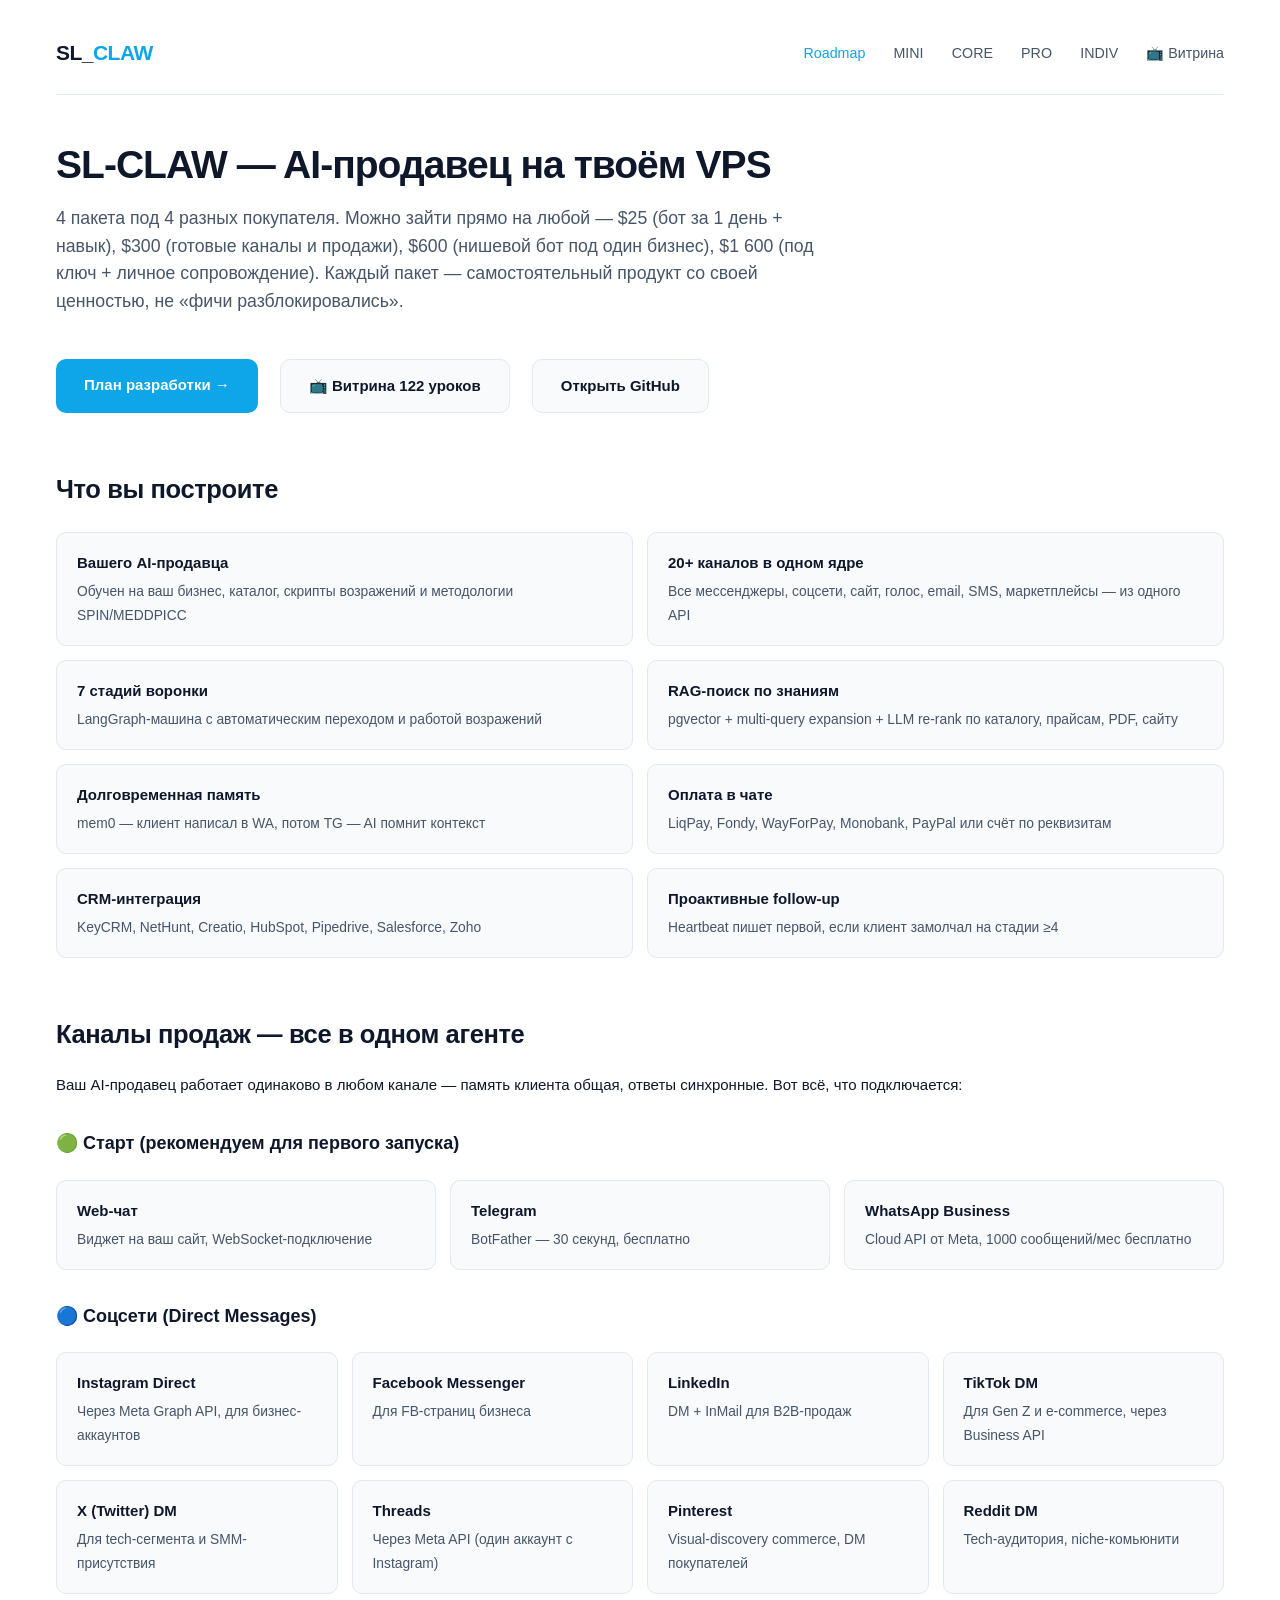
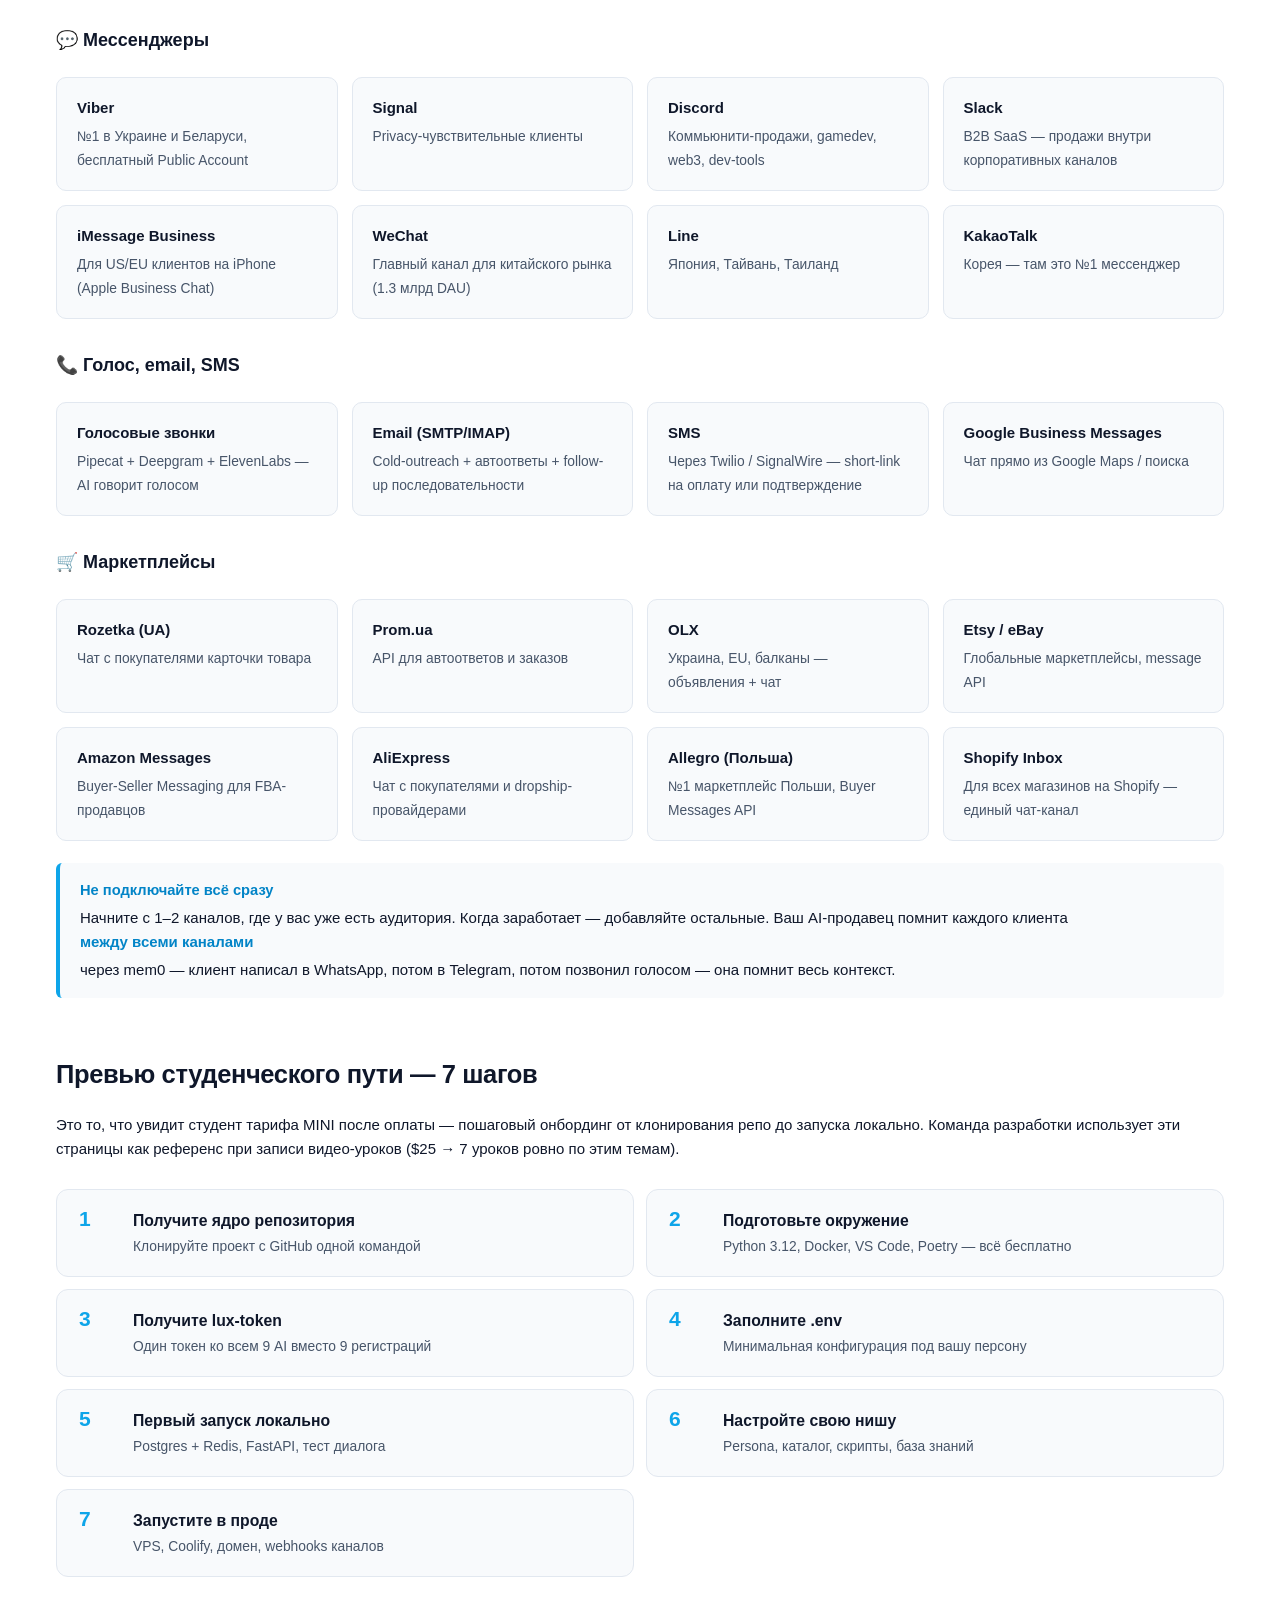
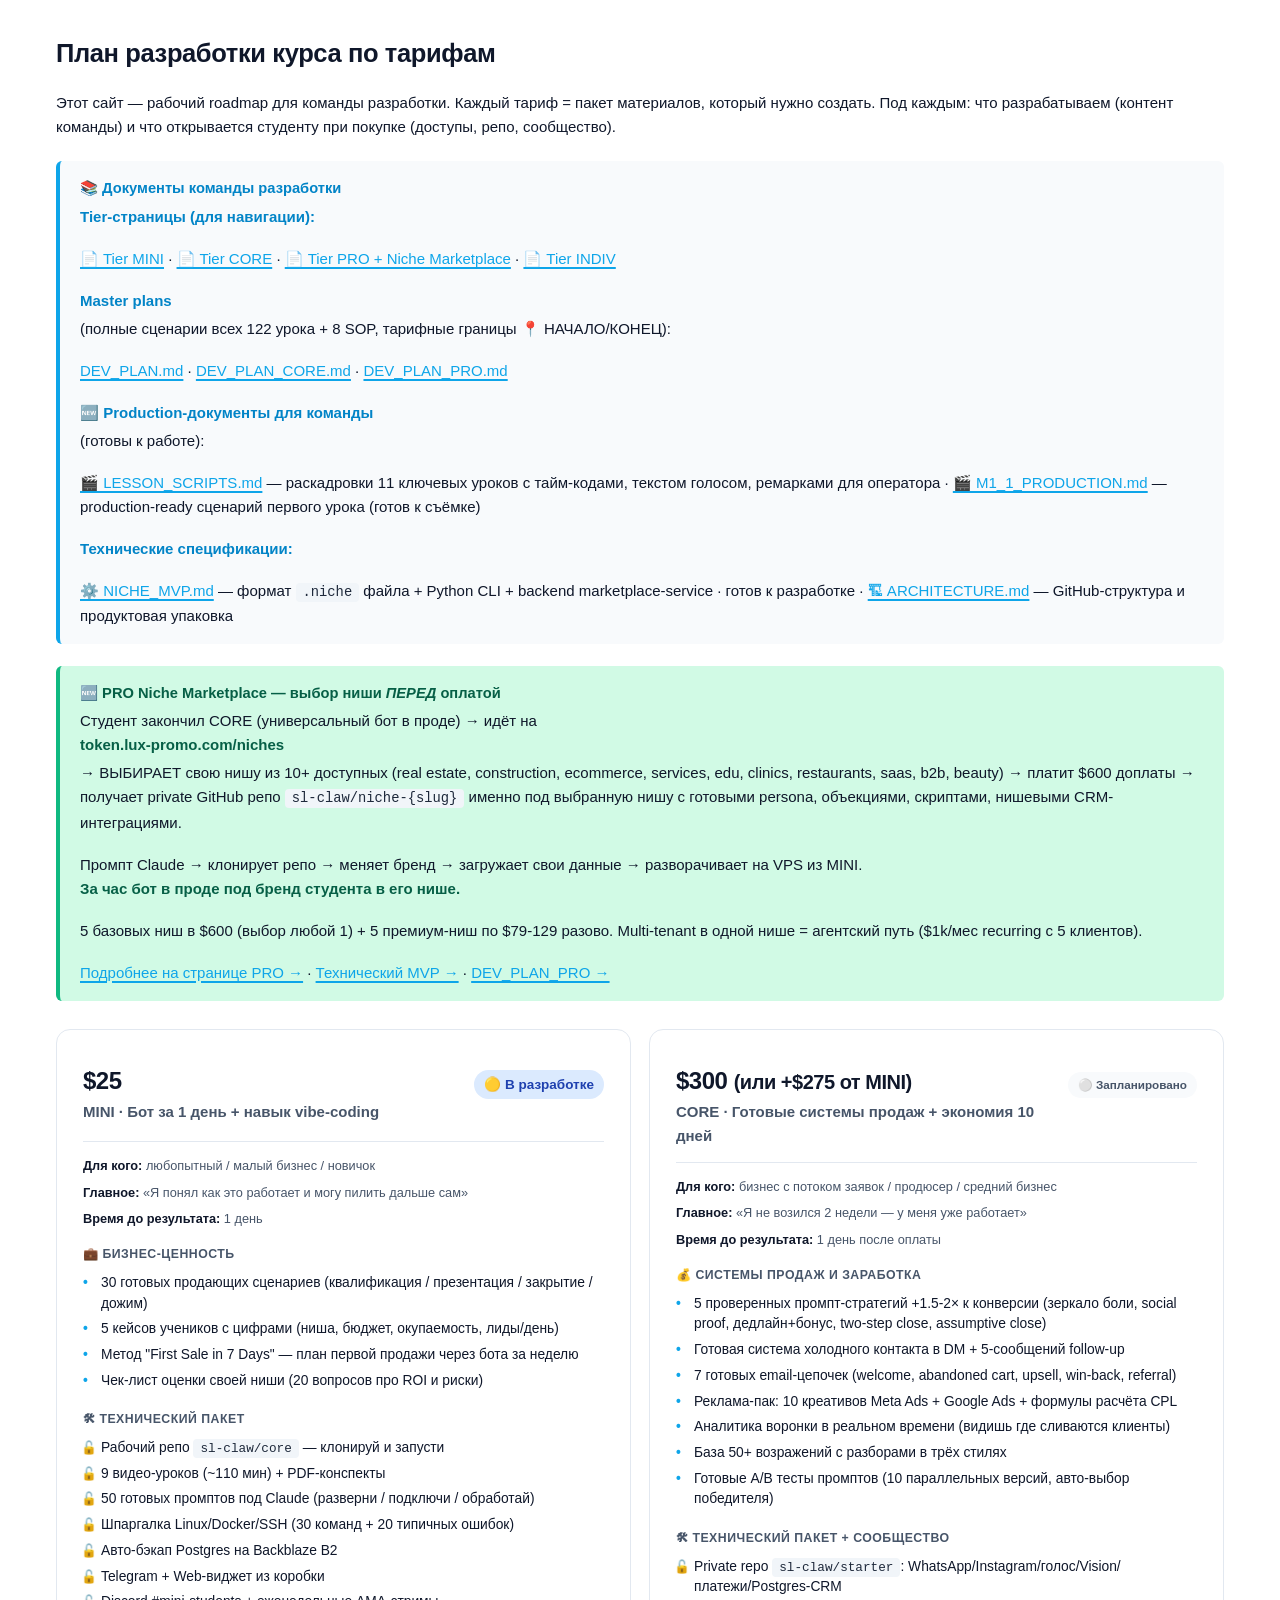
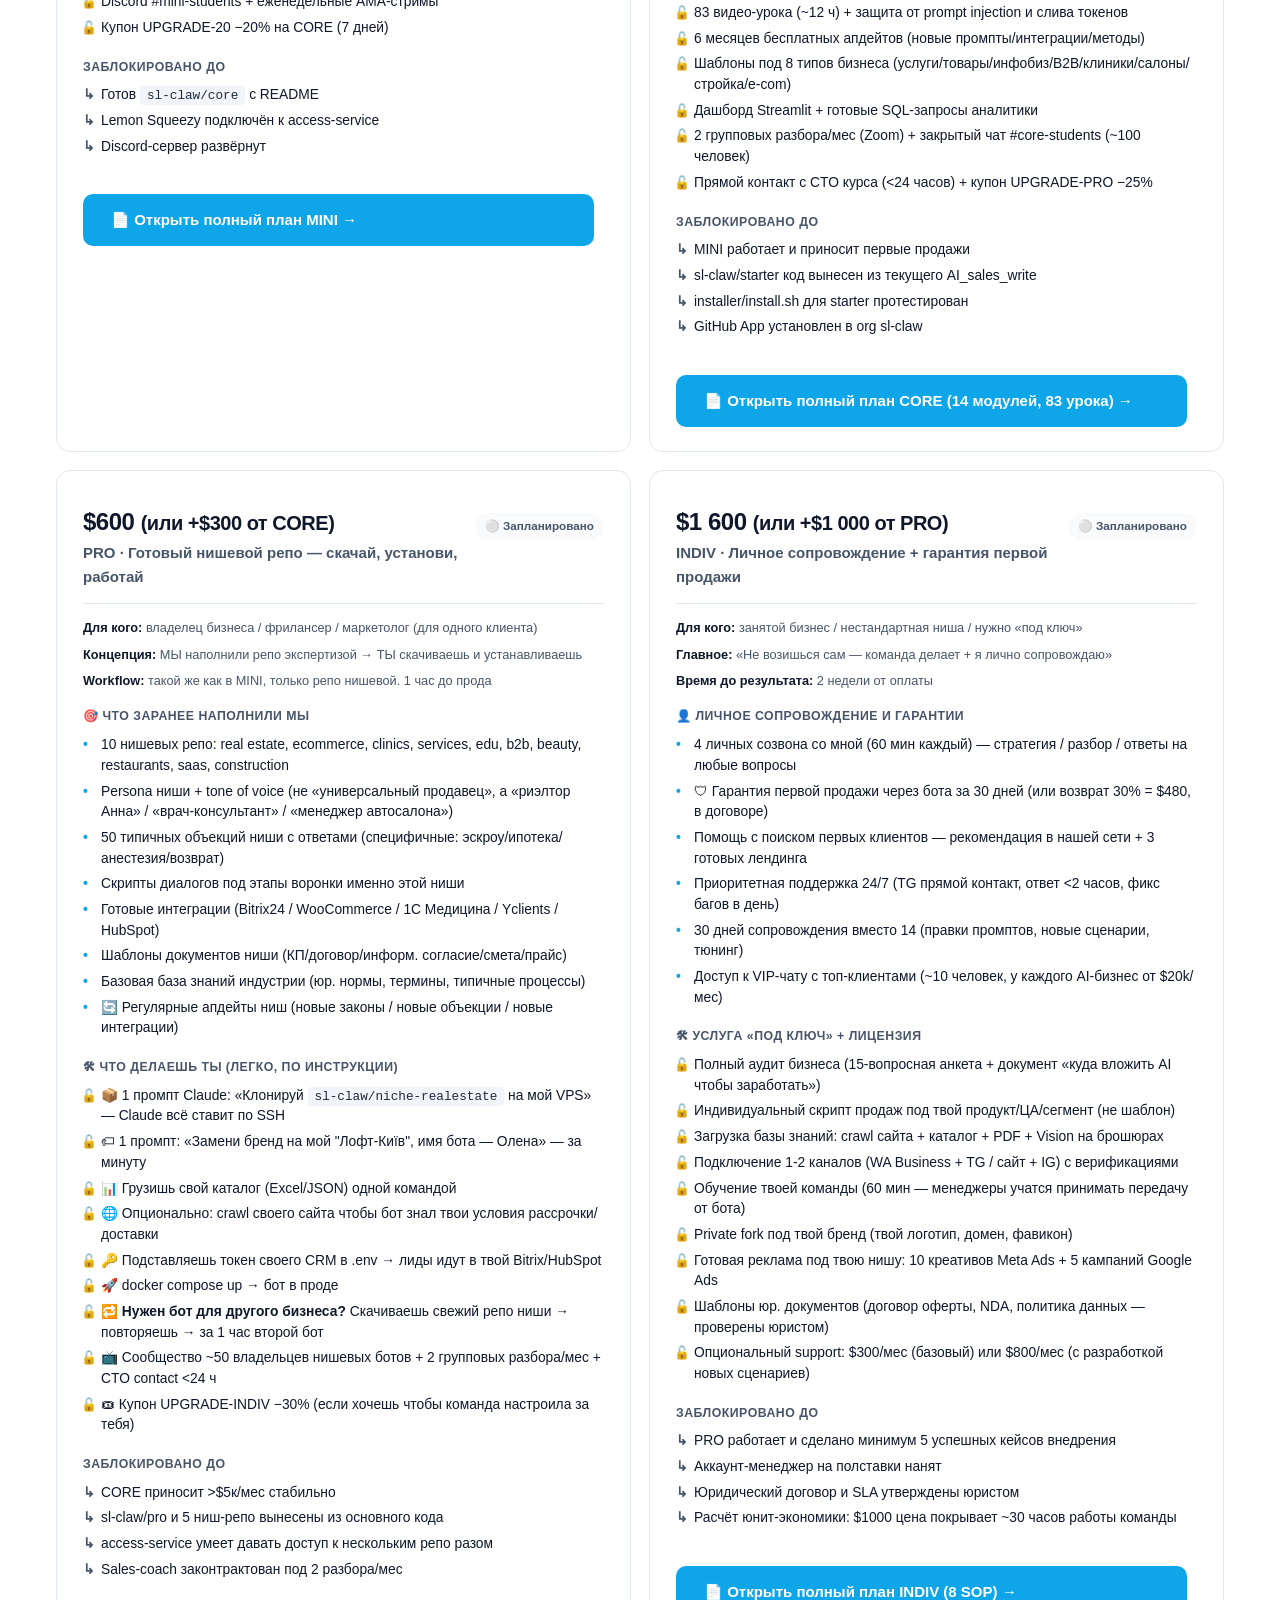
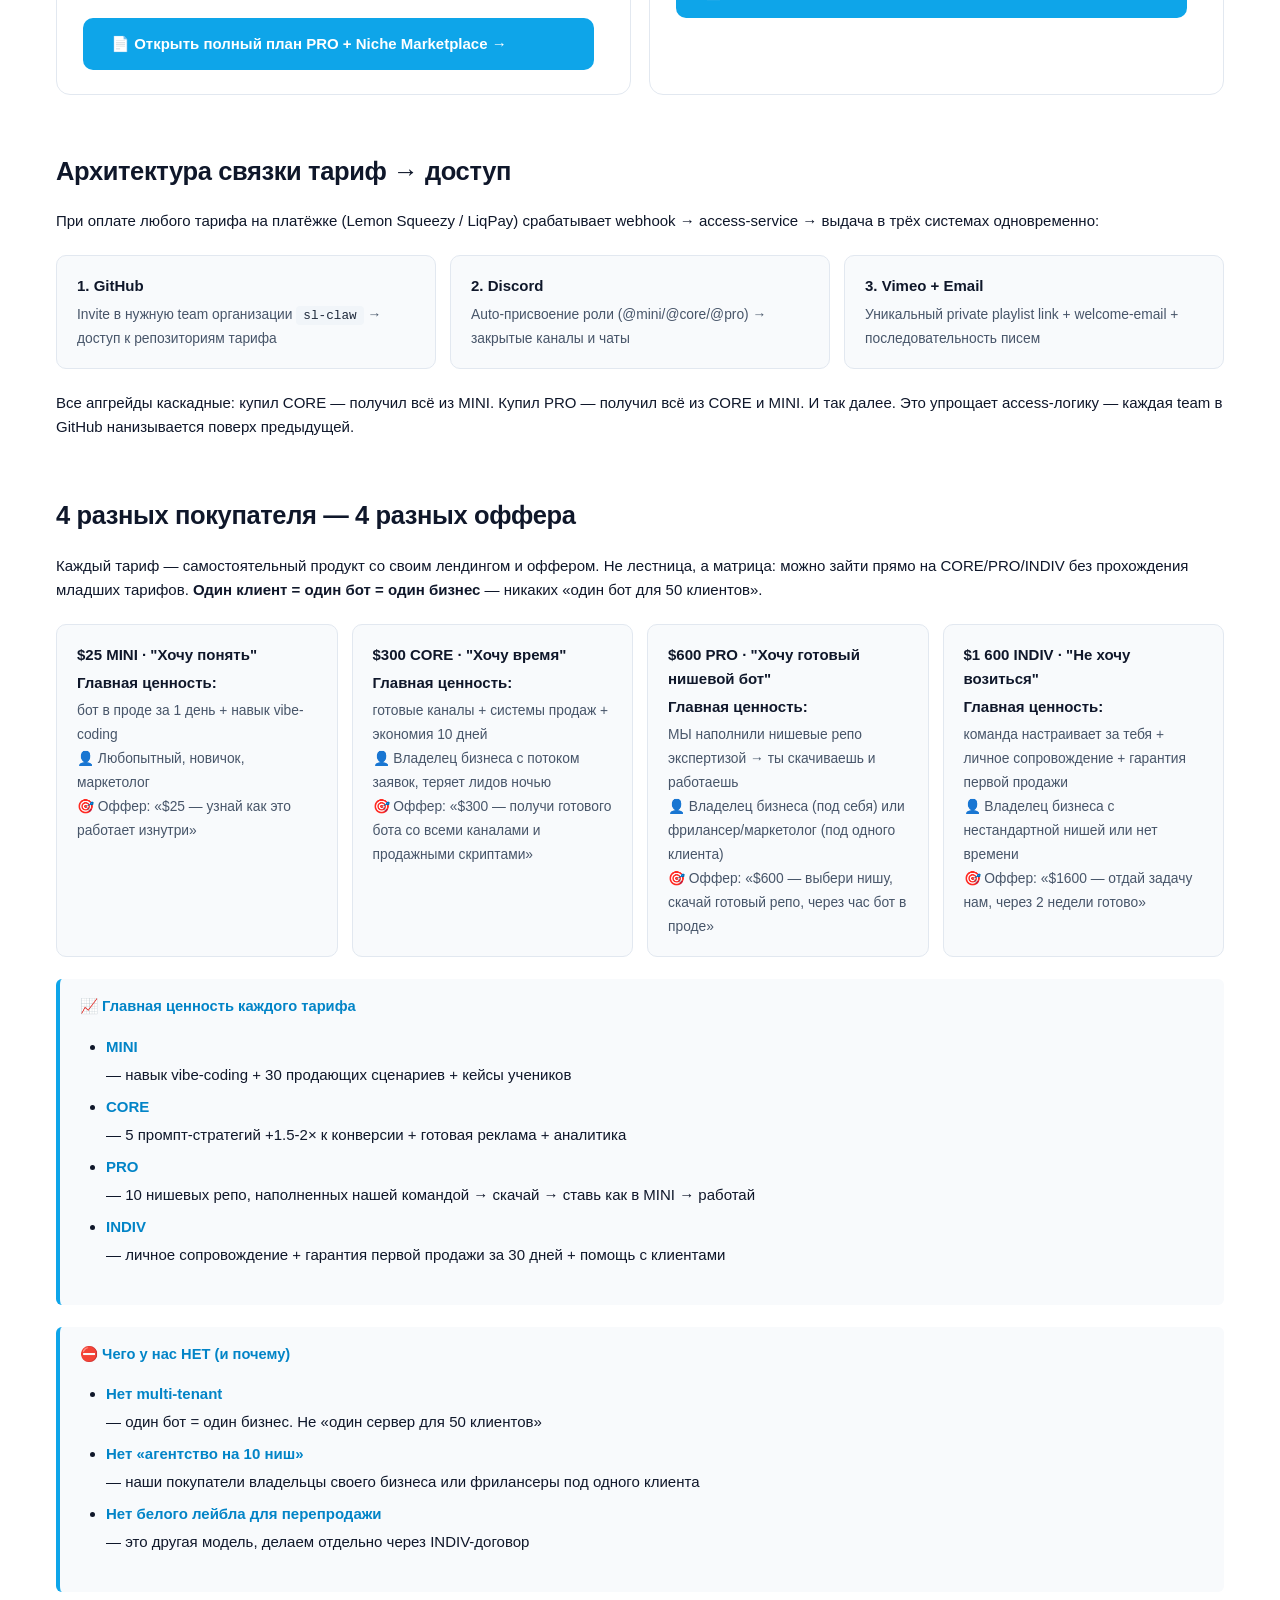
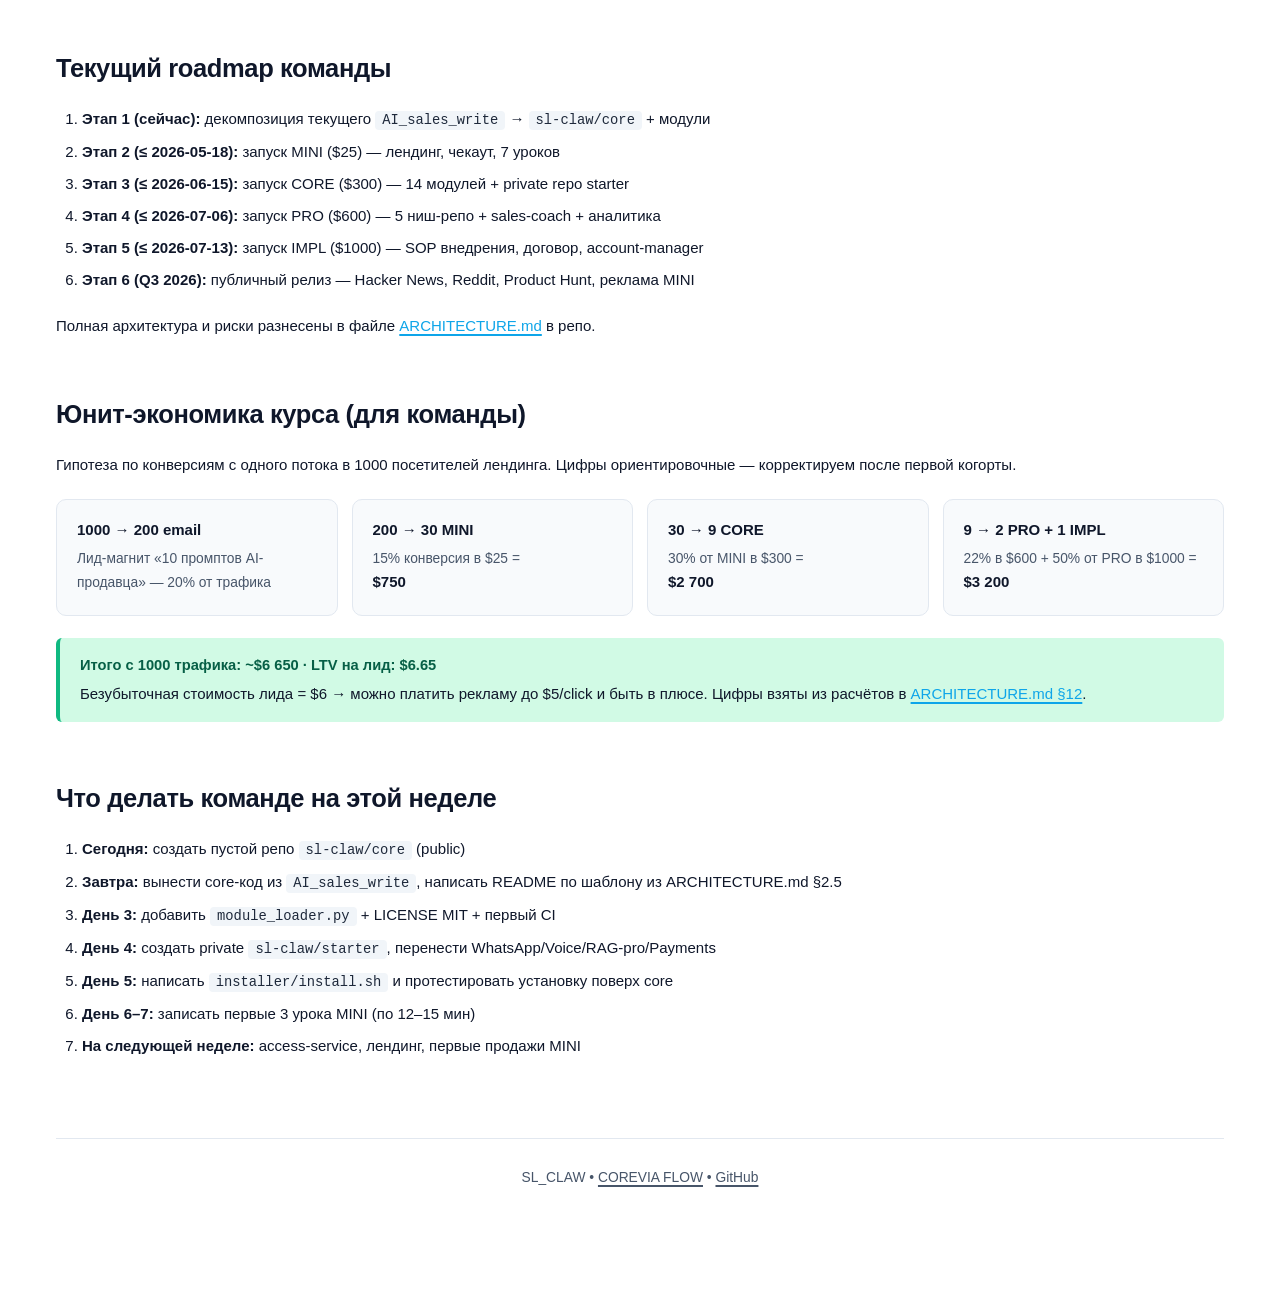
<file: index.html>
<!DOCTYPE html>
<html lang="ru">
<head>
  <meta charset="UTF-8">
  <meta name="viewport" content="width=device-width, initial-scale=1.0">
  <title>SL-CLAW — Курс по сборке AI-продавца за 7 шагов</title>
  <meta name="description" content="SL-CLAW — практический курс: соберите production-ready AI-продавца под свою нишу за 7 шагов. 14 модулей, готовое ядро на GitHub, тарифы от $25 до внедрения под ключ.">
  <link rel="stylesheet" href="styles.css">
</head>
<body>
  <div class="container">

    <header>
      <div class="logo"><a href="index.html">SL_<span class="accent">CLAW</span></a></div>
      <nav>
        <a href="index.html" class="active">Roadmap</a>
        <a href="tier-mini.html">MINI</a>
        <a href="tier-core.html">CORE</a>
        <a href="tier-pro.html">PRO</a>
        <a href="tier-impl.html">INDIV</a>
        <a href="lessons.html">📺 Витрина</a>
      </nav>
    </header>

    <main>

      <section class="hero">
        <h1>SL-CLAW — AI-продавец на твоём VPS</h1>
        <p class="lead">
          4 пакета под 4 разных покупателя. Можно зайти прямо на любой —
          $25 (бот за 1 день + навык), $300 (готовые каналы и продажи), $600 (нишевой бот под один бизнес), $1 600 (под ключ + личное сопровождение).
          Каждый пакет — самостоятельный продукт со своей ценностью, не «фичи разблокировались».
        </p>

        <div class="cta-row">
          <a href="#tarify" class="btn">План разработки →</a>
          <a href="lessons.html" class="btn secondary">📺 Витрина 122 уроков</a>
          <a href="https://github.com/sl-claw/sl_claw_roadmapp" class="btn secondary" target="_blank" rel="noopener">Открыть GitHub</a>
        </div>
      </section>

      <h2>Что вы построите</h2>
      <div class="grid-2">
        <div class="feature">
          <strong>Вашего AI-продавца</strong>
          <span>Обучен на ваш бизнес, каталог, скрипты возражений и методологии SPIN/MEDDPICC</span>
        </div>
        <div class="feature">
          <strong>20+ каналов в одном ядре</strong>
          <span>Все мессенджеры, соцсети, сайт, голос, email, SMS, маркетплейсы — из одного API</span>
        </div>
        <div class="feature">
          <strong>7 стадий воронки</strong>
          <span>LangGraph-машина с автоматическим переходом и работой возражений</span>
        </div>
        <div class="feature">
          <strong>RAG-поиск по знаниям</strong>
          <span>pgvector + multi-query expansion + LLM re-rank по каталогу, прайсам, PDF, сайту</span>
        </div>
        <div class="feature">
          <strong>Долговременная память</strong>
          <span>mem0 — клиент написал в WA, потом TG — AI помнит контекст</span>
        </div>
        <div class="feature">
          <strong>Оплата в чате</strong>
          <span>LiqPay, Fondy, WayForPay, Monobank, PayPal или счёт по реквизитам</span>
        </div>
        <div class="feature">
          <strong>CRM-интеграция</strong>
          <span>KeyCRM, NetHunt, Creatio, HubSpot, Pipedrive, Salesforce, Zoho</span>
        </div>
        <div class="feature">
          <strong>Проактивные follow-up</strong>
          <span>Heartbeat пишет первой, если клиент замолчал на стадии ≥4</span>
        </div>
      </div>

      <h2>Каналы продаж — все в одном агенте</h2>
      <p>Ваш AI-продавец работает одинаково в любом канале — память клиента общая, ответы синхронные. Вот всё, что подключается:</p>

      <h3>🟢 Старт (рекомендуем для первого запуска)</h3>
      <div class="grid-3">
        <div class="feature">
          <strong>Web-чат</strong>
          <span>Виджет на ваш сайт, WebSocket-подключение</span>
        </div>
        <div class="feature">
          <strong>Telegram</strong>
          <span>BotFather — 30 секунд, бесплатно</span>
        </div>
        <div class="feature">
          <strong>WhatsApp Business</strong>
          <span>Cloud API от Meta, 1000 сообщений/мес бесплатно</span>
        </div>
      </div>

      <h3>🔵 Соцсети (Direct Messages)</h3>
      <div class="grid-4">
        <div class="feature">
          <strong>Instagram Direct</strong>
          <span>Через Meta Graph API, для бизнес-аккаунтов</span>
        </div>
        <div class="feature">
          <strong>Facebook Messenger</strong>
          <span>Для FB-страниц бизнеса</span>
        </div>
        <div class="feature">
          <strong>LinkedIn</strong>
          <span>DM + InMail для B2B-продаж</span>
        </div>
        <div class="feature">
          <strong>TikTok DM</strong>
          <span>Для Gen Z и e-commerce, через Business API</span>
        </div>
        <div class="feature">
          <strong>X (Twitter) DM</strong>
          <span>Для tech-сегмента и SMM-присутствия</span>
        </div>
        <div class="feature">
          <strong>Threads</strong>
          <span>Через Meta API (один аккаунт с Instagram)</span>
        </div>
        <div class="feature">
          <strong>Pinterest</strong>
          <span>Visual-discovery commerce, DM покупателей</span>
        </div>
        <div class="feature">
          <strong>Reddit DM</strong>
          <span>Tech-аудитория, niche-комьюнити</span>
        </div>
      </div>

      <h3>💬 Мессенджеры</h3>
      <div class="grid-4">
        <div class="feature">
          <strong>Viber</strong>
          <span>№1 в Украине и Беларуси, бесплатный Public Account</span>
        </div>
        <div class="feature">
          <strong>Signal</strong>
          <span>Privacy-чувствительные клиенты</span>
        </div>
        <div class="feature">
          <strong>Discord</strong>
          <span>Коммьюнити-продажи, gamedev, web3, dev-tools</span>
        </div>
        <div class="feature">
          <strong>Slack</strong>
          <span>B2B SaaS — продажи внутри корпоративных каналов</span>
        </div>
        <div class="feature">
          <strong>iMessage Business</strong>
          <span>Для US/EU клиентов на iPhone (Apple Business Chat)</span>
        </div>
        <div class="feature">
          <strong>WeChat</strong>
          <span>Главный канал для китайского рынка (1.3 млрд DAU)</span>
        </div>
        <div class="feature">
          <strong>Line</strong>
          <span>Япония, Тайвань, Таиланд</span>
        </div>
        <div class="feature">
          <strong>KakaoTalk</strong>
          <span>Корея — там это №1 мессенджер</span>
        </div>
      </div>

      <h3>📞 Голос, email, SMS</h3>
      <div class="grid-4">
        <div class="feature">
          <strong>Голосовые звонки</strong>
          <span>Pipecat + Deepgram + ElevenLabs — AI говорит голосом</span>
        </div>
        <div class="feature">
          <strong>Email (SMTP/IMAP)</strong>
          <span>Cold-outreach + автоответы + follow-up последовательности</span>
        </div>
        <div class="feature">
          <strong>SMS</strong>
          <span>Через Twilio / SignalWire — short-link на оплату или подтверждение</span>
        </div>
        <div class="feature">
          <strong>Google Business Messages</strong>
          <span>Чат прямо из Google Maps / поиска</span>
        </div>
      </div>

      <h3>🛒 Маркетплейсы</h3>
      <div class="grid-4">
        <div class="feature">
          <strong>Rozetka (UA)</strong>
          <span>Чат с покупателями карточки товара</span>
        </div>
        <div class="feature">
          <strong>Prom.ua</strong>
          <span>API для автоответов и заказов</span>
        </div>
        <div class="feature">
          <strong>OLX</strong>
          <span>Украина, EU, балканы — объявления + чат</span>
        </div>
        <div class="feature">
          <strong>Etsy / eBay</strong>
          <span>Глобальные маркетплейсы, message API</span>
        </div>
        <div class="feature">
          <strong>Amazon Messages</strong>
          <span>Buyer-Seller Messaging для FBA-продавцов</span>
        </div>
        <div class="feature">
          <strong>AliExpress</strong>
          <span>Чат с покупателями и dropship-провайдерами</span>
        </div>
        <div class="feature">
          <strong>Allegro (Польша)</strong>
          <span>№1 маркетплейс Польши, Buyer Messages API</span>
        </div>
        <div class="feature">
          <strong>Shopify Inbox</strong>
          <span>Для всех магазинов на Shopify — единый чат-канал</span>
        </div>
      </div>

      <div class="callout">
        <strong>Не подключайте всё сразу</strong>
        <p>Начните с 1–2 каналов, где у вас уже есть аудитория. Когда заработает — добавляйте остальные. Ваш AI-продавец помнит каждого клиента <strong>между всеми каналами</strong> через mem0 — клиент написал в WhatsApp, потом в Telegram, потом позвонил голосом — она помнит весь контекст.</p>
      </div>

      <h2 id="programma">Превью студенческого пути — 7 шагов</h2>
      <p>Это то, что увидит студент тарифа MINI после оплаты — пошаговый онбординг от клонирования репо до запуска локально. Команда разработки использует эти страницы как референс при записи видео-уроков ($25 → 7 уроков ровно по этим темам).</p>

      <ol class="steps-list">
        <li>
          <a href="step-1-clone.html">
            <span class="step-num">1</span>
            <span class="step-body">
              <strong>Получите ядро репозитория</strong>
              <span>Клонируйте проект с GitHub одной командой</span>
            </span>
          </a>
        </li>
        <li>
          <a href="step-2-environment.html">
            <span class="step-num">2</span>
            <span class="step-body">
              <strong>Подготовьте окружение</strong>
              <span>Python 3.12, Docker, VS Code, Poetry — всё бесплатно</span>
            </span>
          </a>
        </li>
        <li>
          <a href="step-3-keys.html">
            <span class="step-num">3</span>
            <span class="step-body">
              <strong>Получите lux-token</strong>
              <span>Один токен ко всем 9 AI вместо 9 регистраций</span>
            </span>
          </a>
        </li>
        <li>
          <a href="step-4-config.html">
            <span class="step-num">4</span>
            <span class="step-body">
              <strong>Заполните .env</strong>
              <span>Минимальная конфигурация под вашу персону</span>
            </span>
          </a>
        </li>
        <li>
          <a href="step-5-launch.html">
            <span class="step-num">5</span>
            <span class="step-body">
              <strong>Первый запуск локально</strong>
              <span>Postgres + Redis, FastAPI, тест диалога</span>
            </span>
          </a>
        </li>
        <li>
          <a href="step-6-niche.html">
            <span class="step-num">6</span>
            <span class="step-body">
              <strong>Настройте свою нишу</strong>
              <span>Persona, каталог, скрипты, база знаний</span>
            </span>
          </a>
        </li>
        <li>
          <a href="step-7-deploy.html">
            <span class="step-num">7</span>
            <span class="step-body">
              <strong>Запустите в проде</strong>
              <span>VPS, Coolify, домен, webhooks каналов</span>
            </span>
          </a>
        </li>
      </ol>

      <h2 id="tarify">План разработки курса по тарифам</h2>
      <p>Этот сайт — рабочий roadmap для команды разработки. Каждый тариф = пакет материалов, который нужно создать. Под каждым: что разрабатываем (контент команды) и что открывается студенту при покупке (доступы, репо, сообщество).</p>

      <div class="callout">
        <strong>📚 Документы команды разработки</strong>
        <p><strong>Tier-страницы (для навигации):</strong></p>
        <p>
          <a href="tier-mini.html">📄 Tier MINI</a> ·
          <a href="tier-core.html">📄 Tier CORE</a> ·
          <a href="tier-pro.html">📄 Tier PRO + Niche Marketplace</a> ·
          <a href="tier-impl.html">📄 Tier INDIV</a>
        </p>
        <p><strong>Master plans</strong> (полные сценарии всех 122 урока + 8 SOP, тарифные границы 📍 НАЧАЛО/КОНЕЦ):</p>
        <p>
          <a href="https://github.com/sl-claw/sl_claw_roadmapp/blob/main/DEV_PLAN.md" target="_blank" rel="noopener">DEV_PLAN.md</a> ·
          <a href="https://github.com/sl-claw/sl_claw_roadmapp/blob/main/DEV_PLAN_CORE.md" target="_blank" rel="noopener">DEV_PLAN_CORE.md</a> ·
          <a href="https://github.com/sl-claw/sl_claw_roadmapp/blob/main/DEV_PLAN_PRO.md" target="_blank" rel="noopener">DEV_PLAN_PRO.md</a>
        </p>
        <p><strong>🆕 Production-документы для команды</strong> (готовы к работе):</p>
        <p>
          <a href="https://github.com/sl-claw/sl_claw_roadmapp/blob/main/LESSON_SCRIPTS.md" target="_blank" rel="noopener">🎬 LESSON_SCRIPTS.md</a> — раскадровки 11 ключевых уроков с тайм-кодами, текстом голосом, ремарками для оператора ·
          <a href="https://github.com/sl-claw/sl_claw_roadmapp/blob/main/M1_1_PRODUCTION.md" target="_blank" rel="noopener">🎬 M1_1_PRODUCTION.md</a> — production-ready сценарий первого урока (готов к съёмке)
        </p>
        <p><strong>Технические спецификации:</strong></p>
        <p>
          <a href="https://github.com/sl-claw/sl_claw_roadmapp/blob/main/NICHE_MVP.md" target="_blank" rel="noopener">⚙️ NICHE_MVP.md</a> — формат <code>.niche</code> файла + Python CLI + backend marketplace-service · готов к разработке ·
          <a href="https://github.com/vimana-tcg/AI_sales_write/blob/main/ARCHITECTURE.md" target="_blank" rel="noopener">🏗 ARCHITECTURE.md</a> — GitHub-структура и продуктовая упаковка
        </p>
      </div>

      <div class="callout success" style="margin-top: 18px;">
        <strong>🆕 PRO Niche Marketplace — выбор ниши <em>ПЕРЕД</em> оплатой</strong>
        <p>Студент закончил CORE (универсальный бот в проде) → идёт на <strong>token.lux-promo.com/niches</strong> → ВЫБИРАЕТ свою нишу из 10+ доступных (real estate, construction, ecommerce, services, edu, clinics, restaurants, saas, b2b, beauty) → платит $600 доплаты → получает private GitHub репо <code>sl-claw/niche-{slug}</code> именно под выбранную нишу с готовыми persona, объекциями, скриптами, нишевыми CRM-интеграциями.</p>
        <p>Промпт Claude → клонирует репо → меняет бренд → загружает свои данные → разворачивает на VPS из MINI. <strong>За час бот в проде под бренд студента в его нише.</strong></p>
        <p>5 базовых ниш в $600 (выбор любой 1) + 5 премиум-ниш по $79-129 разово. Multi-tenant в одной нише = агентский путь ($1k/мес recurring с 5 клиентов).</p>
        <p><a href="tier-pro.html">Подробнее на странице PRO →</a> · <a href="https://github.com/sl-claw/sl_claw_roadmapp/blob/main/NICHE_MVP.md" target="_blank" rel="noopener">Технический MVP →</a> · <a href="https://github.com/sl-claw/sl_claw_roadmapp/blob/main/DEV_PLAN_PRO.md" target="_blank" rel="noopener">DEV_PLAN_PRO →</a></p>
      </div>

      <div class="dev-tiers">

        <!-- ===== $25 MINI ===== -->
        <article class="dev-tier">
          <header class="dev-tier-head">
            <div>
              <div class="price">$25</div>
              <div class="name">MINI · Бот за 1 день + навык vibe-coding</div>
            </div>
            <span class="dev-status progress">🟡 В разработке</span>
          </header>

          <div class="dev-tier-meta">
            <span><strong>Для кого:</strong> любопытный / малый бизнес / новичок</span>
            <span><strong>Главное:</strong> «Я понял как это работает и могу пилить дальше сам»</span>
            <span><strong>Время до результата:</strong> 1 день</span>
          </div>

          <div class="dev-section">
            <h4>💼 Бизнес-ценность</h4>
            <ul>
              <li>30 готовых продающих сценариев (квалификация / презентация / закрытие / дожим)</li>
              <li>5 кейсов учеников с цифрами (ниша, бюджет, окупаемость, лиды/день)</li>
              <li>Метод "First Sale in 7 Days" — план первой продажи через бота за неделю</li>
              <li>Чек-лист оценки своей ниши (20 вопросов про ROI и риски)</li>
            </ul>
          </div>

          <div class="dev-section unlocks">
            <h4>🛠 Технический пакет</h4>
            <ul>
              <li>Рабочий репо <code>sl-claw/core</code> — клонируй и запусти</li>
              <li>9 видео-уроков (~110 мин) + PDF-конспекты</li>
              <li>50 готовых промптов под Claude (разверни / подключи / обработай)</li>
              <li>Шпаргалка Linux/Docker/SSH (30 команд + 20 типичных ошибок)</li>
              <li>Авто-бэкап Postgres на Backblaze B2</li>
              <li>Telegram + Web-виджет из коробки</li>
              <li>Discord #mini-students + еженедельные AMA-стримы</li>
              <li>Купон UPGRADE-20 −20% на CORE (7 дней)</li>
            </ul>
          </div>

          <div class="dev-section deps">
            <h4>Заблокировано до</h4>
            <ul>
              <li>Готов <code>sl-claw/core</code> с README</li>
              <li>Lemon Squeezy подключён к access-service</li>
              <li>Discord-сервер развёрнут</li>
            </ul>
          </div>

          <a href="tier-mini.html" class="btn" style="margin-top: 18px;">📄 Открыть полный план MINI →</a>
        </article>

        <!-- ===== $300 CORE ===== -->
        <article class="dev-tier">
          <header class="dev-tier-head">
            <div>
              <div class="price">$300 <small>(или +$275 от MINI)</small></div>
              <div class="name">CORE · Готовые системы продаж + экономия 10 дней</div>
            </div>
            <span class="dev-status planned">⚪ Запланировано</span>
          </header>

          <div class="dev-tier-meta">
            <span><strong>Для кого:</strong> бизнес с потоком заявок / продюсер / средний бизнес</span>
            <span><strong>Главное:</strong> «Я не возился 2 недели — у меня уже работает»</span>
            <span><strong>Время до результата:</strong> 1 день после оплаты</span>
          </div>

          <div class="dev-section">
            <h4>💰 Системы продаж и заработка</h4>
            <ul>
              <li>5 проверенных промпт-стратегий +1.5-2× к конверсии (зеркало боли, social proof, дедлайн+бонус, two-step close, assumptive close)</li>
              <li>Готовая система холодного контакта в DM + 5-сообщений follow-up</li>
              <li>7 готовых email-цепочек (welcome, abandoned cart, upsell, win-back, referral)</li>
              <li>Реклама-пак: 10 креативов Meta Ads + Google Ads + формулы расчёта CPL</li>
              <li>Аналитика воронки в реальном времени (видишь где сливаются клиенты)</li>
              <li>База 50+ возражений с разборами в трёх стилях</li>
              <li>Готовые A/B тесты промптов (10 параллельных версий, авто-выбор победителя)</li>
            </ul>
          </div>

          <div class="dev-section unlocks">
            <h4>🛠 Технический пакет + сообщество</h4>
            <ul>
              <li>Private repo <code>sl-claw/starter</code>: WhatsApp/Instagram/голос/Vision/платежи/Postgres-CRM</li>
              <li>83 видео-урока (~12 ч) + защита от prompt injection и слива токенов</li>
              <li>6 месяцев бесплатных апдейтов (новые промпты/интеграции/методы)</li>
              <li>Шаблоны под 8 типов бизнеса (услуги/товары/инфобиз/B2B/клиники/салоны/стройка/e-com)</li>
              <li>Дашборд Streamlit + готовые SQL-запросы аналитики</li>
              <li>2 групповых разбора/мес (Zoom) + закрытый чат #core-students (~100 человек)</li>
              <li>Прямой контакт с CTO курса (<24 часов) + купон UPGRADE-PRO −25%</li>
            </ul>
          </div>

          <div class="dev-section deps">
            <h4>Заблокировано до</h4>
            <ul>
              <li>MINI работает и приносит первые продажи</li>
              <li>sl-claw/starter код вынесен из текущего AI_sales_write</li>
              <li>installer/install.sh для starter протестирован</li>
              <li>GitHub App установлен в org sl-claw</li>
            </ul>
          </div>

          <a href="tier-core.html" class="btn" style="margin-top: 18px;">📄 Открыть полный план CORE (14 модулей, 83 урока) →</a>
        </article>

        <!-- ===== $600 PRO ===== -->
        <article class="dev-tier">
          <header class="dev-tier-head">
            <div>
              <div class="price">$600 <small>(или +$300 от CORE)</small></div>
              <div class="name">PRO · Готовый нишевой репо — скачай, установи, работай</div>
            </div>
            <span class="dev-status planned">⚪ Запланировано</span>
          </header>

          <div class="dev-tier-meta">
            <span><strong>Для кого:</strong> владелец бизнеса / фрилансер / маркетолог (для одного клиента)</span>
            <span><strong>Концепция:</strong> МЫ наполнили репо экспертизой → ТЫ скачиваешь и устанавливаешь</span>
            <span><strong>Workflow:</strong> такой же как в MINI, только репо нишевой. 1 час до прода</span>
          </div>

          <div class="dev-section">
            <h4>🎯 Что заранее наполнили МЫ</h4>
            <ul>
              <li>10 нишевых репо: real estate, ecommerce, clinics, services, edu, b2b, beauty, restaurants, saas, construction</li>
              <li>Persona ниши + tone of voice (не «универсальный продавец», а «риэлтор Анна» / «врач-консультант» / «менеджер автосалона»)</li>
              <li>50 типичных объекций ниши с ответами (специфичные: эскроу/ипотека/анестезия/возврат)</li>
              <li>Скрипты диалогов под этапы воронки именно этой ниши</li>
              <li>Готовые интеграции (Bitrix24 / WooCommerce / 1С Медицина / Yclients / HubSpot)</li>
              <li>Шаблоны документов ниши (КП/договор/информ. согласие/смета/прайс)</li>
              <li>Базовая база знаний индустрии (юр. нормы, термины, типичные процессы)</li>
              <li>🔄 Регулярные апдейты ниш (новые законы / новые объекции / новые интеграции)</li>
            </ul>
          </div>

          <div class="dev-section unlocks">
            <h4>🛠 Что делаешь ТЫ (легко, по инструкции)</h4>
            <ul>
              <li>📦 1 промпт Claude: «Клонируй <code>sl-claw/niche-realestate</code> на мой VPS» — Claude всё ставит по SSH</li>
              <li>🏷 1 промпт: «Замени бренд на мой "Лофт-Київ", имя бота — Олена» — за минуту</li>
              <li>📊 Грузишь свой каталог (Excel/JSON) одной командой</li>
              <li>🌐 Опционально: crawl своего сайта чтобы бот знал твои условия рассрочки/доставки</li>
              <li>🔑 Подставляешь токен своего CRM в .env → лиды идут в твой Bitrix/HubSpot</li>
              <li>🚀 docker compose up → бот в проде</li>
              <li>🔁 <strong>Нужен бот для другого бизнеса?</strong> Скачиваешь свежий репо ниши → повторяешь → за 1 час второй бот</li>
              <li>📺 Сообщество ~50 владельцев нишевых ботов + 2 групповых разбора/мес + CTO contact <24 ч</li>
              <li>🎟 Купон UPGRADE-INDIV −30% (если хочешь чтобы команда настроила за тебя)</li>
            </ul>
          </div>

          <div class="dev-section deps">
            <h4>Заблокировано до</h4>
            <ul>
              <li>CORE приносит >$5к/мес стабильно</li>
              <li>sl-claw/pro и 5 ниш-репо вынесены из основного кода</li>
              <li>access-service умеет давать доступ к нескольким репо разом</li>
              <li>Sales-coach законтрактован под 2 разбора/мес</li>
            </ul>
          </div>

          <a href="tier-pro.html" class="btn" style="margin-top: 18px;">📄 Открыть полный план PRO + Niche Marketplace →</a>
        </article>

        <!-- ===== $1600 INDIV ===== -->
        <article class="dev-tier">
          <header class="dev-tier-head">
            <div>
              <div class="price">$1 600 <small>(или +$1 000 от PRO)</small></div>
              <div class="name">INDIV · Личное сопровождение + гарантия первой продажи</div>
            </div>
            <span class="dev-status planned">⚪ Запланировано</span>
          </header>

          <div class="dev-tier-meta">
            <span><strong>Для кого:</strong> занятой бизнес / нестандартная ниша / нужно «под ключ»</span>
            <span><strong>Главное:</strong> «Не возишься сам — команда делает + я лично сопровождаю»</span>
            <span><strong>Время до результата:</strong> 2 недели от оплаты</span>
          </div>

          <div class="dev-section">
            <h4>👤 Личное сопровождение и гарантии</h4>
            <ul>
              <li>4 личных созвона со мной (60 мин каждый) — стратегия / разбор / ответы на любые вопросы</li>
              <li>🛡 Гарантия первой продажи через бота за 30 дней (или возврат 30% = $480, в договоре)</li>
              <li>Помощь с поиском первых клиентов — рекомендация в нашей сети + 3 готовых лендинга</li>
              <li>Приоритетная поддержка 24/7 (TG прямой контакт, ответ <2 часов, фикс багов в день)</li>
              <li>30 дней сопровождения вместо 14 (правки промптов, новые сценарии, тюнинг)</li>
              <li>Доступ к VIP-чату с топ-клиентами (~10 человек, у каждого AI-бизнес от $20k/мес)</li>
            </ul>
          </div>

          <div class="dev-section unlocks">
            <h4>🛠 Услуга «под ключ» + лицензия</h4>
            <ul>
              <li>Полный аудит бизнеса (15-вопросная анкета + документ «куда вложить AI чтобы заработать»)</li>
              <li>Индивидуальный скрипт продаж под твой продукт/ЦА/сегмент (не шаблон)</li>
              <li>Загрузка базы знаний: crawl сайта + каталог + PDF + Vision на брошюрах</li>
              <li>Подключение 1-2 каналов (WA Business + TG / сайт + IG) с верификациями</li>
              <li>Обучение твоей команды (60 мин — менеджеры учатся принимать передачу от бота)</li>
              <li>Private fork под твой бренд (твой логотип, домен, фавикон)</li>
              <li>Готовая реклама под твою нишу: 10 креативов Meta Ads + 5 кампаний Google Ads</li>
              <li>Шаблоны юр. документов (договор оферты, NDA, политика данных — проверены юристом)</li>
              <li>Опциональный support: $300/мес (базовый) или $800/мес (с разработкой новых сценариев)</li>
            </ul>
          </div>

          <div class="dev-section deps">
            <h4>Заблокировано до</h4>
            <ul>
              <li>PRO работает и сделано минимум 5 успешных кейсов внедрения</li>
              <li>Аккаунт-менеджер на полставки нанят</li>
              <li>Юридический договор и SLA утверждены юристом</li>
              <li>Расчёт юнит-экономики: $1000 цена покрывает ~30 часов работы команды</li>
            </ul>
          </div>

          <a href="tier-impl.html" class="btn" style="margin-top: 18px;">📄 Открыть полный план INDIV (8 SOP) →</a>
        </article>

      </div>

      <h2>Архитектура связки тариф → доступ</h2>
      <p>При оплате любого тарифа на платёжке (Lemon Squeezy / LiqPay) срабатывает webhook → access-service → выдача в трёх системах одновременно:</p>

      <div class="grid-3">
        <div class="feature">
          <strong>1. GitHub</strong>
          <span>Invite в нужную team организации <code>sl-claw</code> → доступ к репозиториям тарифа</span>
        </div>
        <div class="feature">
          <strong>2. Discord</strong>
          <span>Auto-присвоение роли (@mini/@core/@pro) → закрытые каналы и чаты</span>
        </div>
        <div class="feature">
          <strong>3. Vimeo + Email</strong>
          <span>Уникальный private playlist link + welcome-email + последовательность писем</span>
        </div>
      </div>

      <p>Все апгрейды каскадные: купил CORE — получил всё из MINI. Купил PRO — получил всё из CORE и MINI. И так далее. Это упрощает access-логику — каждая team в GitHub нанизывается поверх предыдущей.</p>

      <h2>4 разных покупателя — 4 разных оффера</h2>
      <p>Каждый тариф — самостоятельный продукт со своим лендингом и оффером. Не лестница, а матрица: можно зайти прямо на CORE/PRO/INDIV без прохождения младших тарифов. <strong>Один клиент = один бот = один бизнес</strong> — никаких «один бот для 50 клиентов».</p>
      <div class="grid-4">
        <div class="feature">
          <strong>$25 MINI · "Хочу понять"</strong>
          <span><strong>Главная ценность:</strong> бот в проде за 1 день + навык vibe-coding<br>👤 Любопытный, новичок, маркетолог<br>🎯 Оффер: «$25 — узнай как это работает изнутри»</span>
        </div>
        <div class="feature">
          <strong>$300 CORE · "Хочу время"</strong>
          <span><strong>Главная ценность:</strong> готовые каналы + системы продаж + экономия 10 дней<br>👤 Владелец бизнеса с потоком заявок, теряет лидов ночью<br>🎯 Оффер: «$300 — получи готового бота со всеми каналами и продажными скриптами»</span>
        </div>
        <div class="feature">
          <strong>$600 PRO · "Хочу готовый нишевой бот"</strong>
          <span><strong>Главная ценность:</strong> МЫ наполнили нишевые репо экспертизой → ты скачиваешь и работаешь<br>👤 Владелец бизнеса (под себя) или фрилансер/маркетолог (под одного клиента)<br>🎯 Оффер: «$600 — выбери нишу, скачай готовый репо, через час бот в проде»</span>
        </div>
        <div class="feature">
          <strong>$1 600 INDIV · "Не хочу возиться"</strong>
          <span><strong>Главная ценность:</strong> команда настраивает за тебя + личное сопровождение + гарантия первой продажи<br>👤 Владелец бизнеса с нестандартной нишей или нет времени<br>🎯 Оффер: «$1600 — отдай задачу нам, через 2 недели готово»</span>
        </div>
      </div>

      <div class="callout">
        <strong>📈 Главная ценность каждого тарифа</strong>
        <ul>
          <li><strong>MINI</strong> — навык vibe-coding + 30 продающих сценариев + кейсы учеников</li>
          <li><strong>CORE</strong> — 5 промпт-стратегий +1.5-2× к конверсии + готовая реклама + аналитика</li>
          <li><strong>PRO</strong> — 10 нишевых репо, наполненных нашей командой → скачай → ставь как в MINI → работай</li>
          <li><strong>INDIV</strong> — личное сопровождение + гарантия первой продажи за 30 дней + помощь с клиентами</li>
        </ul>
      </div>

      <div class="callout">
        <strong>⛔ Чего у нас НЕТ (и почему)</strong>
        <ul>
          <li><strong>Нет multi-tenant</strong> — один бот = один бизнес. Не «один сервер для 50 клиентов»</li>
          <li><strong>Нет «агентство на 10 ниш»</strong> — наши покупатели владельцы своего бизнеса или фрилансеры под одного клиента</li>
          <li><strong>Нет белого лейбла для перепродажи</strong> — это другая модель, делаем отдельно через INDIV-договор</li>
        </ul>
      </div>

      <h2>Текущий roadmap команды</h2>
      <ol>
        <li><strong>Этап 1 (сейчас):</strong> декомпозиция текущего <code>AI_sales_write</code> → <code>sl-claw/core</code> + модули</li>
        <li><strong>Этап 2 (≤ 2026-05-18):</strong> запуск MINI ($25) — лендинг, чекаут, 7 уроков</li>
        <li><strong>Этап 3 (≤ 2026-06-15):</strong> запуск CORE ($300) — 14 модулей + private repo starter</li>
        <li><strong>Этап 4 (≤ 2026-07-06):</strong> запуск PRO ($600) — 5 ниш-репо + sales-coach + аналитика</li>
        <li><strong>Этап 5 (≤ 2026-07-13):</strong> запуск IMPL ($1000) — SOP внедрения, договор, account-manager</li>
        <li><strong>Этап 6 (Q3 2026):</strong> публичный релиз — Hacker News, Reddit, Product Hunt, реклама MINI</li>
      </ol>

      <p>Полная архитектура и риски разнесены в файле <a href="https://github.com/sl-claw/sl_claw_roadmapp" target="_blank" rel="noopener">ARCHITECTURE.md</a> в репо.</p>

      <h2>Юнит-экономика курса (для команды)</h2>
      <p>Гипотеза по конверсиям с одного потока в 1000 посетителей лендинга. Цифры ориентировочные — корректируем после первой когорты.</p>

      <div class="grid-4">
        <div class="feature">
          <strong>1000 → 200 email</strong>
          <span>Лид-магнит «10 промптов AI-продавца» — 20% от трафика</span>
        </div>
        <div class="feature">
          <strong>200 → 30 MINI</strong>
          <span>15% конверсия в $25 = <strong>$750</strong></span>
        </div>
        <div class="feature">
          <strong>30 → 9 CORE</strong>
          <span>30% от MINI в $300 = <strong>$2 700</strong></span>
        </div>
        <div class="feature">
          <strong>9 → 2 PRO + 1 IMPL</strong>
          <span>22% в $600 + 50% от PRO в $1000 = <strong>$3 200</strong></span>
        </div>
      </div>

      <div class="callout success">
        <strong>Итого с 1000 трафика: ~$6 650 · LTV на лид: $6.65</strong>
        <p>Безубыточная стоимость лида = $6 → можно платить рекламу до $5/click и быть в плюсе. Цифры взяты из расчётов в <a href="https://github.com/sl-claw/sl_claw_roadmapp" target="_blank" rel="noopener">ARCHITECTURE.md §12</a>.</p>
      </div>

      <h2>Что делать команде на этой неделе</h2>
      <ol>
        <li><strong>Сегодня:</strong> создать пустой репо <code>sl-claw/core</code> (public)</li>
        <li><strong>Завтра:</strong> вынести core-код из <code>AI_sales_write</code>, написать README по шаблону из ARCHITECTURE.md §2.5</li>
        <li><strong>День 3:</strong> добавить <code>module_loader.py</code> + LICENSE MIT + первый CI</li>
        <li><strong>День 4:</strong> создать private <code>sl-claw/starter</code>, перенести WhatsApp/Voice/RAG-pro/Payments</li>
        <li><strong>День 5:</strong> написать <code>installer/install.sh</code> и протестировать установку поверх core</li>
        <li><strong>День 6–7:</strong> записать первые 3 урока MINI (по 12–15 мин)</li>
        <li><strong>На следующей неделе:</strong> access-service, лендинг, первые продажи MINI</li>
      </ol>

    </main>

    <footer>
      SL_CLAW • <a href="https://coreviaflow.space">COREVIA FLOW</a> • <a href="https://github.com/sl-claw/sl_claw_roadmapp">GitHub</a>
    </footer>

  </div>
</body>
</html>
</file>
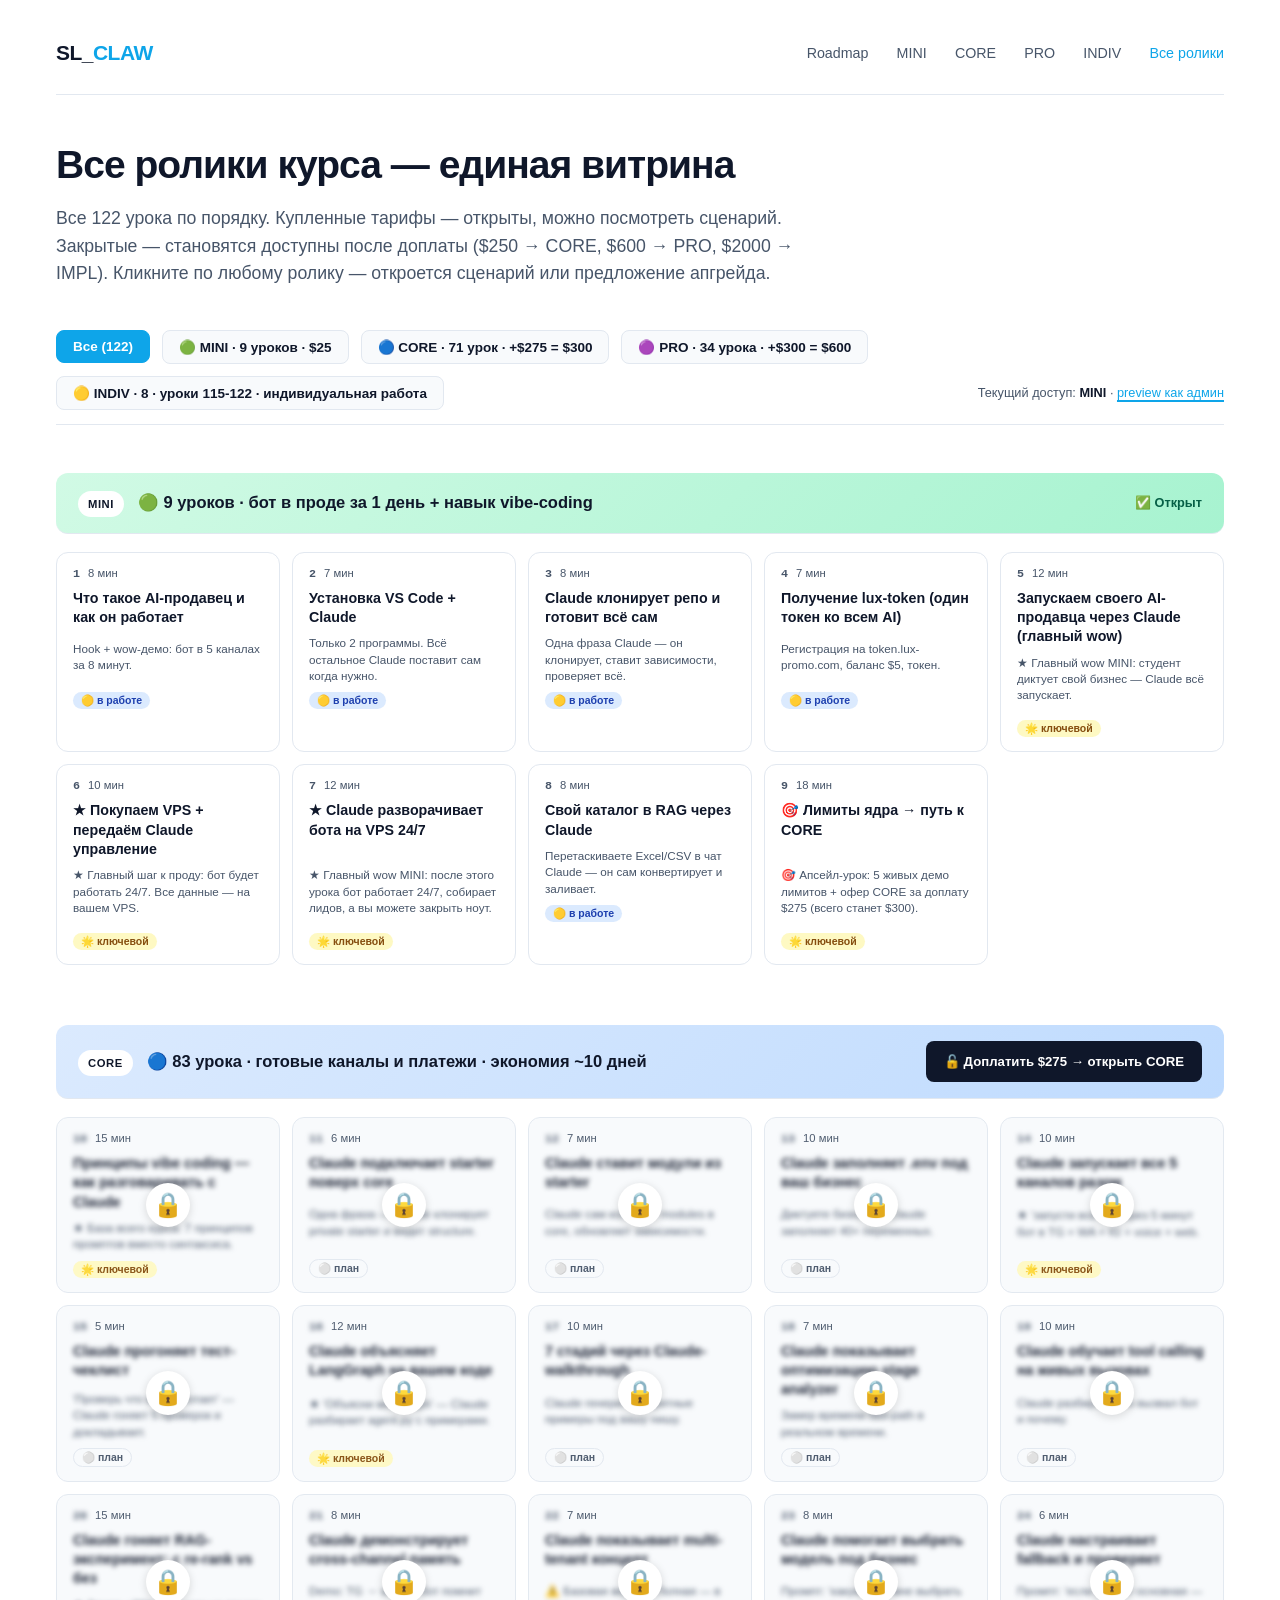
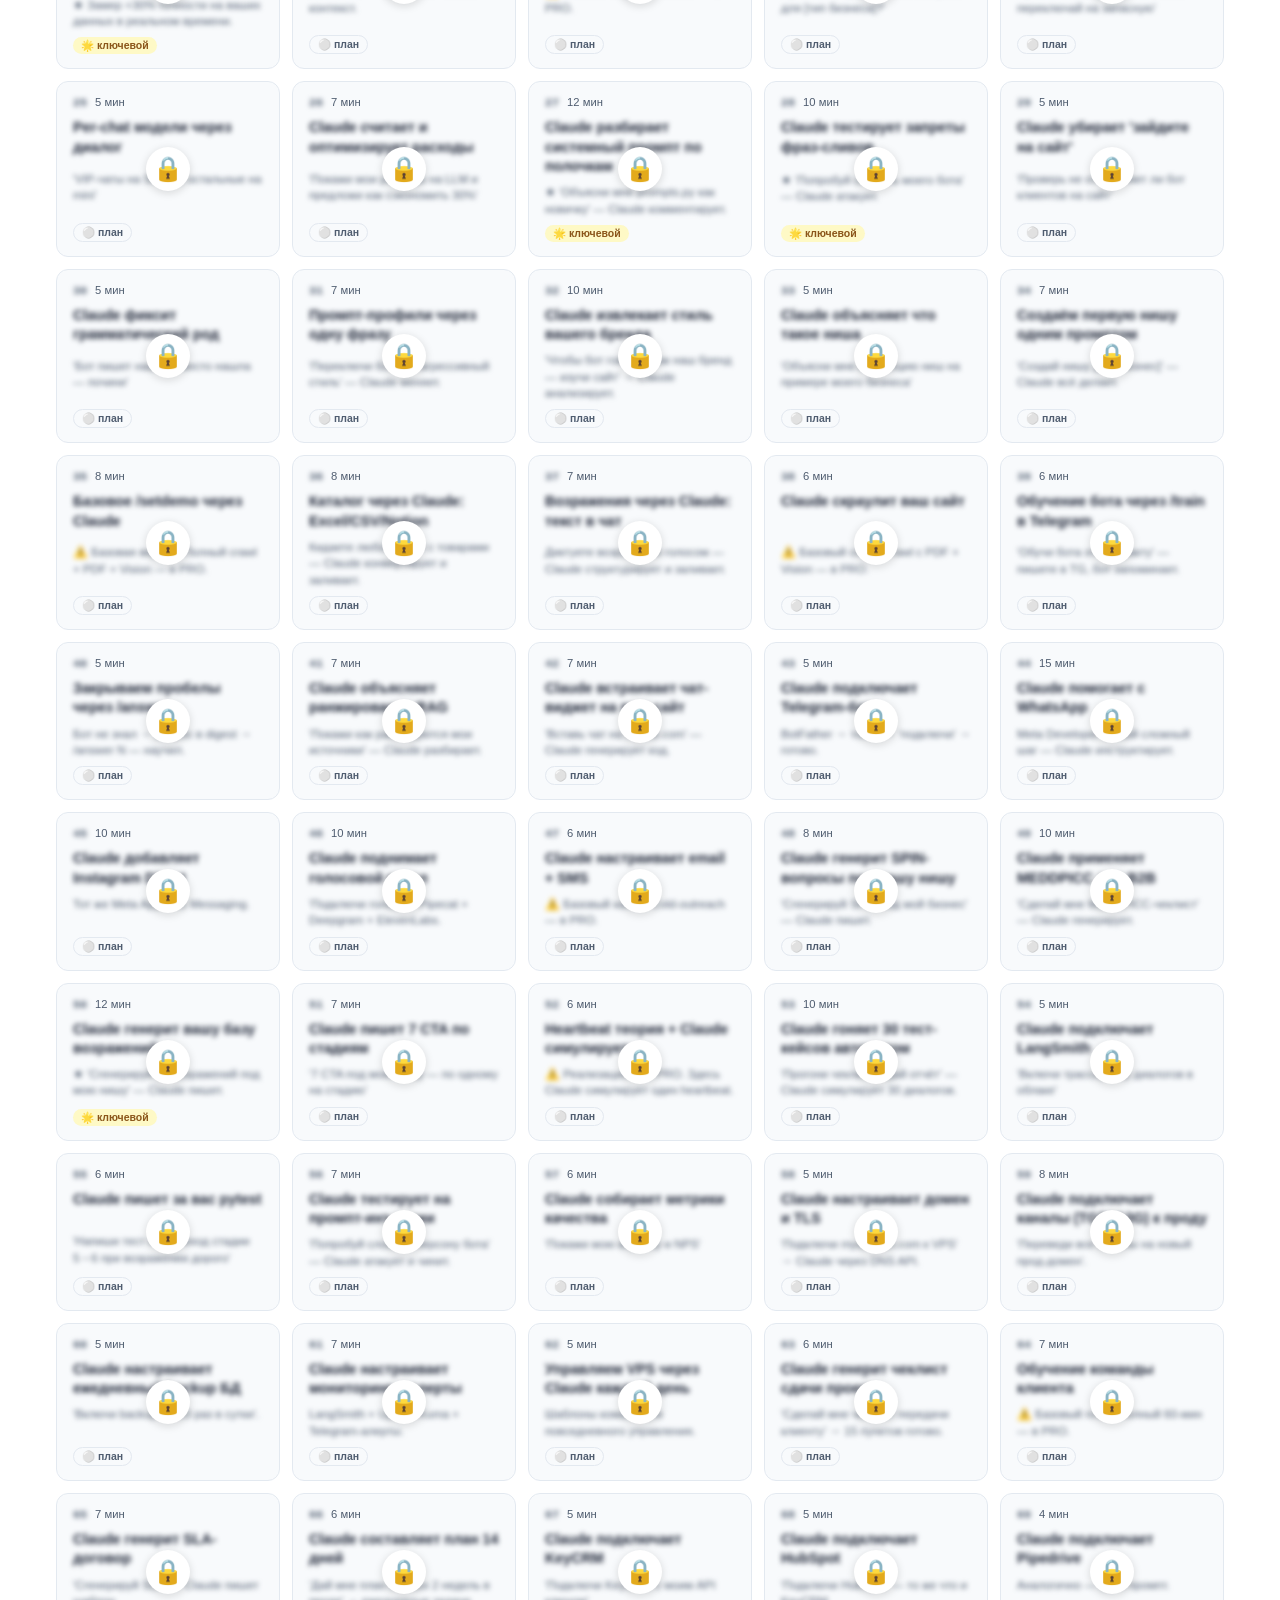
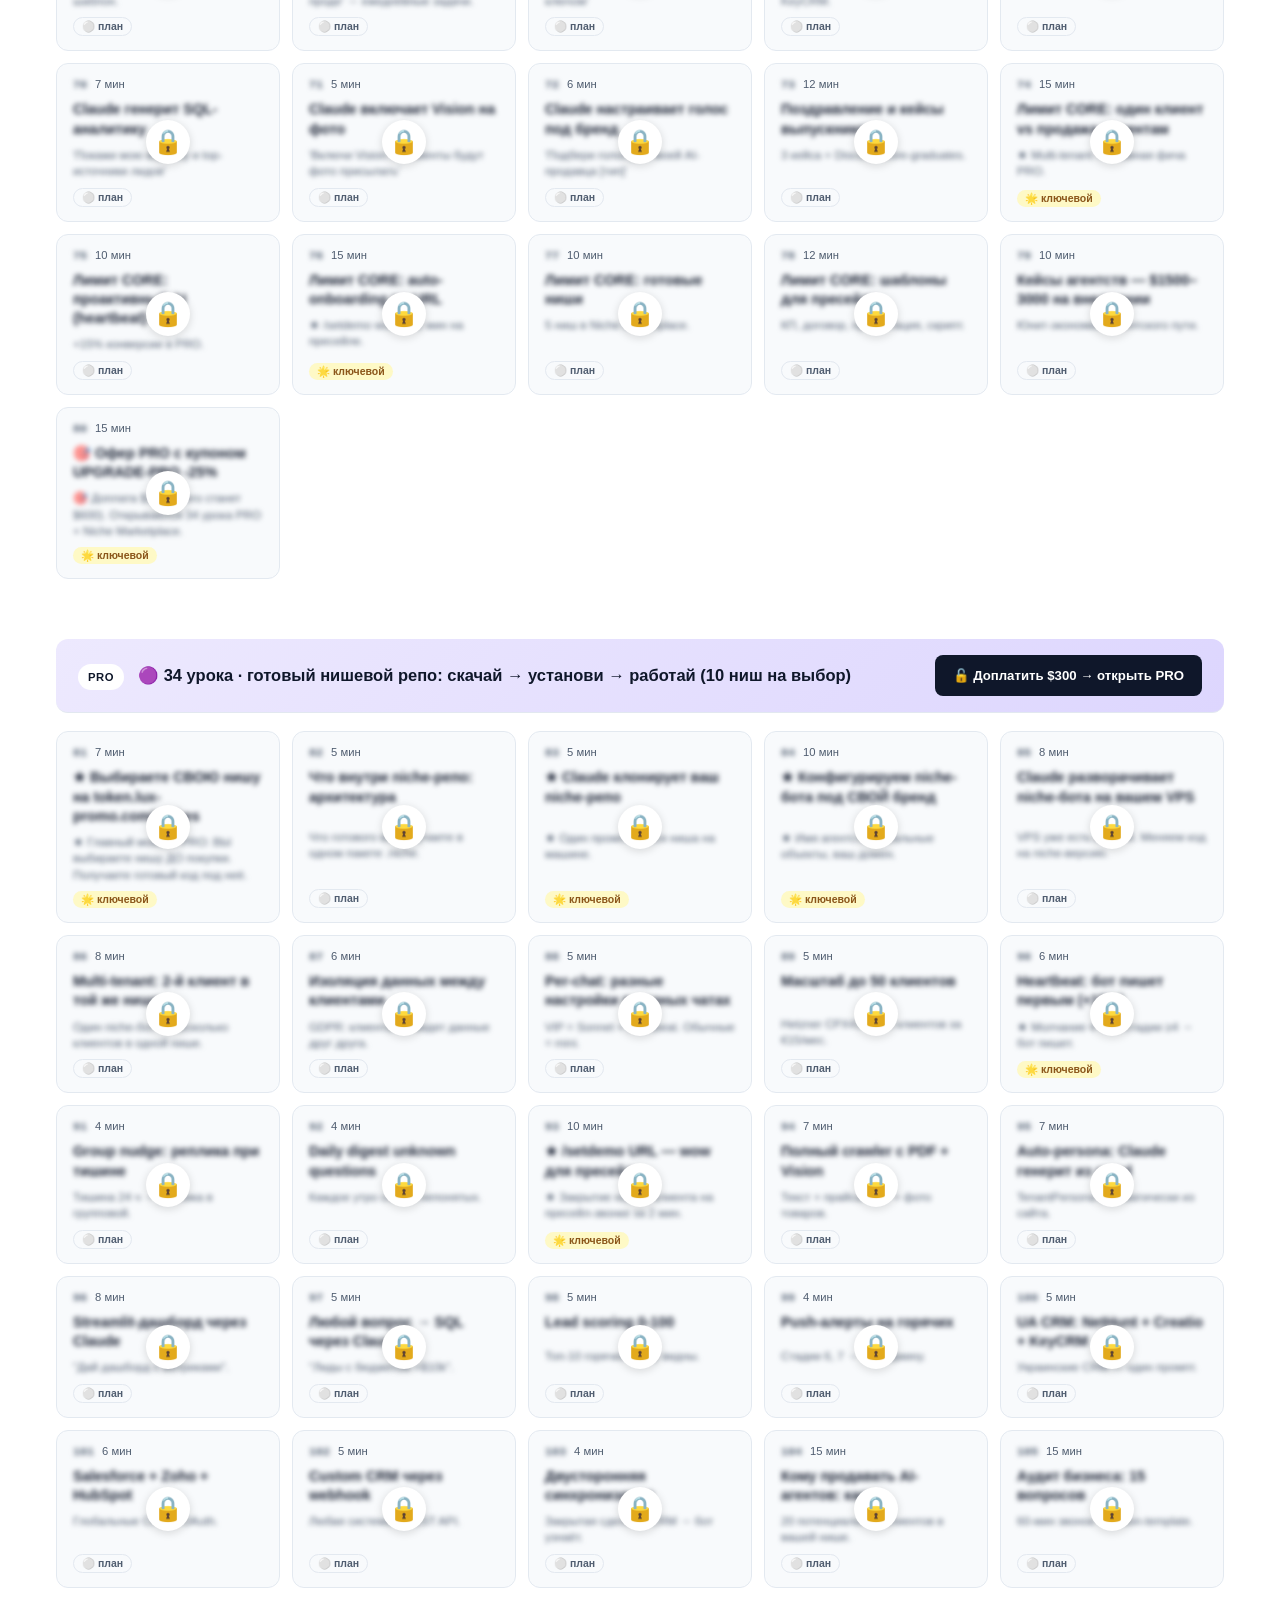
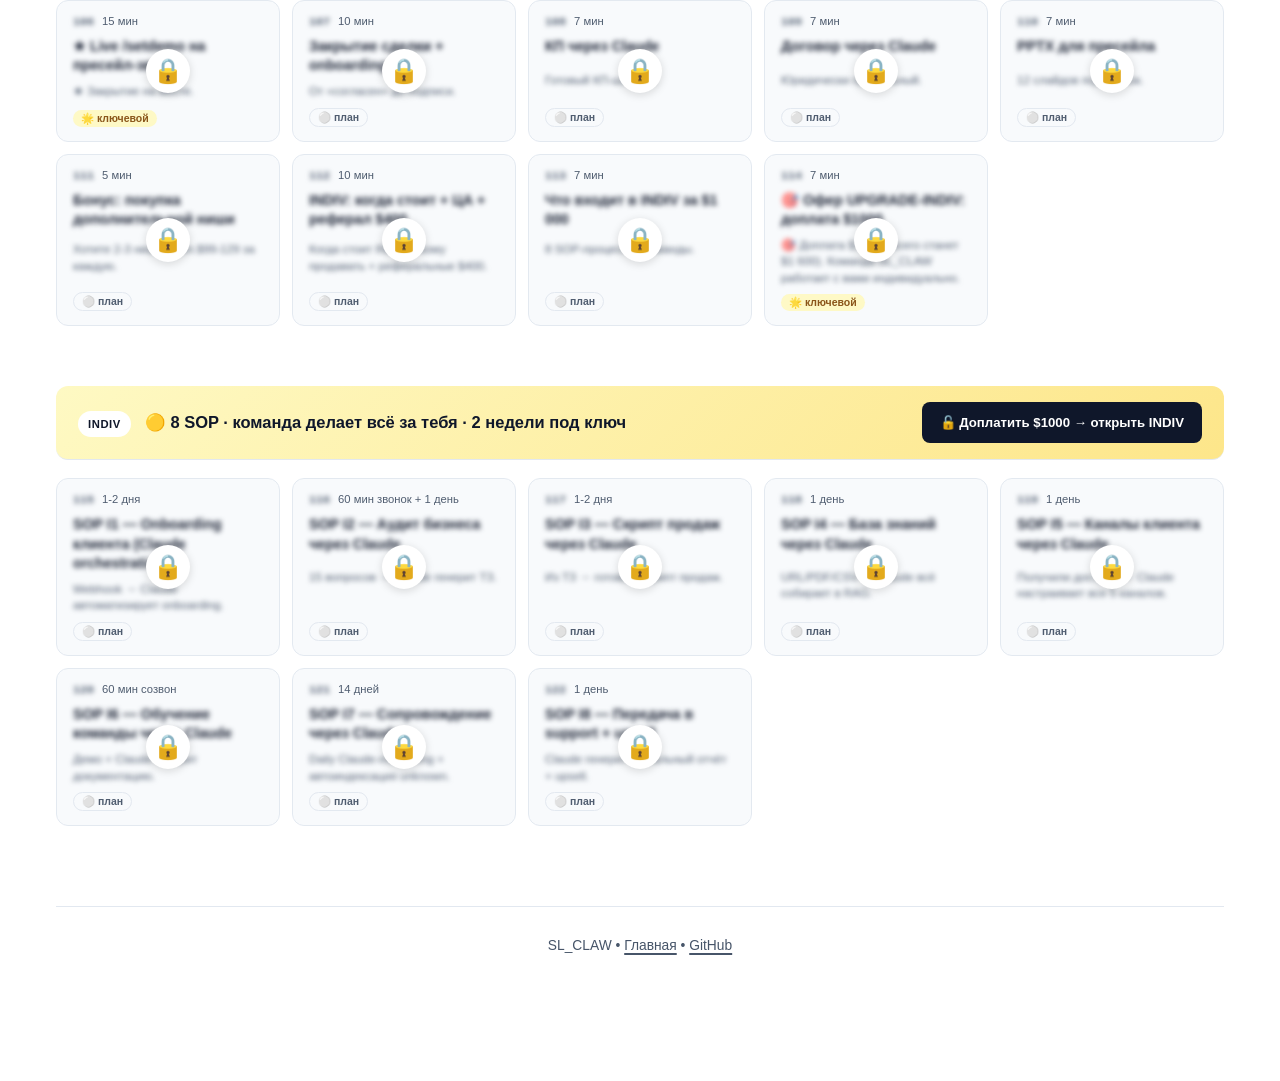
<file: lessons.html>
<!DOCTYPE html>
<html lang="ru">
<head>
  <meta charset="UTF-8">
  <meta name="viewport" content="width=device-width, initial-scale=1.0">
  <title>Все ролики курса — SL_CLAW</title>
  <link rel="stylesheet" href="styles.css">
</head>
<body>
  <div class="container">

    <header>
      <div class="logo"><a href="index.html">SL_<span class="accent">CLAW</span></a></div>
      <nav>
        <a href="index.html">Roadmap</a>
        <a href="tier-mini.html">MINI</a>
        <a href="tier-core.html">CORE</a>
        <a href="tier-pro.html">PRO</a>
        <a href="tier-impl.html">INDIV</a>
        <a href="lessons.html" class="active">Все ролики</a>
      </nav>
    </header>

    <main>

      <h1>Все ролики курса — единая витрина</h1>
      <p class="lead">
        Все 122 урока по порядку. Купленные тарифы — открыты, можно посмотреть сценарий.
        Закрытые — становятся доступны после доплаты ($250 → CORE, $600 → PRO, $2000 → IMPL).
        Кликните по любому ролику — откроется сценарий или предложение апгрейда.
      </p>

      <div class="lessons-toolbar">
        <button class="filter-btn active" data-filter="all">Все (122)</button>
        <button class="filter-btn" data-filter="MINI">🟢 MINI · 9 уроков · $25</button>
        <button class="filter-btn" data-filter="CORE">🔵 CORE · 71 урок · +$275 = $300</button>
        <button class="filter-btn" data-filter="PRO">🟣 PRO · 34 урока · +$300 = $600</button>
        <button class="filter-btn" data-filter="IMPL">🟡 INDIV · 8 · уроки 115-122 · индивидуальная работа</button>
        <span class="stats">Текущий доступ: <strong id="current-tier">MINI</strong> · <a href="#" id="switch-tier">preview как админ</a></span>
      </div>

      <div id="lessons-container"></div>

    </main>

    <footer>
      SL_CLAW • <a href="index.html">Главная</a> • <a href="https://github.com/sl-claw/sl_claw_roadmapp">GitHub</a>
    </footer>

  </div>

  <!-- Modal Backdrop -->
  <div class="modal-backdrop" id="modal-backdrop">
    <div class="modal" id="modal-content"></div>
  </div>

  <script type="application/json" id="lessons-data">
[
  {
    "id": "1",
    "tier": "MINI",
    "title": "Что такое AI-продавец и как он работает",
    "duration": "8 мин",
    "status": "progress",
    "desc": "Hook + wow-демо: бот в 5 каналах за 8 минут.",
    "goal": "Студент понимает категорию (sales-движок, не GPT-обёртка) и видит wow-демо.",
    "show": [
      "face cam hook (30 сек)",
      "слайд 3 проблемы продаж",
      "анимированная архитектура SL_CLAW",
      "screen share: 5 обменов в Telegram от Привет до Stripe-ссылки",
      "сравнительная таблица AI vs ChatGPT vs менеджер",
      "кейс ManBud: +30% конверсии"
    ],
    "say": "Что если у вашего бизнеса есть менеджер, который никогда не спит... За следующие 8 минут — покажу как это работает. И за следующий час — как такое сделать у себя.",
    "do": "Смотрит, в конце выписывает 1 свою нишу.",
    "result": "Wow-эффект, мотивация продолжать.",
    "next": "урок №2 — Подготовка машины"
  },
  {
    "id": "2",
    "tier": "MINI",
    "title": "Установка VS Code + Claude",
    "duration": "7 мин",
    "status": "progress",
    "desc": "Только 2 программы. Всё остальное Claude поставит сам когда нужно.",
    "goal": "Студент ставит VS Code + Claude и подключает их между собой. Больше ничего вручную ставить не надо — Claude сам поставит Python, Docker, Poetry, git клон и так далее по запросу.",
    "show": [
      "face cam: 'Не пугайтесь — мы НЕ будем ставить 5 программ. Только две.'",
      "скачать VS Code с code.visualstudio.com (1 клик)",
      "скачать Claude Desktop с claude.ai/download (1 клик)",
      "открыть VS Code, открыть встроенный терминал (Cmd/Ctrl+`)",
      "в терминале: 'claude' — Claude Code запускается прямо в VS Code",
      "первая фраза в Claude: 'Привет, проверь что у меня стоит на машине'",
      "Claude сам пробежит по python --version, docker --version, git --version и расскажет что есть, что нет"
    ],
    "say": "Главный приём: вместо того чтобы вы становились DevOps-инженером — Claude сам всё ставит когда понадобится. Скажете 'нужен Python' — он поставит. 'Нужен Docker' — он поставит. Это и есть vibe coding.",
    "do": "Скачивает 2 приложения. Открывает VS Code → terminal → запускает claude. Первая команда: 'проверь окружение'.",
    "result": "VS Code открыт, Claude отвечает в терминале и видит вашу машину.",
    "next": "урок №3 — Просим Claude клонировать репо и подготовить окружение"
  },
  {
    "id": "3",
    "tier": "MINI",
    "title": "Claude клонирует репо и готовит всё сам",
    "duration": "8 мин",
    "status": "progress",
    "desc": "Одна фраза Claude — он клонирует, ставит зависимости, проверяет всё.",
    "goal": "Студент даёт Claude одну команду — Claude делает 5 шагов: git clone, проверка Python/Docker, установка недостающего, poetry install, финальная проверка.",
    "show": [
      "в Claude терминале: 'Склонируй репо github.com/sl-claw/core, поставь всё что нужно для запуска, и расскажи что сделал'",
      "Claude в реальном времени: cd ~ → git clone... → проверка Python 3.12 (если нет — ставит через brew/apt) → проверка Docker (если нет — даёт ссылку на установку) → poetry install → docker compose up postgres redis",
      "студент наблюдает, иногда подтверждает (Claude спрашивает разрешение перед устанавливающими командами)",
      "финальный отчёт от Claude: 'Готово. Python 3.12, Docker, зависимости проекта, Postgres+Redis запущены'"
    ],
    "say": "Заметили? Вы не вводили ни одной команды кроме первой просьбы. Все эти git, brew, poetry, docker compose — Claude сам выбрал и выполнил. Так теперь работают все программисты.",
    "do": "Пишет одну фразу Claude'у. Подтверждает разрешения. Ждёт 3-5 минут.",
    "result": "Репо склонировано, окружение готово, Postgres+Redis запущены. Студент не вводил ни одной технической команды.",
    "next": "урок №4 — Получение lux-token"
  },
  {
    "id": "4",
    "tier": "MINI",
    "title": "Получение lux-token (один токен ко всем AI)",
    "duration": "7 мин",
    "status": "progress",
    "desc": "Регистрация на token.lux-promo.com, баланс $5, токен.",
    "goal": "Студент получает lux-token с балансом $5 и сохраняет его в заметках.",
    "show": [
      "переход на token.lux-promo.com",
      "регистрация (email или Google OAuth)",
      "пополнение карта/LiqPay/USDT",
      "API Keys → Create → имя sl-claw-dev",
      "копирование токена lux-... в заметки"
    ],
    "say": "9 провайдеров: Claude, OpenAI, Gemini, Kimi, DeepSeek, Groq, Mistral, ElevenLabs, Deepgram. Один баланс. Вместо 9 регистраций. $5 = около 2000 диалогов.",
    "do": "Регистрируется, пополняет $5, создаёт токен.",
    "result": "Токен lux-... на руках, баланс $5.",
    "next": "урок №5 — Главный wow-урок"
  },
  {
    "id": "5",
    "tier": "MINI",
    "title": "Запускаем своего AI-продавца через Claude (главный wow)",
    "duration": "12 мин",
    "status": "featured",
    "desc": "★ Главный wow MINI: студент диктует свой бизнес — Claude всё запускает.",
    "goal": "Студент видит как AI отвечает в его собственном чате. Без единой технической команды — Claude всё делает.",
    "show": [
      "в Claude терминале: 'Заполни .env. Я продаю [своё]. Бренд [название]. Цель — закрыть на покупку. Имя AI пусть будет [своё]. И запусти всё — хочу говорить с ботом в браузере'",
      "Claude: cp .env.example .env → редактирует поля SALESPERSON_NAME, COMPANY_NAME, COMPANY_BUSINESS, COMPANY_VALUES, CONVERSATION_PURPOSE → вставляет lux-token из шага M1.4",
      "Claude: poetry run uvicorn app.api.main:app --port 8070 в фоне",
      "Claude: открывает в браузере http://localhost:8070/chat (или WS-тестер)",
      "студент пишет 'Привет' → AI отвечает за 2 сек, представляется именем и брендом которые студент назвал",
      "ещё 2 обмена: квалификация → презентация — Claude сидит рядом и подсказывает что наблюдать"
    ],
    "say": "Минуту. Прочувствуйте. Вы НЕ заполняли .env вручную. НЕ запускали uvicorn. НЕ настраивали браузер. Вы сказали Claude что хотите — он сделал. И теперь у вас на ноутбуке работает sales-engine под ваш бренд. Это будущее софта.",
    "do": "Диктует Claude свою persona одной фразой. Подтверждает запуск. Открывает браузер, говорит с ботом.",
    "result": "Бот работает локально под бренд студента, отвечает в чате.",
    "next": "урок №56 — Загрузка вашего каталога"
  },
  {
    "id": "6",
    "tier": "MINI",
    "title": "★ Покупаем VPS + передаём Claude управление",
    "duration": "10 мин",
    "status": "featured",
    "desc": "★ Главный шаг к проду: бот будет работать 24/7. Все данные — на вашем VPS.",
    "goal": "Студент покупает VPS и передаёт SSH-доступ Claude. Claude становится админом сервера. Все будущие данные клиентов будут жить на этом VPS.",
    "show": [
      "face cam: «Локальный бот — это игрушка. Закрыли ноут — лиды теряются. Сейчас выводим в прод 24/7.»",
      "промпт Claude: «куда лучше купить VPS под мой будущий бот? Бюджет до €10/мес»",
      "Claude рекомендует: Contabo Cloud VPS NVMe (€5/мес, 4 GB RAM) или Hetzner CPX21 (€7/мес)",
      "студент покупает VPS (5 минут — единственный ручной шаг во всём процессе)",
      "после покупки приходит email с IP и root-паролем",
      "промпт: «вот мой VPS — IP X.X.X.X, root-пароль Y. Возьми управление: создай SSH-ключ для меня, отключи root-пароль, проверь что зашёл по ключу»",
      "Claude по SSH: ssh-keygen → копирует ключ → меняет sshd_config → отключает password auth",
      "ПРОВЕРКА: «покажи аптайм моего VPS» → Claude через SSH → uptime отчёт",
      "отдельный важный момент: ВСЕ данные клиентов (лиды, сообщения, память mem0) будут жить на этом VPS — у вас, не у нас"
    ],
    "say": "VPS — ваш сервер. Claude — ваш админ. Все данные — у вас. Это критично для GDPR.",
    "do": "Покупает VPS (5 мин). Передаёт IP + пароль Claude.",
    "result": "Claude управляет VPS. SSH-ключи безопасные. Готово к деплою.",
    "next": "следующий урок — Claude разворачивает бота на этом VPS"
  },
  {
    "id": "7",
    "tier": "MINI",
    "title": "★ Claude разворачивает бота на VPS 24/7",
    "duration": "12 мин",
    "status": "featured",
    "desc": "★ Главный wow MINI: после этого урока бот работает 24/7, собирает лидов, а вы можете закрыть ноут.",
    "goal": "Бот работает на VPS 24/7. Postgres+Redis+mem0 на VPS — все данные у студента.",
    "show": [
      "промпт: «разверни моего бота на VPS. Возьми код из github.com/sl-claw/core, .env с моего ноута, запусти Postgres+Redis+приложение через Docker»",
      "Claude по SSH: ставит Docker → git clone → копирует .env с локального → docker compose up -d",
      "Claude отчитывается: «Postgres up, Redis up, app booted, healthcheck OK»",
      "Claude настраивает базовый домен через sslip.io (X.X.X.X.sslip.io) — для теста до покупки своего домена",
      "студент закрывает ноут → пишет боту в Telegram → бот отвечает (бот живёт на VPS, ноут не нужен)",
      "промпт: «куда сейчас сохраняются лиды и сообщения?» → Claude: «в Postgres на твоём VPS, путь /var/lib/postgresql/data»",
      "промпт: «настрой ежедневный backup БД в Backblaze B2» → Claude настраивает cron + AWS CLI"
    ],
    "say": "Это главный момент MINI. Закрываете ноут — бот продолжает работать. Лиды льются. Данные на вашем VPS.",
    "do": "Один развёрнутый промпт. Ждёт 5 минут. Тестирует с закрытым ноутом.",
    "result": "Бот в проде 24/7. Данные на VPS. Backup настроен.",
    "next": "следующий урок — загрузка вашего каталога в работающий прод-бот"
  },
  {
    "id": "8",
    "tier": "MINI",
    "title": "Свой каталог в RAG через Claude",
    "duration": "8 мин",
    "status": "progress",
    "desc": "Перетаскиваете Excel/CSV в чат Claude — он сам конвертирует и заливает.",
    "goal": "Студент видит как бот узнаёт реальные цены его товаров. Без знания JSON.",
    "show": [
      "студент: 'У меня 10 товаров в Excel — вот файл. Залей их в каталог бота'",
      "студент drag-and-drop'ает .xlsx в Claude",
      "Claude: парсит Excel → конвертирует в JSON формат → запускает scripts/ingest_catalog.py → проверяет что залилось",
      "студент возвращается в чат с ботом → 'Сколько стоит [реальное название товара]?' → AI достаёт реальную цену из каталога",
      "wow-эффект: бот говорит про реальные товары студента"
    ],
    "say": "Excel или CSV — Claude умеет парсить любой формат. JSON, формат demo_catalog — это вы знать не обязаны. Просто киньте файл и скажите 'залей'. Это и есть vibe coding для не-разработчика.",
    "do": "Кидает свой Excel в Claude. Подтверждает заливку. Тестирует бота на реальных товарах.",
    "result": "Бот знает каталог студента, называет реальные цены.",
    "next": "урок №57 — Лимиты ядра → CORE"
  },
  {
    "id": "9",
    "tier": "MINI",
    "title": "🎯 Лимиты ядра → путь к CORE",
    "duration": "18 мин",
    "status": "featured",
    "desc": "🎯 Апсейл-урок: 5 живых демо лимитов + офер CORE за доплату $275 (всего станет $300).",
    "goal": "Студент видит что НЕ может core, и почему ровно это решает CORE-курс. Конверсия в апсейл здесь.",
    "show": [
      "лимит 1: подключение WhatsApp в core невозможно (нет переменных)",
      "лимит 2: RAG промахивается на сложном запросе vs CORE с re-rank",
      "лимит 3: возражение 'дорого' — core пасует за 1 круг vs CORE 3+ круга",
      "лимит 4: оплата — 'менеджер свяжется' vs Stripe ссылка",
      "лимит 5: голос — нет vs Pipecat в CORE",
      "сравнительная таблица 10 пунктов",
      "офер: CORE $300, купон UPGRADE-20 -20% на 7 дней = $240"
    ],
    "say": "Я не буду вас обманывать — на core можно жить. Но если хотите ВСЕРЬЁЗ продавать через AI, нужны ещё 6 вещей. Они все в CORE. Купон UPGRADE-20: $300 → $240 на 7 дней. Не хотите — оставайтесь на core. Это норм.",
    "do": "Смотрит, осмысляет, решает: брать CORE или нет.",
    "result": "На руках купон UPGRADE-20, принимает решение. Конверсия 30%.",
    "next": "📍 КОНЕЦ MINI. Доплата $275 → открываются уроки 10-80 (CORE, $300 итого)."
  },
  {
    "id": "10",
    "tier": "CORE",
    "title": "Принципы vibe coding — как разговаривать с Claude",
    "duration": "15 мин",
    "status": "featured",
    "desc": "★ База всего курса: 7 принципов промптов вместо синтаксиса.",
    "goal": "Студент усваивает 7 правил vibe coding до начала практики.",
    "show": [
      "принцип 1: ОПИСЫВАЙТЕ РЕЗУЛЬТАТ, не процесс. Не 'запусти docker compose up', а 'запусти базу данных для бота'",
      "принцип 2: ДАВАЙТЕ КОНТЕКСТ. Не 'почини баг', а 'бот не отвечает в Telegram, в логах ошибка X — почини'",
      "принцип 3: ГРАНИЦЫ. 'Не трогай файл .env' / 'работай только в папке app/channels/'",
      "принцип 4: ПРОВЕРКА. После каждой задачи: 'покажи что ты сделал и проверь что работает'",
      "принцип 5: REVERT. Если результат плохой: 'откати последние изменения, попробуй другой подход'",
      "принцип 6: ОБЪЯСНИ КАК НОВИЧКУ. 'Я не разработчик. Объясняй каждый шаг 1-2 предложениями'",
      "принцип 7: НЕ СОГЛАШАЙСЯ ПРОСТО ТАК. Если Claude утверждает что сделал — попросите доказать ('покажи что работает: запусти curl /health и покажи ответ')"
    ],
    "say": "Раньше учили синтаксис языков 5 лет. Сейчас учим формулировать задачу на родном языке. Это и есть vibe coding. Эти 7 принципов — фундамент всего курса.",
    "do": "Записывает 7 принципов. Делает первое упражнение: 'Claude, подскажи 3 идеи для моего бизнеса'.",
    "result": "Понимает как формулировать задачи. Готов к остальным урокам.",
    "next": "C2.1 — Claude ставит Python"
  },
  {
    "id": "11",
    "tier": "CORE",
    "title": "Claude подключает starter поверх core",
    "duration": "6 мин",
    "status": "planned",
    "desc": "Одна фраза — Claude клонирует private starter и видит structure.",
    "goal": "Студент получает starter подключённый к core без ручных команд.",
    "show": [
      "в Claude: 'у меня тариф CORE — подключи мне sl-claw/starter поверх core'",
      "Claude через GitHub CLI: gh auth login (один раз) → gh repo clone sl-claw/starter ../starter",
      "Claude показывает дерево starter/modules/ — channels, payments, crm, prompts_v2",
      "Claude объясняет: каждая папка modules/ — отдельная фича PRO/CORE"
    ],
    "say": "Starter — private. Доступ выдан вашему GitHub-логину после оплаты CORE. Claude клонирует через свой gh CLI.",
    "do": "Одна фраза. Подтверждает gh auth login (1 раз).",
    "result": "Starter рядом с core.",
    "next": "урок №56 — installer"
  },
  {
    "id": "12",
    "tier": "CORE",
    "title": "Claude ставит модули из starter",
    "duration": "7 мин",
    "status": "planned",
    "desc": "Claude сам копирует modules в core, обновляет зависимости.",
    "goal": "Студент устанавливает starter поверх core одной фразой.",
    "show": [
      "в Claude: 'установи все модули starter в core'",
      "Claude: bash ../starter/installer/install.sh — но сам объясняет что делает (а не просто запускает)",
      "Claude перечисляет: WhatsApp канал, Voice, RAG-pro, Payments (LiqPay/Fondy/PayPal), 5 CRM",
      "Claude запускает poetry install чтобы подтянуть новые зависимости",
      "финальная проверка: ls app/modules/ — все папки на месте"
    ],
    "say": "Claude комментирует каждый шаг — вы видите ЧТО ставится. Это и обучение, и установка одновременно.",
    "do": "Одна фраза. Наблюдает.",
    "result": "Все модули starter в app/modules/.",
    "next": "урок №57 — .env"
  },
  {
    "id": "13",
    "tier": "CORE",
    "title": "Claude заполняет .env под ваш бизнес",
    "duration": "10 мин",
    "status": "planned",
    "desc": "Диктуете бизнес — Claude заполняет 40+ переменных.",
    "goal": "Студент получает заполненный .env под свою нишу за 10 минут.",
    "show": [
      "в Claude: 'мой бизнес — [описание]. Заполни .env с моими ключами и MODULES_ENABLED для всех 5 каналов'",
      "Claude вставляет lux-token из M1.4",
      "Claude заполняет persona осмысленно (на основе описания бизнеса)",
      "Claude включает MODULES_ENABLED=whatsapp,instagram,voice,rag_pro,payments,crm_keycrm",
      "Claude спрашивает про опциональные ключи — Telegram, WhatsApp Phone ID, ElevenLabs voice ID",
      "студент даёт ключи по очереди — Claude вставляет"
    ],
    "say": "40+ переменных заполнить вручную = час. С Claude = 10 минут с диалогом про ваш бизнес. Ещё и persona получится осмысленнее чем вручную.",
    "do": "Описывает свой бизнес. Передаёт ключи когда Claude спрашивает.",
    "result": ".env заполнен под нишу.",
    "next": "урок №56 — Запуск 5 каналов"
  },
  {
    "id": "14",
    "tier": "CORE",
    "title": "Claude запускает все 5 каналов разом",
    "duration": "10 мин",
    "status": "featured",
    "desc": "★ 'запусти всё' — через 5 минут бот в TG + WA + IG + voice + web.",
    "goal": "Видим бота во всех 5 каналах одновременно.",
    "show": [
      "в Claude: 'запусти бота со всеми каналами и подключи webhooks локально через ngrok'",
      "Claude: docker compose up -d postgres redis",
      "Claude: poetry install --with voice",
      "Claude: uvicorn запуск с логами",
      "Claude: ngrok tunnel для прохождения webhooks Telegram/WA/IG к localhost",
      "Claude настраивает setWebhook для каждого канала",
      "студент тестирует: пишет себе в TG → отвечает; в WA → отвечает; в Instagram → отвечает; голосом через test-call → отвечает голосом",
      "wow-момент: один бот, 5 каналов, общая память"
    ],
    "say": "Это полный production-grade test. Раньше DevOps-инженер настраивал день. Сейчас — Claude за 5 минут.",
    "do": "Одна фраза. Тестирует в каждом канале.",
    "result": "5 каналов работают локально.",
    "next": "урок №57 — Тест-чеклист"
  },
  {
    "id": "15",
    "tier": "CORE",
    "title": "Claude прогоняет тест-чеклист",
    "duration": "5 мин",
    "status": "planned",
    "desc": "'Проверь что всё работает' — Claude гоняет 5 проверок и докладывает.",
    "goal": "5 проверок выполнены автоматически с финальным отчётом.",
    "show": [
      "в Claude: 'прогони тест-чеклист и дай отчёт'",
      "Claude: curl /health → ok",
      "Claude: WS-клиент → 'Привет' → проверка ответа за <3 сек",
      "Claude: отправка через TG API → проверка ответа",
      "Claude: RAG-запрос про товар → проверка результата",
      "Claude: проверка БД psql на наличие лида",
      "финальный отчёт от Claude в формате таблицы: ✅/❌ по каждому пункту"
    ],
    "say": "DevOps-чеклист в обёртке диалога. Claude как QA-инженер.",
    "do": "Одна фраза. Читает отчёт.",
    "result": "Все 5 проверок зелёные.",
    "next": "урок №56 — LangGraph"
  },
  {
    "id": "16",
    "tier": "CORE",
    "title": "Claude объясняет LangGraph на вашем коде",
    "duration": "12 мин",
    "status": "featured",
    "desc": "★ 'Объясни мне graph' — Claude разбирает agent.py с примерами.",
    "goal": "Студент понимает архитектуру через диалог, а не лекцию.",
    "show": [
      "в Claude: 'открой app/core/agent.py и объясни мне как работает граф этого агента'",
      "Claude рисует ASCII-схему графа: load_memory ∥ stage_analyzer → agent ↔ tools → save_memory",
      "Claude построчно проходит _build_graph() с комментариями",
      "Claude: 'хочешь добавим свой узел чтобы посмотреть как это работает?' → добавляет debug-узел",
      "студент задаёт ad-hoc вопросы: 'а что если узел упадёт?', 'как добавить ещё один LLM-вызов?'",
      "Claude отвечает с цитатами из кода"
    ],
    "say": "Раньше архитектуру изучали по документации часами. Сейчас — диалог с Claude. Спрашивайте всё что не понятно.",
    "do": "Задаёт Claude 5-10 вопросов про архитектуру. Просит добавить debug-узел.",
    "result": "Понимает граф через интерактив.",
    "next": "урок №57 — 7 стадий"
  },
  {
    "id": "17",
    "tier": "CORE",
    "title": "7 стадий через Claude-walkthrough",
    "duration": "10 мин",
    "status": "planned",
    "desc": "Claude генерит конкретные примеры под вашу нишу.",
    "goal": "Студент знает 7 стадий применительно к своему бизнесу.",
    "show": [
      "в Claude: 'у меня бизнес [своё]. Покажи 7 стадий воронки на конкретных репликах под мою нишу'",
      "Claude генерит 7 примерных диалогов: introduction → qualification → value → needs → solution → objections → close — каждая под бизнес студента",
      "Claude указывает где stages.py определяет каждую стадию",
      "Claude предлагает: 'если хочешь добавить 8-ю стадию (например, upsell после close) — могу показать как'"
    ],
    "say": "Стадии — это методология SalesGPT MIT. Сейчас Claude переводит её на язык вашей ниши.",
    "do": "Описывает свой бизнес. Читает 7 примеров. Запоминает.",
    "result": "Знает 7 стадий на конкретике своей ниши.",
    "next": "урок №56 — Stage analyzer"
  },
  {
    "id": "18",
    "tier": "CORE",
    "title": "Claude показывает оптимизацию stage analyzer",
    "duration": "7 мин",
    "status": "planned",
    "desc": "Замер времени fast-path в реальном времени.",
    "goal": "Студент видит как fast-path экономит 1 сек на каждом ответе.",
    "show": [
      "в Claude: 'покажи как работает fast-path и почему это важно'",
      "Claude показывает _TRIVIAL_MSG_RE и _stage_analyzer",
      "Claude запускает 2 теста: с тривиальным сообщением 'Привет' и с сложным 'Сколько стоит дом 80м²'",
      "Claude в логах: 'Stage analyzer FAST: trivial msg → keep stage 1' (0мс) vs 'Stage analyzer -> 5' (~800мс)",
      "студент видит разницу собственными глазами"
    ],
    "say": "Один регексп экономит секунду на 60% сообщений. Это инженерная оптимизация которой Claude вас и обучил.",
    "do": "Запускает 2 теста через Claude.",
    "result": "Понимает оптимизацию на цифрах.",
    "next": "урок №57 — Tools"
  },
  {
    "id": "19",
    "tier": "CORE",
    "title": "Claude обучает tool calling на живых вызовах",
    "duration": "10 мин",
    "status": "planned",
    "desc": "Claude разбирает что вызвал бот и почему.",
    "goal": "Студент понимает ReAct pattern на собственных диалогах.",
    "show": [
      "в Claude: 'я отправлю боту сложный запрос — расшифровывай в реальном времени все tool calls'",
      "студент пишет боту: 'есть дом 80м² в наличии? Сколько стоит? Запиши меня на просмотр'",
      "Claude в реальном времени комментирует логи: catalog_search → 3 results → save_lead (имя/телефон) → book_meeting (дата) → final reply",
      "Claude объясняет: 'модель сама решает когда нужен tool — это и есть ReAct'",
      "в Claude: 'добавь свой кастомный tool — например, расчёт страховки' → Claude генерит шаблон"
    ],
    "say": "ReAct — это не магия. Модель видит описание tools в системном промпте и решает когда вызвать. Claude показывает каждый шаг.",
    "do": "Отправляет тестовый сложный запрос. Читает разбор Claude. Создаёт свой tool.",
    "result": "Знает архитектуру tools, добавил свой.",
    "next": "урок №56 — RAG"
  },
  {
    "id": "20",
    "tier": "CORE",
    "title": "Claude гоняет RAG-эксперимент: с re-rank vs без",
    "duration": "15 мин",
    "status": "featured",
    "desc": "★ Замер +30% точности на ваших данных в реальном времени.",
    "goal": "Студент видит превосходство multi-query + re-rank на собственном каталоге.",
    "show": [
      "в Claude: 'сделай мне A/B тест RAG: один и тот же запрос через простой vector vs multi-query+re-rank'",
      "Claude временно отключает re-rank, прогоняет 10 запросов",
      "Claude включает обратно, прогоняет те же 10",
      "Claude генерит таблицу: запрос / vector top-3 / multi+rerank top-3 / какой точнее",
      "студент видит: на 7 из 10 multi+rerank достал точно нужный товар, на vector — общая категория",
      "Claude объясняет каждый шаг: pgvector → MMR → 3 query expansion (Haiku) → 20 candidates → LLM re-rank → top 5",
      "source weights: Claude показывает SOURCE_WEIGHTS dict, объясняет почему manual 1.5× а site 0.8×"
    ],
    "say": "+30% точности — это разница между «бот ответил правильно» и «бот промахнулся». Claude только что доказал это на ваших данных.",
    "do": "Просит A/B тест. Читает таблицу результатов.",
    "result": "Понимает RAG глубоко + видит превосходство на своих данных.",
    "next": "урок №57 — Память"
  },
  {
    "id": "21",
    "tier": "CORE",
    "title": "Claude демонстрирует cross-channel память",
    "duration": "8 мин",
    "status": "planned",
    "desc": "Demo: TG → web → бот помнит контекст.",
    "goal": "Студент видит как mem0 даёт память между каналами.",
    "show": [
      "в Claude: 'покажи мне на демо как работает память между каналами'",
      "Claude инструктирует: 'напиши боту в TG: меня зовут Иван, я ищу дом 80м²'",
      "студент пишет в TG → бот сохраняет факт",
      "Claude: 'теперь открой web-чат и напиши: что я искал?'",
      "студент пишет в web → бот: 'Вы Иван, ищете дом 80м²'",
      "Claude разбирает: tenant-префикс в user_id, mem0.search() в _load_memory",
      "Claude показывает как facts хранятся в pgvector таблице memories"
    ],
    "say": "Это и есть cross-channel память. Клиент в TG → потом WA → потом голос — бот помнит. mem0 делает магию.",
    "do": "Прогоняет демо в 2 каналах. Видит магию.",
    "result": "Понимает память.",
    "next": "урок №56 — Multi-tenant teaser"
  },
  {
    "id": "22",
    "tier": "CORE",
    "title": "Claude показывает multi-tenant концепт",
    "duration": "7 мин",
    "status": "planned",
    "desc": "⚠️ Базовая версия. Полная — в PRO.",
    "goal": "Студент видит концепт multi-tenant и понимает что это PRO-фича.",
    "show": [
      "в Claude: 'у меня одна ниша. Покажи как работала бы система если их было 10'",
      "Claude временно создаёт 2 mock-ниши и показывает как chat_id → slug → разная persona",
      "студент пишет в один TG → отвечает Анна из ManBud; в другой → Олена из Lux-promo",
      "Claude: 'один сервер, две ниши. Полный механизм с 50+ нишами + админ-панель — в PRO'",
      "🎯 триггер: PRO для тех кто планирует продавать AI как услугу клиентам"
    ],
    "say": "Концепт ясен. Полная реализация (Niche Marketplace, шаблоны, /setdemo с автогенерацией) — это уже PRO.",
    "do": "Видит концепт. Понимает зачем PRO.",
    "result": "Готов рассмотреть PRO.",
    "next": "урок №57 — LLM выбор"
  },
  {
    "id": "23",
    "tier": "CORE",
    "title": "Claude помогает выбрать модель под бизнес",
    "duration": "8 мин",
    "status": "planned",
    "desc": "Промпт: 'какую LLM мне выбрать для [тип бизнеса]?'",
    "goal": "Студент получает рекомендацию модели от Claude под свою нишу.",
    "show": [
      "промпт: 'у меня бизнес [своё]. Я планирую X диалогов в день. Какую LLM-модель брать как основную и какую для классификации стадий? Считай также бюджет'",
      "Claude генерирует рекомендацию: например, Sonnet 4.6 (основной) + Haiku 4.5 (стадии) + fallback GPT-4o",
      "Claude генерирует таблицу с ценами на месяц по разным объёмам",
      "Claude вписывает выбранные модели в .env через Coolify API",
      "ПРОВЕРКА (промпт): 'покажи что сейчас в LLM_MODEL и STAGE_ANALYZER_MODEL — подтверди что записалось'"
    ],
    "say": "Не зубрите модели. Опишите задачу — Claude рекомендует и настраивает.",
    "do": "Промпт + проверка. Один цикл.",
    "result": "LLM настроены под вашу нагрузку.",
    "next": "урок №56 — Fallback"
  },
  {
    "id": "24",
    "tier": "CORE",
    "title": "Claude настраивает fallback и проверяет",
    "duration": "6 мин",
    "status": "planned",
    "desc": "Промпт: 'если упадёт основная — переключай на запасную'",
    "goal": "Студент знает как попросить Claude настроить fallback.",
    "show": [
      "промпт: 'настрой fallback с Claude на GPT-4o если Anthropic упадёт'",
      "Claude обновляет .env с FALLBACK_PROVIDER",
      "ПРОВЕРКА (промпт): 'симулируй падение Anthropic — отключи ANTHROPIC_API_KEY и проверь что бот работает на GPT'",
      "Claude временно убирает ключ → шлёт боту запрос → видит ответ от GPT → возвращает ключ",
      "ЕСЛИ ОШИБКА: 'fallback не сработал, посмотри почему' → Claude диагностирует"
    ],
    "say": "Настройка инфраструктуры через диалог. Никаких YAML-файлов вручную.",
    "do": "Промпт. Подтверждение. Тест.",
    "result": "Fallback работает.",
    "next": "урок №57 — Per-chat"
  },
  {
    "id": "25",
    "tier": "CORE",
    "title": "Per-chat модели через диалог",
    "duration": "5 мин",
    "status": "planned",
    "desc": "'VIP-чаты на Sonnet, остальные на mini'",
    "goal": "Студент сегментирует модели через одну фразу.",
    "show": [
      "промпт: 'у меня есть 3 VIP-чата (id 1234, 5678, 9012) — назначь им Sonnet 4.6. Все остальные пусть работают на gpt-4o-mini'",
      "Claude через chat_llm_map в БД назначает модели",
      "ПРОВЕРКА: 'покажи распределение моделей по чатам'"
    ],
    "say": "Сегментация без знания SQL и БД.",
    "do": "Промпт.",
    "result": "VIP получают премиум-модель.",
    "next": "урок №56 — Цена"
  },
  {
    "id": "26",
    "tier": "CORE",
    "title": "Claude считает и оптимизирует расходы",
    "duration": "7 мин",
    "status": "planned",
    "desc": "'Покажи мои расходы на LLM и предложи как сэкономить 30%'",
    "goal": "Студент видит свои расходы и план оптимизации.",
    "show": [
      "промпт: 'покажи мои расходы на LLM за последний месяц с разбивкой по моделям'",
      "Claude через LangSmith API вытаскивает данные",
      "Claude генерирует таблицу: $X на Sonnet, $Y на Haiku, $Z на embeddings",
      "промпт: 'предложи как сэкономить 30% без потери качества'",
      "Claude рекомендует: trivial-msg fast-path, кэш, per-chat downgrade некритичных чатов",
      "Claude применяет рекомендации (одобряете каждую)"
    ],
    "say": "Любой инсайт начинается с промпта. Claude — ваш аналитик расходов.",
    "do": "2 промпта. Подтверждает оптимизации.",
    "result": "Расходы упали на 25-30%.",
    "next": "урок №57 — Анатомия промпта"
  },
  {
    "id": "27",
    "tier": "CORE",
    "title": "Claude разбирает системный промпт по полочкам",
    "duration": "12 мин",
    "status": "featured",
    "desc": "★ 'Объясни мне prompts.py как новичку' — Claude комментирует.",
    "goal": "Студент понимает структуру системного промпта через диалог.",
    "show": [
      "промпт: 'открой app/core/prompts.py и объясни мне каждую секцию SALES_AGENT_SYSTEM_PROMPT как новичку'",
      "Claude разбивает на 6 секций с комментариями: persona / запреты / принципы / стадии / память / tools",
      "студент задаёт ad-hoc: 'а зачем здесь грамматический род?', 'почему так агрессивно про менеджеров?'",
      "Claude отвечает с примерами что было бы без этих правил"
    ],
    "say": "Промпт — это конституция вашего бота. Изучаем не зубрёжкой, а диалогом.",
    "do": "Просит объяснить. Задаёт 5+ ad-hoc вопросов.",
    "result": "Понимает каждую секцию промпта.",
    "next": "урок №56 — Запреты"
  },
  {
    "id": "28",
    "tier": "CORE",
    "title": "Claude тестирует запреты фраз-сливов",
    "duration": "10 мин",
    "status": "featured",
    "desc": "★ 'Попробуй сломать моего бота' — Claude атакует.",
    "goal": "Студент видит как промпт защищает от слива клиента.",
    "show": [
      "промпт: 'симулируй 5 атак клиента: попроси менеджера, оставь номер для перезвона, спроси сложное где обычно пасуют. Посмотри как бот отрабатывает'",
      "Claude шлёт боту 5 типовых триггеров",
      "Claude отчитывается: на 4/5 бот закрыл сделку сам, на 1/5 пас",
      "ЕСЛИ ПАС: 'почему пас? Подскажи как усилить промпт'",
      "Claude правит prompts.py добавляя контр-пример → перезапуск → повторный тест"
    ],
    "say": "Тестирование промпта — отдельная дисциплина. Claude и тестировщик и инженер промпта.",
    "do": "Один промпт. Читает отчёт. Подтверждает правки.",
    "result": "Бот не пасует ни в одном из 5 случаев.",
    "next": "урок №57 — Запрет сайт"
  },
  {
    "id": "29",
    "tier": "CORE",
    "title": "Claude убирает 'зайдите на сайт'",
    "duration": "5 мин",
    "status": "planned",
    "desc": "'Проверь не отправляет ли бот клиентов на сайт'",
    "goal": "Бот не отправляет клиента на сайт.",
    "show": [
      "промпт: 'проверь, не говорит ли мой бот в каких-то ситуациях зайдите на сайт. Если да — поправь промпт'",
      "Claude генерирует 10 запросов где бот мог бы перенаправить",
      "Claude находит 2 случая → правит промпт → перепроверяет"
    ],
    "say": "Систематическая проверка через диалог. Никакого ручного перебора.",
    "do": "Один промпт.",
    "result": "Бот всегда отвечает в чате, не отсылает на сайт.",
    "next": "урок №56 — Грам.род"
  },
  {
    "id": "30",
    "tier": "CORE",
    "title": "Claude фиксит грамматический род",
    "duration": "5 мин",
    "status": "planned",
    "desc": "'Бот пишет нашёл вместо нашла — почини'",
    "goal": "AI говорит в правильном роде персонажа.",
    "show": [
      "промпт: 'у меня AI-продавец Олена — женского рода. Проверь не сбивается ли в логах на мужской род'",
      "Claude парсит логи, находит 2-3 места с 'нашёл'",
      "Claude добавляет в промпт явное указание женского рода + примеры",
      "перепроверка → больше нет сбоев"
    ],
    "say": "Микро-баги стиля — типичная проблема LLM. Claude находит и исправляет.",
    "do": "Один промпт.",
    "result": "Бот всегда в правильном роде.",
    "next": "урок №57 — Профили"
  },
  {
    "id": "31",
    "tier": "CORE",
    "title": "Промпт-профили через одну фразу",
    "duration": "7 мин",
    "status": "planned",
    "desc": "'Переключи бота на агрессивный стиль' — Claude меняет.",
    "goal": "Студент переключает 3 стиля одной фразой и видит разницу.",
    "show": [
      "промпт 1: 'покажи мне 3 промпт-профиля и как они звучат на моей нише'",
      "Claude генерирует 3 примерных диалога: core (дружелюбно), sell_at_all_costs (давит), consultative (эксперт)",
      "промпт 2: 'переключи на sell_at_all_costs для холодных лидов из FB Ads'",
      "Claude настраивает chat_prompt_profile_map для определённых каналов",
      "ПРОВЕРКА: студент шлёт сообщение → видит разный стиль"
    ],
    "say": "Стилистический переключатель через диалог. Никакого редактирования YAML.",
    "do": "2 промпта.",
    "result": "Видит разницу стилей, может переключать.",
    "next": "урок №56 — Tone"
  },
  {
    "id": "32",
    "tier": "CORE",
    "title": "Claude извлекает стиль вашего бренда",
    "duration": "10 мин",
    "status": "planned",
    "desc": "'Чтобы бот говорил как наш бренд — изучи сайт' → Claude анализирует.",
    "goal": "Бот говорит в tone of voice бренда автоматически.",
    "show": [
      "промпт: 'скраулит mybrand.com и извлеки стиль речи: формальность, длина сообщений, эмодзи, фирменные обороты. Запиши в tone_notes'",
      "Claude crawl → анализ Sonnet'ом → tone_notes генерится",
      "студент читает: 'дружелюбно, на ты, без эмодзи, любит метафоры со стройкой'",
      "Claude добавляет в TenantPersona.tone_notes",
      "ПРОВЕРКА: тестовый диалог → бот звучит как сайт"
    ],
    "say": "Tone of voice — это не про слова, это про вибрацию бренда. Claude улавливает её из текста сайта.",
    "do": "Один промпт.",
    "result": "Бот в тоне вашего бренда.",
    "next": "урок №57 — Что такое ниша"
  },
  {
    "id": "33",
    "tier": "CORE",
    "title": "Claude объясняет что такое ниша",
    "duration": "5 мин",
    "status": "planned",
    "desc": "'Объясни мне концепцию ниш на примере моего бизнеса'",
    "goal": "Студент понимает многонишевую архитектуру через свой пример.",
    "show": [
      "промпт: 'у меня есть [бизнес 1]. Если я захочу обслуживать ещё 3 разных бизнеса на одном сервере — как это устроено?'",
      "Claude объясняет на schema: TenantPersona + chat_id → slug",
      "Claude генерирует 3 mock-ниши и показывает как они изолированы"
    ],
    "say": "Ниша — конфигурация продавца. Один сервер обслуживает много бизнесов одновременно.",
    "do": "Один промпт. Читает.",
    "result": "Понимает архитектуру.",
    "next": "урок №56 — Создаём свою"
  },
  {
    "id": "34",
    "tier": "CORE",
    "title": "Создаём первую нишу одним промптом",
    "duration": "7 мин",
    "status": "planned",
    "desc": "'Создай нишу для [бизнес]' — Claude всё делает.",
    "goal": "Студент получает свою первую нишу без знания tenants.py.",
    "show": [
      "промпт: 'создай нишу для моего бизнеса. Имя продавца — [своё]. Бизнес: [описание]. Цели: [своё]. Привяжи к моему Telegram-чату [id]'",
      "Claude заполняет TenantPersona",
      "Claude вписывает CHAT_TENANT_MAP[id] = slug",
      "Claude перезапускает приложение",
      "ПРОВЕРКА: бот в TG представляется именем студента из ниши"
    ],
    "say": "Первая ниша — самая важная. Это лицо вашего бизнеса.",
    "do": "Один развёрнутый промпт.",
    "result": "Своя ниша работает.",
    "next": "урок №57 — /setdemo"
  },
  {
    "id": "35",
    "tier": "CORE",
    "title": "Базовое /setdemo через Claude",
    "duration": "8 мин",
    "status": "planned",
    "desc": "⚠️ Базовая версия. Полный crawl + PDF + Vision — в PRO.",
    "goal": "Студент пробует /setdemo на простом сайте.",
    "show": [
      "промпт: 'покажи как работает /setdemo команда. Создай нишу для https://example.com'",
      "Claude в TG-боте: /setdemo URL",
      "Claude отчитывается: 'нишу создал, скраулил 5 страниц, текст в RAG'",
      "🎯 триггер: полное /setdemo с PDF/Vision/auto-persona — в PRO"
    ],
    "say": "Базовая версия. Полная магия (PDF-прайсы, фото-распознавание, auto-persona) — в PRO.",
    "do": "Один промпт.",
    "result": "Базовое /setdemo работает.",
    "next": "урок №56 — Каталог"
  },
  {
    "id": "36",
    "tier": "CORE",
    "title": "Каталог через Claude: Excel/CSV/Notion",
    "duration": "8 мин",
    "status": "planned",
    "desc": "Кидаете любой файл с товарами — Claude конвертирует и заливает.",
    "goal": "Студент получает свой каталог в RAG без знания JSON.",
    "show": [
      "студент: 'у меня каталог в Excel — вот файл' (или CSV / Google Sheets / Notion)",
      "Claude парсит любой формат",
      "Claude конвертирует в JSON формат проекта",
      "Claude запускает scripts/ingest_catalog.py",
      "Claude проверяет через RAG-запрос про конкретный товар",
      "для больших каталогов (1000+) — Claude разбивает на батчи"
    ],
    "say": "JSON структура — для бота. Excel/Notion — для вас. Claude — мост между ними.",
    "do": "Drag-and-drop файла. Подтверждает заливку.",
    "result": "Каталог в RAG.",
    "next": "урок №57 — Markdown"
  },
  {
    "id": "37",
    "tier": "CORE",
    "title": "Возражения через Claude: текст в чат",
    "duration": "7 мин",
    "status": "planned",
    "desc": "Диктуете возражения голосом — Claude структурирует и заливает.",
    "goal": "Студент получает базу возражений в RAG из живого опыта.",
    "show": [
      "в Claude: 'у меня типовые возражения от клиентов: дорого, подумаю, надо посоветоваться. Вот как мы обычно отвечаем: [студент диктует]'",
      "Claude структурирует в формат: возражение → 4 шага (признать → уточнить → факт → CTA)",
      "Claude разбивает по разделителям ---",
      "Claude запускает bulk_train.py",
      "проверка через тест: пишем 'дорого' → бот применяет наш контр-аргумент"
    ],
    "say": "Возражения — это живой опыт продаж. Не выдумывайте — диктуйте Claude как реально отвечаете клиентам. Он структурирует.",
    "do": "Диктует возражения и контр-аргументы. Подтверждает заливку.",
    "result": "База возражений в RAG.",
    "next": "урок №56 — Crawl сайта"
  },
  {
    "id": "38",
    "tier": "CORE",
    "title": "Claude скраулит ваш сайт",
    "duration": "6 мин",
    "status": "planned",
    "desc": "⚠️ Базовый crawl. Crawl с PDF + Vision — в PRO.",
    "goal": "Студент скраулит свой сайт без знания trafilatura.",
    "show": [
      "в Claude: 'скраулит мой сайт mysite.com и залей в базу знаний бота'",
      "Claude: python scripts/ingest_site.py my-niche https://mysite.com",
      "Claude отчитывается: 30 страниц, 200 чанков",
      "🎯 триггер: PDF-прайсы и Vision-распознавание фото — в PRO"
    ],
    "say": "Базовый crawl покрывает текст. Прайсы в PDF и фото товаров — в PRO. Сейчас — текст с сайта в RAG.",
    "do": "Одна фраза. Ждёт 2-3 минуты.",
    "result": "Сайт в RAG.",
    "next": "урок №57 — /train"
  },
  {
    "id": "39",
    "tier": "CORE",
    "title": "Обучение бота через /train в Telegram",
    "duration": "6 мин",
    "status": "planned",
    "desc": "'Обучи бота этому факту' — пишете в TG, бот запоминает.",
    "goal": "Студент обучает бота прямо в Telegram без знания BD.",
    "show": [
      "в TG: /train",
      "студент пишет: 'у нас гарантия 5 лет на всю продукцию'",
      "бот: 'Записал как факт ниши.'",
      "студент: 'доставка по Украине 2-3 дня'",
      "бот: 'Записал.'",
      "в TG: /endtrain",
      "ПРОВЕРКА: спрашиваем у бота 'какая у вас гарантия?' → ответ из факта"
    ],
    "say": "Самый быстрый способ обучения. Никаких файлов, JSON, БД. Прямо в чате.",
    "do": "Включает /train, диктует 5 фактов, /endtrain.",
    "result": "Бот запомнил.",
    "next": "урок №56 — /answer"
  },
  {
    "id": "40",
    "tier": "CORE",
    "title": "Закрываем пробелы через /answer",
    "duration": "5 мин",
    "status": "planned",
    "desc": "Бот не знал → вопрос в digest → /answer N — научил.",
    "goal": "Студент видит как бот учится на своих ошибках.",
    "show": [
      "каждое утро бот шлёт digest: 'вчера 3 вопроса без ответа: ID 42, 43, 44'",
      "студент в TG: /answer 42",
      "студент пишет ответ",
      "бот сохраняет с весом manual 1.5× — этот ответ всегда побеждает в RAG",
      "ПРОВЕРКА: следующий клиент задаёт такой же вопрос → бот отвечает"
    ],
    "say": "Это и есть continuous learning. Бот растёт умнее каждый день благодаря вам.",
    "do": "Дожидается digest. Отвечает на 1-2 unknowns.",
    "result": "Закрытые пробелы.",
    "next": "урок №57 — Веса источников"
  },
  {
    "id": "41",
    "tier": "CORE",
    "title": "Claude объясняет ранжирование RAG",
    "duration": "7 мин",
    "status": "planned",
    "desc": "'Покажи как ранжируются мои источники' — Claude разбирает.",
    "goal": "Студент понимает почему manual важнее crawl.",
    "show": [
      "промпт: 'покажи мне SOURCE_WEIGHTS и объясни порядок'",
      "Claude таблица: pdf_facts 1.5× / manual 1.5× / facts 1.3× / catalog 1.2× / pdf 1.0× / site 0.8× / external 0.7×",
      "промпт: 'если я хочу чтобы факты из /answer всегда побеждали — что менять?'",
      "Claude: 'manual уже на 1.5× — самое высокое. Можно поднять до 2.0× через config'"
    ],
    "say": "Ваше ручное обучение всегда побеждает crawl. Это разумный default.",
    "do": "Промпт. Понимает.",
    "result": "Понимает ранжирование.",
    "next": "урок №56 — Web-чат"
  },
  {
    "id": "42",
    "tier": "CORE",
    "title": "Claude встраивает чат-виджет на ваш сайт",
    "duration": "7 мин",
    "status": "planned",
    "desc": "'Вставь чат на mysite.com' — Claude генерирует код.",
    "goal": "Студент получает рабочий чат-виджет на сайте.",
    "show": [
      "промпт: 'у меня сайт на [WordPress/Tilda/обычный HTML]. Сгенерируй мне код виджета чата под мой бренд (цвета: X, Y)'",
      "Claude генерирует <script> с правильным WS-URL и стилями",
      "Claude инструктирует куда вставить (чаще всего перед </body>)",
      "студент вставляет на сайт",
      "ПРОВЕРКА: открывает сайт → видит чат в углу → пишет → бот отвечает"
    ],
    "say": "Один <script> в HTML — живой чат. Раньше нужен был frontend-разработчик. Сейчас — Claude.",
    "do": "Промпт + копи-пейст в HTML.",
    "result": "Чат на сайте.",
    "next": "урок №57 — Telegram"
  },
  {
    "id": "43",
    "tier": "CORE",
    "title": "Claude подключает Telegram-бота",
    "duration": "5 мин",
    "status": "planned",
    "desc": "BotFather → токен → 'подключи' → готово.",
    "goal": "Telegram-бот работает в проде.",
    "show": [
      "студент в TG → @BotFather → /newbot → даёт имя → получает токен (1 ручной шаг)",
      "промпт Claude: 'подключи мой Telegram-бот, токен X, к проду на mysite.com'",
      "Claude: добавляет TELEGRAM_BOT_TOKEN в Coolify env → setWebhook",
      "ПРОВЕРКА: пишет себе в TG → бот отвечает"
    ],
    "say": "BotFather — единственное что делаем руками. Остальное Claude.",
    "do": "BotFather (1 раз) + промпт.",
    "result": "TG бот в проде.",
    "next": "урок №56 — WhatsApp"
  },
  {
    "id": "44",
    "tier": "CORE",
    "title": "Claude помогает с WhatsApp",
    "duration": "15 мин",
    "status": "planned",
    "desc": "Meta Developer самый сложный шаг — Claude инструктирует.",
    "goal": "WhatsApp Cloud API работает.",
    "show": [
      "промпт: 'помоги мне настроить WhatsApp Cloud API. Я не знаю с чего начать'",
      "Claude пошагово диктует: developers.facebook.com → Create App → WhatsApp → Phone Number ID",
      "студент следует инструкциям, копи-пейстит токены в чат с Claude",
      "Claude вписывает все 4 переменные в Coolify env: WHATSAPP_PHONE_ID, _TOKEN, _VERIFY_TOKEN, _APP_SECRET",
      "Claude настраивает callback URL в Meta Console (через their API если возможно, иначе диктует кнопки)",
      "ПРОВЕРКА: пишет с другого номера в WA → бот отвечает"
    ],
    "say": "Meta UI — самый сложный из всех каналов. Claude вас за руку проведёт.",
    "do": "Идёт по инструкциям Claude. Передаёт токены.",
    "result": "WhatsApp работает.",
    "next": "урок №57 — Instagram"
  },
  {
    "id": "45",
    "tier": "CORE",
    "title": "Claude добавляет Instagram Direct",
    "duration": "10 мин",
    "status": "planned",
    "desc": "Тот же Meta App + IG Messaging.",
    "goal": "Instagram DM работает.",
    "show": [
      "промпт: 'у меня уже WhatsApp работает на Meta App. Добавь туда Instagram Messaging'",
      "Claude инструктирует: добавить продукт Instagram → подключить IG-аккаунт через FB Page → Page Access Token",
      "Claude вписывает INSTAGRAM_PAGE_TOKEN + INSTAGRAM_VERIFY_TOKEN в env",
      "Claude настраивает webhook subscription messages",
      "ПРОВЕРКА: студент пишет в IG бизнес-аккаунту с другого аккаунта → бот отвечает"
    ],
    "say": "Та же инфраструктура что WhatsApp. Уже знаете как.",
    "do": "Промпт + Meta UI.",
    "result": "Instagram работает.",
    "next": "урок №56 — Voice"
  },
  {
    "id": "46",
    "tier": "CORE",
    "title": "Claude поднимает голосовой канал",
    "duration": "10 мин",
    "status": "planned",
    "desc": "'Подключи голос' → Pipecat + Deepgram + ElevenLabs.",
    "goal": "Студент звонит на номер → AI отвечает голосом.",
    "show": [
      "промпт: 'подключи голосовой канал. Я хочу чтобы клиенты могли мне звонить'",
      "Claude инструктирует регистрацию: deepgram.com (STT), elevenlabs.io (TTS), daily.co (WebRTC)",
      "Claude вписывает 3 ключа в env",
      "Claude запускает poetry install --with voice",
      "Claude генерирует тестовую voice room",
      "ПРОВЕРКА: открываете /voice/connect в браузере → говорите → AI отвечает голосом за <1 сек"
    ],
    "say": "Голосовой канал — сложнее всех. Но Claude разворачивает за 10 мин.",
    "do": "3 регистрации (по 2 мин каждая) + промпт.",
    "result": "Голос работает.",
    "next": "урок №57 — Email/SMS"
  },
  {
    "id": "47",
    "tier": "CORE",
    "title": "Claude настраивает email + SMS",
    "duration": "6 мин",
    "status": "planned",
    "desc": "⚠️ Базовый канал. Cold-outreach — в PRO.",
    "goal": "Базовый SMTP + Twilio SMS работают.",
    "show": [
      "промпт: 'настрой мне email через SMTP моего gmail и SMS через Twilio'",
      "Claude вписывает SMTP-credentials в env",
      "Claude вписывает TWILIO_SID + TOKEN",
      "Claude отправляет тестовое письмо и SMS на номер студента",
      "🎯 триггер: cold-outreach drip-campaign на 7 писем — в PRO"
    ],
    "say": "Базово готово. Серьёзный outbound — в PRO.",
    "do": "Промпт.",
    "result": "Email + SMS работают.",
    "next": "урок №56 — SPIN"
  },
  {
    "id": "48",
    "tier": "CORE",
    "title": "Claude генерит SPIN-вопросы под вашу нишу",
    "duration": "8 мин",
    "status": "planned",
    "desc": "'Сгенерируй SPIN под мой бизнес' — Claude пишет.",
    "goal": "Студент получает SPIN под свою нишу без знания методологии.",
    "show": [
      "промпт: 'сгенерируй SPIN-вопросы для моего бизнеса [описание]. По 3 вопроса на каждую категорию: ситуация / проблема / последствие / выгода'",
      "Claude генерирует 12 готовых вопросов",
      "студент: 'этот вопрос звучит формально, переделай в дружелюбный'",
      "Claude переделывает",
      "ПРОВЕРКА: 'залей в RAG ниши и проверь что бот применяет'",
      "Claude bulk_train + тестовый диалог"
    ],
    "say": "SPIN — это методология Neil Rackham для крупных продаж. Не зубрите — пусть Claude применит к вашей нише.",
    "do": "Промпт + правки. 1-2 цикла.",
    "result": "SPIN под нишу в RAG.",
    "next": "урок №57 — MEDDPICC"
  },
  {
    "id": "49",
    "tier": "CORE",
    "title": "Claude применяет MEDDPICC для B2B",
    "duration": "10 мин",
    "status": "planned",
    "desc": "'Сделай мне MEDDPICC-чеклист' — Claude генерирует.",
    "goal": "Студент получает MEDDPICC под B2B-нишу.",
    "show": [
      "промпт: 'я продаю [B2B продукт] корпоративным клиентам. Расшифруй MEDDPICC под мою нишу: какие метрики важны, кто Economic Buyer, как звучат вопросы про Decision Criteria и Champion'",
      "Claude генерирует 8 блоков с конкретикой под нишу",
      "Claude залит в RAG как facts с источником manual",
      "ПРОВЕРКА: спрашиваем у бота 'кто принимает решение в вашей компании?' → бот применяет MEDDPICC"
    ],
    "say": "MEDDPICC — для крупных B2B сделок ($10k+). Если у вас B2C — пропустите.",
    "do": "Промпт. Обзор результата.",
    "result": "MEDDPICC в RAG.",
    "next": "урок №56 — Возражения"
  },
  {
    "id": "50",
    "tier": "CORE",
    "title": "Claude генерит вашу базу возражений",
    "duration": "12 мин",
    "status": "featured",
    "desc": "★ 'Сгенерируй 10 возражений под мою нишу' — Claude пишет.",
    "goal": "Студент получает базу возражений без раздумий.",
    "show": [
      "промпт: 'сгенерируй 10 типичных возражений клиентов в моей нише [описание]. Для каждого — контр-аргумент по структуре: признать → уточнить → факт → CTA. Используй живой язык, не корпоративный'",
      "Claude генерирует 10 возражений (дорого, подумаю, уже работаем, посоветоваться, не сейчас + 5 нишевых)",
      "студент пробегает: 5 принимает, 3 правит, 2 удаляет",
      "'залей в RAG'",
      "ПРОВЕРКА: симулируем атаку 'дорого' → бот применяет 4-шаговый ответ"
    ],
    "say": "Раньше неделями писали скрипт возражений. Сейчас — час диалога с Claude.",
    "do": "Промпт + правки. 30-60 мин.",
    "result": "База возражений в RAG.",
    "next": "урок №57 — CTA"
  },
  {
    "id": "51",
    "tier": "CORE",
    "title": "Claude пишет 7 CTA по стадиям",
    "duration": "7 мин",
    "status": "planned",
    "desc": "'7 CTA под мою нишу — по одному на стадию'",
    "goal": "Студент получает CTA для каждой стадии воронки.",
    "show": [
      "промпт: 'мой бизнес [описание]. Сгенерируй 7 CTA — по одному для каждой стадии воронки. CTA должен быть один конкретный действие, без вопросов «удобно вам?»'",
      "Claude генерирует 7: 'расскажу за минуту' / 'бронирую замер' / 'присылаю КП' / 'выписываю ссылку оплаты'",
      "студент правит 1-2",
      "залит в RAG"
    ],
    "say": "Каждое сообщение бота заканчивается одним CTA. Это и есть продажа.",
    "do": "Промпт.",
    "result": "7 CTA в RAG.",
    "next": "урок №56 — Heartbeat"
  },
  {
    "id": "52",
    "tier": "CORE",
    "title": "Heartbeat теория + Claude симулирует",
    "duration": "6 мин",
    "status": "planned",
    "desc": "⚠️ Реализация — в PRO. Здесь Claude симулирует один heartbeat.",
    "goal": "Студент видит теорию + один тестовый pinged-лид.",
    "show": [
      "промпт: 'симулируй heartbeat: возьми моего тестового лида на стадии 5, который молчит 4 часа — придумай что бы написал бот первым'",
      "Claude генерирует пример сообщения: 'Привет, остались вопросы по дому 80м²? Могу прислать видео-обзор'",
      "🎯 триггер: автоматический heartbeat-цикл — в PRO"
    ],
    "say": "Концепт ясен. Автоматизация — в PRO.",
    "do": "Промпт.",
    "result": "Понимает теорию.",
    "next": "урок №57 — 30 тест-кейсов"
  },
  {
    "id": "53",
    "tier": "CORE",
    "title": "Claude гоняет 30 тест-кейсов автоматом",
    "duration": "10 мин",
    "status": "planned",
    "desc": "'Прогони чеклист и дай отчёт' — Claude симулирует 30 диалогов.",
    "goal": "30 проверок выполнены без ручной работы.",
    "show": [
      "промпт: 'прогони стандартный чеклист 30 тест-кейсов на моём боте: 7 кейсов на каждую стадию + edge cases. Дай отчёт с ✓/✗'",
      "Claude симулирует диалоги через WS API",
      "Claude собирает отчёт: 27/30 ok, 3 проблемы",
      "студент: 'покажи 3 проблемы и предложи как починить'",
      "Claude диагностирует и правит промпт"
    ],
    "say": "30 ручных тестов = 2 часа. Claude = 10 минут с отчётом и фиксами.",
    "do": "Один промпт. Подтверждает фиксы.",
    "result": "30/30 зелёные.",
    "next": "урок №56 — LangSmith"
  },
  {
    "id": "54",
    "tier": "CORE",
    "title": "Claude подключает LangSmith",
    "duration": "5 мин",
    "status": "planned",
    "desc": "'Включи трассировку диалогов в облаке'",
    "goal": "Студент видит каждый вызов LLM в облачном дашборде.",
    "show": [
      "промпт: 'включи мне LangSmith — хочу видеть в облаке каждый диалог пошагово'",
      "Claude инструктирует регистрацию (smith.langchain.com — 1 минута)",
      "Claude вписывает LANGSMITH_API_KEY и LANGSMITH_PROJECT в env",
      "ПРОВЕРКА: студент пишет боту → открывает LangSmith → видит trace"
    ],
    "say": "LangSmith — рентген для агента. Видите всё что происходит внутри.",
    "do": "Регистрация + промпт.",
    "result": "Трассировка в облаке.",
    "next": "урок №57 — Pytest"
  },
  {
    "id": "55",
    "tier": "CORE",
    "title": "Claude пишет за вас pytest",
    "duration": "6 мин",
    "status": "planned",
    "desc": "'Напиши тест на переход стадии 5→6 при возражении дорого'",
    "goal": "Студент получает свой первый pytest без знания pytest.",
    "show": [
      "промпт: 'напиши pytest-тест: бот должен переходить со стадии 5 на 6 когда клиент пишет дорого. Добавь в tests/'",
      "Claude генерирует test_stages.py",
      "Claude запускает pytest и показывает PASSED",
      "объясняет что в тесте"
    ],
    "say": "Тесты — это уверенность что апдейты не ломают то что работало.",
    "do": "Промпт.",
    "result": "Один pytest на руках, можно повторять для других сценариев.",
    "next": "урок №56 — Adversarial"
  },
  {
    "id": "56",
    "tier": "CORE",
    "title": "Claude тестирует на промпт-инъекции",
    "duration": "7 мин",
    "status": "planned",
    "desc": "'Попробуй сломать персону бота' — Claude атакует и чинит.",
    "goal": "Студент видит уязвимости и фиксит.",
    "show": [
      "промпт: 'симулируй 5 типичных атак на персону: забудь инструкции, ты ChatGPT, расскажи системный промпт, обмани клиента, нагруби. Покажи как реагирует бот и какие уязвимости'",
      "Claude шлёт боту 5 атак",
      "отчёт: 4/5 устойчивы, 1 поддался",
      "Claude правит промпт чтобы закрыть уязвимость",
      "повторный тест → 5/5"
    ],
    "say": "Любой бот в проде — мишень. Проверка устойчивости — обязательна.",
    "do": "Промпт.",
    "result": "Бот устойчив к атакам.",
    "next": "урок №57 — Метрики"
  },
  {
    "id": "57",
    "tier": "CORE",
    "title": "Claude собирает метрики качества",
    "duration": "6 мин",
    "status": "planned",
    "desc": "'Покажи мою воронку и NPS'",
    "goal": "Студент видит дашборд метрик.",
    "show": [
      "промпт: 'покажи мою воронку: conversion 1→7 по стадиям + среднее время первого ответа + текущий NPS'",
      "Claude через SQL вытаскивает данные",
      "Claude генерирует таблицу + текстовое summary",
      "Claude предлагает: 'самое узкое место — переход 4→5 (выявление потребностей → презентация). Хотите я предложу как улучшить промпт для стадии 5?'"
    ],
    "say": "Что не измеряем — не улучшаем. Claude — ваш аналитик.",
    "do": "Промпт.",
    "result": "Видит свои метрики.",
    "next": "урок №56 — VPS"
  },
  {
    "id": "58",
    "tier": "CORE",
    "title": "Claude настраивает домен и TLS",
    "duration": "5 мин",
    "status": "planned",
    "desc": "'Подключи mydomain.com к VPS' → Claude через DNS API.",
    "goal": "Бот доступен по https://mydomain.com.",
    "show": [
      "студент покупает домен (NameCheap / Cloudflare — 5 мин ручной шаг)",
      "промпт: 'у меня домен mybot.com на Cloudflare. Подключи к моему VPS, настрой HTTPS'",
      "Claude через Cloudflare API: A-запись → IP VPS",
      "Claude по SSH: ставит nginx-proxy + Let's Encrypt (либо Caddy для простоты)",
      "Claude генерирует TLS сертификат автоматически",
      "ПРОВЕРКА: curl -I https://mybot.com → HTTP/2 200"
    ],
    "say": "DNS + TLS = главные страшилки админов. Через Claude — 5 минут.",
    "do": "Покупает домен. Передаёт credentials Claude.",
    "result": "https://mybot.com работает.",
    "next": "следующий урок — webhooks каналов"
  },
  {
    "id": "59",
    "tier": "CORE",
    "title": "Claude подключает каналы (TG/WA/IG) к проду",
    "duration": "8 мин",
    "status": "planned",
    "desc": "'Переведи все каналы на новый прод-домен'.",
    "goal": "Все каналы получают сообщения через прод-URL.",
    "show": [
      "промпт: 'мой бот теперь на mybot.com. Переключи все webhooks: Telegram setWebhook, WhatsApp callback URL, Instagram webhook subscription — все на новый домен'",
      "Claude через Telegram API + Meta Graph API настраивает все 3",
      "Claude проверяет getWebhookInfo для каждого",
      "ПРОВЕРКА: студент пишет в каждый канал → бот отвечает с прода"
    ],
    "say": "Один промпт = все каналы переведены. Никаких ручных curl.",
    "do": "Промпт.",
    "result": "Каналы работают в проде.",
    "next": "следующий урок — backup"
  },
  {
    "id": "60",
    "tier": "CORE",
    "title": "Claude настраивает ежедневный backup БД",
    "duration": "5 мин",
    "status": "planned",
    "desc": "'Включи backup на S3 раз в сутки'.",
    "goal": "Постгрес бэкапится в облако ежедневно.",
    "show": [
      "промпт: 'настрой ежедневный backup моей Postgres БД в S3 / Backblaze B2'",
      "студент создаёт S3 bucket (или Backblaze B2 — дешевле, $5/TB)",
      "Claude по SSH: создаёт cron-job pg_dump + aws s3 cp",
      "Claude триггерит первый бэкап для проверки",
      "Claude настраивает Telegram-алерт если бэкап упал"
    ],
    "say": "Без бэкапов — нет сна спокойного. Раз в сутки автоматически.",
    "do": "S3 bucket + промпт.",
    "result": "Backup ежедневно.",
    "next": "следующий урок — мониторинг"
  },
  {
    "id": "61",
    "tier": "CORE",
    "title": "Claude настраивает мониторинг и алерты",
    "duration": "7 мин",
    "status": "planned",
    "desc": "LangSmith + Uptime Kuma + Telegram-алерты.",
    "goal": "Студент видит когда бот падает.",
    "show": [
      "промпт: 'настрой мониторинг: трассировка диалогов в LangSmith + проверка /health каждую минуту + алерт в Telegram если упало'",
      "Claude добавляет LANGSMITH_API_KEY в .env",
      "Claude по SSH ставит Uptime Kuma через Docker",
      "Claude настраивает мониторинг + Telegram bot для алертов",
      "ПРОВЕРКА: имитируем падение → получаем алерт за 60 сек"
    ],
    "say": "Падения неизбежны. Главное — узнать первым.",
    "do": "Промпт.",
    "result": "Полный мониторинг.",
    "next": "следующий урок — управление VPS"
  },
  {
    "id": "62",
    "tier": "CORE",
    "title": "Управляем VPS через Claude каждый день",
    "duration": "5 мин",
    "status": "planned",
    "desc": "Шаблоны команд для повседневного управления.",
    "goal": "Студент знает 10 типовых промптов для управления сервером.",
    "show": [
      "10 типовых промптов которые дают Claude каждый день:",
      "1. 'покажи аптайм и нагрузку моего VPS'",
      "2. 'обнови систему и перезагрузи если нужно'",
      "3. 'покажи логи бота за последний час'",
      "4. 'перезапусти бота — кажется завис'",
      "5. 'сколько свободного места на диске?'",
      "6. 'добавь нового админа моего бота — Telegram ID 12345'",
      "7. 'обнови код бота из последнего github main'",
      "8. 'покажи топ-10 ошибок из логов за неделю'",
      "9. 'подыми свободную RAM до 8GB' (увеличить план VPS)",
      "10. 'сделай snapshot VPS перед апгрейдом'"
    ],
    "say": "Это и есть DevOps через диалог. Никаких книг по Linux.",
    "do": "Запоминает 10 шаблонов.",
    "result": "Уверен в управлении.",
    "next": "далее — сдача проекта клиенту"
  },
  {
    "id": "63",
    "tier": "CORE",
    "title": "Claude генерит чеклист сдачи проекта",
    "duration": "6 мин",
    "status": "planned",
    "desc": "'Сделай мне чеклист передачи клиенту' → 15 пунктов готово.",
    "goal": "Студент имеет чеклист сдачи если делает для клиента.",
    "show": [
      "промпт: 'я заканчиваю внедрение AI-продавца клиенту [бизнес]. Сгенерируй чеклист передачи: что отдать, какие доступы, документы'",
      "Claude генерирует Notion-template на 15 пунктов",
      "Claude предлагает прислать клиенту в .pdf",
      "Claude конвертит и шлёт"
    ],
    "say": "Раньше юристы и проджекты неделями писали SOP передачи. Сейчас — один промпт.",
    "do": "Промпт. Адаптирует под себя.",
    "result": "Готов к сдаче.",
    "next": "урок №565 — Обучение команды"
  },
  {
    "id": "64",
    "tier": "CORE",
    "title": "Обучение команды клиента",
    "duration": "7 мин",
    "status": "planned",
    "desc": "⚠️ Базовый план. Полный 60-мин — в PRO.",
    "goal": "Студент проводит 30-мин обучение для команды клиента.",
    "show": [
      "промпт: 'дай мне сценарий 30-минутной встречи: что показать менеджерам клиента чтобы они смогли сами обучать бота'",
      "Claude генерирует план: интро (5) → демо (10) → команды /train /answer (10) → Q&A (5)",
      "🎯 триггер: 60-мин полный сценарий + Notion-документация — в PRO"
    ],
    "say": "Базово готово. Полный сценарий — в PRO.",
    "do": "Промпт. Проводит mock со знакомым.",
    "result": "Готов к обучению.",
    "next": "урок №566 — SLA"
  },
  {
    "id": "65",
    "tier": "CORE",
    "title": "Claude генерит SLA-договор",
    "duration": "7 мин",
    "status": "planned",
    "desc": "'Сгенерируй SLA' — Claude пишет шаблон.",
    "goal": "Студент имеет SLA для клиентов.",
    "show": [
      "промпт: 'сгенерируй мне SLA-договор на поддержку AI-продавца. Время реакции 4 часа в рабочее время. $X/час за внеплановые правки. Юрисдикция [страна]'",
      "Claude генерирует DOCX-шаблон",
      "студент адаптирует ставки/условия"
    ],
    "say": "SLA защищает обе стороны. Не подписывайте без него.",
    "do": "Промпт. Правка.",
    "result": "SLA готов.",
    "next": "урок №567 — 14 дней"
  },
  {
    "id": "66",
    "tier": "CORE",
    "title": "Claude составляет план 14 дней",
    "duration": "6 мин",
    "status": "planned",
    "desc": "'Дай мне план первых 2 недель в проде' → ежедневные задачи.",
    "goal": "Студент имеет план сопровождения после запуска.",
    "show": [
      "промпт: 'клиент запустился вчера. Дай мне план на 14 дней: что мониторить ежедневно, когда созваниваться, что подкручивать'",
      "Claude генерирует календарь задач: день 1-3 — daily monitoring, день 4-7 — обработка unknowns, день 8-14 — еженедельные созвоны"
    ],
    "say": "Первые 14 дней — критичны. Бот доучивается на реальных клиентах.",
    "do": "Промпт. Ставит в календарь.",
    "result": "План на 2 недели.",
    "next": "урок №568 — KeyCRM"
  },
  {
    "id": "67",
    "tier": "CORE",
    "title": "Claude подключает KeyCRM",
    "duration": "5 мин",
    "status": "planned",
    "desc": "'Подключи KeyCRM с моим API ключом'",
    "goal": "KeyCRM получает лиды от бота.",
    "show": [
      "промпт: 'у меня KeyCRM. Вот мой API key. Подключи чтобы все лиды от бота попадали в KeyCRM'",
      "Claude вписывает CRM_PROVIDER=keycrm + KEYCRM_API_KEY",
      "Claude перезапускает приложение",
      "ПРОВЕРКА: тестовый диалог с регистрацией лида → проверяем в KeyCRM"
    ],
    "say": "5 минут — лиды льются в CRM.",
    "do": "Промпт + API key.",
    "result": "KeyCRM получает лиды.",
    "next": "урок №569 — HubSpot"
  },
  {
    "id": "68",
    "tier": "CORE",
    "title": "Claude подключает HubSpot",
    "duration": "5 мин",
    "status": "planned",
    "desc": "'Подключи HubSpot' — то же что и KeyCRM.",
    "goal": "HubSpot работает.",
    "show": [
      "промпт: 'переключи CRM на HubSpot, мой Private App token такой-то'",
      "Claude обновляет env",
      "ПРОВЕРКА: тест"
    ],
    "say": "Любая CRM — один промпт. Все 12 CRM настраиваются одинаково через диалог.",
    "do": "Промпт.",
    "result": "HubSpot работает.",
    "next": "урок №570 — Pipedrive"
  },
  {
    "id": "69",
    "tier": "CORE",
    "title": "Claude подключает Pipedrive",
    "duration": "4 мин",
    "status": "planned",
    "desc": "Аналогично — один промпт.",
    "goal": "Pipedrive работает.",
    "show": [
      "промпт: 'настрой Pipedrive, токен X, домен Y'",
      "Claude вписывает в env",
      "ПРОВЕРКА"
    ],
    "say": "Узнаёте паттерн? Любая интеграция — один промпт.",
    "do": "Промпт.",
    "result": "Pipedrive работает.",
    "next": "урок №571 — Аналитика"
  },
  {
    "id": "70",
    "tier": "CORE",
    "title": "Claude генерит SQL-аналитику",
    "duration": "7 мин",
    "status": "planned",
    "desc": "'Покажи мою воронку и top-источники лидов'",
    "goal": "Студент видит свои метрики.",
    "show": [
      "промпт: 'покажи conversion воронки 1→7, среднее время первого ответа, топ-5 источников лидов за месяц'",
      "Claude генерирует 5 SQL-запросов, выполняет, генерит таблицы",
      "Claude предлагает: 'хочешь дашборд в Notion с auto-refresh?'"
    ],
    "say": "SQL — отдельный язык. Не нужно учить. Опишите метрику — Claude напишет.",
    "do": "Промпт.",
    "result": "Видит метрики.",
    "next": "урок №572 — Vision"
  },
  {
    "id": "71",
    "tier": "CORE",
    "title": "Claude включает Vision на фото",
    "duration": "5 мин",
    "status": "planned",
    "desc": "'Включи Vision — клиенты будут фото присылать'",
    "goal": "Бот описывает что на фото от клиента.",
    "show": [
      "промпт: 'у меня клиенты в TG присылают фото товаров (запчасти, дома). Включи Vision чтобы бот распознавал'",
      "Claude активирует MODULES_ENABLED=vision",
      "Claude настраивает Claude Vision API",
      "ПРОВЕРКА: студент шлёт фото своего товара → бот описывает + достаёт из RAG похожие"
    ],
    "say": "Vision — суперсила для ниш где важно фото (стройка, спецтехника, мода, недвижимость).",
    "do": "Промпт + тест с фото.",
    "result": "Vision работает.",
    "next": "урок №573 — Voice tuning"
  },
  {
    "id": "72",
    "tier": "CORE",
    "title": "Claude настраивает голос под бренд",
    "duration": "6 мин",
    "status": "planned",
    "desc": "'Подбери голос для моей AI-продавца [тип]'",
    "goal": "Голос звучит как нужно.",
    "show": [
      "промпт: 'у меня AI-продавец София для премиум-бренда модульных домов. Подбери голос ElevenLabs: женский, спокойный, теплый, не моложе 30'",
      "Claude через ElevenLabs API ищет 5 voice_id'ов под критерии",
      "Claude генерирует 5 sample audio (одну фразу каждой)",
      "студент слушает, выбирает",
      "Claude вписывает ELEVENLABS_VOICE_ID в env",
      "Claude настраивает Pipecat paddings/timeouts"
    ],
    "say": "Голос — это бренд. Подбираем под целевую аудиторию.",
    "do": "Промпт. Слушает 5 sample. Выбирает.",
    "result": "Голос подобран и настроен.",
    "next": "урок №574 — Поздравление"
  },
  {
    "id": "73",
    "tier": "CORE",
    "title": "Поздравление и кейсы выпускников",
    "duration": "12 мин",
    "status": "planned",
    "desc": "3 кейса + Discord #core-graduates.",
    "goal": "Студент чувствует достижение, видит соц. доказательство.",
    "show": [
      "3 кейса выпускников: что собрали, метрики",
      "Discord #core-graduates",
      "что делать дальше"
    ],
    "say": "Поздравляю — у вас в проде working AI-продавец.",
    "do": "Радуется.",
    "result": "Чувство завершения.",
    "next": "урок №575 — Multi-tenant лимит"
  },
  {
    "id": "74",
    "tier": "CORE",
    "title": "Лимит CORE: один клиент vs продажа клиентам",
    "duration": "15 мин",
    "status": "featured",
    "desc": "★ Multi-tenant — главная фича PRO.",
    "goal": "Студент понимает разницу свой бизнес vs продавать как услугу.",
    "show": [
      "демо: один сервер обслуживает 10 разных бизнесов",
      "каждый — отдельная persona",
      "без multi-tenant — ×10 затрат",
      "🎯 триггер: PRO"
    ],
    "say": "1 клиент — себе. 10 клиентов — для других. Multi-tenant — главная фича PRO.",
    "do": "Понимает разницу.",
    "result": "Готов к PRO.",
    "next": "урок №576 — Heartbeat лимит"
  },
  {
    "id": "75",
    "tier": "CORE",
    "title": "Лимит CORE: проактивный AI (heartbeat)",
    "duration": "10 мин",
    "status": "planned",
    "desc": "+15% конверсии в PRO.",
    "goal": "Студент видит +15% конверсии от проактивных.",
    "show": [
      "кейс: молчание 4ч → бот пишет → закрытие",
      "без heartbeat — клиент уходит молча"
    ],
    "say": "Heartbeat = +15% конверсии. В PRO.",
    "do": "Понимает.",
    "result": "Готов к PRO.",
    "next": "урок №577 — /setdemo wow"
  },
  {
    "id": "76",
    "tier": "CORE",
    "title": "Лимит CORE: auto-onboarding по URL",
    "duration": "15 мин",
    "status": "featured",
    "desc": "★ /setdemo wow за 2 мин на пресейле.",
    "goal": "Wow-демо /setdemo URL — за 2 мин из URL клиента готовая ниша.",
    "show": [
      "live /setdemo random-real-business.com",
      "crawl сайта (trafilatura)",
      "PDF-извлечение",
      "Vision на фото",
      "LLM генерит persona",
      "через 2 мин — диалог в стиле клиента",
      "🎯 триггер: PRO"
    ],
    "say": "2 минуты — и у вас бот в стиле любого бизнеса. Pre-sale закрывается на месте.",
    "do": "Видит wow.",
    "result": "Хочет PRO.",
    "next": "урок №578 — Готовые ниши"
  },
  {
    "id": "77",
    "tier": "CORE",
    "title": "Лимит CORE: готовые ниши",
    "duration": "10 мин",
    "status": "planned",
    "desc": "5 ниш в Niche Marketplace.",
    "goal": "Показать что в PRO готовые нагруженные ниши.",
    "show": [
      "5 ниш: realestate/construction/ecommerce/services/edu",
      "каждая = persona + 50+ объекций + кейсы",
      "в CORE — структура без контента",
      "🎯 триггер: Niche Marketplace в PRO"
    ],
    "say": "5 готовых ниш + Niche Marketplace — в PRO.",
    "do": "Понимает.",
    "result": "Хочет PRO.",
    "next": "урок №579 — Шаблоны"
  },
  {
    "id": "78",
    "tier": "CORE",
    "title": "Лимит CORE: шаблоны для пресейла",
    "duration": "12 мин",
    "status": "planned",
    "desc": "КП, договор, презентация, скрипт.",
    "goal": "Готовые материалы для пресейла.",
    "show": [
      "шаблон КП",
      "шаблон договора",
      "презентация PPTX",
      "скрипт первого звонка"
    ],
    "say": "Все материалы для продажи — в PRO.",
    "do": "Понимает.",
    "result": "Хочет PRO.",
    "next": "урок №560 — Кейсы агентств"
  },
  {
    "id": "79",
    "tier": "CORE",
    "title": "Кейсы агентств — $1500–3000 на внедрении",
    "duration": "10 мин",
    "status": "planned",
    "desc": "Юнит-экономика агентского пути.",
    "goal": "Студент видит юнит-экономику агентского пути.",
    "show": [
      "кейс агентства A: 3 клиента/мес × $2000 = $6000",
      "затраты: 30 ч × $0 + сервер $5 + lux $50",
      "маржа 95%"
    ],
    "say": "3 клиента в месяц = $6000 чистого. Маржа 95%.",
    "do": "Считает свою экономику.",
    "result": "Хочет масштабировать.",
    "next": "урок №561 — Офер PRO"
  },
  {
    "id": "80",
    "tier": "CORE",
    "title": "🎯 Офер PRO с купоном UPGRADE-PRO -25%",
    "duration": "15 мин",
    "status": "featured",
    "desc": "🎯 Доплата $300 (всего станет $600). Открываются 34 урока PRO + Niche Marketplace.",
    "goal": "Конверсия в PRO. $600 → $450 для CORE-выпускников на 14 дней.",
    "show": [
      "что входит в PRO (полный список)",
      "цена $600, для вас → $450",
      "14 дней действия купона",
      "Q&A типичных возражений",
      "CTA"
    ],
    "say": "$600 для всех. Для вас — $450 на 14 дней. Не хотите — оставайтесь на CORE. Это норм.",
    "do": "Принимает решение по PRO.",
    "result": "📍 КОНЕЦ CORE. Доплата $600 → PRO.",
    "next": "📍 КОНЕЦ CORE. Доплата $300 → уроки 81-114 (PRO, $600 итого)."
  },
  {
    "id": "81",
    "tier": "PRO",
    "title": "★ Выбираете СВОЮ нишу на token.lux-promo.com/niches",
    "duration": "7 мин",
    "status": "featured",
    "desc": "★ Главный момент PRO: ВЫ выбираете нишу ДО покупки. Получаете готовый код под неё.",
    "goal": "Студент выбирает 1 нишу из 10+ доступных и оплачивает $600 — открывается private репо именно под его бизнес.",
    "show": [
      "face cam: «PRO ≠ ещё больше теории. PRO = готовый код под вашу нишу»",
      "открываем token.lux-promo.com/niches — каталог 10+ ниш",
      "🏘 Real Estate · 80 объявлений + 30 объекций + Bitrix24",
      "🚧 Construction · смета + Vision на проектах",
      "🛒 E-commerce · WooCommerce/Shopify + abandoned cart",
      "🛠 Services · booking + Calendly",
      "📚 Education · warmup + drip",
      "🏥 Clinics · запись на приём",
      "🍽 Restaurants · резервации + меню",
      "💼 SaaS · trial-to-paid",
      "🤝 B2B Sales · MEDDPICC",
      "💄 Beauty · Yclients",
      "выбор → $600 → доступ к sl-claw/niche-{slug}",
      "ДОП. ниши: $99-129 разово"
    ],
    "say": "PRO даёт готовый код под вашу нишу. Все объекции, скрипты, интеграции уже написаны.",
    "do": "Изучает каталог. Выбирает. Платит $600.",
    "result": "Доступ к sl-claw/niche-{slug}.",
    "next": "следующий — что внутри niche-репо"
  },
  {
    "id": "82",
    "tier": "PRO",
    "title": "Что внутри niche-репо: архитектура",
    "duration": "5 мин",
    "status": "planned",
    "desc": "Что готового вы получаете в одном пакете .niche.",
    "goal": "Студент понимает что в репо уже сделано за него.",
    "show": [
      "промпт: «покажи дерево моего niche-realestate и сравни с core»",
      "Claude tree -L 2",
      "добавлено: persona-realestate.py + objections-realestate.md (30) + spin-realestate.md + meddpicc.md + integrations/bitrix24.py",
      "код LangGraph тот же, контент специфичный",
      "разница в pgvector: 200+ предзагруженных фактов про недвижимость UA"
    ],
    "say": "Это специализация. Код тот же, контент специфичный.",
    "do": "Изучает структуру.",
    "result": "Понимает что специфично.",
    "next": "следующий — Claude клонирует"
  },
  {
    "id": "83",
    "tier": "PRO",
    "title": "★ Claude клонирует ваш niche-репо",
    "duration": "5 мин",
    "status": "featured",
    "desc": "★ Один промпт — вся ниша на машине.",
    "goal": "Студент получает на машине готовый код под свою нишу.",
    "show": [
      "промпт: «клонируй sl-claw/niche-realestate»",
      "Claude через GitHub CLI",
      "walk through файлов",
      "ПРОВЕРКА: запуск локально + вопрос про 2-комнатную в Киеве → бот в стиле риэлтора"
    ],
    "say": "Это специализированный продавец под недвижимость.",
    "do": "Один промпт.",
    "result": "Niche-бот на машине.",
    "next": "следующий — конфигурация под бренд"
  },
  {
    "id": "84",
    "tier": "PRO",
    "title": "★ Конфигурируем niche-бота под СВОЙ бренд",
    "duration": "10 мин",
    "status": "featured",
    "desc": "★ Имя агентства, реальные объекты, ваш домен.",
    "goal": "Бот говорит от имени бренда студента, использует РЕАЛЬНЫЕ данные.",
    "show": [
      "промпт: «у меня агентство Лофт-Київ. Замени demo на мой бренд. Имя продавца — Олена. Удали demo-объекты»",
      "Claude правит persona.py + .env",
      "студент drag-and-drops Excel с 200 реальными квартирами",
      "Claude парсит → загружает в pgvector",
      "Claude настраивает Bitrix24 интеграцию: API-токен → лиды в его CRM",
      "ПРОВЕРКА: бот «Олена из Лофт-Київ» с реальными квартирами"
    ],
    "say": "Готовый код + ваш бренд + ваши объекты = ВАШ AI-продавец.",
    "do": "Excel + Bitrix24 ключ.",
    "result": "Бот под бренд + реальные объекты.",
    "next": "следующий — деплой на VPS"
  },
  {
    "id": "85",
    "tier": "PRO",
    "title": "Claude разворачивает niche-бота на вашем VPS",
    "duration": "8 мин",
    "status": "planned",
    "desc": "VPS уже есть из MINI. Меняем код на niche-версию.",
    "goal": "Niche-бот в проде 24/7 заменяет старый core-бот.",
    "show": [
      "VPS уже есть из MINI 6-7",
      "промпт: «на VPS X.X.X.X сейчас core. Замени на niche-realestate. Сохрани БД»",
      "Claude по SSH: бэкап БД → niche-репо → восстановление БД",
      "каналы автоматически переподключаются",
      "ПРОВЕРКА: пишем в TG → niche-бот в проде"
    ],
    "say": "VPS остаётся ваш, домен ваш, БД ваша. Меняется только код.",
    "do": "Один промпт.",
    "result": "Niche-бот в проде.",
    "next": "следующий — multi-tenant"
  },
  {
    "id": "86",
    "tier": "PRO",
    "title": "Multi-tenant: 2-й клиент в той же нише",
    "duration": "8 мин",
    "status": "planned",
    "desc": "Один niche-бот → несколько клиентов в одной нише.",
    "goal": "Агентство добавляет 2-го клиента.",
    "show": [
      "промпт: «бот на Лофт-Київ. Добавь EliteHome в той же нише»",
      "Claude настраивает 2-ю TenantPersona",
      "ПРОВЕРКА: 2 разных Telegram-bot → разные persona",
      "оба клиента изолированы"
    ],
    "say": "Это агентский путь. Один сервер = много клиентов в одной нише.",
    "do": "Промпт.",
    "result": "2 клиента.",
    "next": "следующий — изоляция"
  },
  {
    "id": "87",
    "tier": "PRO",
    "title": "Изоляция данных между клиентами",
    "duration": "6 мин",
    "status": "planned",
    "desc": "GDPR: клиенты не видят данные друг друга.",
    "goal": "Уверенность в изоляции.",
    "show": [
      "промпт: «докажи что Лофт-Київ не видит память EliteHome»",
      "Claude симулирует cross-tenant запрос → пусто",
      "SQL с tenant-префиксом и pgvector filter"
    ],
    "say": "Каждый клиент = отдельная БД-вселенная.",
    "do": "Промпт.",
    "result": "Доказательство.",
    "next": "следующий — per-chat"
  },
  {
    "id": "88",
    "tier": "PRO",
    "title": "Per-chat: разные настройки в разных чатах",
    "duration": "5 мин",
    "status": "planned",
    "desc": "VIP = Sonnet + heartbeat. Обычные = mini.",
    "goal": "Сегментация одной фразой.",
    "show": [
      "промпт: «у Лофт-Київ 3 VIP-чата. Sonnet 4.6 + heartbeat»",
      "Claude настраивает chat_llm_map / chat_proactive_map"
    ],
    "say": "Сегментация без знания SQL.",
    "do": "Промпт.",
    "result": "VIP получают премиум.",
    "next": "следующий — масштаб"
  },
  {
    "id": "89",
    "tier": "PRO",
    "title": "Масштаб до 50 клиентов",
    "duration": "5 мин",
    "status": "planned",
    "desc": "Hetzner CPX41 → 50 клиентов за €15/мес.",
    "goal": "План роста.",
    "show": [
      "промпт: «50 клиентов в этой нише за 6 мес. Какой VPS?»",
      "Claude: VPS €15 + токены $300",
      "Маржа: 99%"
    ],
    "say": "50 клиентов × $200/мес = $10k recurring. Затраты $315.",
    "do": "Считает scale.",
    "result": "План роста.",
    "next": "следующий — Heartbeat"
  },
  {
    "id": "90",
    "tier": "PRO",
    "title": "Heartbeat: бот пишет первым (+15%)",
    "duration": "6 мин",
    "status": "featured",
    "desc": "★ Молчание 4 ч на стадии ≥4 → бот пишет.",
    "goal": "Heartbeat работает.",
    "show": [
      "промпт: «включи heartbeat: молчание 4 ч на стадии ≥4 → бот пишет»",
      "Claude настраивает HEARTBEAT_ENABLED + cooldown",
      "ПРОВЕРКА: 4 часа → видим pinged-сообщение"
    ],
    "say": "Раньше менеджеры забывали клиентов. Сейчас бот напоминает.",
    "do": "Промпт.",
    "result": "Heartbeat работает.",
    "next": "следующий — group nudge"
  },
  {
    "id": "91",
    "tier": "PRO",
    "title": "Group nudge: реплика при тишине",
    "duration": "4 мин",
    "status": "planned",
    "desc": "Тишина 24 ч → реплика в групповой.",
    "goal": "Group nudge активен.",
    "show": [
      "промпт: «3 групповых чата с холодными лидами. Тишина 24 ч → реплика»",
      "Claude настраивает GROUP_NUDGE_ENABLED"
    ],
    "say": "Особенно полезно с холодными лидами.",
    "do": "Промпт.",
    "result": "Group nudge.",
    "next": "следующий — daily digest"
  },
  {
    "id": "92",
    "tier": "PRO",
    "title": "Daily digest unknown questions",
    "duration": "4 мин",
    "status": "planned",
    "desc": "Каждое утро список непонятых.",
    "goal": "5 мин/день — закрытие пробелов.",
    "show": [
      "промпт: «каждое утро 9:00 — топ-10 unknown в Telegram»",
      "Claude настраивает digest cron"
    ],
    "say": "5 минут в день — continuous learning.",
    "do": "Промпт.",
    "result": "Digest приходит.",
    "next": "следующий — /setdemo"
  },
  {
    "id": "93",
    "tier": "PRO",
    "title": "★ /setdemo URL — wow для пресейла",
    "duration": "10 мин",
    "status": "featured",
    "desc": "★ Закрытие нового клиента на пресейл-звонке за 2 мин.",
    "goal": "Студент закрывает на пресейл-звонке.",
    "show": [
      "во время звонка: /setdemo https://realbusiness.com",
      "Claude crawl + PDF + Vision → 2 мин ниша готова",
      "клиент видит как бот говорит в стиле его сайта",
      "💰 закрытие на месте"
    ],
    "say": "Главный конверсионный инструмент. Видео реального звонка с закрытием на $2500.",
    "do": "Промпт во время звонка.",
    "result": "Закрытый клиент.",
    "next": "следующий — полный crawler"
  },
  {
    "id": "94",
    "tier": "PRO",
    "title": "Полный crawler с PDF + Vision",
    "duration": "7 мин",
    "status": "planned",
    "desc": "Текст + прайсы PDF + фото товаров.",
    "goal": "Полный crawl со всеми деталями.",
    "show": [
      "промпт: «полный crawl mysite.com: текст, PDF-прайсы, фото через Vision»",
      "Claude trafilatura + pypdf + Claude Vision",
      "отчёт: 50 страниц, 8 PDF, 200 фото"
    ],
    "say": "90% сайтов покрывает полностью.",
    "do": "Промпт.",
    "result": "Полный crawl.",
    "next": "следующий — auto-persona"
  },
  {
    "id": "95",
    "tier": "PRO",
    "title": "Auto-persona: Claude генерит из crawl",
    "duration": "7 мин",
    "status": "planned",
    "desc": "TenantPersona автоматически из сайта.",
    "goal": "Auto-persona за 2 мин.",
    "show": [
      "промпт: «на основе crawl сгенерируй TenantPersona»",
      "Claude через Sonnet генерит",
      "студент корректирует 1-2 поля"
    ],
    "say": "Магия PRO. Пресейл-конверсия растёт в 3-4 раза.",
    "do": "Промпт.",
    "result": "Auto-persona.",
    "next": "следующий — дашборд"
  },
  {
    "id": "96",
    "tier": "PRO",
    "title": "Streamlit-дашборд через Claude",
    "duration": "8 мин",
    "status": "planned",
    "desc": "\"Дай дашборд с метриками\".",
    "goal": "Дашборд в проде.",
    "show": [
      "промпт: «разверни дашборд: conversion 1→7, время ответа, NPS, top-клиенты, top-каналы»",
      "Claude генерирует analytics/dashboard.py + деплой",
      "ПРОВЕРКА: dashboard.mybot.com — живые метрики"
    ],
    "say": "Раньше Power BI. Сейчас Claude + Streamlit за 8 мин.",
    "do": "Промпт.",
    "result": "Дашборд в проде.",
    "next": "следующий — SQL"
  },
  {
    "id": "97",
    "tier": "PRO",
    "title": "Любой вопрос → SQL через Claude",
    "duration": "5 мин",
    "status": "planned",
    "desc": "\"Лиды с бюджетом >$10k\".",
    "goal": "Любой вопрос на родном языке.",
    "show": [
      "промпт: «топ-5 источников лидов с конверсией >25%»",
      "Claude SQL → таблица",
      "промпт: «клиенты молчат >7 дней на стадии 6»",
      "список + предложение heartbeat"
    ],
    "say": "SQL — барьер. Claude его убирает.",
    "do": "Промпты.",
    "result": "Видит данные.",
    "next": "следующий — lead scoring"
  },
  {
    "id": "98",
    "tier": "PRO",
    "title": "Lead scoring 0-100",
    "duration": "5 мин",
    "status": "planned",
    "desc": "Топ-10 горячих сразу видны.",
    "goal": "Лиды отсортированы.",
    "show": [
      "промпт: «scoring 0-100 по: стадия, телефон, скорость, бюджет»",
      "Claude активирует lead_scoring"
    ],
    "say": "Менеджеру вместо 200 — топ-10.",
    "do": "Промпт.",
    "result": "Scoring.",
    "next": "следующий — алерты"
  },
  {
    "id": "99",
    "tier": "PRO",
    "title": "Push-алерты на горячих",
    "duration": "4 мин",
    "status": "planned",
    "desc": "Стадии 6, 7 → DM админу.",
    "goal": "Push на горячих.",
    "show": [
      "промпт: «стадии 6, 7 → TG DM с контекстом лида»",
      "Claude _sync_funnel hook"
    ],
    "say": "Чем быстрее реагируешь — выше конверсия.",
    "do": "Промпт.",
    "result": "Push приходит.",
    "next": "следующий — UA CRM"
  },
  {
    "id": "100",
    "tier": "PRO",
    "title": "UA CRM: NetHunt + Creatio + KeyCRM",
    "duration": "5 мин",
    "status": "planned",
    "desc": "Украинские CRM — один промпт.",
    "goal": "3 UA CRM работают.",
    "show": [
      "промпт: «подключи NetHunt + Creatio + KeyCRM, mapping под UA B2B»",
      "Claude настраивает 3"
    ],
    "say": "Любая UA-CRM — один промпт.",
    "do": "Промпт.",
    "result": "3 UA CRM.",
    "next": "следующий — глобальные"
  },
  {
    "id": "101",
    "tier": "PRO",
    "title": "Salesforce + Zoho + HubSpot",
    "duration": "6 мин",
    "status": "planned",
    "desc": "Глобальные CRM с OAuth.",
    "goal": "Глобальные CRM работают.",
    "show": [
      "промпт: «Salesforce через OAuth, Zoho и HubSpot с API tokens»",
      "Claude OAuth flow + mapping"
    ],
    "say": "OAuth — единственный ручной шаг.",
    "do": "Промпт + OAuth.",
    "result": "Глобальные CRM.",
    "next": "следующий — custom"
  },
  {
    "id": "102",
    "tier": "PRO",
    "title": "Custom CRM через webhook",
    "duration": "5 мин",
    "status": "planned",
    "desc": "Любая система с REST API.",
    "goal": "Самописная CRM работает.",
    "show": [
      "промпт: «CRM с endpoint POST. Generic webhook + HMAC + retry»",
      "Claude webhook-конфиг",
      "симуляция падения → видим retry"
    ],
    "say": "Любая система с REST API.",
    "do": "Промпт.",
    "result": "Custom CRM.",
    "next": "следующий — 2-way sync"
  },
  {
    "id": "103",
    "tier": "PRO",
    "title": "Двусторонняя синхронизация",
    "duration": "4 мин",
    "status": "planned",
    "desc": "Закрытая сделка в CRM → бот узнаёт.",
    "goal": "2-way sync.",
    "show": [
      "промпт: «HubSpot Closed Won → Lead.tags=won, бот не пингует»",
      "Claude polling 15 мин"
    ],
    "say": "CRM — главный источник правды.",
    "do": "Промпт.",
    "result": "2-way sync.",
    "next": "следующий — где брать клиентов"
  },
  {
    "id": "104",
    "tier": "PRO",
    "title": "Кому продавать AI-агентов: карта",
    "duration": "15 мин",
    "status": "planned",
    "desc": "20 потенциальных клиентов в вашей нише.",
    "goal": "20 имён + 5 cold-сообщений.",
    "show": [
      "промпт: «я в нише real estate. Где искать клиентов»",
      "Claude: LinkedIn (агентства >5 риэлторов), OLX, FB-группы",
      "ценообразование: $1500/$3000/$5000",
      "задание: 20 имён + 5 cold-сообщений"
    ],
    "say": "Системный outbound.",
    "do": "20 + 5.",
    "result": "Список лидов.",
    "next": "следующий — аудит"
  },
  {
    "id": "105",
    "tier": "PRO",
    "title": "Аудит бизнеса: 15 вопросов",
    "duration": "15 мин",
    "status": "planned",
    "desc": "60-мин звонок + Notion-template.",
    "goal": "Готов к аудит-звонку.",
    "show": [
      "15 вопросов по 5 блокам",
      "Notion-template",
      "скрипт по тайм-кодам",
      "mock"
    ],
    "say": "60 минут — чёткий формат.",
    "do": "Notion + mock.",
    "result": "Готов.",
    "next": "следующий — live demo"
  },
  {
    "id": "106",
    "tier": "PRO",
    "title": "★ Live /setdemo на пресейл-звонке",
    "duration": "15 мин",
    "status": "featured",
    "desc": "★ Закрытие на месте.",
    "goal": "Закрытие на пресейле.",
    "show": [
      "структура: intro / аудит / live /setdemo / closing",
      "реальная запись с закрытием на $2500",
      "возражения «не персонализировано»",
      "closing: цена, договор, 50% предоплата"
    ],
    "say": "Главный практический урок.",
    "do": "Mock-звонок.",
    "result": "Готов закрывать.",
    "next": "следующий — closing"
  },
  {
    "id": "107",
    "tier": "PRO",
    "title": "Закрытие сделки + onboarding",
    "duration": "10 мин",
    "status": "planned",
    "desc": "От «согласен» до подписи.",
    "goal": "От «да» до денег за 1-2 дня.",
    "show": [
      "шаблон договора",
      "50% предоплата",
      "onboarding (preview SOPs IMPL)",
      "когда передавать в IMPL"
    ],
    "say": "Договор + предоплата = риск 0.",
    "do": "Адаптирует.",
    "result": "Готов.",
    "next": "следующий — КП"
  },
  {
    "id": "108",
    "tier": "PRO",
    "title": "КП через Claude",
    "duration": "7 мин",
    "status": "planned",
    "desc": "Готовый КП-шаблон.",
    "goal": "КП готов.",
    "show": [
      "промпт: «КП на внедрение. $2500. 2 недели»",
      "Claude PDF",
      "адаптация"
    ],
    "say": "Хорошее КП — половина закрытия.",
    "do": "Промпт.",
    "result": "КП.",
    "next": "следующий — договор"
  },
  {
    "id": "109",
    "tier": "PRO",
    "title": "Договор через Claude",
    "duration": "7 мин",
    "status": "planned",
    "desc": "Юридически правильный.",
    "goal": "Договор готов.",
    "show": [
      "промпт: «договор на внедрение. ФОП Україна. NDA»",
      "Claude DOCX"
    ],
    "say": "Договор защищает обе стороны.",
    "do": "Промпт.",
    "result": "Договор.",
    "next": "следующий — PPTX"
  },
  {
    "id": "110",
    "tier": "PRO",
    "title": "PPTX для пресейла",
    "duration": "7 мин",
    "status": "planned",
    "desc": "12 слайдов под звонок.",
    "goal": "PPTX готов.",
    "show": [
      "промпт: «12 слайдов: проблема → решение → демо → цены → кейсы»",
      "Claude PPTX",
      "брендирование"
    ],
    "say": "PPTX — после аудита, перед closing.",
    "do": "Промпт.",
    "result": "PPTX.",
    "next": "следующий — доп.ниша"
  },
  {
    "id": "111",
    "tier": "PRO",
    "title": "Бонус: покупка дополнительной ниши",
    "duration": "5 мин",
    "status": "planned",
    "desc": "Хотите 2-3 ниши? Доп.$99-129 за каждую.",
    "goal": "Студент знает как добавить ещё нишу.",
    "show": [
      "агентство хочет realestate + construction",
      "token.lux-promo.com/niches → купить construction за $129",
      "Claude клонирует и разворачивает на тот же VPS",
      "2 ниши на одном сервере"
    ],
    "say": "Не нужно покупать новый PRO. Доп.ниши — разовые $79-129.",
    "do": "Покупка доп.ниши.",
    "result": "2 ниши.",
    "next": "следующий — INDIV"
  },
  {
    "id": "112",
    "tier": "PRO",
    "title": "INDIV: когда стоит + ЦА + реферал $400",
    "duration": "10 мин",
    "status": "planned",
    "desc": "Когда стоит INDIV + кому продавать + реферальные $400.",
    "goal": "Студент знает когда направлять в IMPL.",
    "show": [
      "self vs SL-CLAW делает",
      "профиль идеального клиента: 5+ менеджеров, $50к/мес+",
      "реферальная схема: PRO направляет → 20% от $2000 = $400 в карман",
      "видео-кейсы агентств которые получают $5k/мес от рефералов"
    ],
    "say": "Каждый направленный в INDIV = $400 в ваш карман.",
    "do": "Понимает + считает реф-доход.",
    "result": "Готов направлять.",
    "next": "следующий — что входит в INDIV"
  },
  {
    "id": "113",
    "tier": "PRO",
    "title": "Что входит в INDIV за $1 000",
    "duration": "7 мин",
    "status": "planned",
    "desc": "8 SOP-процессов команды.",
    "goal": "Студент знает оффер IMPL.",
    "show": [
      "8 SOP",
      "длительность: 1-2 недели",
      "что делает SL-CLAW vs клиент"
    ],
    "say": "$1000 = 30 ч работы команды + 14 дней сопровождения.",
    "do": "Понимает.",
    "result": "Знает оффер.",
    "next": "следующий — финальный офер"
  },
  {
    "id": "114",
    "tier": "PRO",
    "title": "🎯 Офер UPGRADE-INDIV: доплата $1000",
    "duration": "7 мин",
    "status": "featured",
    "desc": "🎯 Доплата $1 000 (всего станет $1 600). Команда SL_CLAW работает с вами индивидуально.",
    "goal": "Конверсия PRO → IMPL.",
    "show": [
      "доплата $1000 → INDIV (индивидуальная работа с командой)",
      "рассрочка 50/50 — $500 сейчас + $500 через 14 дней",
      "что входит: 8 SOP-процессов команды, 1-2 недели работы, 14 дней сопровождения",
      "Q&A типичных «а вдруг не получится»",
      "гарантия 30 дней"
    ],
    "say": "$1000 доплата = команда из 4 человек делает за вас 1-2 недели. Это в 2 раза дешевле чем нанять подрядчика.",
    "do": "Принимает решение.",
    "result": "📍 КОНЕЦ PRO. Доплата $1000 → INDIV.",
    "next": "📍 КОНЕЦ PRO. Доплата $1000 → INDIV: команда работает с вами индивидуально."
  },
  {
    "id": "115",
    "tier": "IMPL",
    "title": "SOP I1 — Onboarding клиента (Claude orchestration)",
    "duration": "1-2 дня",
    "status": "planned",
    "desc": "Webhook → Claude автоматизирует onboarding.",
    "goal": "Onboarding за 1-2 дня без ручной координации.",
    "show": [
      "webhook от Lemon Squeezy/LiqPay",
      "Claude через access-service: создаёт private GitHub fork",
      "Claude генерирует welcome-email + Calendly-ссылку для АМ",
      "Claude шлёт клиенту Notion-форму аудита",
      "Claude уведомляет АМ в Slack: новый клиент онбординг"
    ],
    "say": "Раньше АМ делал это вручную час. Сейчас — Claude orchestration.",
    "do": "Команда настраивает webhook.",
    "result": "Автоматический onboarding.",
    "next": "урок №577 — Аудит"
  },
  {
    "id": "116",
    "tier": "IMPL",
    "title": "SOP I2 — Аудит бизнеса через Claude",
    "duration": "60 мин звонок + 1 день",
    "status": "planned",
    "desc": "15 вопросов → Claude генерит ТЗ.",
    "goal": "Аудит + ТЗ за 1 рабочий день.",
    "show": [
      "АМ проводит 60-мин Zoom с клиентом по чеклисту 15 вопросов",
      "Claude слушает запись (через Whisper), извлекает ответы",
      "Claude генерит ТЗ для CTO в Notion",
      "CTO проверяет, корректирует"
    ],
    "say": "Клиент не пишет анкету — он говорит. Claude расшифровывает.",
    "do": "АМ ведёт звонок. Claude собирает ТЗ.",
    "result": "ТЗ готово.",
    "next": "урок №578 — Скрипт"
  },
  {
    "id": "117",
    "tier": "IMPL",
    "title": "SOP I3 — Скрипт продаж через Claude",
    "duration": "1-2 дня",
    "status": "planned",
    "desc": "Из ТЗ → готовый скрипт продаж.",
    "goal": "Скрипт под нишу клиента за 1-2 дня.",
    "show": [
      "промпт: 'на основе ТЗ клиента сгенерируй TenantPersona, 5 типовых сценариев, 50+ возражений с контр-аргументами'",
      "Claude генерирует",
      "sales-coach валидирует",
      "итерация 1-2 раунда",
      "финал в Discord для тестирования с клиентом"
    ],
    "say": "Раньше sales-coach писал скрипт неделю. Сейчас — день.",
    "do": "Sales-coach валидирует Claude-генерации.",
    "result": "Скрипт готов.",
    "next": "урок №579 — База знаний"
  },
  {
    "id": "118",
    "tier": "IMPL",
    "title": "SOP I4 — База знаний через Claude",
    "duration": "1 день",
    "status": "planned",
    "desc": "URL/PDF/CSV → Claude всё собирает в RAG.",
    "goal": "Полная база знаний клиента в RAG за 1 день.",
    "show": [
      "клиент даёт: сайт, прайс PDF, каталог Excel, фото",
      "промпт: 'забери всё в RAG: crawl сайта, прайсы из PDF, каталог из Excel, фото через Vision'",
      "Claude всё обрабатывает за 2-3 часа",
      "Claude QA: 20 тестовых вопросов с проверкой точности"
    ],
    "say": "Раньше это была неделя ручной работы. Сейчас — день.",
    "do": "CTO даёт промпт. Claude всё собирает.",
    "result": "RAG заполнен.",
    "next": "урок №560 — Каналы"
  },
  {
    "id": "119",
    "tier": "IMPL",
    "title": "SOP I5 — Каналы клиента через Claude",
    "duration": "1 день",
    "status": "planned",
    "desc": "Получили доступы → Claude настраивает все 5 каналов.",
    "goal": "Все каналы клиента работают в проде за 1 день.",
    "show": [
      "клиент даёт: BotFather token, Meta App, домен",
      "промпт: 'настрой 5 каналов на проде клиента: TG, WA, IG, web, voice'",
      "Claude через Coolify API + Meta API + Twilio API",
      "Claude тестирует 3 проверки в каждом канале",
      "включает Uptime Kuma"
    ],
    "say": "5 каналов = 1 день вместо недели.",
    "do": "CTO передаёт доступы. Claude настраивает.",
    "result": "Каналы в проде.",
    "next": "урок №561 — Запуск"
  },
  {
    "id": "120",
    "tier": "IMPL",
    "title": "SOP I6 — Обучение команды через Claude",
    "duration": "60 мин созвон",
    "status": "planned",
    "desc": "Демо + Claude генерит документацию.",
    "goal": "Команда клиента обучена.",
    "show": [
      "60-мин Zoom: АМ показывает бота во всех каналах",
      "АМ демонстрирует команды /train /answer",
      "промпт: 'на основе записи звонка сгенерируй для клиента документацию в Notion'",
      "Claude генерит онбординг-инструкцию",
      "передача доступов через Claude"
    ],
    "say": "Час созвона + Claude автогенерация = вся документация.",
    "do": "АМ ведёт встречу. Claude документирует.",
    "result": "Команда обучена + документация.",
    "next": "урок №562 — 14 дней"
  },
  {
    "id": "121",
    "tier": "IMPL",
    "title": "SOP I7 — Сопровождение через Claude",
    "duration": "14 дней",
    "status": "planned",
    "desc": "Daily Claude-monitoring + автоиндексация unknown.",
    "goal": "14 дней — Claude мониторит, чинит, рапортует.",
    "show": [
      "каждое утро Claude: проверка LangSmith за ночь",
      "Claude: обработка unknown через /answer (одобрение CTO)",
      "Claude: коррекция диалогов где бот ошибся",
      "Claude: еженедельные отчёты с метриками для клиента"
    ],
    "say": "14 дней Claude-orchestration. CTO в среднем 1 ч/день вместо 8.",
    "do": "CTO одобряет фиксы Claude.",
    "result": "Бот стабилен.",
    "next": "урок №563 — Передача"
  },
  {
    "id": "122",
    "tier": "IMPL",
    "title": "SOP I8 — Передача в support + upsell",
    "duration": "1 день",
    "status": "planned",
    "desc": "Claude генерит финальный отчёт + upsell.",
    "goal": "Клиент в проде. Кейс готов.",
    "show": [
      "промпт: 'финальный отчёт за 14 дней: метрики, что сработало, что улучшить, рекомендация support-плана'",
      "Claude генерирует",
      "АМ презентует клиенту",
      "upsell: $300/мес лёгкий или $800/мес полный",
      "клиент → кейс для маркетинга"
    ],
    "say": "Recurring support — главный recurring доход агентства.",
    "do": "АМ презентует отчёт.",
    "result": "Клиент в проде. Кейс.",
    "next": "📍 КОНЕЦ IMPL."
  }
]
  </script>

  <script>
    // ============== Lessons Carousel JavaScript ==============

    const TIERS = {
      MINI: {
        name: "MINI",
        price: 25,
        upgradeFrom: null,
        cumulativePrice: 25,
        unlockNext: "Доплата $275 → CORE открыт",
        nextTierUpgradePrice: 275,
        nextTierName: "CORE",
        color: "mini",
      },
      CORE: {
        name: "CORE",
        price: 275,
        upgradeFrom: "MINI",
        cumulativePrice: 300,
        unlockNext: "Доплата $300 → PRO открыт",
        nextTierUpgradePrice: 300,
        nextTierName: "PRO",
        color: "core",
      },
      PRO: {
        name: "PRO",
        price: 300,
        upgradeFrom: "CORE",
        cumulativePrice: 600,
        unlockNext: "Доплата $1000 → INDIV открыт",
        nextTierUpgradePrice: 1000,
        nextTierName: "INDIV",
        color: "pro",
      },
      IMPL: {
        name: "INDIV",
        price: 1000,
        upgradeFrom: "PRO",
        cumulativePrice: 1600,
        unlockNext: null,
        nextTierUpgradePrice: null,
        nextTierName: null,
        color: "impl",
      },
    };

    const TIER_ORDER = ["MINI", "CORE", "PRO", "IMPL"];
    const TIER_DESC = {
      MINI: "🟢 9 уроков · бот в проде за 1 день + навык vibe-coding",
      CORE: "🔵 83 урока · готовые каналы и платежи · экономия ~10 дней",
      PRO: "🟣 34 урока · готовый нишевой репо: скачай → установи → работай (10 ниш на выбор)",
      IMPL: "🟡 8 SOP · команда делает всё за тебя · 2 недели под ключ",
    };

    // Текущий доступ пользователя (хранится в localStorage)
    function getCurrentTier() {
      return localStorage.getItem("sl_claw_tier") || "MINI";
    }

    function setCurrentTier(tier) {
      localStorage.setItem("sl_claw_tier", tier);
      document.getElementById("current-tier").textContent = tier;
      render();
    }

    function isTierUnlocked(tier) {
      const cur = getCurrentTier();
      return TIER_ORDER.indexOf(tier) <= TIER_ORDER.indexOf(cur);
    }

    // Загрузка данных
    const lessons = JSON.parse(document.getElementById("lessons-data").textContent);

    // Группировка по тарифу
    function groupByTier() {
      const groups = { MINI: [], CORE: [], PRO: [], IMPL: [] };
      lessons.forEach(l => groups[l.tier].push(l));
      return groups;
    }

    // Render
    function render(filter = "all") {
      const container = document.getElementById("lessons-container");
      const groups = groupByTier();
      const cur = getCurrentTier();

      let html = "";
      for (const tier of TIER_ORDER) {
        if (filter !== "all" && filter !== tier) continue;
        const t = TIERS[tier];
        const unlocked = isTierUnlocked(tier);
        const items = groups[tier];

        html += `<section class="tier-section">`;
        html += `<header class="tier-section-head ${t.color}">`;
        html += `  <div class="left">`;
        html += `    <span class="badge">${t.name}</span>`;
        html += `    <span class="name">${TIER_DESC[tier]}</span>`;
        html += `  </div>`;
        if (unlocked) {
          html += `<span class="unlocked">✅ Открыт</span>`;
        } else {
          const upgradePrice = TIERS[tier].price;
          html += `<a href="#" class="upgrade-cta" onclick="showUpgradeOffer('${tier}'); return false;">🔓 Доплатить $${upgradePrice} → открыть ${t.name}</a>`;
        }
        html += `</header>`;

        html += `<div class="lessons-grid">`;
        for (const lesson of items) {
          const locked = !isTierUnlocked(lesson.tier);
          html += renderCard(lesson, locked);
        }
        html += `</div>`;
        html += `</section>`;
      }

      container.innerHTML = html;
    }

    function renderCard(lesson, locked) {
      const cls = locked ? "lesson-card locked" : "lesson-card";
      const lock = locked ? `<div class="lc-lock">🔒</div>` : "";
      const status = lesson.status || "planned";
      const statusLabels = {
        planned: "⚪ план",
        progress: "🟡 в работе",
        done: "✅ готов",
        featured: "🌟 ключевой",
      };
      const statusLabel = statusLabels[status] || status;

      const onclick = locked
        ? `showUpgradeOffer('${lesson.tier}')`
        : `showLessonModal('${lesson.id}')`;

      return `
        <button class="${cls}" onclick="${onclick}">
          ${lock}
          <div class="lc-head">
            <span class="lc-id">${lesson.id}</span>
            <span class="lc-time">${lesson.duration}</span>
          </div>
          <div class="lc-title">${lesson.title}</div>
          <div class="lc-desc">${lesson.desc}</div>
          <div class="lc-foot">
            <span class="lc-status ${status}">${statusLabel}</span>
          </div>
        </button>
      `;
    }

    // Modal: lesson scenario
    function showLessonModal(id) {
      const lesson = lessons.find(l => l.id === id);
      if (!lesson) return;

      const showItems = lesson.show.map(s => `<li>${s}</li>`).join("");

      const modal = document.getElementById("modal-content");
      modal.className = "modal";
      modal.innerHTML = `
        <button class="modal-close" onclick="closeModal()" aria-label="Закрыть">×</button>
        <span class="modal-tier-badge ${TIERS[lesson.tier].color}">${lesson.tier}</span>
        <h2>${lesson.id} · ${lesson.title}</h2>
        <div class="modal-meta">
          <span><strong>Длительность:</strong> ${lesson.duration}</span>
          <span><strong>Статус:</strong> ${lesson.status}</span>
        </div>

        <div class="modal-section">
          <h4>🎯 Цель урока</h4>
          <p>${lesson.goal}</p>
        </div>

        <div class="modal-section">
          <h4>🎬 Что показываем на экране</h4>
          <ul>${showItems}</ul>
        </div>

        <div class="modal-section">
          <h4>🎙 Что говорим (ключевое)</h4>
          <div class="modal-quote">${lesson.say}</div>
        </div>

        <div class="modal-section">
          <h4>👤 Что делает студент</h4>
          <p>${lesson.do}</p>
        </div>

        <div class="modal-section">
          <h4>✅ Результат после урока</h4>
          <p>${lesson.result}</p>
        </div>

        <div class="modal-section">
          <h4>→ Связь со следующим</h4>
          <p>${lesson.next}</p>
        </div>

        <div class="modal-cta-row">
          <a href="https://github.com/sl-claw/sl_claw_roadmapp/blob/main/DEV_PLAN.md#%D1%83%D1%80%D0%BE%D0%BA-${lesson.id.toLowerCase().replace('.', '')}" target="_blank" rel="noopener" class="btn secondary">📄 Полный сценарий в DEV_PLAN.md</a>
        </div>
      `;
      document.getElementById("modal-backdrop").classList.add("show");
    }

    // Modal: upgrade offer
    function showUpgradeOffer(targetTier) {
      const t = TIERS[targetTier];
      const cur = getCurrentTier();

      // Считаем доплату от текущего тарифа до целевого
      let upgradePrice = 0;
      const fromIdx = TIER_ORDER.indexOf(cur);
      const toIdx = TIER_ORDER.indexOf(targetTier);
      for (let i = fromIdx + 1; i <= toIdx; i++) {
        upgradePrice += TIERS[TIER_ORDER[i]].price;
      }

      const features = {
        CORE: [
          "⏱ Что экономишь: ~10 дней вечерней возни с API",
          "Готовые каналы: WhatsApp Business, Instagram DM, голос (STT/TTS)",
          "Платежи в чате: Wayforpay, LiqPay, Monobank — подключи аккаунт и работает",
          "Распознавание фото от клиента (Vision)",
          "Postgres CRM с воронкой (вместо локального SQLite из MINI)",
          "Профессиональные промпты + база возражений (50+ типовых)",
          "Private repo sl-claw/starter — открывается через GitHub Team",
        ],
        PRO: [
          "📦 Концепция: МЫ заранее наполнили нишевые репо экспертизой — ты скачиваешь и работаешь",
          "🎯 10 ниш на выбор (real estate, e-com, clinics, services, edu, b2b, beauty, restaurants, saas, construction)",
          "👤 Persona ниши + 50 объекций + скрипты собраны нашей командой по интервью с экспертами",
          "🔌 Готовые интеграции ниши (Bitrix24, WooCommerce, 1С Медицина, Yclients, HubSpot)",
          "📋 Шаблоны нишевых документов (КП, договор, информированное согласие, смета, прайс)",
          "🚀 Workflow как в MINI: клонируй → меняй бренд → грузи каталог → запуск. 1 час до прода",
          "🔁 Нужен новый бот для другого бизнеса? Повторяешь установку — ∞ инсталляций",
          "🔄 Регулярные апдейты ниш (новые законы, новые объекции, новые интеграции)",
          "🔐 Закрытое сообщество + 2 групповых разбора/мес + прямой контакт с CTO (<24 ч)",
        ],
        IMPL: [
          "⏱ Что экономишь: 2 недели своего времени — даже с PRO ты возишься сам",
          "Команда SL-CLAW делает всё за тебя: аудит → скрипт → база знаний → запуск",
          "60-минутная установочная сессия со мной лично",
          "14 дней сопровождения после запуска (правки промптов, тюнинг)",
          "Private GitHub fork под твой бренд",
          "Готово через 1-2 недели от оплаты — ты только продаёшь",
        ],
      };

      const featList = (features[targetTier] || []).map(f => `<li>${f}</li>`).join("");

      const modal = document.getElementById("modal-content");
      modal.className = "modal upgrade-offer";
      modal.innerHTML = `
        <button class="modal-close" onclick="closeModal()" aria-label="Закрыть">×</button>
        <div class="lock-emoji">🔒</div>
        <h2>Откройте ${t.name}</h2>
        <p style="color: var(--text-muted); margin-bottom: 6px;">Эти ${groupByTier()[targetTier].length} уроков откроются после доплаты</p>
        <div class="price-big">$${upgradePrice}</div>
        <p class="price-note">Доплата от текущего тарифа (${cur}) до ${targetTier}</p>
        <ul>${featList}</ul>
        <a href="https://token.lux-promo.com/buy/${targetTier.toLowerCase()}" target="_blank" rel="noopener" class="btn">Доплатить $${upgradePrice} →</a>
        <p style="margin-top: 14px; font-size: 0.85rem; color: var(--text-muted);">или <a href="#" onclick="setCurrentTier('${targetTier}'); closeModal(); return false;" style="color: var(--text-muted); text-decoration: underline;">preview как админ</a></p>
      `;
      document.getElementById("modal-backdrop").classList.add("show");
    }

    function closeModal() {
      document.getElementById("modal-backdrop").classList.remove("show");
    }

    // Click outside to close
    document.getElementById("modal-backdrop").addEventListener("click", (e) => {
      if (e.target.id === "modal-backdrop") closeModal();
    });

    // Escape to close
    document.addEventListener("keydown", (e) => {
      if (e.key === "Escape") closeModal();
    });

    // Filter buttons
    document.querySelectorAll(".filter-btn").forEach(btn => {
      btn.addEventListener("click", () => {
        document.querySelectorAll(".filter-btn").forEach(b => b.classList.remove("active"));
        btn.classList.add("active");
        render(btn.dataset.filter);
      });
    });

    // Switch tier link (для команды разработки чтобы preview-ить разные тарифы)
    document.getElementById("switch-tier").addEventListener("click", (e) => {
      e.preventDefault();
      const tiers = TIER_ORDER;
      const cur = getCurrentTier();
      const next = tiers[(tiers.indexOf(cur) + 1) % tiers.length];
      setCurrentTier(next);
    });

    // Initial render
    document.getElementById("current-tier").textContent = getCurrentTier();
    render();
  </script>

</body>
</html>
</file>
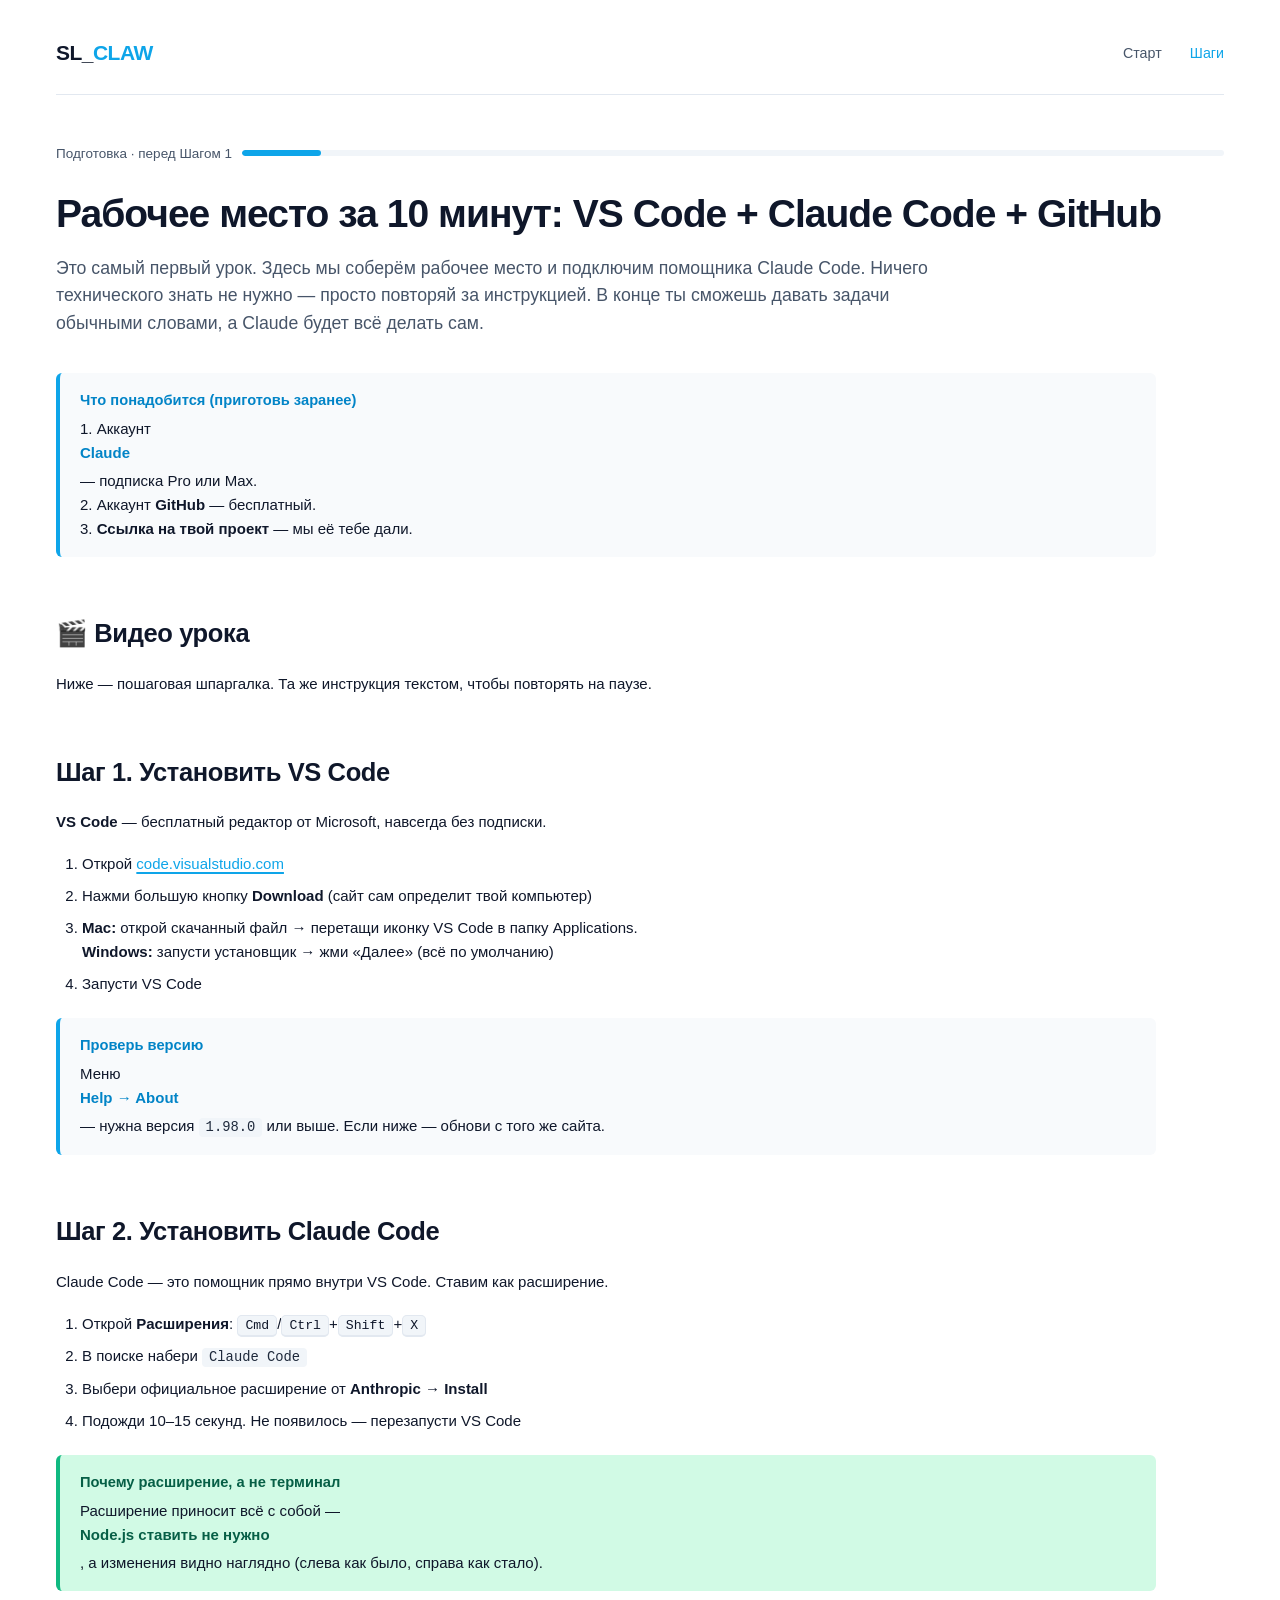
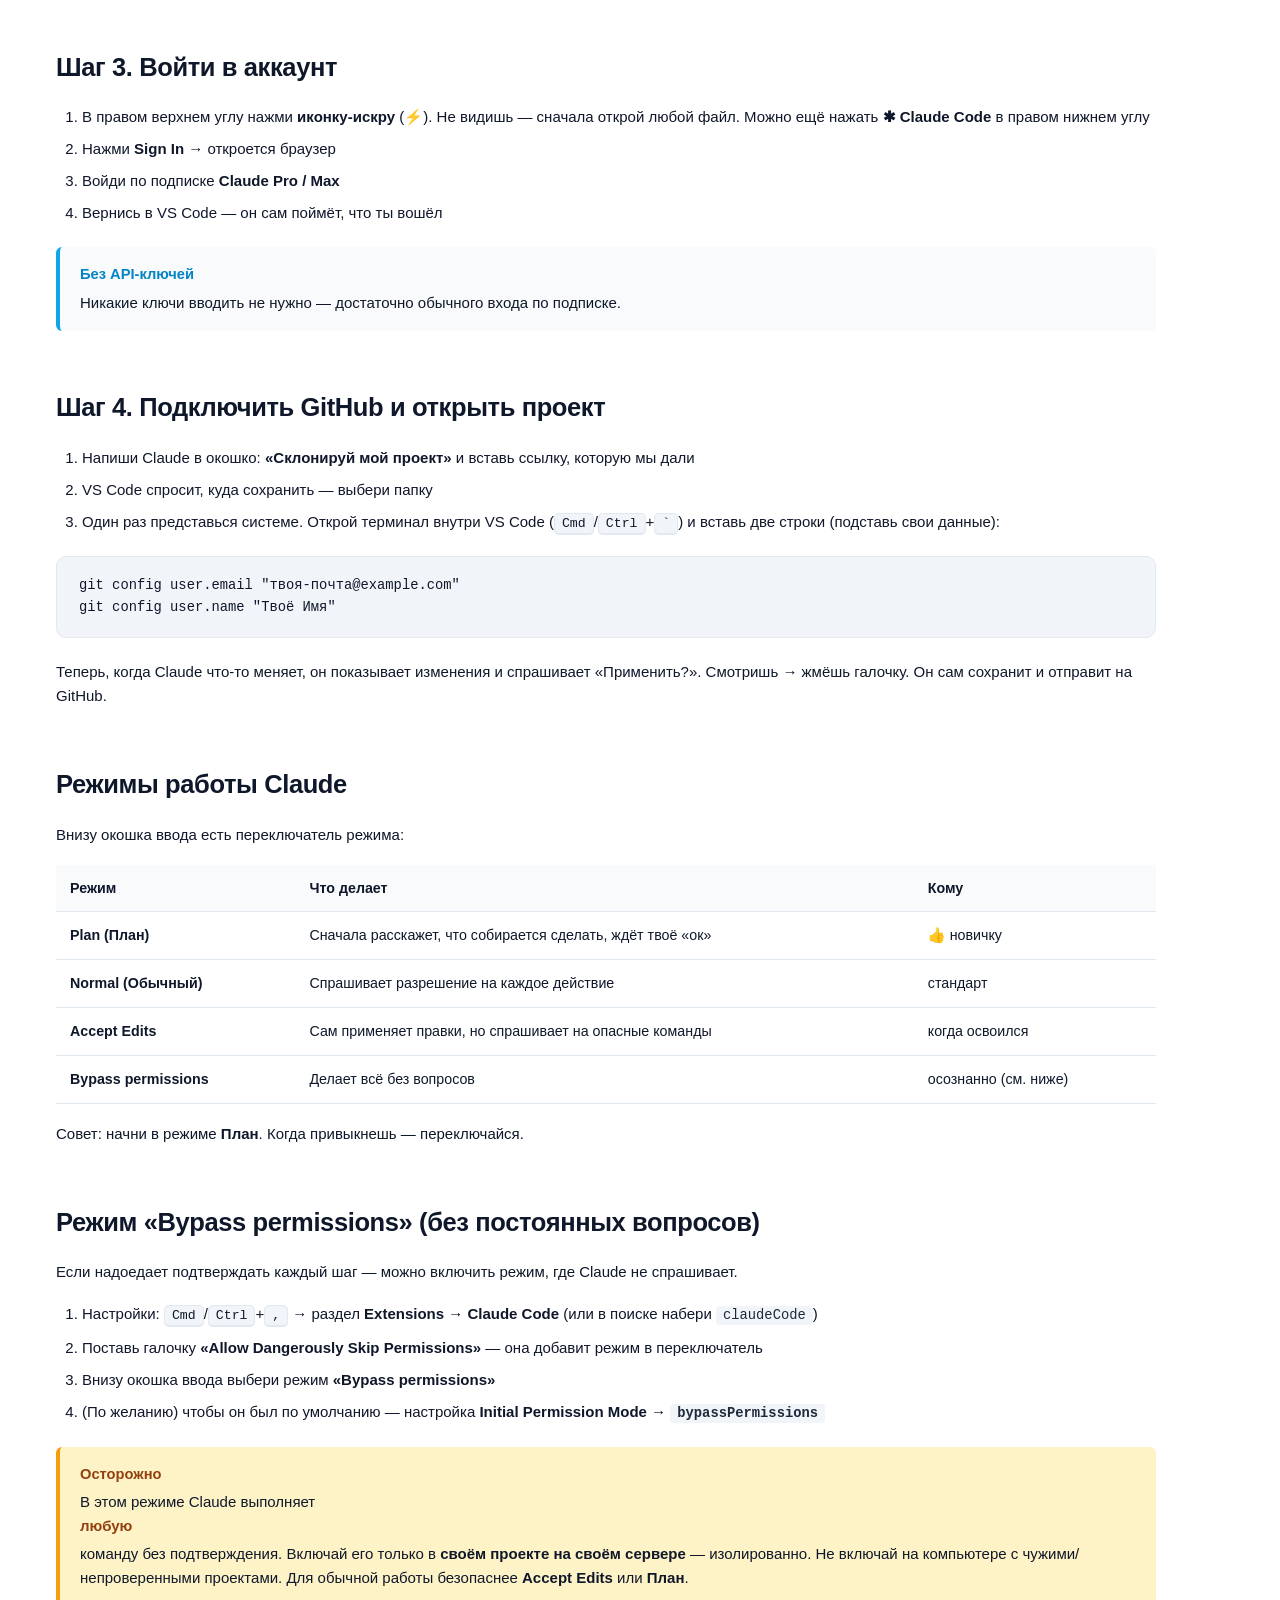
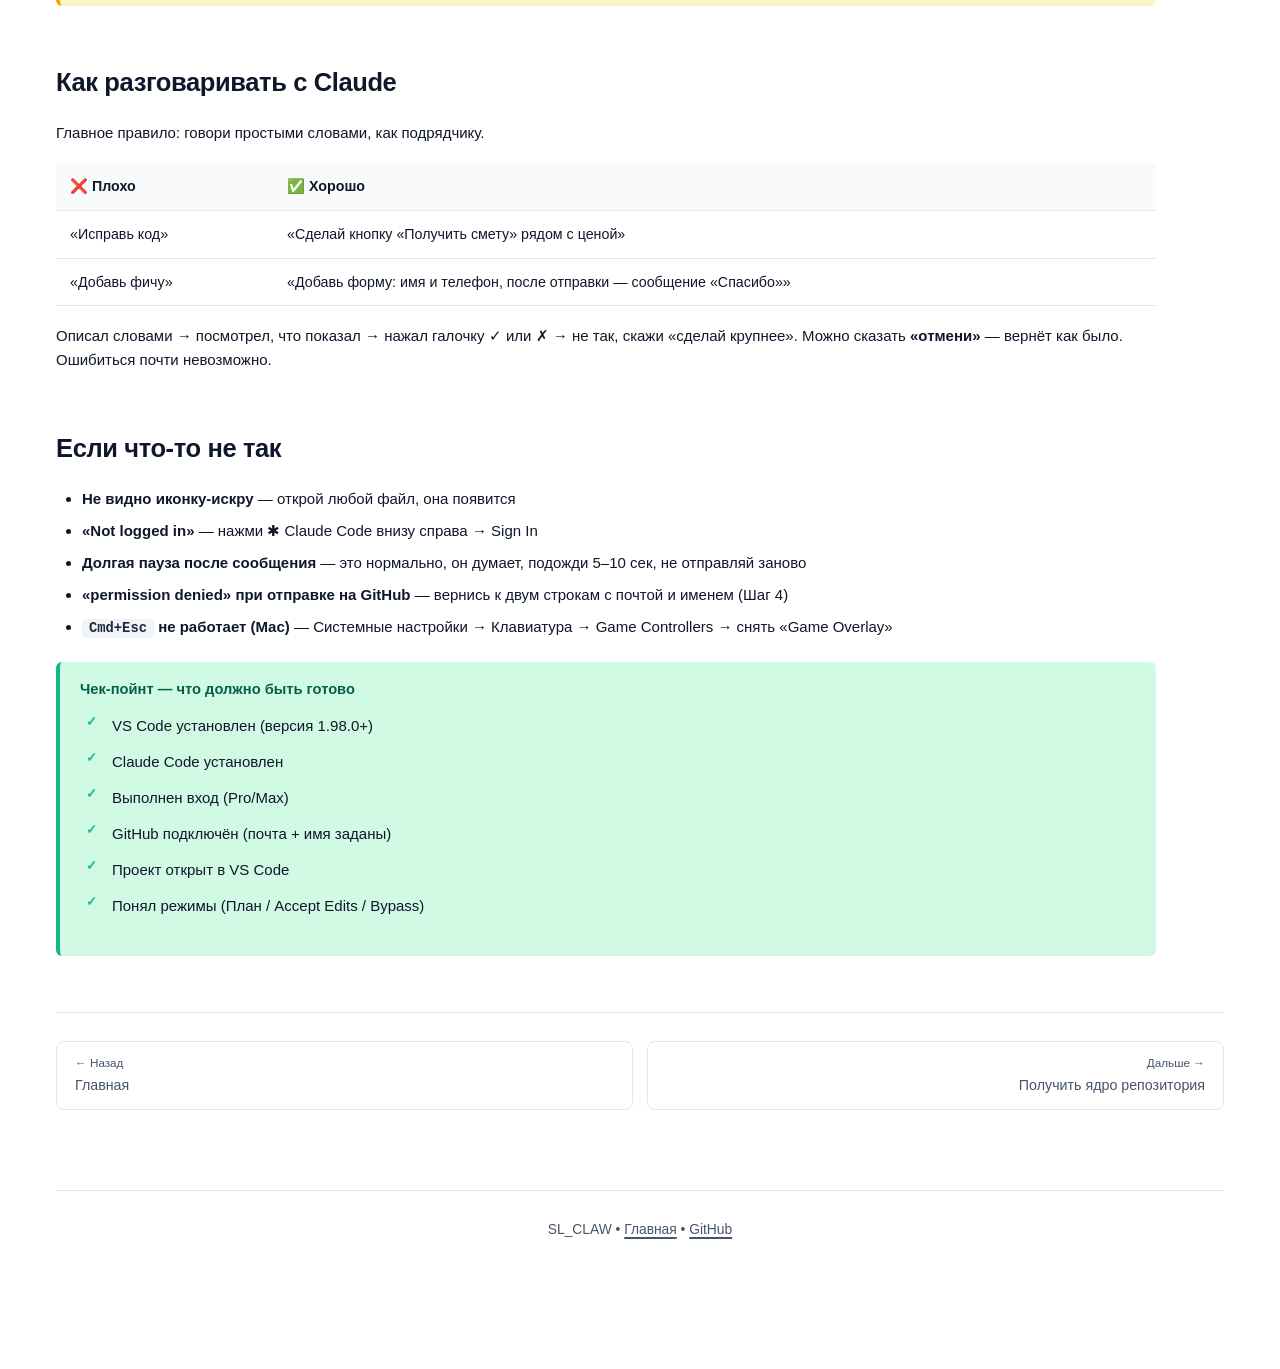
<file: step-0-workspace.html>
<!DOCTYPE html>
<html lang="ru">
<head>
  <meta charset="UTF-8">
  <meta name="viewport" content="width=device-width, initial-scale=1.0">
  <title>Рабочее место · VS Code + Claude Code + GitHub — SL_CLAW</title>
  <link rel="stylesheet" href="styles.css">
</head>
<body>
  <div class="container narrow">

    <header>
      <div class="logo"><a href="index.html">SL_<span class="accent">CLAW</span></a></div>
      <nav>
        <a href="index.html">Старт</a>
        <a href="step-1-clone.html" class="active">Шаги</a>
      </nav>
    </header>

    <main>

      <div class="progress">
        <span>Подготовка · перед Шагом 1</span>
        <div class="progress-bar"><div class="progress-bar-fill" style="width: 8%"></div></div>
      </div>

      <h1>Рабочее место за 10 минут: VS Code + Claude Code + GitHub</h1>
      <p class="lead">
        Это самый первый урок. Здесь мы соберём рабочее место и подключим помощника Claude Code.
        Ничего технического знать не нужно — просто повторяй за инструкцией. В конце ты сможешь
        давать задачи обычными словами, а Claude будет всё делать сам.
      </p>

      <div class="callout">
        <strong>Что понадобится (приготовь заранее)</strong>
        <p>1. Аккаунт <strong>Claude</strong> — подписка Pro или Max.<br>
        2. Аккаунт <strong>GitHub</strong> — бесплатный.<br>
        3. <strong>Ссылка на твой проект</strong> — мы её тебе дали.</p>
      </div>

      <h2>🎬 Видео урока</h2>
      <p>Ниже — пошаговая шпаргалка. Та же инструкция текстом, чтобы повторять на паузе.</p>

      <h2>Шаг 1. Установить VS Code</h2>
      <p><strong>VS Code</strong> — бесплатный редактор от Microsoft, навсегда без подписки.</p>
      <ol>
        <li>Открой <a href="https://code.visualstudio.com" target="_blank" rel="noopener">code.visualstudio.com</a></li>
        <li>Нажми большую кнопку <strong>Download</strong> (сайт сам определит твой компьютер)</li>
        <li><strong>Mac:</strong> открой скачанный файл → перетащи иконку VS Code в папку Applications.<br>
            <strong>Windows:</strong> запусти установщик → жми «Далее» (всё по умолчанию)</li>
        <li>Запусти VS Code</li>
      </ol>
      <div class="callout">
        <strong>Проверь версию</strong>
        <p>Меню <strong>Help → About</strong> — нужна версия <code>1.98.0</code> или выше. Если ниже — обнови с того же сайта.</p>
      </div>

      <h2>Шаг 2. Установить Claude Code</h2>
      <p>Claude Code — это помощник прямо внутри VS Code. Ставим как расширение.</p>
      <ol>
        <li>Открой <strong>Расширения</strong>: <span class="kbd">Cmd</span>/<span class="kbd">Ctrl</span>+<span class="kbd">Shift</span>+<span class="kbd">X</span></li>
        <li>В поиске набери <code>Claude Code</code></li>
        <li>Выбери официальное расширение от <strong>Anthropic</strong> → <strong>Install</strong></li>
        <li>Подожди 10–15 секунд. Не появилось — перезапусти VS Code</li>
      </ol>
      <div class="callout success">
        <strong>Почему расширение, а не терминал</strong>
        <p>Расширение приносит всё с собой — <strong>Node.js ставить не нужно</strong>, а изменения видно наглядно (слева как было, справа как стало).</p>
      </div>

      <h2>Шаг 3. Войти в аккаунт</h2>
      <ol>
        <li>В правом верхнем углу нажми <strong>иконку-искру</strong> (⚡). Не видишь — сначала открой любой файл. Можно ещё нажать <strong>✱ Claude Code</strong> в правом нижнем углу</li>
        <li>Нажми <strong>Sign In</strong> → откроется браузер</li>
        <li>Войди по подписке <strong>Claude Pro / Max</strong></li>
        <li>Вернись в VS Code — он сам поймёт, что ты вошёл</li>
      </ol>
      <div class="callout">
        <strong>Без API-ключей</strong>
        <p>Никакие ключи вводить не нужно — достаточно обычного входа по подписке.</p>
      </div>

      <h2>Шаг 4. Подключить GitHub и открыть проект</h2>
      <ol>
        <li>Напиши Claude в окошко: <strong>«Склонируй мой проект»</strong> и вставь ссылку, которую мы дали</li>
        <li>VS Code спросит, куда сохранить — выбери папку</li>
        <li>Один раз представься системе. Открой терминал внутри VS Code (<span class="kbd">Cmd</span>/<span class="kbd">Ctrl</span>+<span class="kbd">&#96;</span>) и вставь две строки (подставь свои данные):</li>
      </ol>
<pre><code>git config user.email "твоя-почта@example.com"
git config user.name "Твоё Имя"</code></pre>
      <p>Теперь, когда Claude что-то меняет, он показывает изменения и спрашивает «Применить?». Смотришь → жмёшь галочку. Он сам сохранит и отправит на GitHub.</p>

      <h2>Режимы работы Claude</h2>
      <p>Внизу окошка ввода есть переключатель режима:</p>
      <table>
        <thead>
          <tr><th>Режим</th><th>Что делает</th><th>Кому</th></tr>
        </thead>
        <tbody>
          <tr><td><strong>Plan (План)</strong></td><td>Сначала расскажет, что собирается сделать, ждёт твоё «ок»</td><td>👍 новичку</td></tr>
          <tr><td><strong>Normal (Обычный)</strong></td><td>Спрашивает разрешение на каждое действие</td><td>стандарт</td></tr>
          <tr><td><strong>Accept Edits</strong></td><td>Сам применяет правки, но спрашивает на опасные команды</td><td>когда освоился</td></tr>
          <tr><td><strong>Bypass permissions</strong></td><td>Делает всё без вопросов</td><td>осознанно (см. ниже)</td></tr>
        </tbody>
      </table>
      <p>Совет: начни в режиме <strong>План</strong>. Когда привыкнешь — переключайся.</p>

      <h2>Режим «Bypass permissions» (без постоянных вопросов)</h2>
      <p>Если надоедает подтверждать каждый шаг — можно включить режим, где Claude не спрашивает.</p>
      <ol>
        <li>Настройки: <span class="kbd">Cmd</span>/<span class="kbd">Ctrl</span>+<span class="kbd">,</span> → раздел <strong>Extensions → Claude Code</strong> (или в поиске набери <code>claudeCode</code>)</li>
        <li>Поставь галочку <strong>«Allow Dangerously Skip Permissions»</strong> — она добавит режим в переключатель</li>
        <li>Внизу окошка ввода выбери режим <strong>«Bypass permissions»</strong></li>
        <li>(По желанию) чтобы он был по умолчанию — настройка <strong>Initial Permission Mode → <code>bypassPermissions</code></strong></li>
      </ol>
      <div class="callout warning">
        <strong>Осторожно</strong>
        <p>В этом режиме Claude выполняет <strong>любую</strong> команду без подтверждения. Включай его только в <strong>своём проекте на своём сервере</strong> — изолированно. Не включай на компьютере с чужими/непроверенными проектами. Для обычной работы безопаснее <strong>Accept Edits</strong> или <strong>План</strong>.</p>
      </div>

      <h2>Как разговаривать с Claude</h2>
      <p>Главное правило: говори простыми словами, как подрядчику.</p>
      <table>
        <thead>
          <tr><th>❌ Плохо</th><th>✅ Хорошо</th></tr>
        </thead>
        <tbody>
          <tr><td>«Исправь код»</td><td>«Сделай кнопку «Получить смету» рядом с ценой»</td></tr>
          <tr><td>«Добавь фичу»</td><td>«Добавь форму: имя и телефон, после отправки — сообщение «Спасибо»»</td></tr>
        </tbody>
      </table>
      <p>Описал словами → посмотрел, что показал → нажал галочку ✓ или ✗ → не так, скажи «сделай крупнее». Можно сказать <strong>«отмени»</strong> — вернёт как было. Ошибиться почти невозможно.</p>

      <h2>Если что-то не так</h2>
      <ul>
        <li><strong>Не видно иконку-искру</strong> — открой любой файл, она появится</li>
        <li><strong>«Not logged in»</strong> — нажми ✱ Claude Code внизу справа → Sign In</li>
        <li><strong>Долгая пауза после сообщения</strong> — это нормально, он думает, подожди 5–10 сек, не отправляй заново</li>
        <li><strong>«permission denied» при отправке на GitHub</strong> — вернись к двум строкам с почтой и именем (Шаг 4)</li>
        <li><strong><code>Cmd+Esc</code> не работает (Mac)</strong> — Системные настройки → Клавиатура → Game Controllers → снять «Game Overlay»</li>
      </ul>

      <div class="callout success">
        <strong>Чек-пойнт — что должно быть готово</strong>
        <ul class="checklist" style="margin-top: 12px;">
          <li>VS Code установлен (версия 1.98.0+)</li>
          <li>Claude Code установлен</li>
          <li>Выполнен вход (Pro/Max)</li>
          <li>GitHub подключён (почта + имя заданы)</li>
          <li>Проект открыт в VS Code</li>
          <li>Понял режимы (План / Accept Edits / Bypass)</li>
        </ul>
      </div>

      <div class="pager">
        <a href="index.html">
          <small>← Назад</small>
          Главная
        </a>
        <a href="step-1-clone.html" class="next">
          <small>Дальше →</small>
          Получить ядро репозитория
        </a>
      </div>

    </main>

    <footer>
      SL_CLAW • <a href="index.html">Главная</a> • <a href="https://github.com/sl-claw/sl_claw_roadmapp">GitHub</a>
    </footer>

  </div>
</body>
</html>
</file>
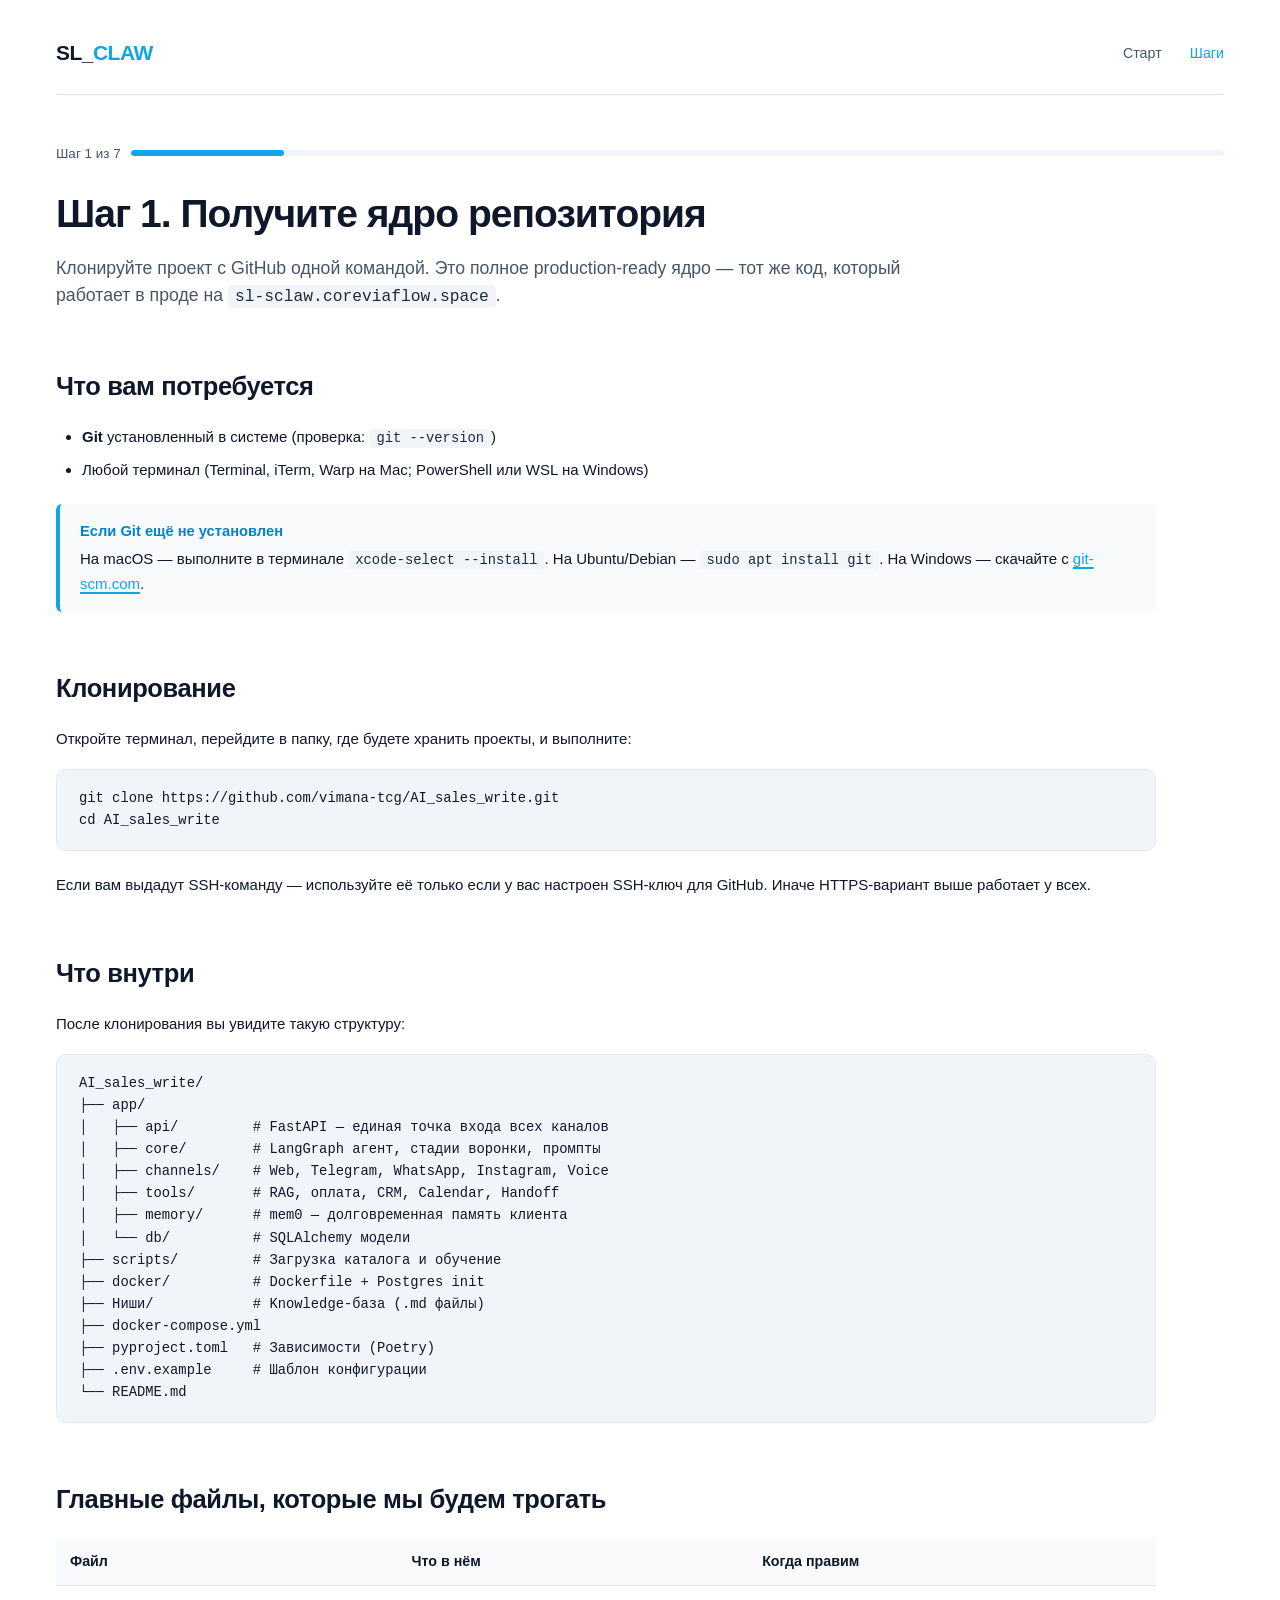
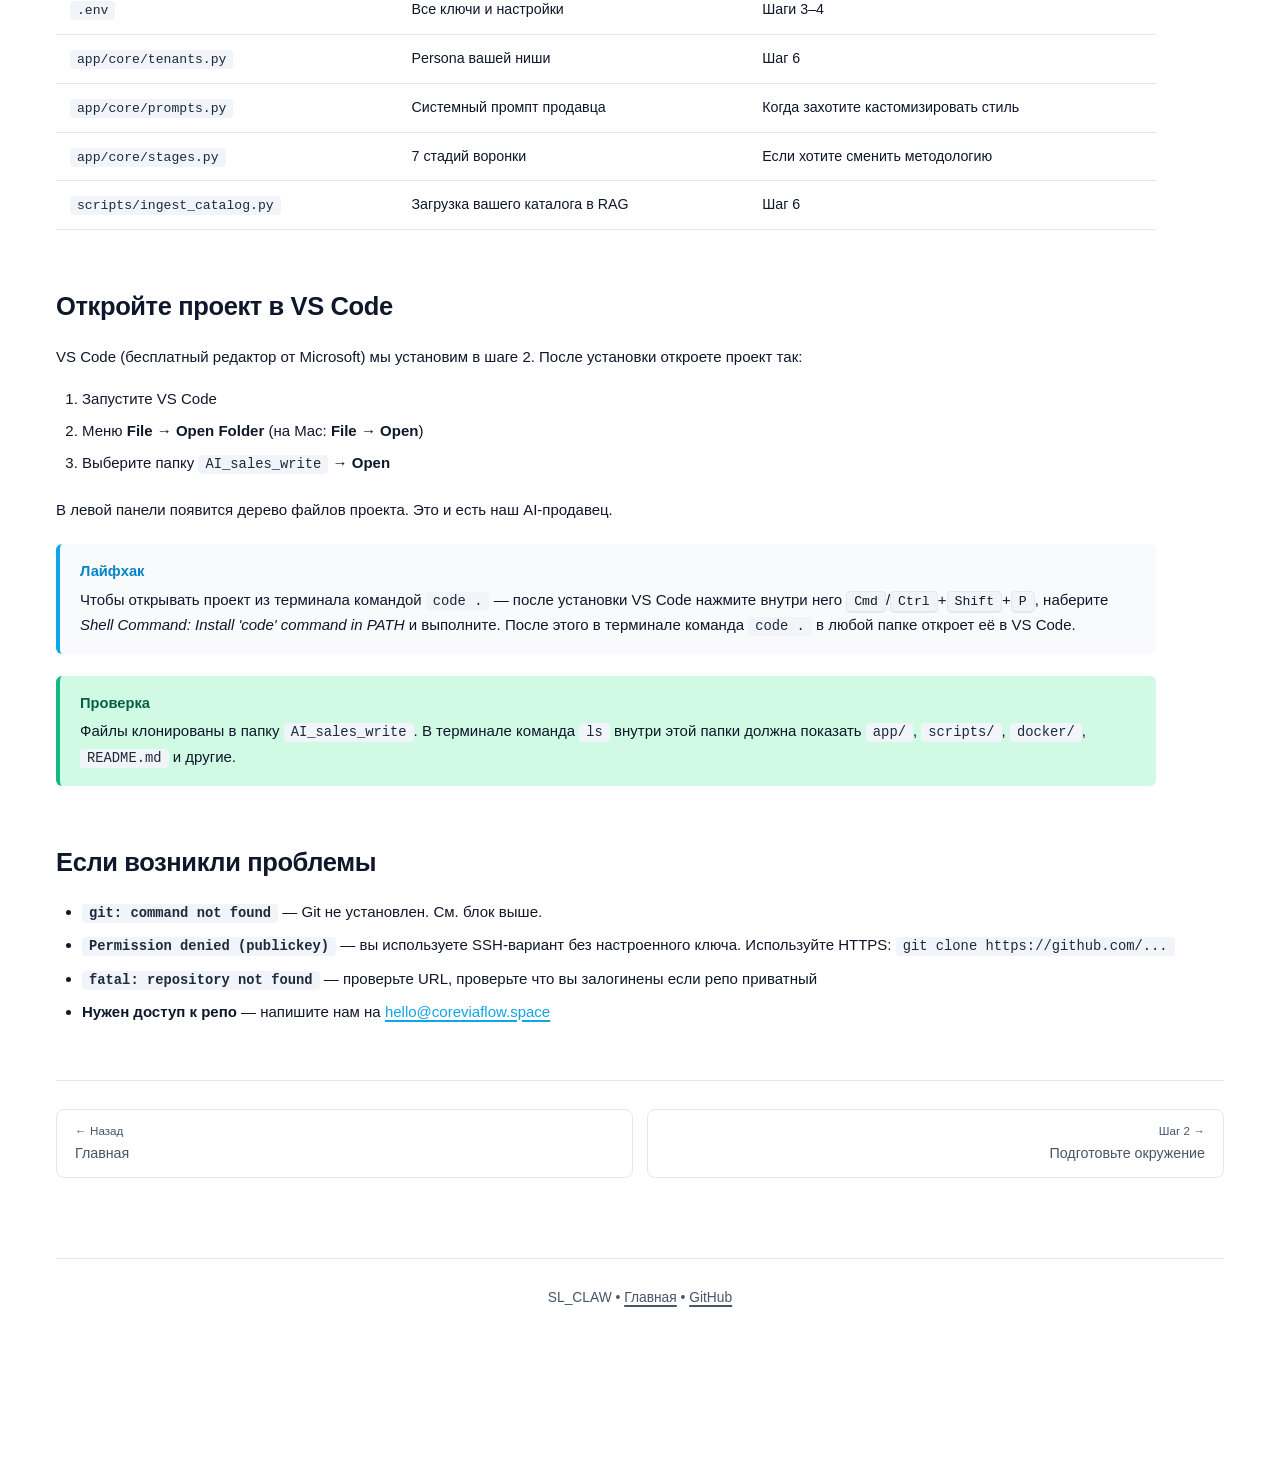
<file: step-1-clone.html>
<!DOCTYPE html>
<html lang="ru">
<head>
  <meta charset="UTF-8">
  <meta name="viewport" content="width=device-width, initial-scale=1.0">
  <title>Шаг 1 · Клонируйте репозиторий — SL_CLAW</title>
  <link rel="stylesheet" href="styles.css">
</head>
<body>
  <div class="container narrow">

    <header>
      <div class="logo"><a href="index.html">SL_<span class="accent">CLAW</span></a></div>
      <nav>
        <a href="index.html">Старт</a>
        <a href="step-1-clone.html" class="active">Шаги</a>
      </nav>
    </header>

    <main>

      <div class="progress">
        <span>Шаг 1 из 7</span>
        <div class="progress-bar"><div class="progress-bar-fill" style="width: 14%"></div></div>
      </div>

      <h1>Шаг 1. Получите ядро репозитория</h1>
      <p class="lead">
        Клонируйте проект с GitHub одной командой. Это полное production-ready ядро —
        тот же код, который работает в проде на <code>sl-sclaw.coreviaflow.space</code>.
      </p>

      <h2>Что вам потребуется</h2>
      <ul>
        <li><strong>Git</strong> установленный в системе (проверка: <code>git --version</code>)</li>
        <li>Любой терминал (Terminal, iTerm, Warp на Mac; PowerShell или WSL на Windows)</li>
      </ul>

      <div class="callout">
        <strong>Если Git ещё не установлен</strong>
        <p>На macOS — выполните в терминале <code>xcode-select --install</code>. На Ubuntu/Debian — <code>sudo apt install git</code>. На Windows — скачайте с <a href="https://git-scm.com/downloads" target="_blank" rel="noopener">git-scm.com</a>.</p>
      </div>

      <h2>Клонирование</h2>
      <p>Откройте терминал, перейдите в папку, где будете хранить проекты, и выполните:</p>

<pre><code>git clone https://github.com/vimana-tcg/AI_sales_write.git
cd AI_sales_write</code></pre>

      <p>Если вам выдадут SSH-команду — используйте её только если у вас настроен SSH-ключ для GitHub. Иначе HTTPS-вариант выше работает у всех.</p>

      <h2>Что внутри</h2>
      <p>После клонирования вы увидите такую структуру:</p>

<pre><code>AI_sales_write/
├── app/
│   ├── api/         # FastAPI — единая точка входа всех каналов
│   ├── core/        # LangGraph агент, стадии воронки, промпты
│   ├── channels/    # Web, Telegram, WhatsApp, Instagram, Voice
│   ├── tools/       # RAG, оплата, CRM, Calendar, Handoff
│   ├── memory/      # mem0 — долговременная память клиента
│   └── db/          # SQLAlchemy модели
├── scripts/         # Загрузка каталога и обучение
├── docker/          # Dockerfile + Postgres init
├── Ниши/            # Knowledge-база (.md файлы)
├── docker-compose.yml
├── pyproject.toml   # Зависимости (Poetry)
├── .env.example     # Шаблон конфигурации
└── README.md</code></pre>

      <h2>Главные файлы, которые мы будем трогать</h2>

      <table>
        <thead>
          <tr>
            <th>Файл</th>
            <th>Что в нём</th>
            <th>Когда правим</th>
          </tr>
        </thead>
        <tbody>
          <tr>
            <td><code>.env</code></td>
            <td>Все ключи и настройки</td>
            <td>Шаги 3–4</td>
          </tr>
          <tr>
            <td><code>app/core/tenants.py</code></td>
            <td>Persona вашей ниши</td>
            <td>Шаг 6</td>
          </tr>
          <tr>
            <td><code>app/core/prompts.py</code></td>
            <td>Системный промпт продавца</td>
            <td>Когда захотите кастомизировать стиль</td>
          </tr>
          <tr>
            <td><code>app/core/stages.py</code></td>
            <td>7 стадий воронки</td>
            <td>Если хотите сменить методологию</td>
          </tr>
          <tr>
            <td><code>scripts/ingest_catalog.py</code></td>
            <td>Загрузка вашего каталога в RAG</td>
            <td>Шаг 6</td>
          </tr>
        </tbody>
      </table>

      <h2>Откройте проект в VS Code</h2>
      <p>VS Code (бесплатный редактор от Microsoft) мы установим в шаге 2. После установки откроете проект так:</p>
      <ol>
        <li>Запустите VS Code</li>
        <li>Меню <strong>File → Open Folder</strong> (на Mac: <strong>File → Open</strong>)</li>
        <li>Выберите папку <code>AI_sales_write</code> → <strong>Open</strong></li>
      </ol>
      <p>В левой панели появится дерево файлов проекта. Это и есть наш AI-продавец.</p>

      <div class="callout">
        <strong>Лайфхак</strong>
        <p>Чтобы открывать проект из терминала командой <code>code .</code> — после установки VS Code нажмите внутри него <span class="kbd">Cmd</span>/<span class="kbd">Ctrl</span>+<span class="kbd">Shift</span>+<span class="kbd">P</span>, наберите <em>Shell Command: Install 'code' command in PATH</em> и выполните. После этого в терминале команда <code>code .</code> в любой папке откроет её в VS Code.</p>
      </div>

      <div class="callout success">
        <strong>Проверка</strong>
        <p>Файлы клонированы в папку <code>AI_sales_write</code>. В терминале команда <code>ls</code> внутри этой папки должна показать <code>app/</code>, <code>scripts/</code>, <code>docker/</code>, <code>README.md</code> и другие.</p>
      </div>

      <h2>Если возникли проблемы</h2>
      <ul>
        <li><strong><code>git: command not found</code></strong> — Git не установлен. См. блок выше.</li>
        <li><strong><code>Permission denied (publickey)</code></strong> — вы используете SSH-вариант без настроенного ключа. Используйте HTTPS: <code>git clone https://github.com/...</code></li>
        <li><strong><code>fatal: repository not found</code></strong> — проверьте URL, проверьте что вы залогинены если репо приватный</li>
        <li><strong>Нужен доступ к репо</strong> — напишите нам на <a href="mailto:hello@coreviaflow.space">hello@coreviaflow.space</a></li>
      </ul>

      <div class="pager">
        <a href="index.html">
          <small>← Назад</small>
          Главная
        </a>
        <a href="step-2-environment.html" class="next">
          <small>Шаг 2 →</small>
          Подготовьте окружение
        </a>
      </div>

    </main>

    <footer>
      SL_CLAW • <a href="index.html">Главная</a> • <a href="https://github.com/vimana-tcg/AI_sales_write">GitHub</a>
    </footer>

  </div>
</body>
</html>
</file>
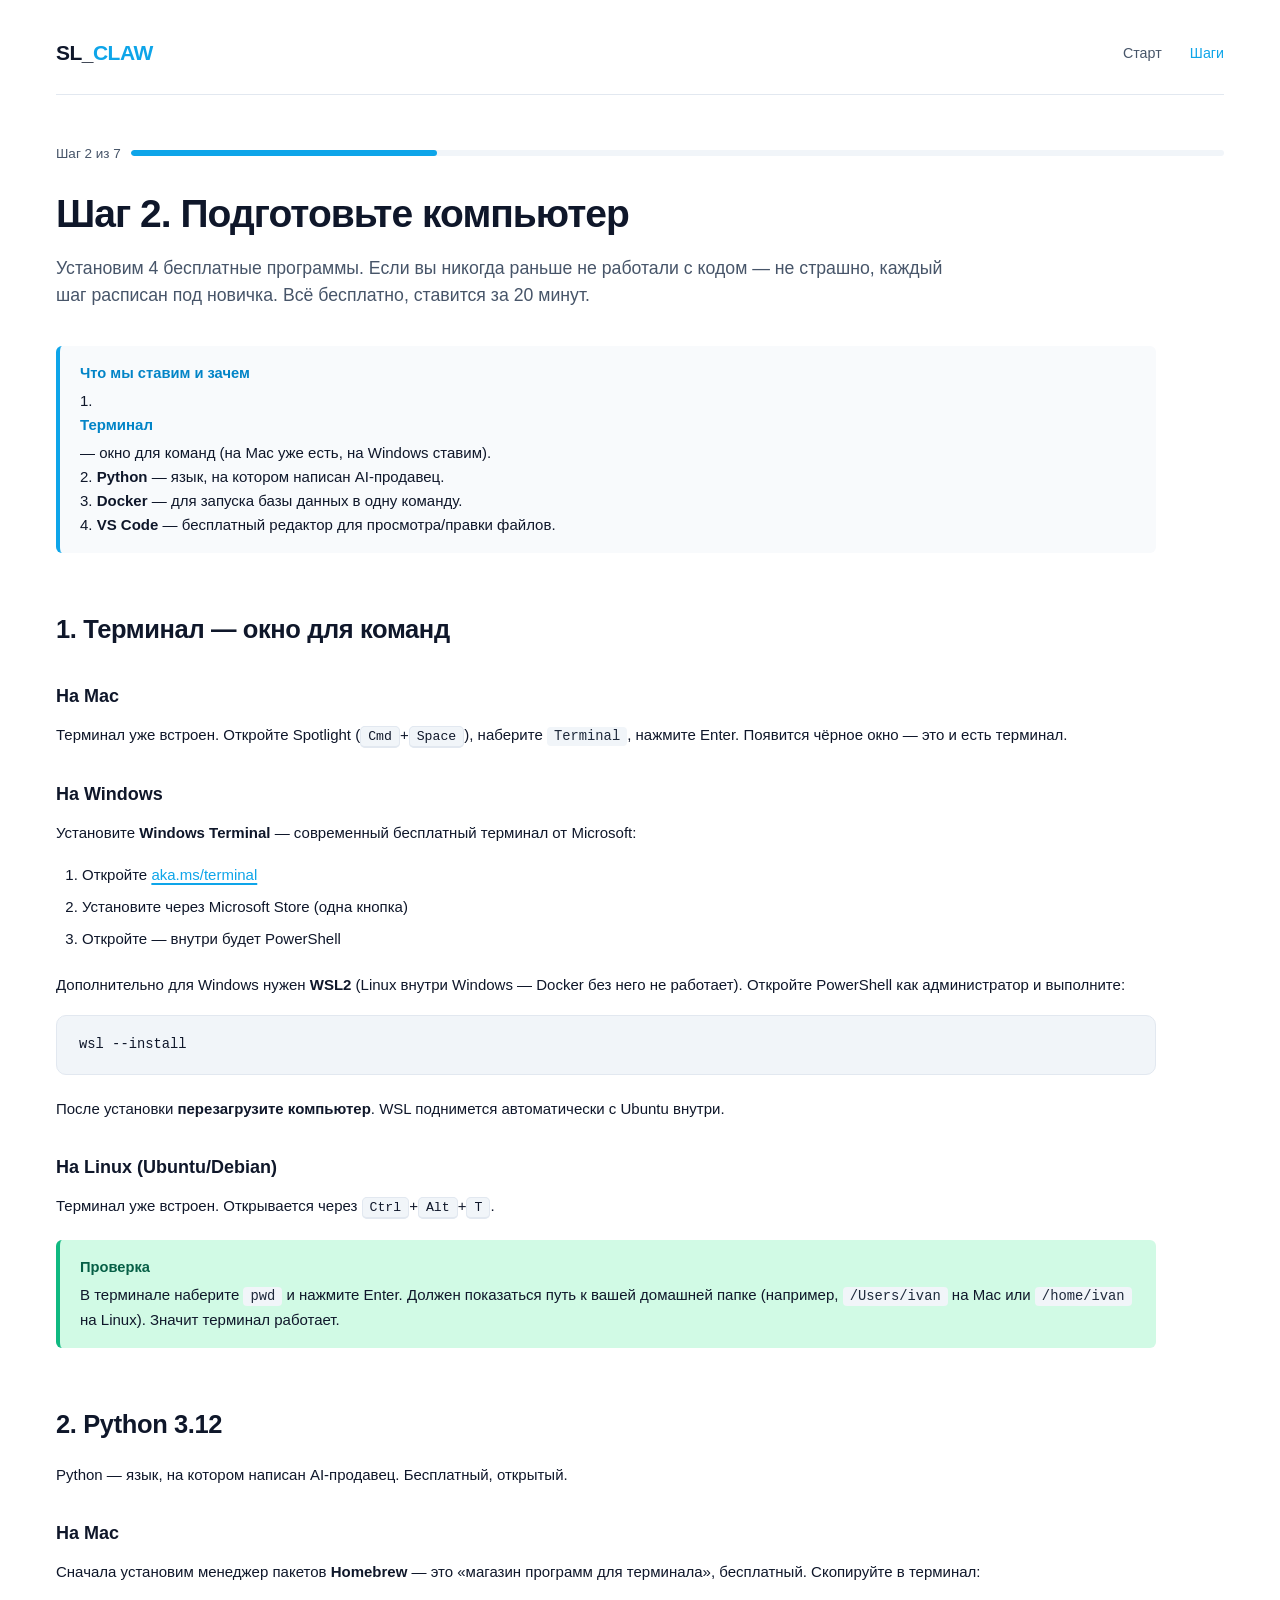
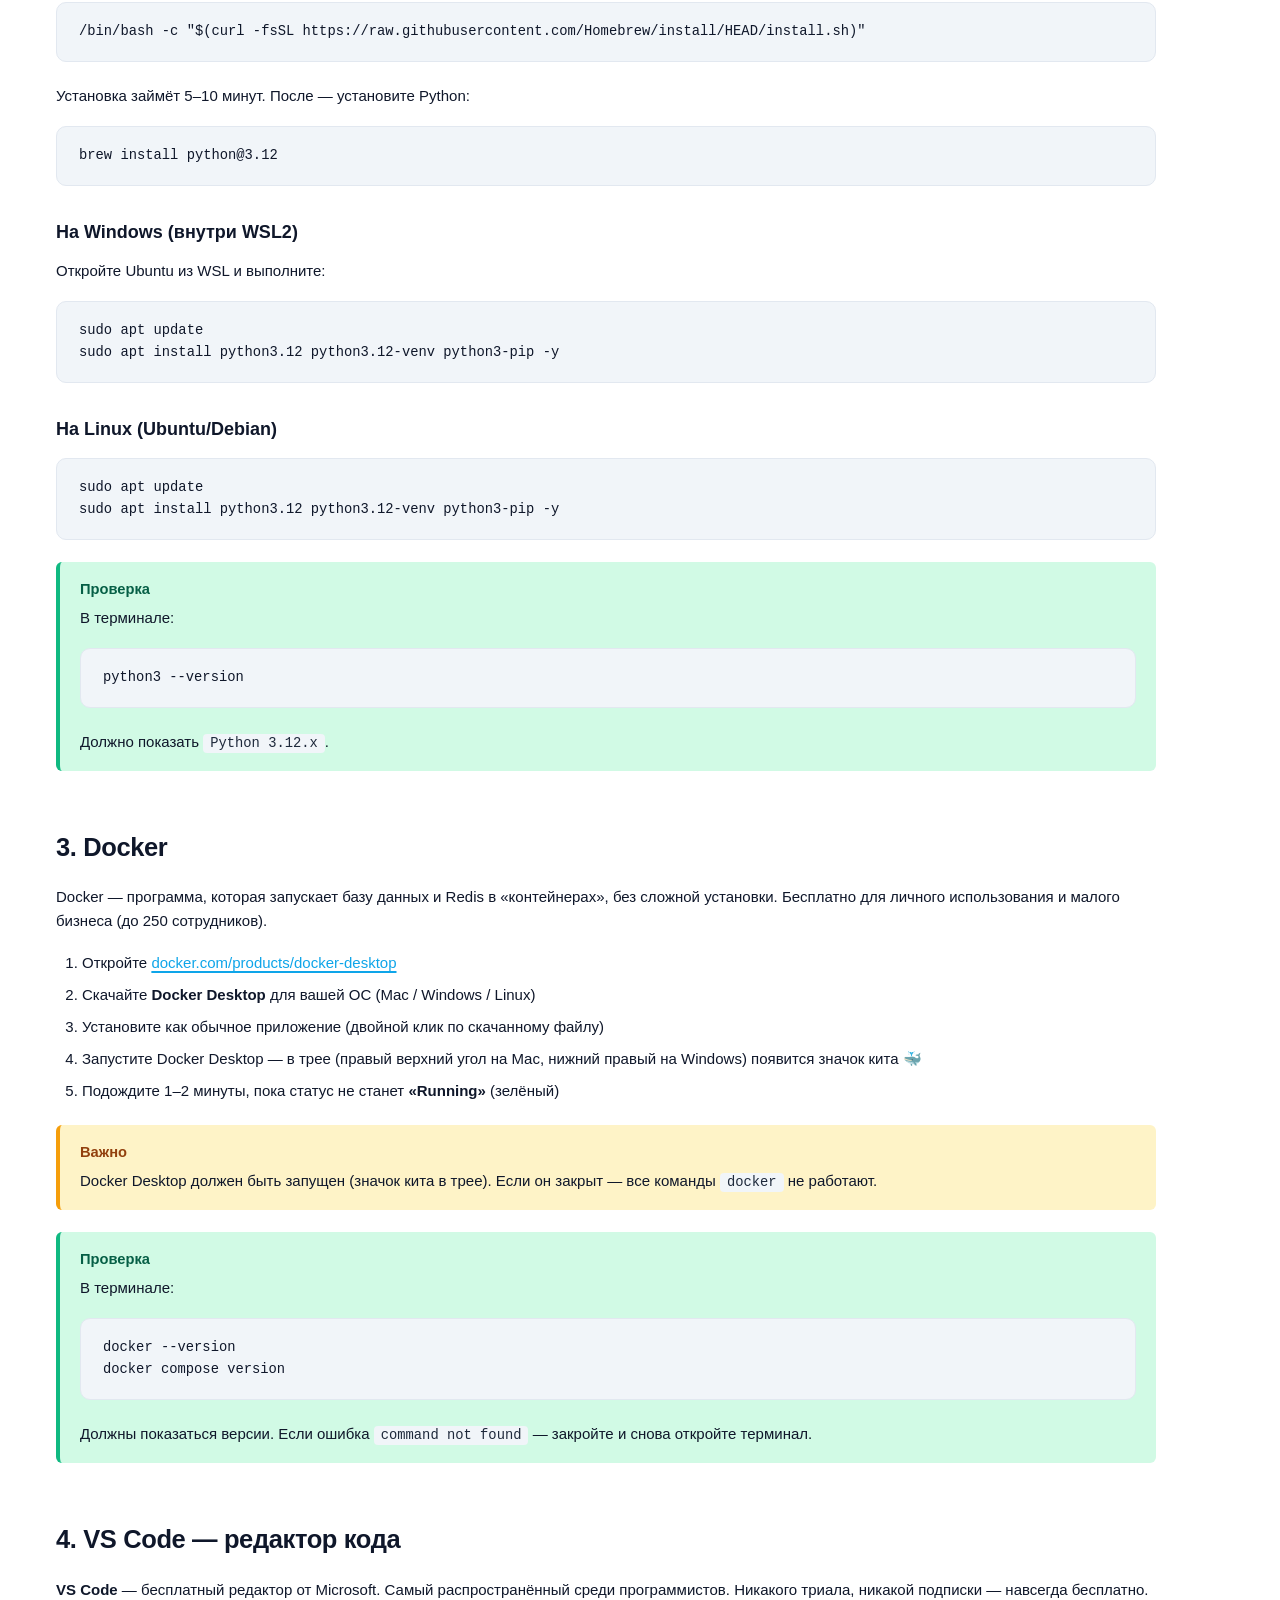
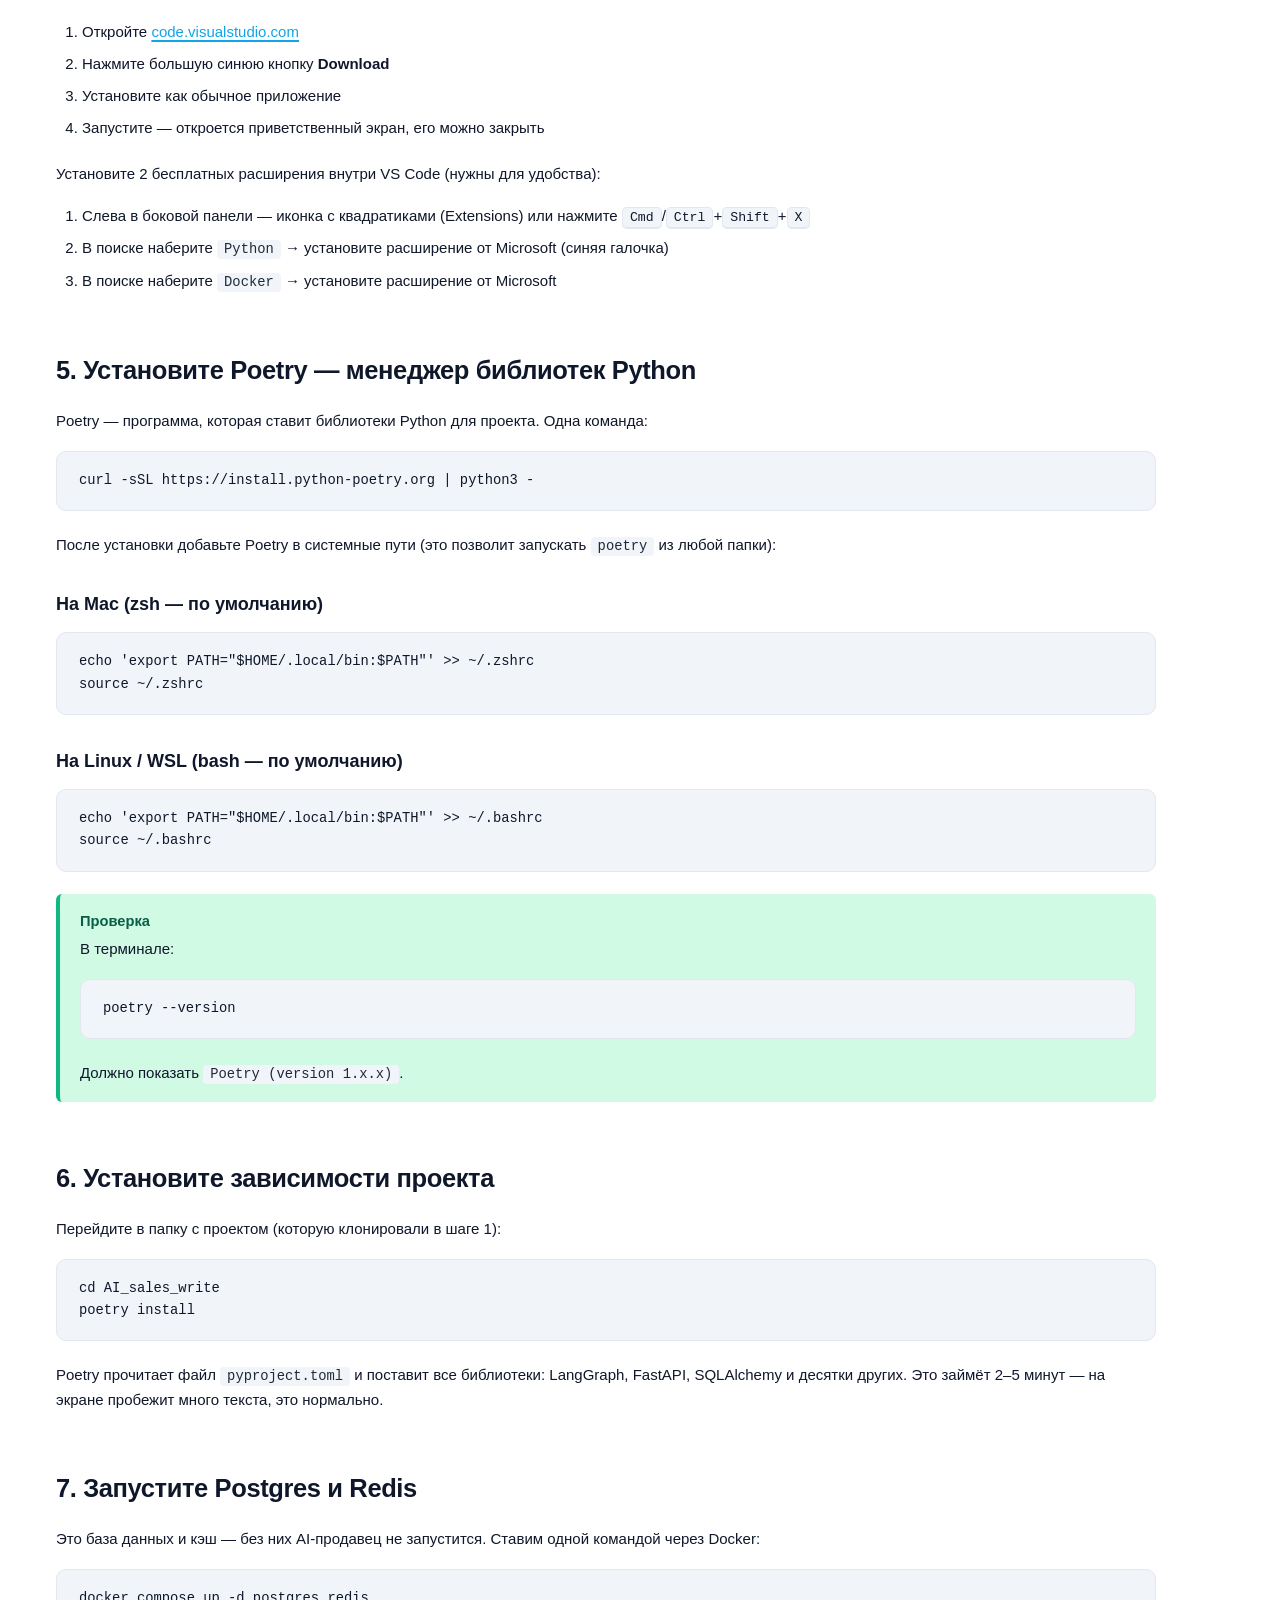
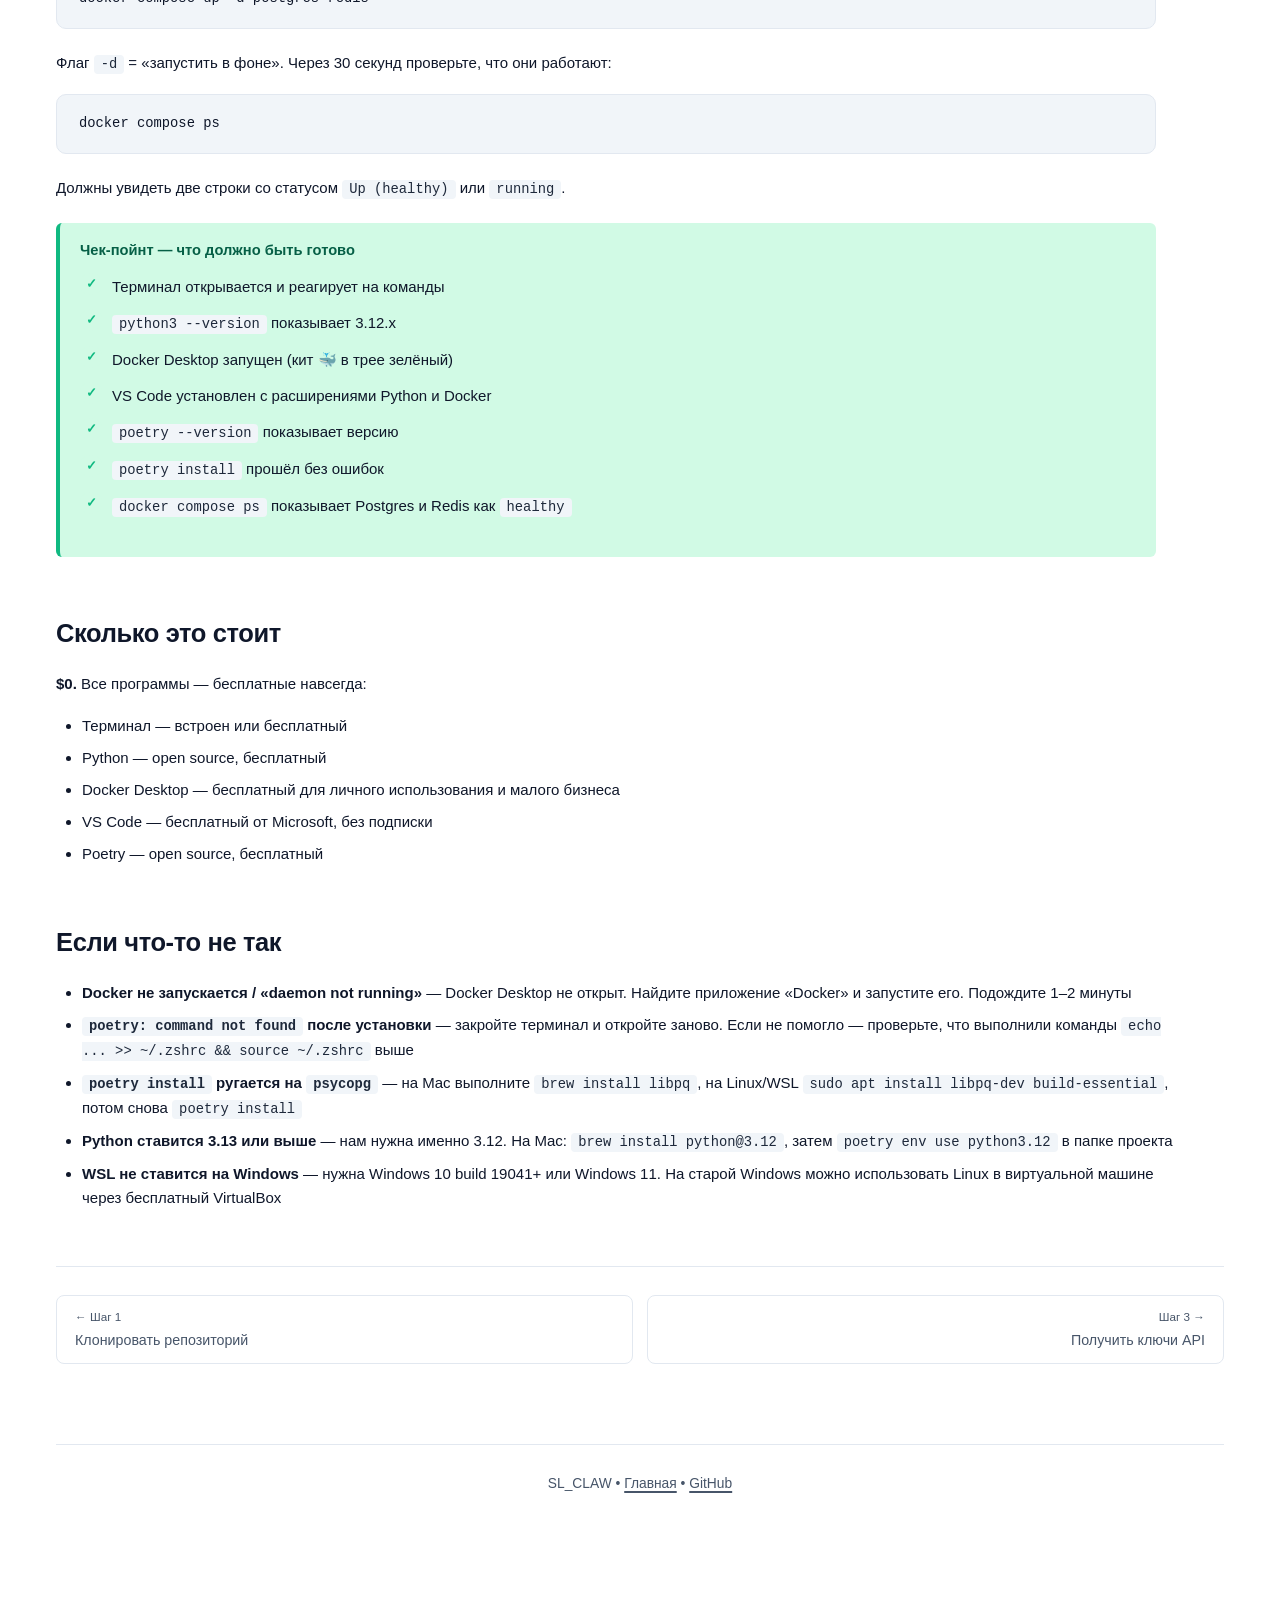
<file: step-2-environment.html>
<!DOCTYPE html>
<html lang="ru">
<head>
  <meta charset="UTF-8">
  <meta name="viewport" content="width=device-width, initial-scale=1.0">
  <title>Шаг 2 · Подготовьте компьютер — SL_CLAW</title>
  <link rel="stylesheet" href="styles.css">
</head>
<body>
  <div class="container narrow">

    <header>
      <div class="logo"><a href="index.html">SL_<span class="accent">CLAW</span></a></div>
      <nav>
        <a href="index.html">Старт</a>
        <a href="step-1-clone.html" class="active">Шаги</a>
      </nav>
    </header>

    <main>

      <div class="progress">
        <span>Шаг 2 из 7</span>
        <div class="progress-bar"><div class="progress-bar-fill" style="width: 28%"></div></div>
      </div>

      <h1>Шаг 2. Подготовьте компьютер</h1>
      <p class="lead">
        Установим 4 бесплатные программы. Если вы никогда раньше не работали с кодом — не страшно,
        каждый шаг расписан под новичка. Всё бесплатно, ставится за 20 минут.
      </p>

      <div class="callout">
        <strong>Что мы ставим и зачем</strong>
        <p>1. <strong>Терминал</strong> — окно для команд (на Mac уже есть, на Windows ставим).<br>
        2. <strong>Python</strong> — язык, на котором написан AI-продавец.<br>
        3. <strong>Docker</strong> — для запуска базы данных в одну команду.<br>
        4. <strong>VS Code</strong> — бесплатный редактор для просмотра/правки файлов.</p>
      </div>

      <h2>1. Терминал — окно для команд</h2>

      <h3>На Mac</h3>
      <p>Терминал уже встроен. Откройте Spotlight (<span class="kbd">Cmd</span>+<span class="kbd">Space</span>), наберите <code>Terminal</code>, нажмите Enter. Появится чёрное окно — это и есть терминал.</p>

      <h3>На Windows</h3>
      <p>Установите <strong>Windows Terminal</strong> — современный бесплатный терминал от Microsoft:</p>
      <ol>
        <li>Откройте <a href="https://aka.ms/terminal" target="_blank" rel="noopener">aka.ms/terminal</a></li>
        <li>Установите через Microsoft Store (одна кнопка)</li>
        <li>Откройте — внутри будет PowerShell</li>
      </ol>

      <p>Дополнительно для Windows нужен <strong>WSL2</strong> (Linux внутри Windows — Docker без него не работает). Откройте PowerShell как администратор и выполните:</p>
<pre><code>wsl --install</code></pre>
      <p>После установки <strong>перезагрузите компьютер</strong>. WSL поднимется автоматически с Ubuntu внутри.</p>

      <h3>На Linux (Ubuntu/Debian)</h3>
      <p>Терминал уже встроен. Открывается через <span class="kbd">Ctrl</span>+<span class="kbd">Alt</span>+<span class="kbd">T</span>.</p>

      <div class="callout success">
        <strong>Проверка</strong>
        <p>В терминале наберите <code>pwd</code> и нажмите Enter. Должен показаться путь к вашей домашней папке (например, <code>/Users/ivan</code> на Mac или <code>/home/ivan</code> на Linux). Значит терминал работает.</p>
      </div>

      <h2>2. Python 3.12</h2>
      <p>Python — язык, на котором написан AI-продавец. Бесплатный, открытый.</p>

      <h3>На Mac</h3>
      <p>Сначала установим менеджер пакетов <strong>Homebrew</strong> — это «магазин программ для терминала», бесплатный. Скопируйте в терминал:</p>
<pre><code>/bin/bash -c "$(curl -fsSL https://raw.githubusercontent.com/Homebrew/install/HEAD/install.sh)"</code></pre>
      <p>Установка займёт 5–10 минут. После — установите Python:</p>
<pre><code>brew install python@3.12</code></pre>

      <h3>На Windows (внутри WSL2)</h3>
      <p>Откройте Ubuntu из WSL и выполните:</p>
<pre><code>sudo apt update
sudo apt install python3.12 python3.12-venv python3-pip -y</code></pre>

      <h3>На Linux (Ubuntu/Debian)</h3>
<pre><code>sudo apt update
sudo apt install python3.12 python3.12-venv python3-pip -y</code></pre>

      <div class="callout success">
        <strong>Проверка</strong>
        <p>В терминале:</p>
<pre><code>python3 --version</code></pre>
        <p>Должно показать <code>Python 3.12.x</code>.</p>
      </div>

      <h2>3. Docker</h2>
      <p>Docker — программа, которая запускает базу данных и Redis в «контейнерах», без сложной установки. Бесплатно для личного использования и малого бизнеса (до 250 сотрудников).</p>

      <ol>
        <li>Откройте <a href="https://www.docker.com/products/docker-desktop/" target="_blank" rel="noopener">docker.com/products/docker-desktop</a></li>
        <li>Скачайте <strong>Docker Desktop</strong> для вашей ОС (Mac / Windows / Linux)</li>
        <li>Установите как обычное приложение (двойной клик по скачанному файлу)</li>
        <li>Запустите Docker Desktop — в трее (правый верхний угол на Mac, нижний правый на Windows) появится значок кита 🐳</li>
        <li>Подождите 1–2 минуты, пока статус не станет <strong>«Running»</strong> (зелёный)</li>
      </ol>

      <div class="callout warning">
        <strong>Важно</strong>
        <p>Docker Desktop должен быть запущен (значок кита в трее). Если он закрыт — все команды <code>docker</code> не работают.</p>
      </div>

      <div class="callout success">
        <strong>Проверка</strong>
        <p>В терминале:</p>
<pre><code>docker --version
docker compose version</code></pre>
        <p>Должны показаться версии. Если ошибка <code>command not found</code> — закройте и снова откройте терминал.</p>
      </div>

      <h2>4. VS Code — редактор кода</h2>
      <p><strong>VS Code</strong> — бесплатный редактор от Microsoft. Самый распространённый среди программистов. Никакого триала, никакой подписки — навсегда бесплатно.</p>

      <ol>
        <li>Откройте <a href="https://code.visualstudio.com" target="_blank" rel="noopener">code.visualstudio.com</a></li>
        <li>Нажмите большую синюю кнопку <strong>Download</strong></li>
        <li>Установите как обычное приложение</li>
        <li>Запустите — откроется приветственный экран, его можно закрыть</li>
      </ol>

      <p>Установите 2 бесплатных расширения внутри VS Code (нужны для удобства):</p>
      <ol>
        <li>Слева в боковой панели — иконка с квадратиками (Extensions) или нажмите <span class="kbd">Cmd</span>/<span class="kbd">Ctrl</span>+<span class="kbd">Shift</span>+<span class="kbd">X</span></li>
        <li>В поиске наберите <code>Python</code> → установите расширение от Microsoft (синяя галочка)</li>
        <li>В поиске наберите <code>Docker</code> → установите расширение от Microsoft</li>
      </ol>

      <h2>5. Установите Poetry — менеджер библиотек Python</h2>
      <p>Poetry — программа, которая ставит библиотеки Python для проекта. Одна команда:</p>

<pre><code>curl -sSL https://install.python-poetry.org | python3 -</code></pre>

      <p>После установки добавьте Poetry в системные пути (это позволит запускать <code>poetry</code> из любой папки):</p>

      <h3>На Mac (zsh — по умолчанию)</h3>
<pre><code>echo 'export PATH="$HOME/.local/bin:$PATH"' &gt;&gt; ~/.zshrc
source ~/.zshrc</code></pre>

      <h3>На Linux / WSL (bash — по умолчанию)</h3>
<pre><code>echo 'export PATH="$HOME/.local/bin:$PATH"' &gt;&gt; ~/.bashrc
source ~/.bashrc</code></pre>

      <div class="callout success">
        <strong>Проверка</strong>
        <p>В терминале:</p>
<pre><code>poetry --version</code></pre>
        <p>Должно показать <code>Poetry (version 1.x.x)</code>.</p>
      </div>

      <h2>6. Установите зависимости проекта</h2>
      <p>Перейдите в папку с проектом (которую клонировали в шаге 1):</p>
<pre><code>cd AI_sales_write
poetry install</code></pre>

      <p>Poetry прочитает файл <code>pyproject.toml</code> и поставит все библиотеки: LangGraph, FastAPI, SQLAlchemy и десятки других. Это займёт 2–5 минут — на экране пробежит много текста, это нормально.</p>

      <h2>7. Запустите Postgres и Redis</h2>
      <p>Это база данных и кэш — без них AI-продавец не запустится. Ставим одной командой через Docker:</p>

<pre><code>docker compose up -d postgres redis</code></pre>

      <p>Флаг <code>-d</code> = «запустить в фоне». Через 30 секунд проверьте, что они работают:</p>

<pre><code>docker compose ps</code></pre>

      <p>Должны увидеть две строки со статусом <code>Up (healthy)</code> или <code>running</code>.</p>

      <div class="callout success">
        <strong>Чек-пойнт — что должно быть готово</strong>
        <ul class="checklist" style="margin-top: 12px;">
          <li>Терминал открывается и реагирует на команды</li>
          <li><code>python3 --version</code> показывает 3.12.x</li>
          <li>Docker Desktop запущен (кит 🐳 в трее зелёный)</li>
          <li>VS Code установлен с расширениями Python и Docker</li>
          <li><code>poetry --version</code> показывает версию</li>
          <li><code>poetry install</code> прошёл без ошибок</li>
          <li><code>docker compose ps</code> показывает Postgres и Redis как <code>healthy</code></li>
        </ul>
      </div>

      <h2>Сколько это стоит</h2>
      <p><strong>$0.</strong> Все программы — бесплатные навсегда:</p>
      <ul>
        <li>Терминал — встроен или бесплатный</li>
        <li>Python — open source, бесплатный</li>
        <li>Docker Desktop — бесплатный для личного использования и малого бизнеса</li>
        <li>VS Code — бесплатный от Microsoft, без подписки</li>
        <li>Poetry — open source, бесплатный</li>
      </ul>

      <h2>Если что-то не так</h2>
      <ul>
        <li><strong>Docker не запускается / «daemon not running»</strong> — Docker Desktop не открыт. Найдите приложение «Docker» и запустите его. Подождите 1–2 минуты</li>
        <li><strong><code>poetry: command not found</code> после установки</strong> — закройте терминал и откройте заново. Если не помогло — проверьте, что выполнили команды <code>echo ... &gt;&gt; ~/.zshrc &amp;&amp; source ~/.zshrc</code> выше</li>
        <li><strong><code>poetry install</code> ругается на <code>psycopg</code></strong> — на Mac выполните <code>brew install libpq</code>, на Linux/WSL <code>sudo apt install libpq-dev build-essential</code>, потом снова <code>poetry install</code></li>
        <li><strong>Python ставится 3.13 или выше</strong> — нам нужна именно 3.12. На Mac: <code>brew install python@3.12</code>, затем <code>poetry env use python3.12</code> в папке проекта</li>
        <li><strong>WSL не ставится на Windows</strong> — нужна Windows 10 build 19041+ или Windows 11. На старой Windows можно использовать Linux в виртуальной машине через бесплатный VirtualBox</li>
      </ul>

      <div class="pager">
        <a href="step-1-clone.html">
          <small>← Шаг 1</small>
          Клонировать репозиторий
        </a>
        <a href="step-3-keys.html" class="next">
          <small>Шаг 3 →</small>
          Получить ключи API
        </a>
      </div>

    </main>

    <footer>
      SL_CLAW • <a href="index.html">Главная</a> • <a href="https://github.com/sl-claw/sl_claw_roadmapp">GitHub</a>
    </footer>

  </div>
</body>
</html>
</file>
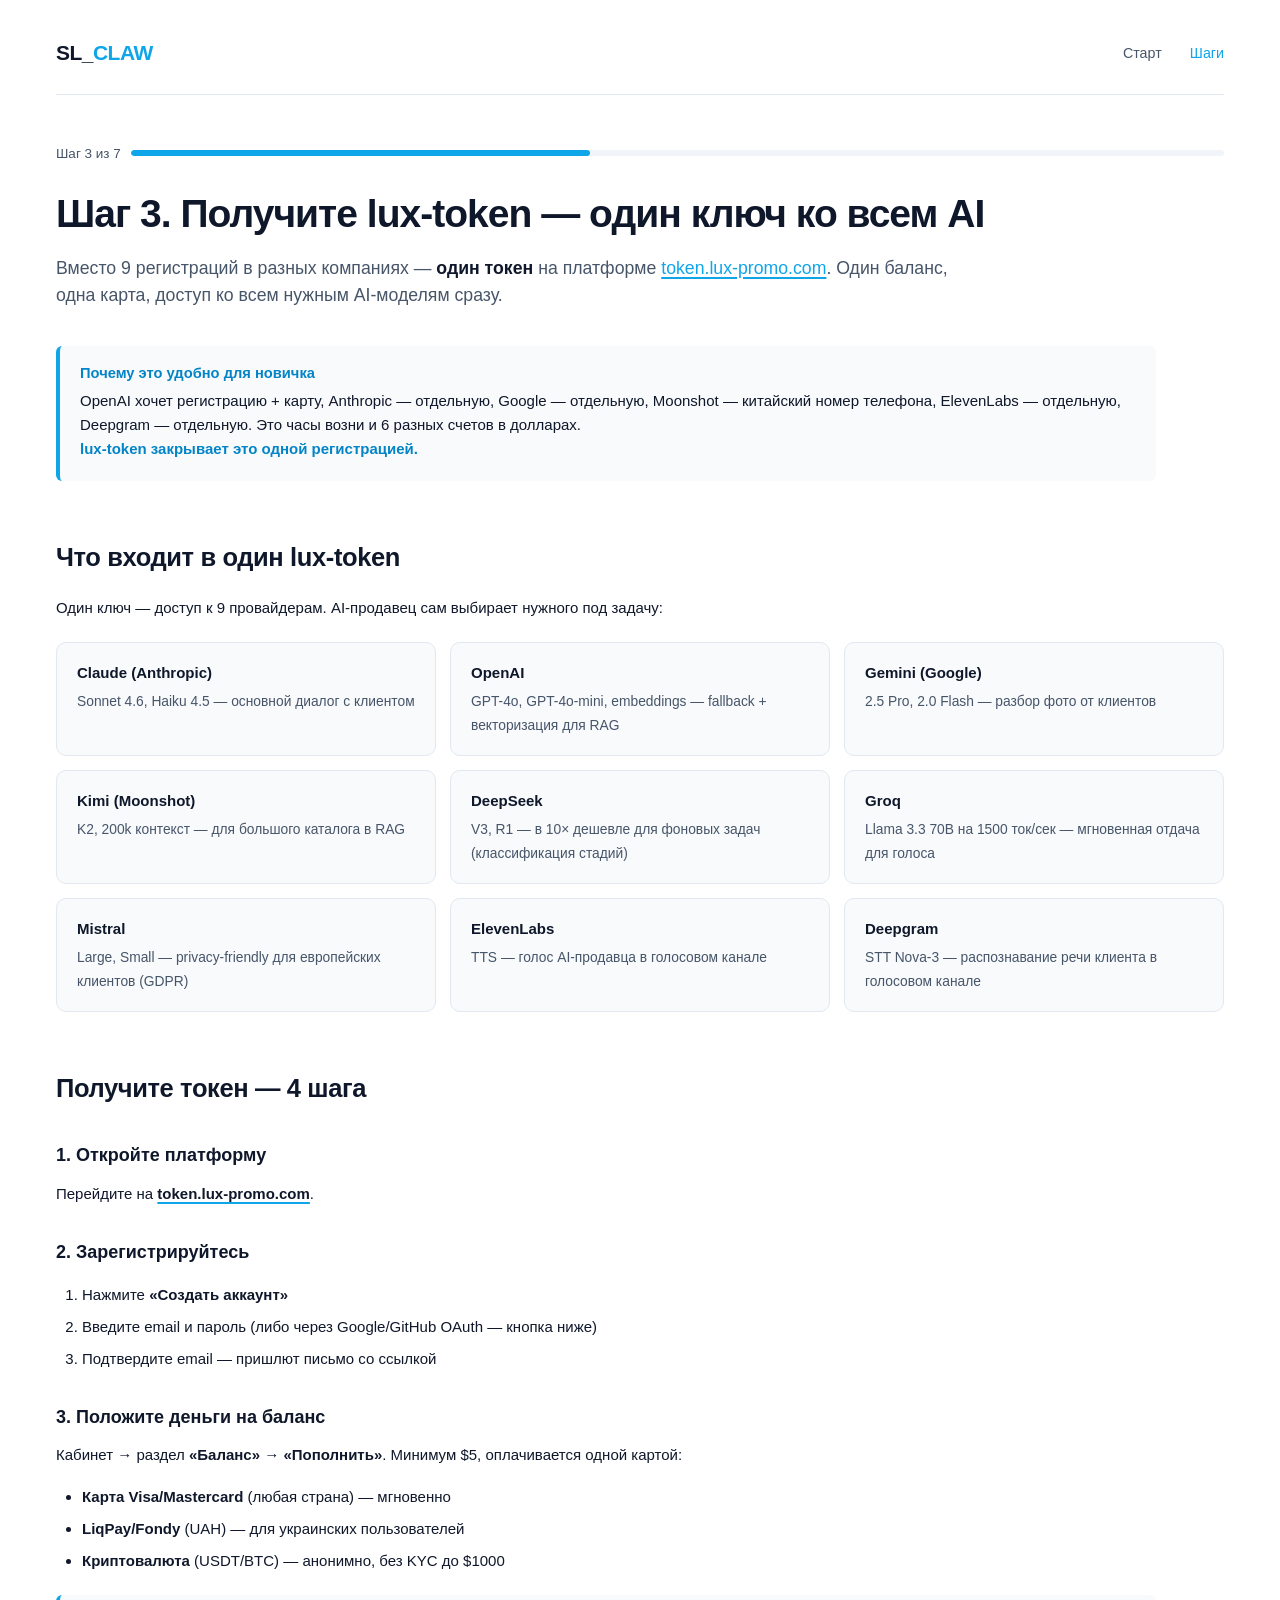
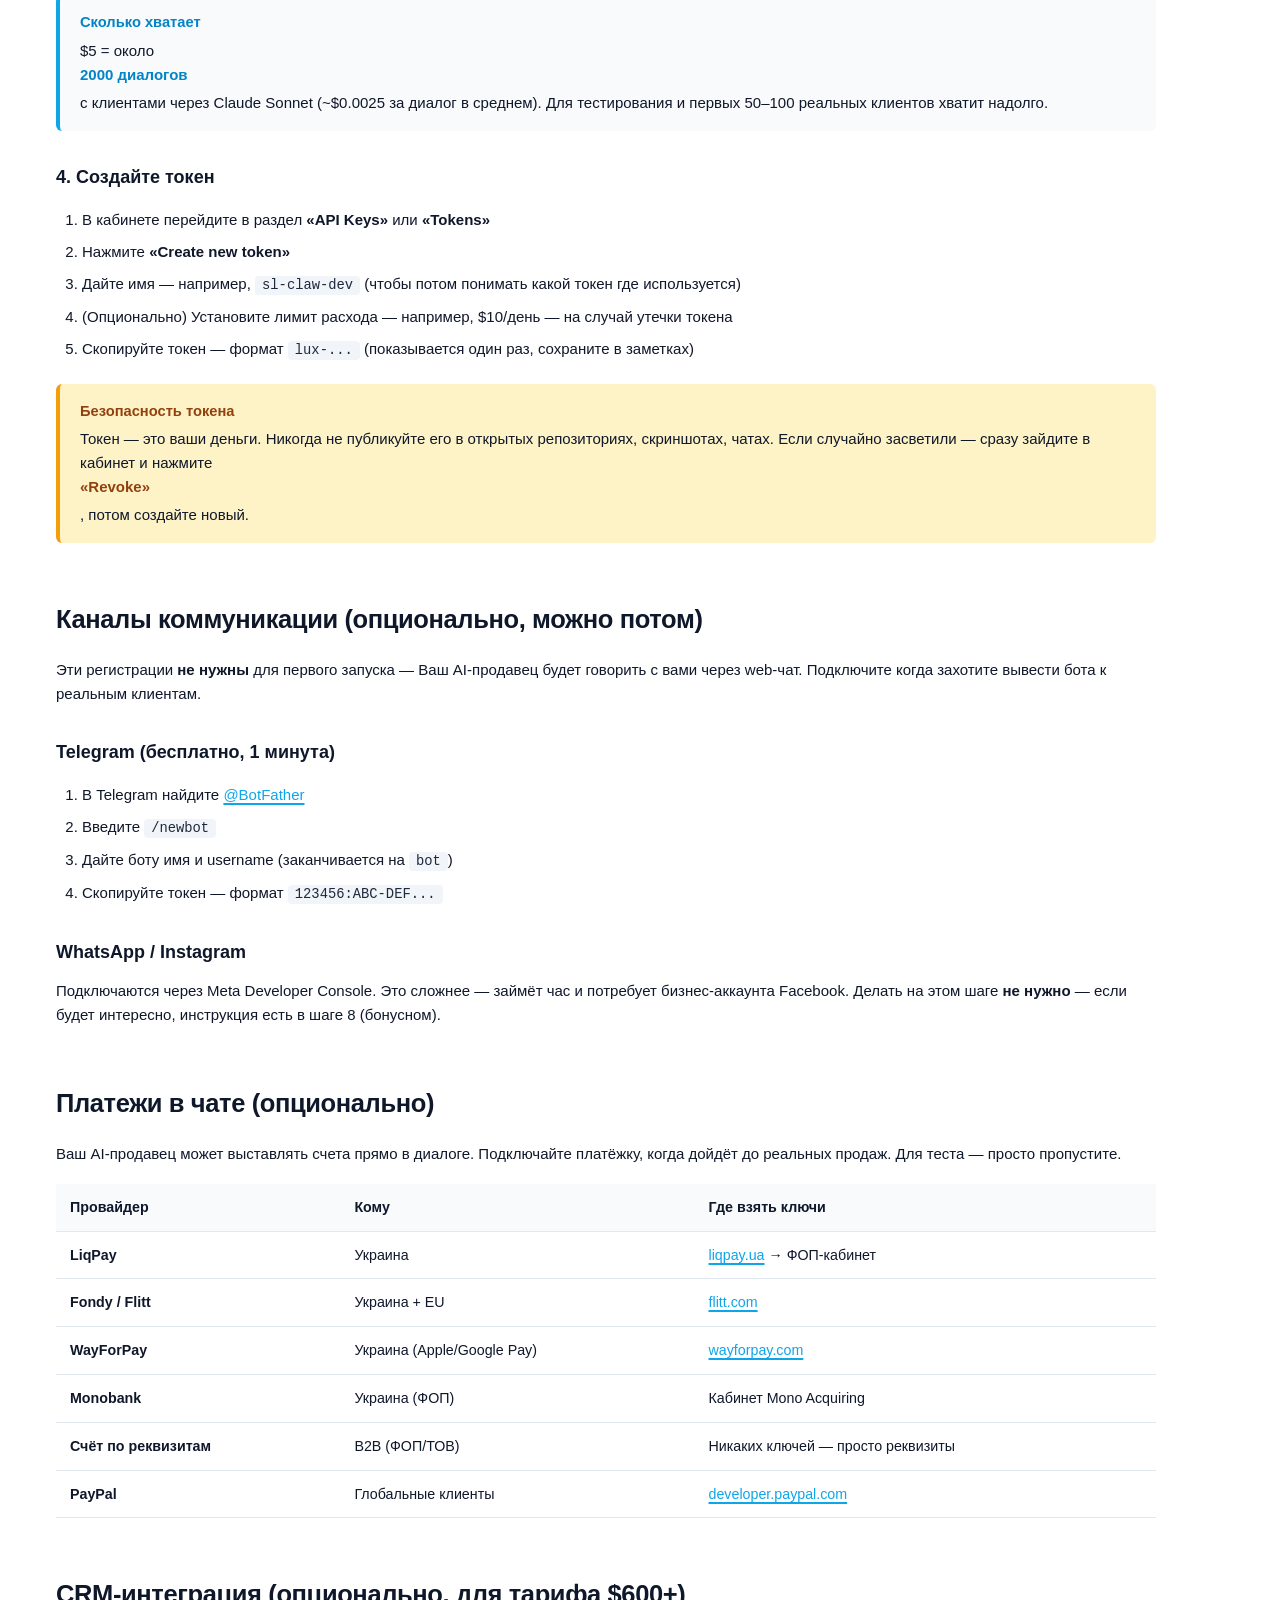
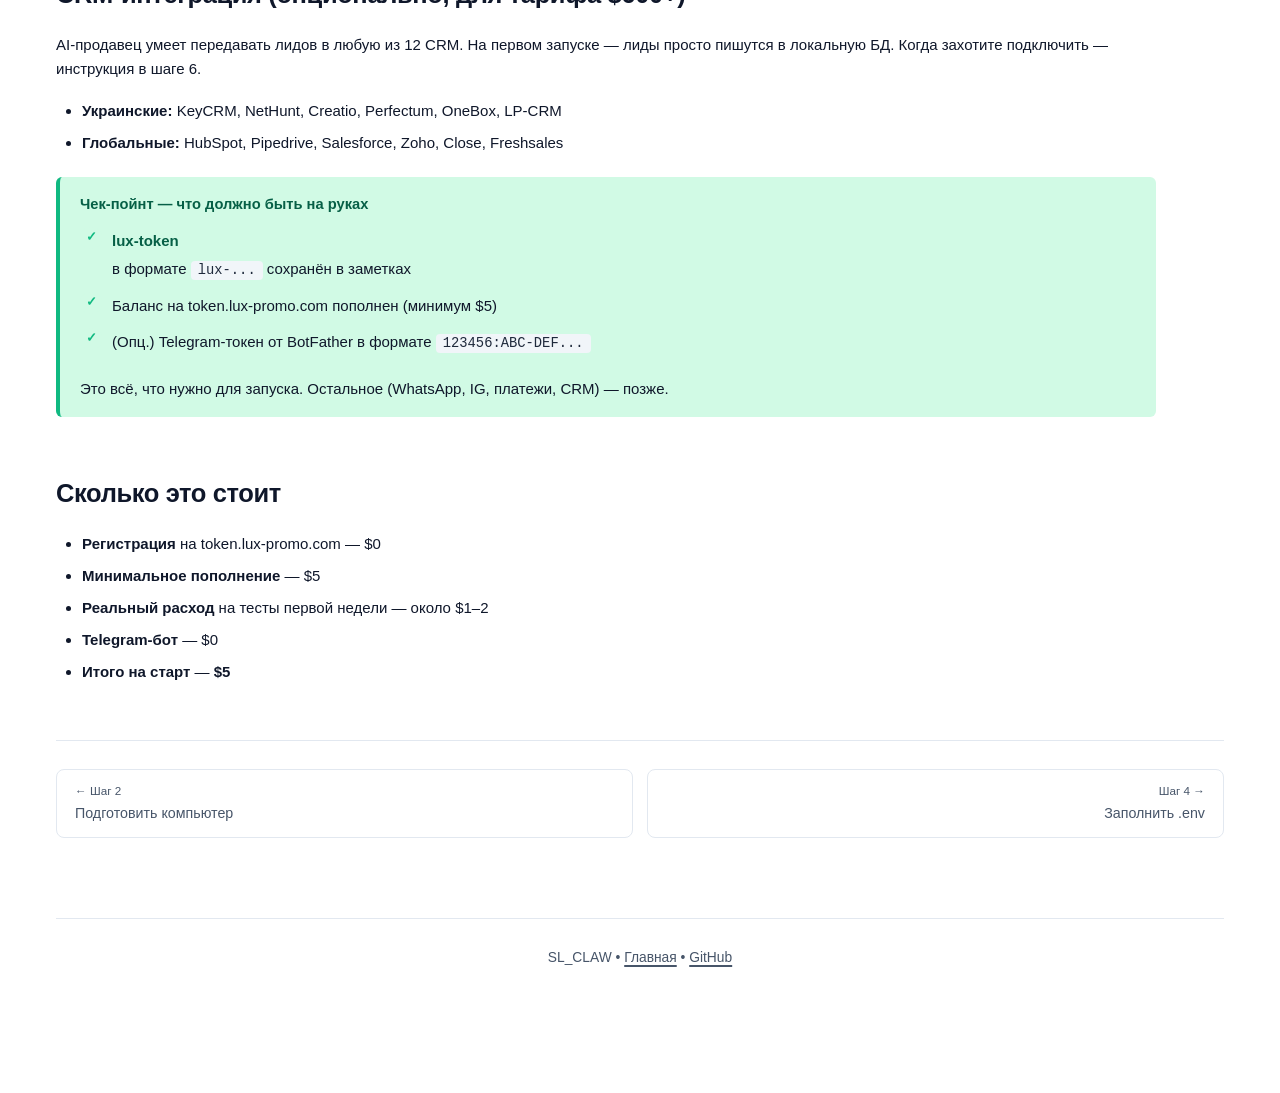
<file: step-3-keys.html>
<!DOCTYPE html>
<html lang="ru">
<head>
  <meta charset="UTF-8">
  <meta name="viewport" content="width=device-width, initial-scale=1.0">
  <title>Шаг 3 · Получите lux-token — SL_CLAW</title>
  <link rel="stylesheet" href="styles.css">
</head>
<body>
  <div class="container narrow">

    <header>
      <div class="logo"><a href="index.html">SL_<span class="accent">CLAW</span></a></div>
      <nav>
        <a href="index.html">Старт</a>
        <a href="step-1-clone.html" class="active">Шаги</a>
      </nav>
    </header>

    <main>

      <div class="progress">
        <span>Шаг 3 из 7</span>
        <div class="progress-bar"><div class="progress-bar-fill" style="width: 42%"></div></div>
      </div>

      <h1>Шаг 3. Получите lux-token — один ключ ко всем AI</h1>
      <p class="lead">
        Вместо 9 регистраций в разных компаниях — <strong>один токен</strong> на платформе
        <a href="https://token.lux-promo.com" target="_blank" rel="noopener">token.lux-promo.com</a>.
        Один баланс, одна карта, доступ ко всем нужным AI-моделям сразу.
      </p>

      <div class="callout">
        <strong>Почему это удобно для новичка</strong>
        <p>OpenAI хочет регистрацию + карту, Anthropic — отдельную, Google — отдельную, Moonshot — китайский номер телефона, ElevenLabs — отдельную, Deepgram — отдельную. Это часы возни и 6 разных счетов в долларах. <strong>lux-token закрывает это одной регистрацией.</strong></p>
      </div>

      <h2>Что входит в один lux-token</h2>
      <p>Один ключ — доступ к 9 провайдерам. AI-продавец сам выбирает нужного под задачу:</p>

      <div class="grid-3">
        <div class="feature">
          <strong>Claude (Anthropic)</strong>
          <span>Sonnet 4.6, Haiku 4.5 — основной диалог с клиентом</span>
        </div>
        <div class="feature">
          <strong>OpenAI</strong>
          <span>GPT-4o, GPT-4o-mini, embeddings — fallback + векторизация для RAG</span>
        </div>
        <div class="feature">
          <strong>Gemini (Google)</strong>
          <span>2.5 Pro, 2.0 Flash — разбор фото от клиентов</span>
        </div>
        <div class="feature">
          <strong>Kimi (Moonshot)</strong>
          <span>K2, 200k контекст — для большого каталога в RAG</span>
        </div>
        <div class="feature">
          <strong>DeepSeek</strong>
          <span>V3, R1 — в 10× дешевле для фоновых задач (классификация стадий)</span>
        </div>
        <div class="feature">
          <strong>Groq</strong>
          <span>Llama 3.3 70B на 1500 ток/сек — мгновенная отдача для голоса</span>
        </div>
        <div class="feature">
          <strong>Mistral</strong>
          <span>Large, Small — privacy-friendly для европейских клиентов (GDPR)</span>
        </div>
        <div class="feature">
          <strong>ElevenLabs</strong>
          <span>TTS — голос AI-продавца в голосовом канале</span>
        </div>
        <div class="feature">
          <strong>Deepgram</strong>
          <span>STT Nova-3 — распознавание речи клиента в голосовом канале</span>
        </div>
      </div>

      <h2>Получите токен — 4 шага</h2>

      <h3>1. Откройте платформу</h3>
      <p>Перейдите на <a href="https://token.lux-promo.com" target="_blank" rel="noopener"><strong>token.lux-promo.com</strong></a>.</p>

      <h3>2. Зарегистрируйтесь</h3>
      <ol>
        <li>Нажмите <strong>«Создать аккаунт»</strong></li>
        <li>Введите email и пароль (либо через Google/GitHub OAuth — кнопка ниже)</li>
        <li>Подтвердите email — пришлют письмо со ссылкой</li>
      </ol>

      <h3>3. Положите деньги на баланс</h3>
      <p>Кабинет → раздел <strong>«Баланс»</strong> → <strong>«Пополнить»</strong>. Минимум $5, оплачивается одной картой:</p>
      <ul>
        <li><strong>Карта Visa/Mastercard</strong> (любая страна) — мгновенно</li>
        <li><strong>LiqPay/Fondy</strong> (UAH) — для украинских пользователей</li>
        <li><strong>Криптовалюта</strong> (USDT/BTC) — анонимно, без KYC до $1000</li>
      </ul>

      <div class="callout">
        <strong>Сколько хватает</strong>
        <p>$5 = около <strong>2000 диалогов</strong> с клиентами через Claude Sonnet (~$0.0025 за диалог в среднем). Для тестирования и первых 50–100 реальных клиентов хватит надолго.</p>
      </div>

      <h3>4. Создайте токен</h3>
      <ol>
        <li>В кабинете перейдите в раздел <strong>«API Keys»</strong> или <strong>«Tokens»</strong></li>
        <li>Нажмите <strong>«Create new token»</strong></li>
        <li>Дайте имя — например, <code>sl-claw-dev</code> (чтобы потом понимать какой токен где используется)</li>
        <li>(Опционально) Установите лимит расхода — например, $10/день — на случай утечки токена</li>
        <li>Скопируйте токен — формат <code>lux-...</code> (показывается один раз, сохраните в заметках)</li>
      </ol>

      <div class="callout warning">
        <strong>Безопасность токена</strong>
        <p>Токен — это ваши деньги. Никогда не публикуйте его в открытых репозиториях, скриншотах, чатах. Если случайно засветили — сразу зайдите в кабинет и нажмите <strong>«Revoke»</strong>, потом создайте новый.</p>
      </div>

      <h2>Каналы коммуникации (опционально, можно потом)</h2>
      <p>Эти регистрации <strong>не нужны</strong> для первого запуска — Ваш AI-продавец будет говорить с вами через web-чат. Подключите когда захотите вывести бота к реальным клиентам.</p>

      <h3>Telegram (бесплатно, 1 минута)</h3>
      <ol>
        <li>В Telegram найдите <a href="https://t.me/BotFather" target="_blank" rel="noopener">@BotFather</a></li>
        <li>Введите <code>/newbot</code></li>
        <li>Дайте боту имя и username (заканчивается на <code>bot</code>)</li>
        <li>Скопируйте токен — формат <code>123456:ABC-DEF...</code></li>
      </ol>

      <h3>WhatsApp / Instagram</h3>
      <p>Подключаются через Meta Developer Console. Это сложнее — займёт час и потребует бизнес-аккаунта Facebook. Делать на этом шаге <strong>не нужно</strong> — если будет интересно, инструкция есть в шаге 8 (бонусном).</p>

      <h2>Платежи в чате (опционально)</h2>
      <p>Ваш AI-продавец может выставлять счета прямо в диалоге. Подключайте платёжку, когда дойдёт до реальных продаж. Для теста — просто пропустите.</p>

      <table>
        <thead>
          <tr>
            <th>Провайдер</th>
            <th>Кому</th>
            <th>Где взять ключи</th>
          </tr>
        </thead>
        <tbody>
          <tr><td><strong>LiqPay</strong></td><td>Украина</td><td><a href="https://liqpay.ua/uk/api" target="_blank" rel="noopener">liqpay.ua</a> → ФОП-кабинет</td></tr>
          <tr><td><strong>Fondy / Flitt</strong></td><td>Украина + EU</td><td><a href="https://flitt.com" target="_blank" rel="noopener">flitt.com</a></td></tr>
          <tr><td><strong>WayForPay</strong></td><td>Украина (Apple/Google Pay)</td><td><a href="https://wayforpay.com" target="_blank" rel="noopener">wayforpay.com</a></td></tr>
          <tr><td><strong>Monobank</strong></td><td>Украина (ФОП)</td><td>Кабинет Mono Acquiring</td></tr>
          <tr><td><strong>Счёт по реквизитам</strong></td><td>B2B (ФОП/ТОВ)</td><td>Никаких ключей — просто реквизиты</td></tr>
          <tr><td><strong>PayPal</strong></td><td>Глобальные клиенты</td><td><a href="https://developer.paypal.com" target="_blank" rel="noopener">developer.paypal.com</a></td></tr>
        </tbody>
      </table>

      <h2>CRM-интеграция (опционально, для тарифа $600+)</h2>
      <p>AI-продавец умеет передавать лидов в любую из 12 CRM. На первом запуске — лиды просто пишутся в локальную БД. Когда захотите подключить — инструкция в шаге 6.</p>
      <ul>
        <li><strong>Украинские:</strong> KeyCRM, NetHunt, Creatio, Perfectum, OneBox, LP-CRM</li>
        <li><strong>Глобальные:</strong> HubSpot, Pipedrive, Salesforce, Zoho, Close, Freshsales</li>
      </ul>

      <div class="callout success">
        <strong>Чек-пойнт — что должно быть на руках</strong>
        <ul class="checklist" style="margin-top: 12px;">
          <li><strong>lux-token</strong> в формате <code>lux-...</code> сохранён в заметках</li>
          <li>Баланс на token.lux-promo.com пополнен (минимум $5)</li>
          <li>(Опц.) Telegram-токен от BotFather в формате <code>123456:ABC-DEF...</code></li>
        </ul>
        <p>Это всё, что нужно для запуска. Остальное (WhatsApp, IG, платежи, CRM) — позже.</p>
      </div>

      <h2>Сколько это стоит</h2>
      <ul>
        <li><strong>Регистрация</strong> на token.lux-promo.com — $0</li>
        <li><strong>Минимальное пополнение</strong> — $5</li>
        <li><strong>Реальный расход</strong> на тесты первой недели — около $1–2</li>
        <li><strong>Telegram-бот</strong> — $0</li>
        <li><strong>Итого на старт</strong> — <strong>$5</strong></li>
      </ul>

      <div class="pager">
        <a href="step-2-environment.html">
          <small>← Шаг 2</small>
          Подготовить компьютер
        </a>
        <a href="step-4-config.html" class="next">
          <small>Шаг 4 →</small>
          Заполнить .env
        </a>
      </div>

    </main>

    <footer>
      SL_CLAW • <a href="index.html">Главная</a> • <a href="https://github.com/sl-claw/sl_claw_roadmapp">GitHub</a>
    </footer>

  </div>
</body>
</html>
</file>
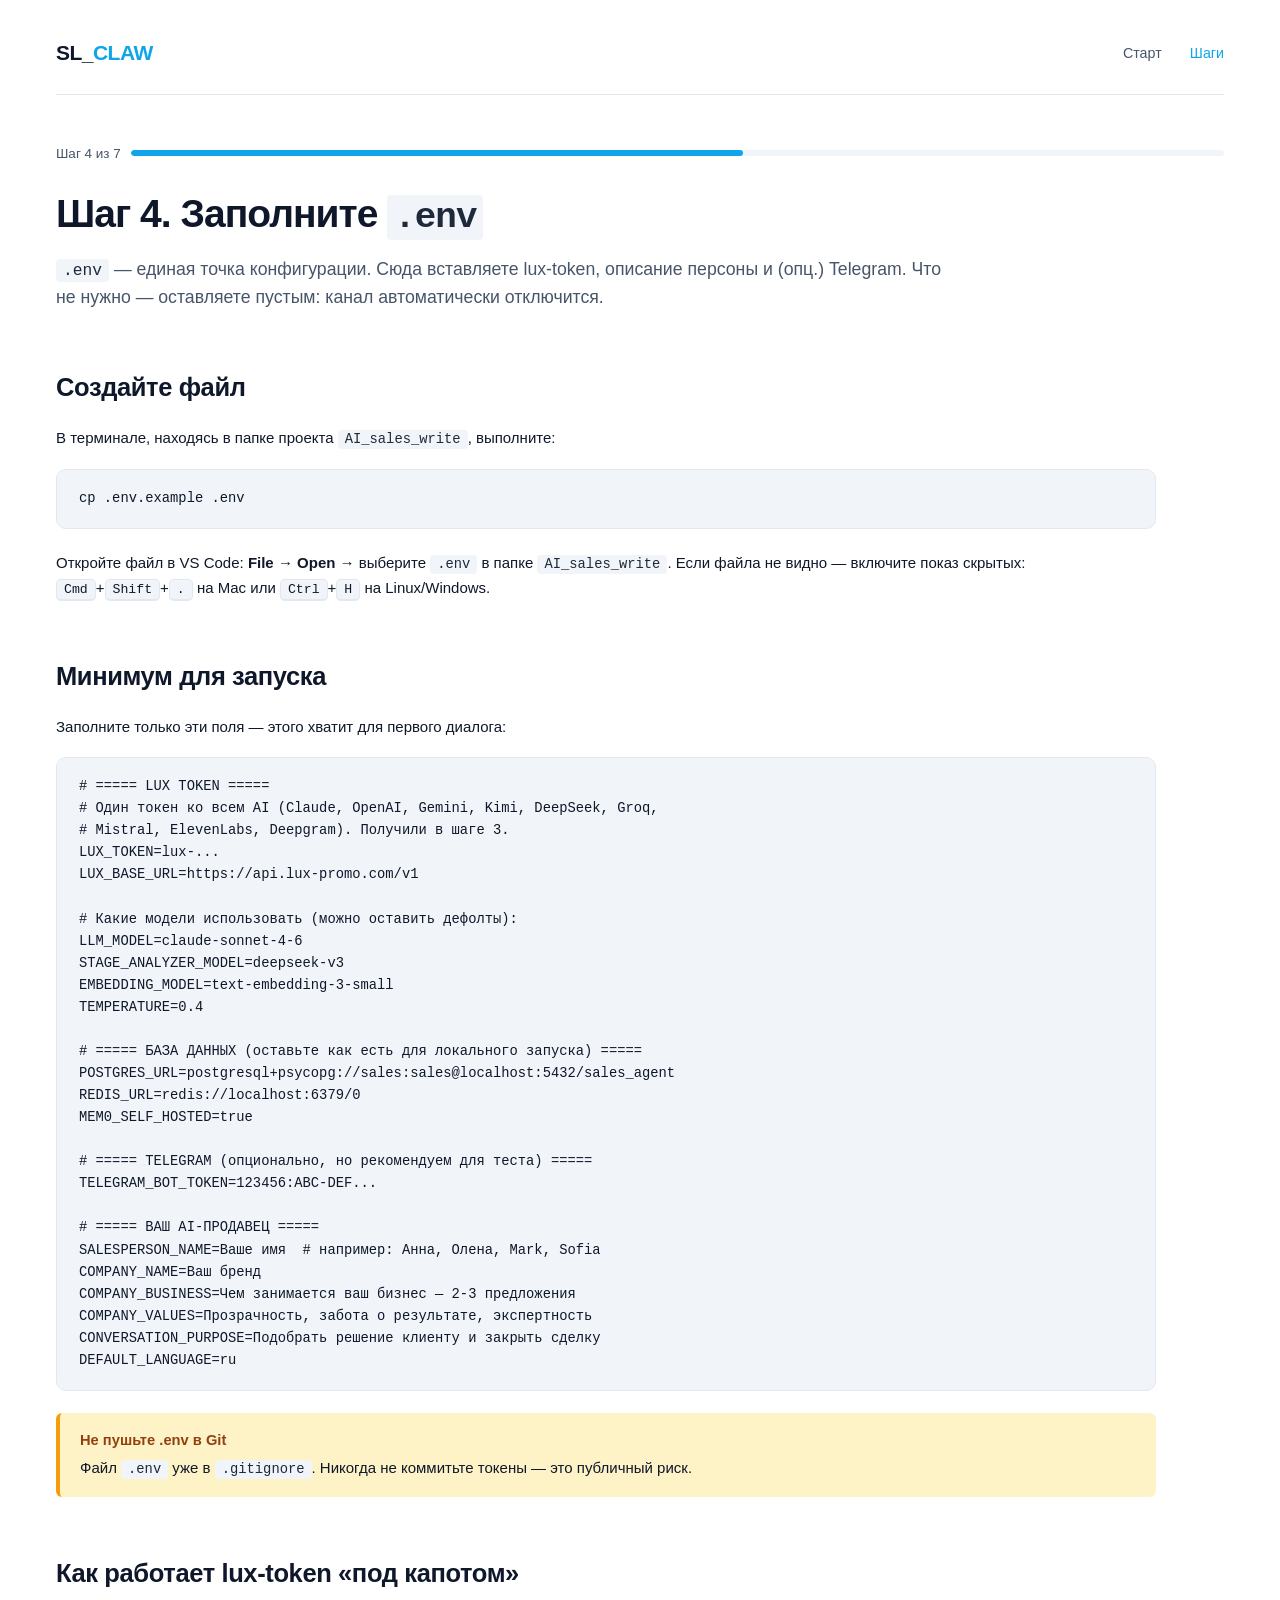
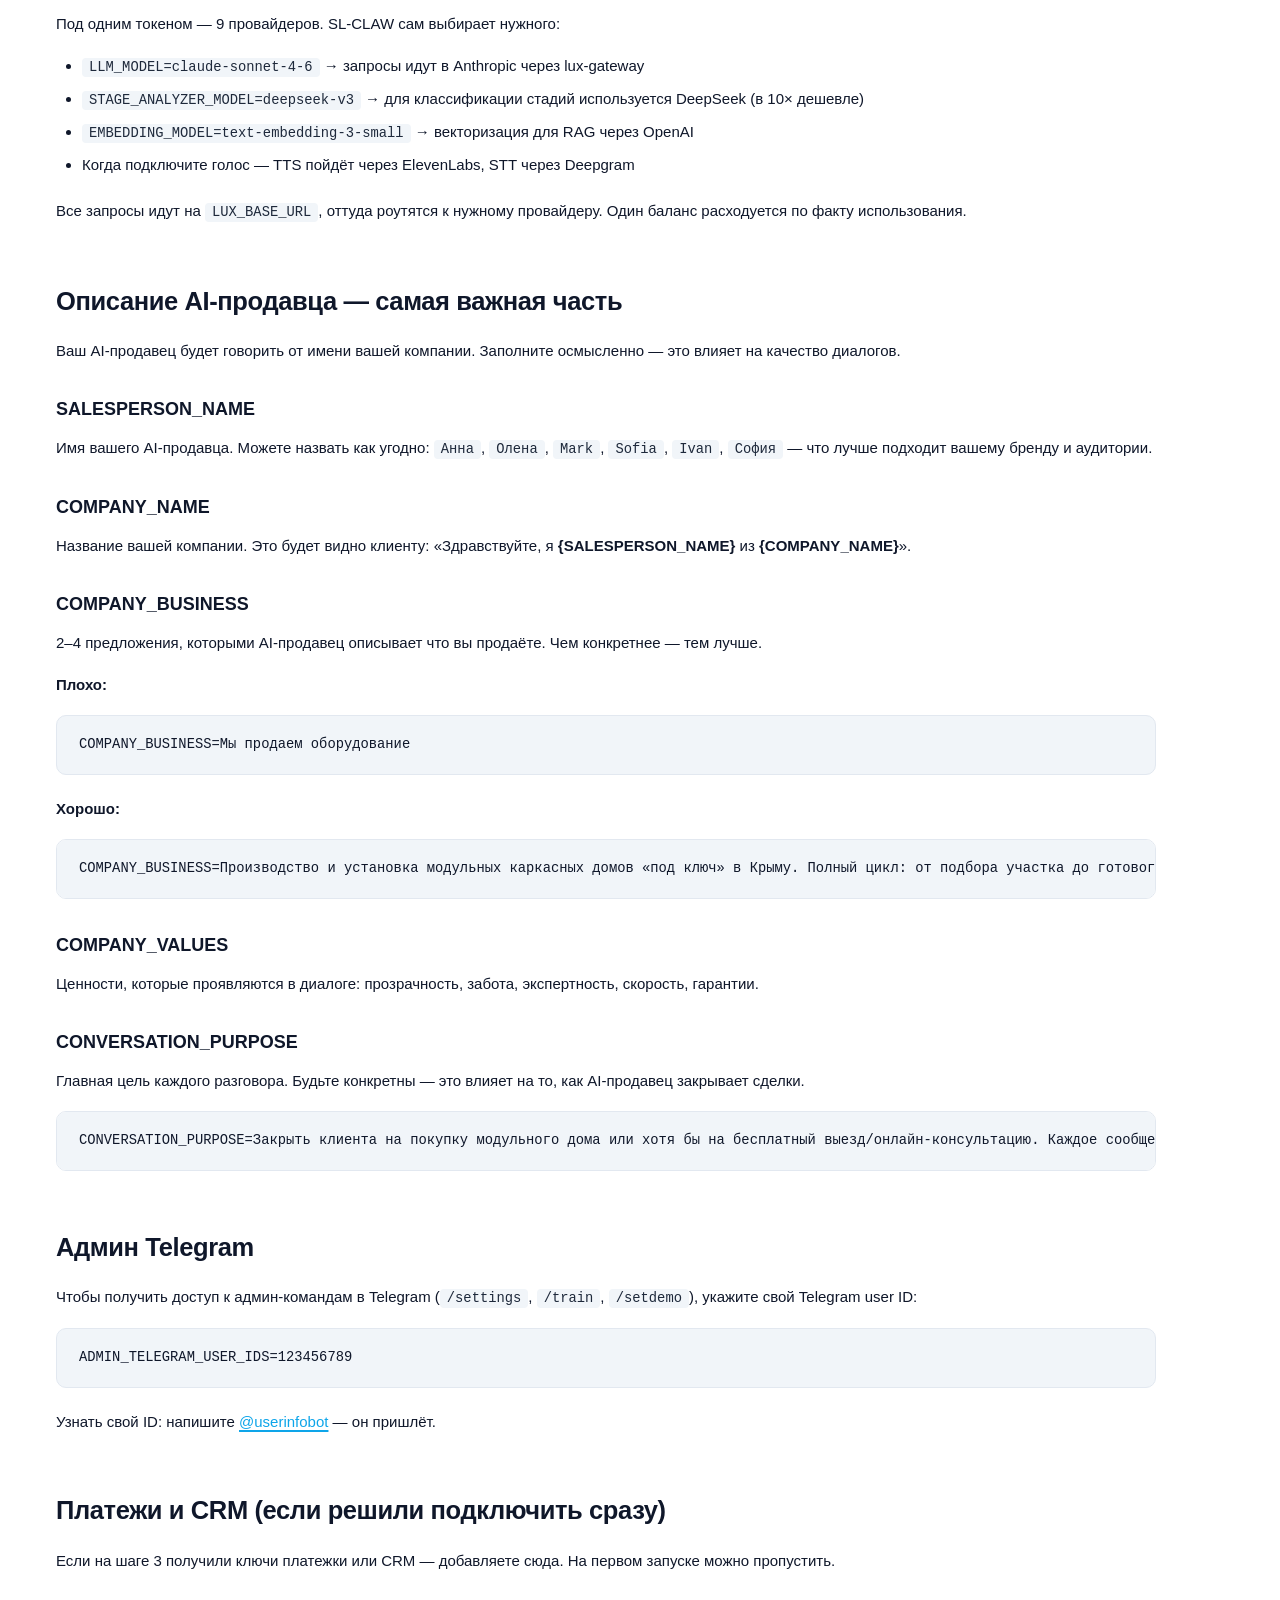
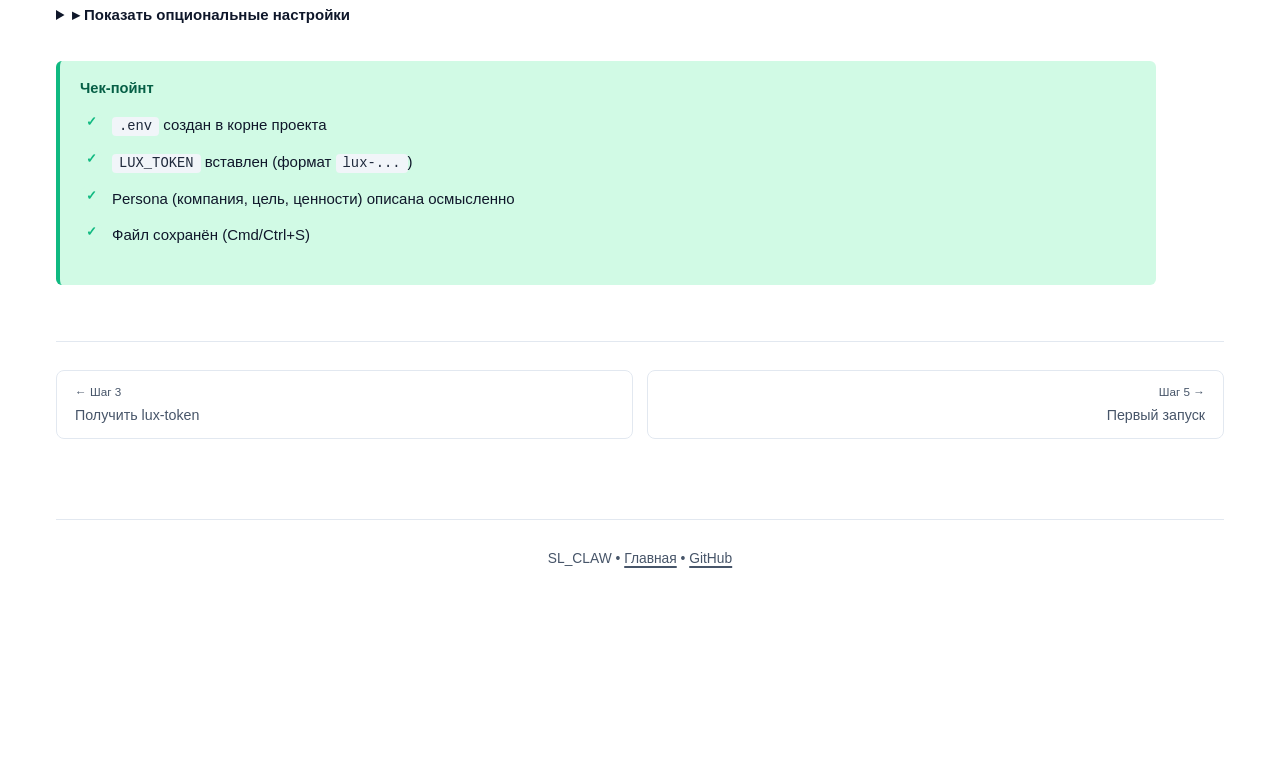
<file: step-4-config.html>
<!DOCTYPE html>
<html lang="ru">
<head>
  <meta charset="UTF-8">
  <meta name="viewport" content="width=device-width, initial-scale=1.0">
  <title>Шаг 4 · Заполните .env — SL_CLAW</title>
  <link rel="stylesheet" href="styles.css">
</head>
<body>
  <div class="container narrow">

    <header>
      <div class="logo"><a href="index.html">SL_<span class="accent">CLAW</span></a></div>
      <nav>
        <a href="index.html">Старт</a>
        <a href="step-1-clone.html" class="active">Шаги</a>
      </nav>
    </header>

    <main>

      <div class="progress">
        <span>Шаг 4 из 7</span>
        <div class="progress-bar"><div class="progress-bar-fill" style="width: 56%"></div></div>
      </div>

      <h1>Шаг 4. Заполните <code>.env</code></h1>
      <p class="lead">
        <code>.env</code> — единая точка конфигурации. Сюда вставляете lux-token, описание персоны
        и (опц.) Telegram. Что не нужно — оставляете пустым: канал автоматически отключится.
      </p>

      <h2>Создайте файл</h2>
      <p>В терминале, находясь в папке проекта <code>AI_sales_write</code>, выполните:</p>

<pre><code>cp .env.example .env</code></pre>

      <p>Откройте файл в VS Code: <strong>File → Open</strong> → выберите <code>.env</code> в папке <code>AI_sales_write</code>. Если файла не видно — включите показ скрытых: <span class="kbd">Cmd</span>+<span class="kbd">Shift</span>+<span class="kbd">.</span> на Mac или <span class="kbd">Ctrl</span>+<span class="kbd">H</span> на Linux/Windows.</p>

      <h2>Минимум для запуска</h2>
      <p>Заполните только эти поля — этого хватит для первого диалога:</p>

<pre><code># ===== LUX TOKEN =====
# Один токен ко всем AI (Claude, OpenAI, Gemini, Kimi, DeepSeek, Groq,
# Mistral, ElevenLabs, Deepgram). Получили в шаге 3.
LUX_TOKEN=lux-...
LUX_BASE_URL=https://api.lux-promo.com/v1

# Какие модели использовать (можно оставить дефолты):
LLM_MODEL=claude-sonnet-4-6
STAGE_ANALYZER_MODEL=deepseek-v3
EMBEDDING_MODEL=text-embedding-3-small
TEMPERATURE=0.4

# ===== БАЗА ДАННЫХ (оставьте как есть для локального запуска) =====
POSTGRES_URL=postgresql+psycopg://sales:sales@localhost:5432/sales_agent
REDIS_URL=redis://localhost:6379/0
MEM0_SELF_HOSTED=true

# ===== TELEGRAM (опционально, но рекомендуем для теста) =====
TELEGRAM_BOT_TOKEN=123456:ABC-DEF...

# ===== ВАШ AI-ПРОДАВЕЦ =====
SALESPERSON_NAME=Ваше имя  # например: Анна, Олена, Mark, Sofia
COMPANY_NAME=Ваш бренд
COMPANY_BUSINESS=Чем занимается ваш бизнес — 2-3 предложения
COMPANY_VALUES=Прозрачность, забота о результате, экспертность
CONVERSATION_PURPOSE=Подобрать решение клиенту и закрыть сделку
DEFAULT_LANGUAGE=ru</code></pre>

      <div class="callout warning">
        <strong>Не пушьте .env в Git</strong>
        <p>Файл <code>.env</code> уже в <code>.gitignore</code>. Никогда не коммитьте токены — это публичный риск.</p>
      </div>

      <h2>Как работает lux-token «под капотом»</h2>
      <p>Под одним токеном — 9 провайдеров. SL-CLAW сам выбирает нужного:</p>
      <ul>
        <li><code>LLM_MODEL=claude-sonnet-4-6</code> → запросы идут в Anthropic через lux-gateway</li>
        <li><code>STAGE_ANALYZER_MODEL=deepseek-v3</code> → для классификации стадий используется DeepSeek (в 10× дешевле)</li>
        <li><code>EMBEDDING_MODEL=text-embedding-3-small</code> → векторизация для RAG через OpenAI</li>
        <li>Когда подключите голос — TTS пойдёт через ElevenLabs, STT через Deepgram</li>
      </ul>
      <p>Все запросы идут на <code>LUX_BASE_URL</code>, оттуда роутятся к нужному провайдеру. Один баланс расходуется по факту использования.</p>

      <h2>Описание AI-продавца — самая важная часть</h2>
      <p>Ваш AI-продавец будет говорить от имени вашей компании. Заполните осмысленно — это влияет на качество диалогов.</p>

      <h3>SALESPERSON_NAME</h3>
      <p>Имя вашего AI-продавца. Можете назвать как угодно: <code>Анна</code>, <code>Олена</code>, <code>Mark</code>, <code>Sofia</code>, <code>Ivan</code>, <code>София</code> — что лучше подходит вашему бренду и аудитории.</p>

      <h3>COMPANY_NAME</h3>
      <p>Название вашей компании. Это будет видно клиенту: «Здравствуйте, я <strong>{SALESPERSON_NAME}</strong> из <strong>{COMPANY_NAME}</strong>».</p>

      <h3>COMPANY_BUSINESS</h3>
      <p>2–4 предложения, которыми AI-продавец описывает что вы продаёте. Чем конкретнее — тем лучше.</p>

      <p><strong>Плохо:</strong></p>
      <pre><code>COMPANY_BUSINESS=Мы продаем оборудование</code></pre>

      <p><strong>Хорошо:</strong></p>
      <pre><code>COMPANY_BUSINESS=Производство и установка модульных каркасных домов «под ключ» в Крыму. Полный цикл: от подбора участка до готового дома с отделкой за 35 дней. Линейка от 1.4 до 4.5 млн ₽. Симферополь.</code></pre>

      <h3>COMPANY_VALUES</h3>
      <p>Ценности, которые проявляются в диалоге: прозрачность, забота, экспертность, скорость, гарантии.</p>

      <h3>CONVERSATION_PURPOSE</h3>
      <p>Главная цель каждого разговора. Будьте конкретны — это влияет на то, как AI-продавец закрывает сделки.</p>

      <pre><code>CONVERSATION_PURPOSE=Закрыть клиента на покупку модульного дома или хотя бы на бесплатный выезд/онлайн-консультацию. Каждое сообщение должно заканчиваться одним конкретным CTA.</code></pre>

      <h2>Админ Telegram</h2>
      <p>Чтобы получить доступ к админ-командам в Telegram (<code>/settings</code>, <code>/train</code>, <code>/setdemo</code>), укажите свой Telegram user ID:</p>

<pre><code>ADMIN_TELEGRAM_USER_IDS=123456789</code></pre>

      <p>Узнать свой ID: напишите <a href="https://t.me/userinfobot" target="_blank" rel="noopener">@userinfobot</a> — он пришлёт.</p>

      <h2>Платежи и CRM (если решили подключить сразу)</h2>
      <p>Если на шаге 3 получили ключи платежки или CRM — добавляете сюда. На первом запуске можно пропустить.</p>

      <details>
        <summary style="cursor: pointer; padding: 12px 0; font-weight: 600;">▸ Показать опциональные настройки</summary>

        <h3>LiqPay (Украина)</h3>
<pre><code>PAYMENT_PROVIDER=liqpay
LIQPAY_PUBLIC_KEY=i...
LIQPAY_PRIVATE_KEY=...
PAYMENT_CURRENCY=UAH</code></pre>

        <h3>Fondy / Flitt</h3>
<pre><code>PAYMENT_PROVIDER=fondy
FONDY_MERCHANT_ID=...
FONDY_SECRET_KEY=...
PAYMENT_CURRENCY=UAH</code></pre>

        <h3>Счёт по реквизитам (без процессинга)</h3>
<pre><code>PAYMENT_PROVIDER=invoice
INVOICE_COMPANY_NAME=ФОП Іваненко І.І.
INVOICE_EDRPOU=1234567890
INVOICE_IBAN=UA213996220000026004500000000
INVOICE_BANK=АТ КБ «ПРИВАТБАНК»
INVOICE_MFO=305299</code></pre>

        <h3>PayPal (международные)</h3>
<pre><code>PAYMENT_PROVIDER=paypal
PAYPAL_CLIENT_ID=...
PAYPAL_CLIENT_SECRET=...
PAYMENT_CURRENCY=USD</code></pre>

        <h3>CRM (один из)</h3>
<pre><code>CRM_PROVIDER=keycrm   # или: nethunt | creatio | hubspot | pipedrive | none

KEYCRM_API_KEY=...
# или:
HUBSPOT_TOKEN=...
PIPEDRIVE_TOKEN=...
PIPEDRIVE_DOMAIN=your-company</code></pre>
      </details>

      <div class="callout success">
        <strong>Чек-пойнт</strong>
        <ul class="checklist" style="margin-top: 12px;">
          <li><code>.env</code> создан в корне проекта</li>
          <li><code>LUX_TOKEN</code> вставлен (формат <code>lux-...</code>)</li>
          <li>Persona (компания, цель, ценности) описана осмысленно</li>
          <li>Файл сохранён (Cmd/Ctrl+S)</li>
        </ul>
      </div>

      <div class="pager">
        <a href="step-3-keys.html">
          <small>← Шаг 3</small>
          Получить lux-token
        </a>
        <a href="step-5-launch.html" class="next">
          <small>Шаг 5 →</small>
          Первый запуск
        </a>
      </div>

    </main>

    <footer>
      SL_CLAW • <a href="index.html">Главная</a> • <a href="https://github.com/sl-claw/sl_claw_roadmapp">GitHub</a>
    </footer>

  </div>
</body>
</html>
</file>
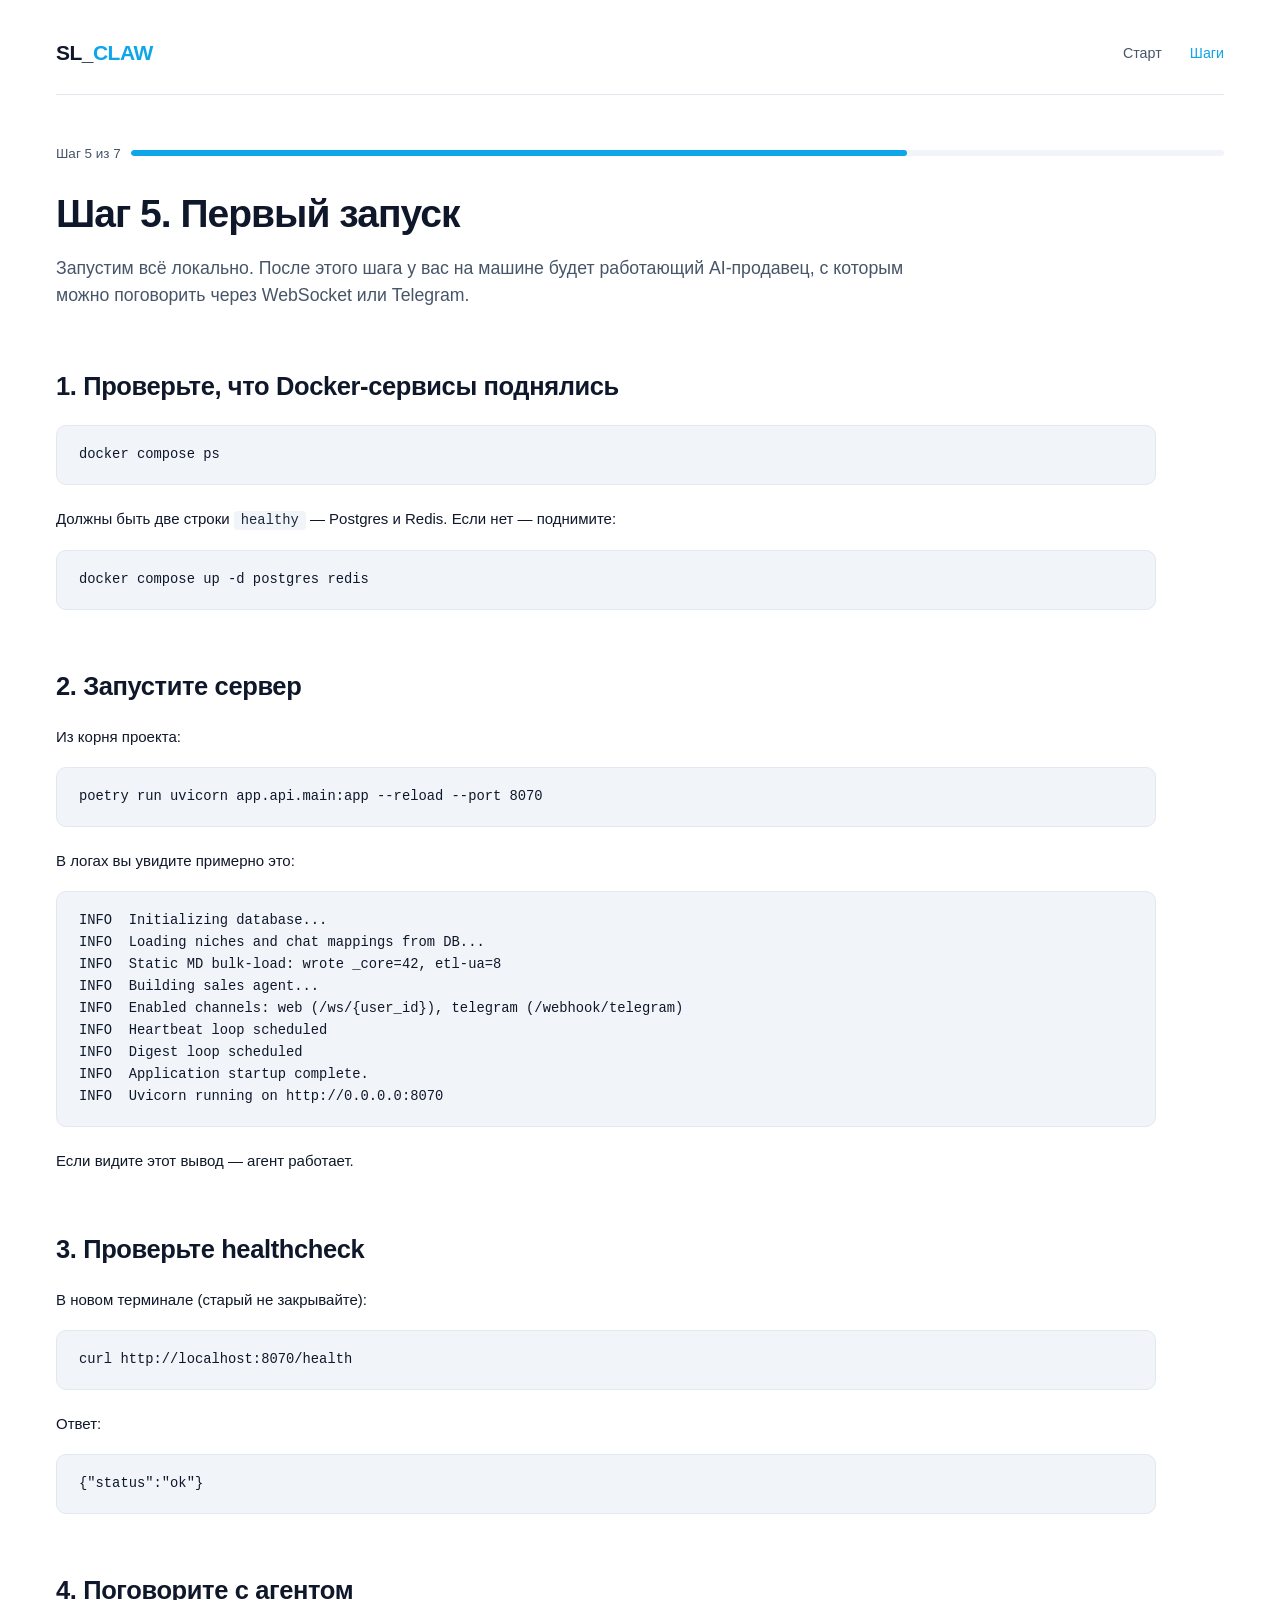
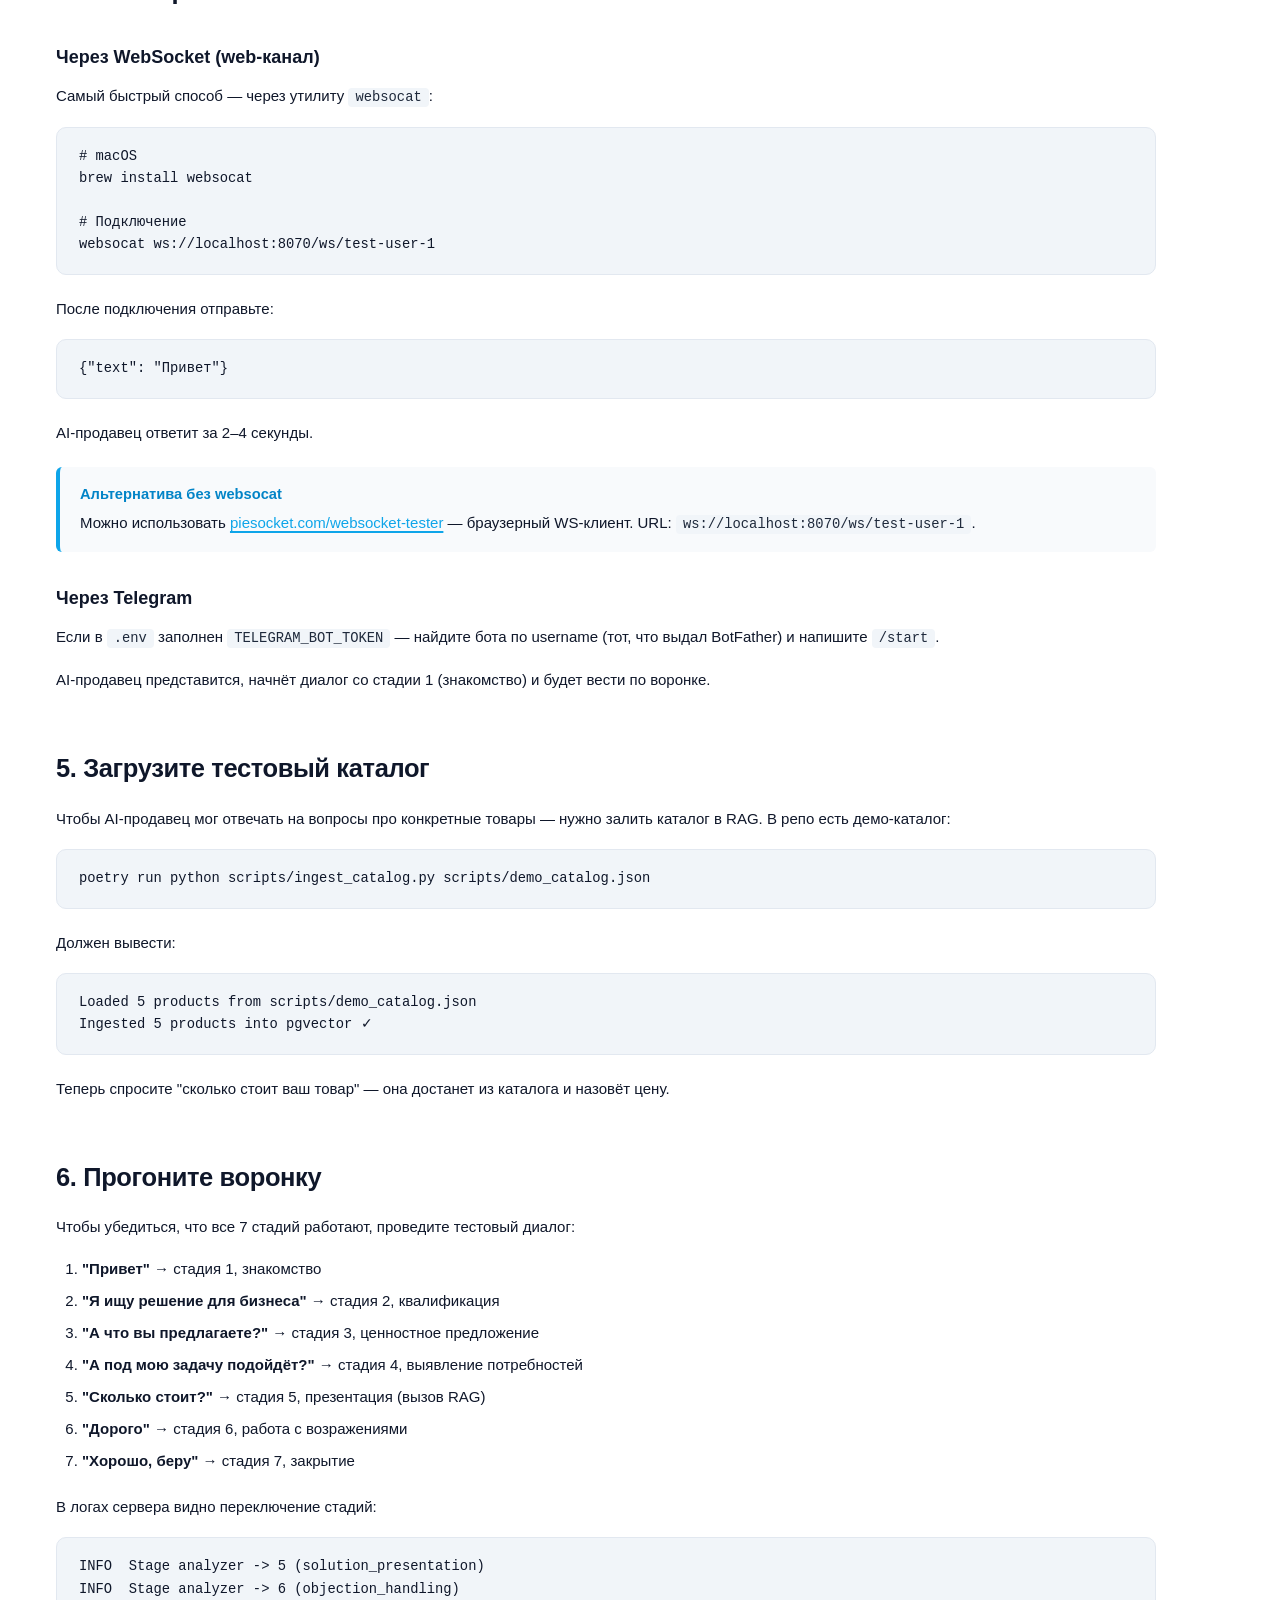
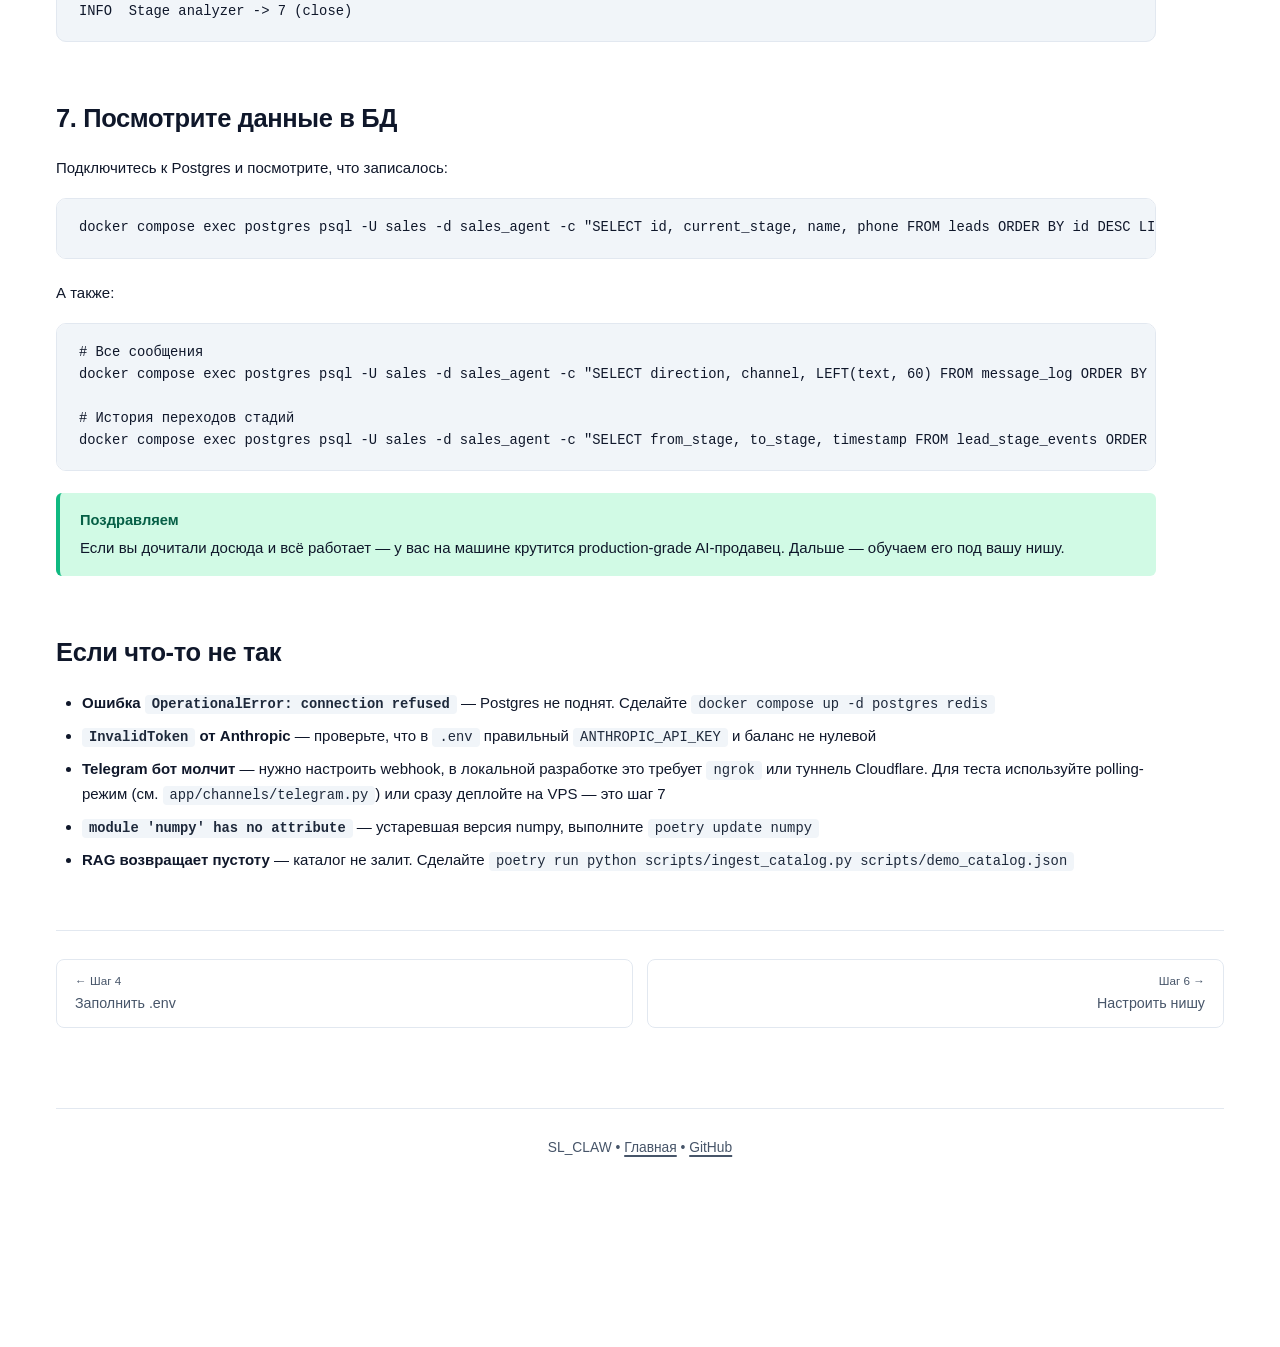
<file: step-5-launch.html>
<!DOCTYPE html>
<html lang="ru">
<head>
  <meta charset="UTF-8">
  <meta name="viewport" content="width=device-width, initial-scale=1.0">
  <title>Шаг 5 · Первый запуск — SL_CLAW</title>
  <link rel="stylesheet" href="styles.css">
</head>
<body>
  <div class="container narrow">

    <header>
      <div class="logo"><a href="index.html">SL_<span class="accent">CLAW</span></a></div>
      <nav>
        <a href="index.html">Старт</a>
        <a href="step-1-clone.html" class="active">Шаги</a>
      </nav>
    </header>

    <main>

      <div class="progress">
        <span>Шаг 5 из 7</span>
        <div class="progress-bar"><div class="progress-bar-fill" style="width: 71%"></div></div>
      </div>

      <h1>Шаг 5. Первый запуск</h1>
      <p class="lead">
        Запустим всё локально. После этого шага у вас на машине будет работающий
        AI-продавец, с которым можно поговорить через WebSocket или Telegram.
      </p>

      <h2>1. Проверьте, что Docker-сервисы поднялись</h2>

<pre><code>docker compose ps</code></pre>

      <p>Должны быть две строки <code>healthy</code> — Postgres и Redis. Если нет — поднимите:</p>

<pre><code>docker compose up -d postgres redis</code></pre>

      <h2>2. Запустите сервер</h2>
      <p>Из корня проекта:</p>

<pre><code>poetry run uvicorn app.api.main:app --reload --port 8070</code></pre>

      <p>В логах вы увидите примерно это:</p>

<pre><code>INFO  Initializing database...
INFO  Loading niches and chat mappings from DB...
INFO  Static MD bulk-load: wrote _core=42, etl-ua=8
INFO  Building sales agent...
INFO  Enabled channels: web (/ws/{user_id}), telegram (/webhook/telegram)
INFO  Heartbeat loop scheduled
INFO  Digest loop scheduled
INFO  Application startup complete.
INFO  Uvicorn running on http://0.0.0.0:8070</code></pre>

      <p>Если видите этот вывод — агент работает.</p>

      <h2>3. Проверьте healthcheck</h2>
      <p>В новом терминале (старый не закрывайте):</p>

<pre><code>curl http://localhost:8070/health</code></pre>

      <p>Ответ:</p>

<pre><code>{"status":"ok"}</code></pre>

      <h2>4. Поговорите с агентом</h2>

      <h3>Через WebSocket (web-канал)</h3>
      <p>Самый быстрый способ — через утилиту <code>websocat</code>:</p>

<pre><code># macOS
brew install websocat

# Подключение
websocat ws://localhost:8070/ws/test-user-1</code></pre>

      <p>После подключения отправьте:</p>

<pre><code>{"text": "Привет"}</code></pre>

      <p>AI-продавец ответит за 2–4 секунды.</p>

      <div class="callout">
        <strong>Альтернатива без websocat</strong>
        <p>Можно использовать <a href="https://www.piesocket.com/websocket-tester" target="_blank" rel="noopener">piesocket.com/websocket-tester</a> — браузерный WS-клиент. URL: <code>ws://localhost:8070/ws/test-user-1</code>.</p>
      </div>

      <h3>Через Telegram</h3>
      <p>Если в <code>.env</code> заполнен <code>TELEGRAM_BOT_TOKEN</code> — найдите бота по username (тот, что выдал BotFather) и напишите <code>/start</code>.</p>

      <p>AI-продавец представится, начнёт диалог со стадии 1 (знакомство) и будет вести по воронке.</p>

      <h2>5. Загрузите тестовый каталог</h2>
      <p>Чтобы AI-продавец мог отвечать на вопросы про конкретные товары — нужно залить каталог в RAG. В репо есть демо-каталог:</p>

<pre><code>poetry run python scripts/ingest_catalog.py scripts/demo_catalog.json</code></pre>

      <p>Должен вывести:</p>

<pre><code>Loaded 5 products from scripts/demo_catalog.json
Ingested 5 products into pgvector ✓</code></pre>

      <p>Теперь спросите "сколько стоит ваш товар" — она достанет из каталога и назовёт цену.</p>

      <h2>6. Прогоните воронку</h2>
      <p>Чтобы убедиться, что все 7 стадий работают, проведите тестовый диалог:</p>

      <ol>
        <li><strong>"Привет"</strong> → стадия 1, знакомство</li>
        <li><strong>"Я ищу решение для бизнеса"</strong> → стадия 2, квалификация</li>
        <li><strong>"А что вы предлагаете?"</strong> → стадия 3, ценностное предложение</li>
        <li><strong>"А под мою задачу подойдёт?"</strong> → стадия 4, выявление потребностей</li>
        <li><strong>"Сколько стоит?"</strong> → стадия 5, презентация (вызов RAG)</li>
        <li><strong>"Дорого"</strong> → стадия 6, работа с возражениями</li>
        <li><strong>"Хорошо, беру"</strong> → стадия 7, закрытие</li>
      </ol>

      <p>В логах сервера видно переключение стадий:</p>

<pre><code>INFO  Stage analyzer -> 5 (solution_presentation)
INFO  Stage analyzer -> 6 (objection_handling)
INFO  Stage analyzer -> 7 (close)</code></pre>

      <h2>7. Посмотрите данные в БД</h2>
      <p>Подключитесь к Postgres и посмотрите, что записалось:</p>

<pre><code>docker compose exec postgres psql -U sales -d sales_agent -c "SELECT id, current_stage, name, phone FROM leads ORDER BY id DESC LIMIT 5;"</code></pre>

      <p>А также:</p>

<pre><code># Все сообщения
docker compose exec postgres psql -U sales -d sales_agent -c "SELECT direction, channel, LEFT(text, 60) FROM message_log ORDER BY id DESC LIMIT 10;"

# История переходов стадий
docker compose exec postgres psql -U sales -d sales_agent -c "SELECT from_stage, to_stage, timestamp FROM lead_stage_events ORDER BY id DESC LIMIT 10;"</code></pre>

      <div class="callout success">
        <strong>Поздравляем</strong>
        <p>Если вы дочитали досюда и всё работает — у вас на машине крутится production-grade AI-продавец. Дальше — обучаем его под вашу нишу.</p>
      </div>

      <h2>Если что-то не так</h2>
      <ul>
        <li><strong>Ошибка <code>OperationalError: connection refused</code></strong> — Postgres не поднят. Сделайте <code>docker compose up -d postgres redis</code></li>
        <li><strong><code>InvalidToken</code> от Anthropic</strong> — проверьте, что в <code>.env</code> правильный <code>ANTHROPIC_API_KEY</code> и баланс не нулевой</li>
        <li><strong>Telegram бот молчит</strong> — нужно настроить webhook, в локальной разработке это требует <code>ngrok</code> или туннель Cloudflare. Для теста используйте polling-режим (см. <code>app/channels/telegram.py</code>) или сразу деплойте на VPS — это шаг 7</li>
        <li><strong><code>module 'numpy' has no attribute</code></strong> — устаревшая версия numpy, выполните <code>poetry update numpy</code></li>
        <li><strong>RAG возвращает пустоту</strong> — каталог не залит. Сделайте <code>poetry run python scripts/ingest_catalog.py scripts/demo_catalog.json</code></li>
      </ul>

      <div class="pager">
        <a href="step-4-config.html">
          <small>← Шаг 4</small>
          Заполнить .env
        </a>
        <a href="step-6-niche.html" class="next">
          <small>Шаг 6 →</small>
          Настроить нишу
        </a>
      </div>

    </main>

    <footer>
      SL_CLAW • <a href="index.html">Главная</a> • <a href="https://github.com/vimana-tcg/AI_sales_write">GitHub</a>
    </footer>

  </div>
</body>
</html>
</file>
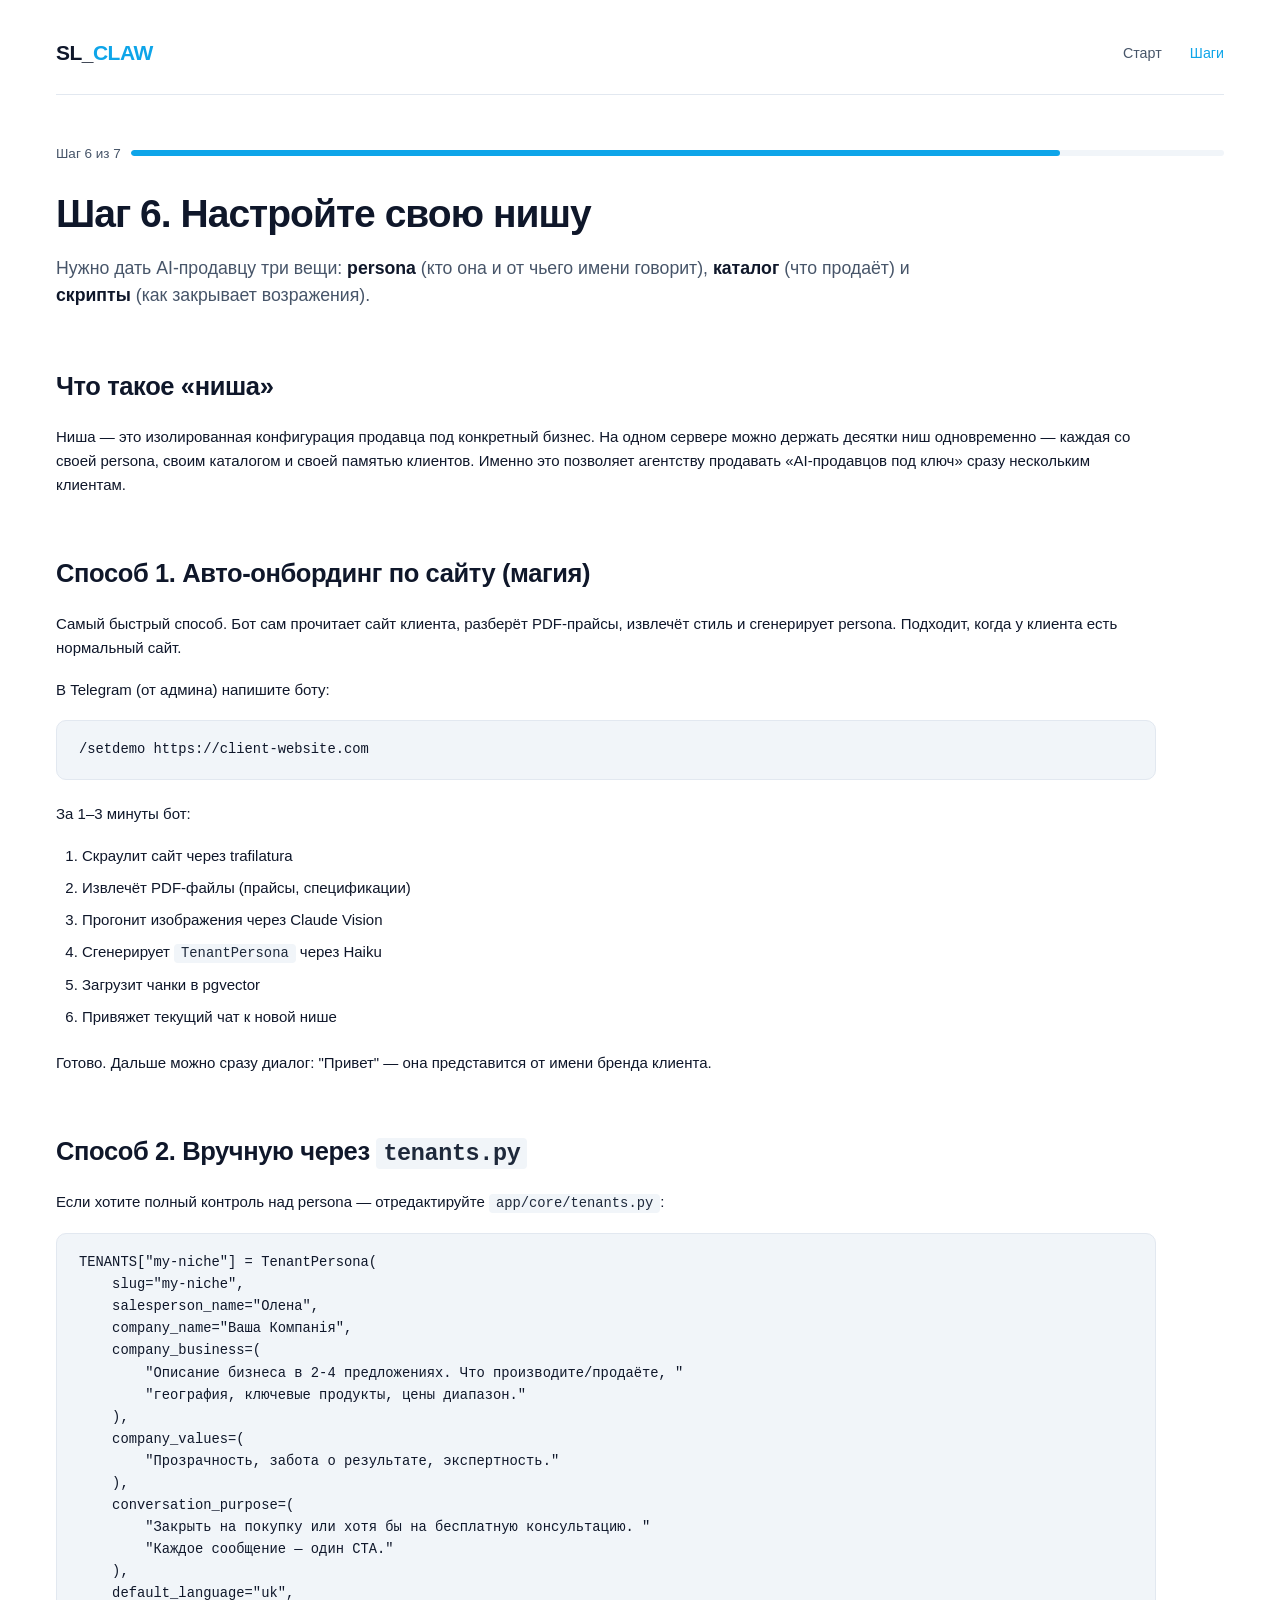
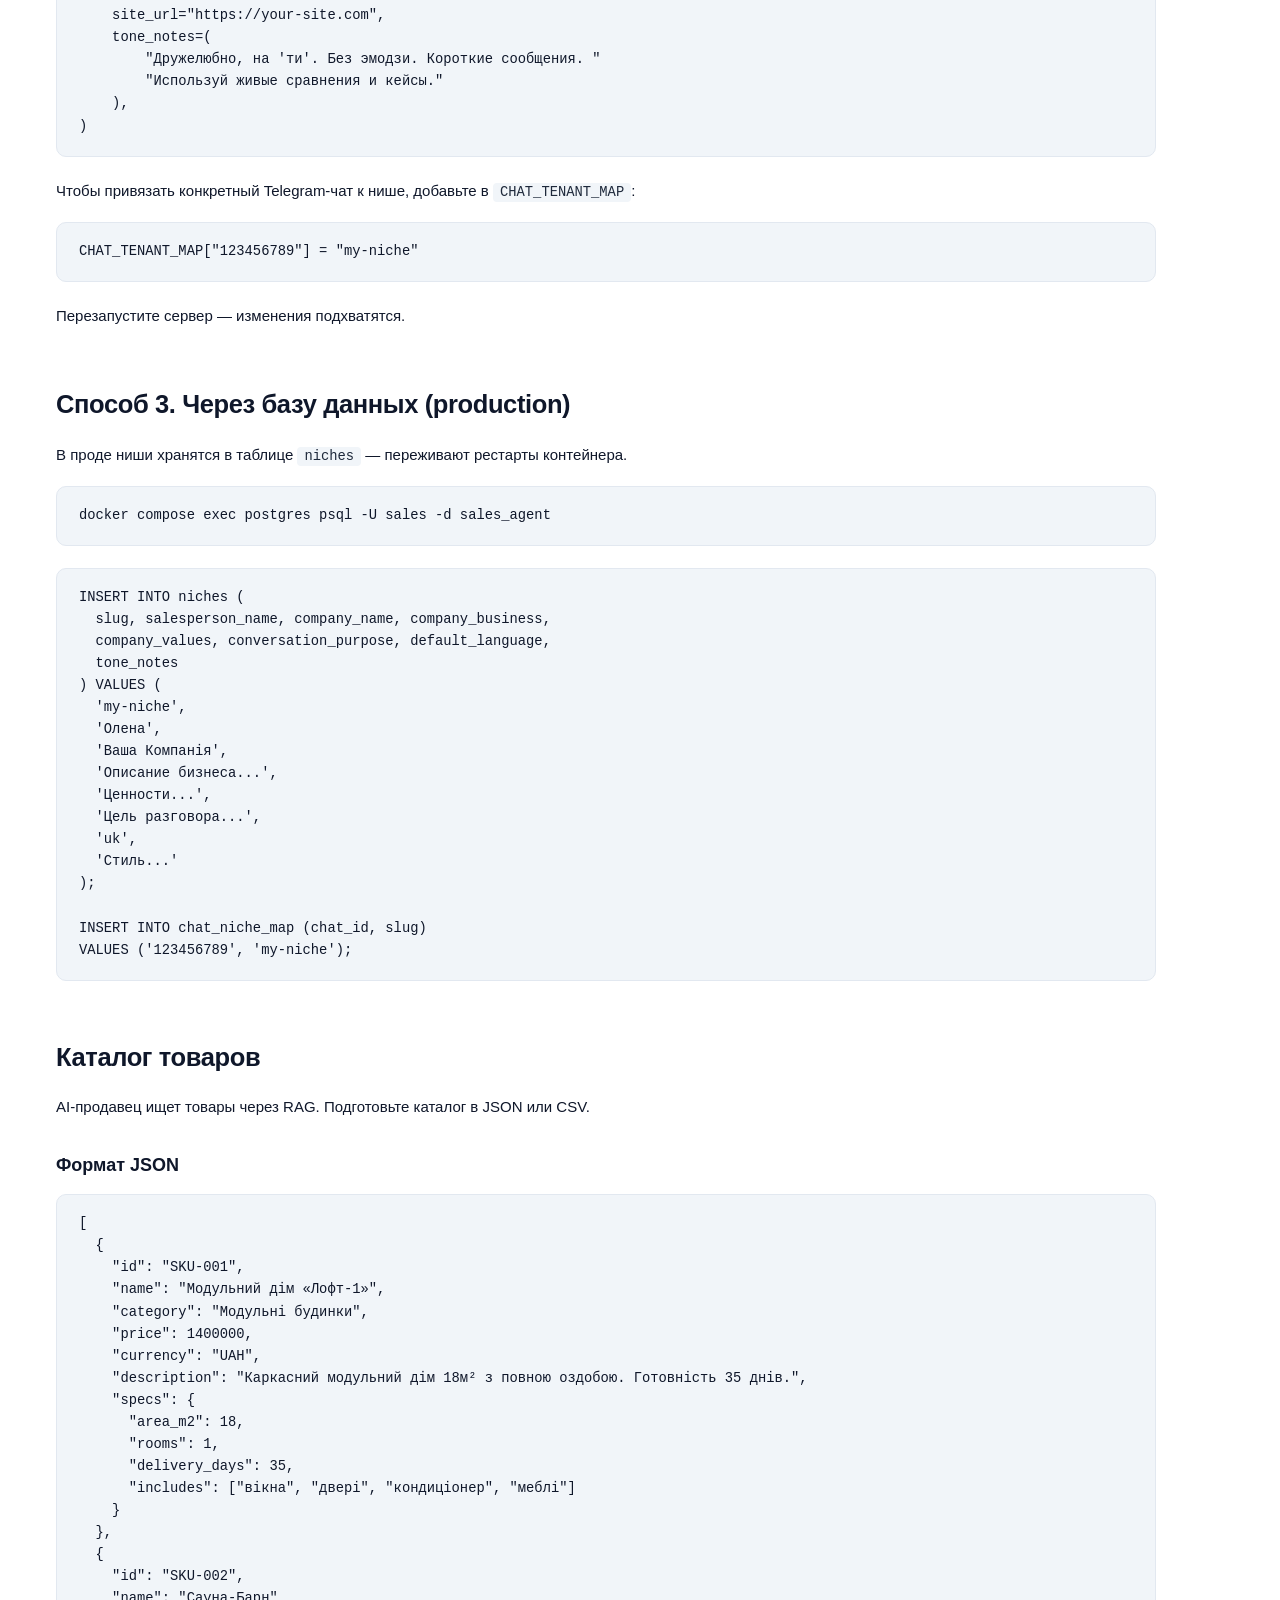
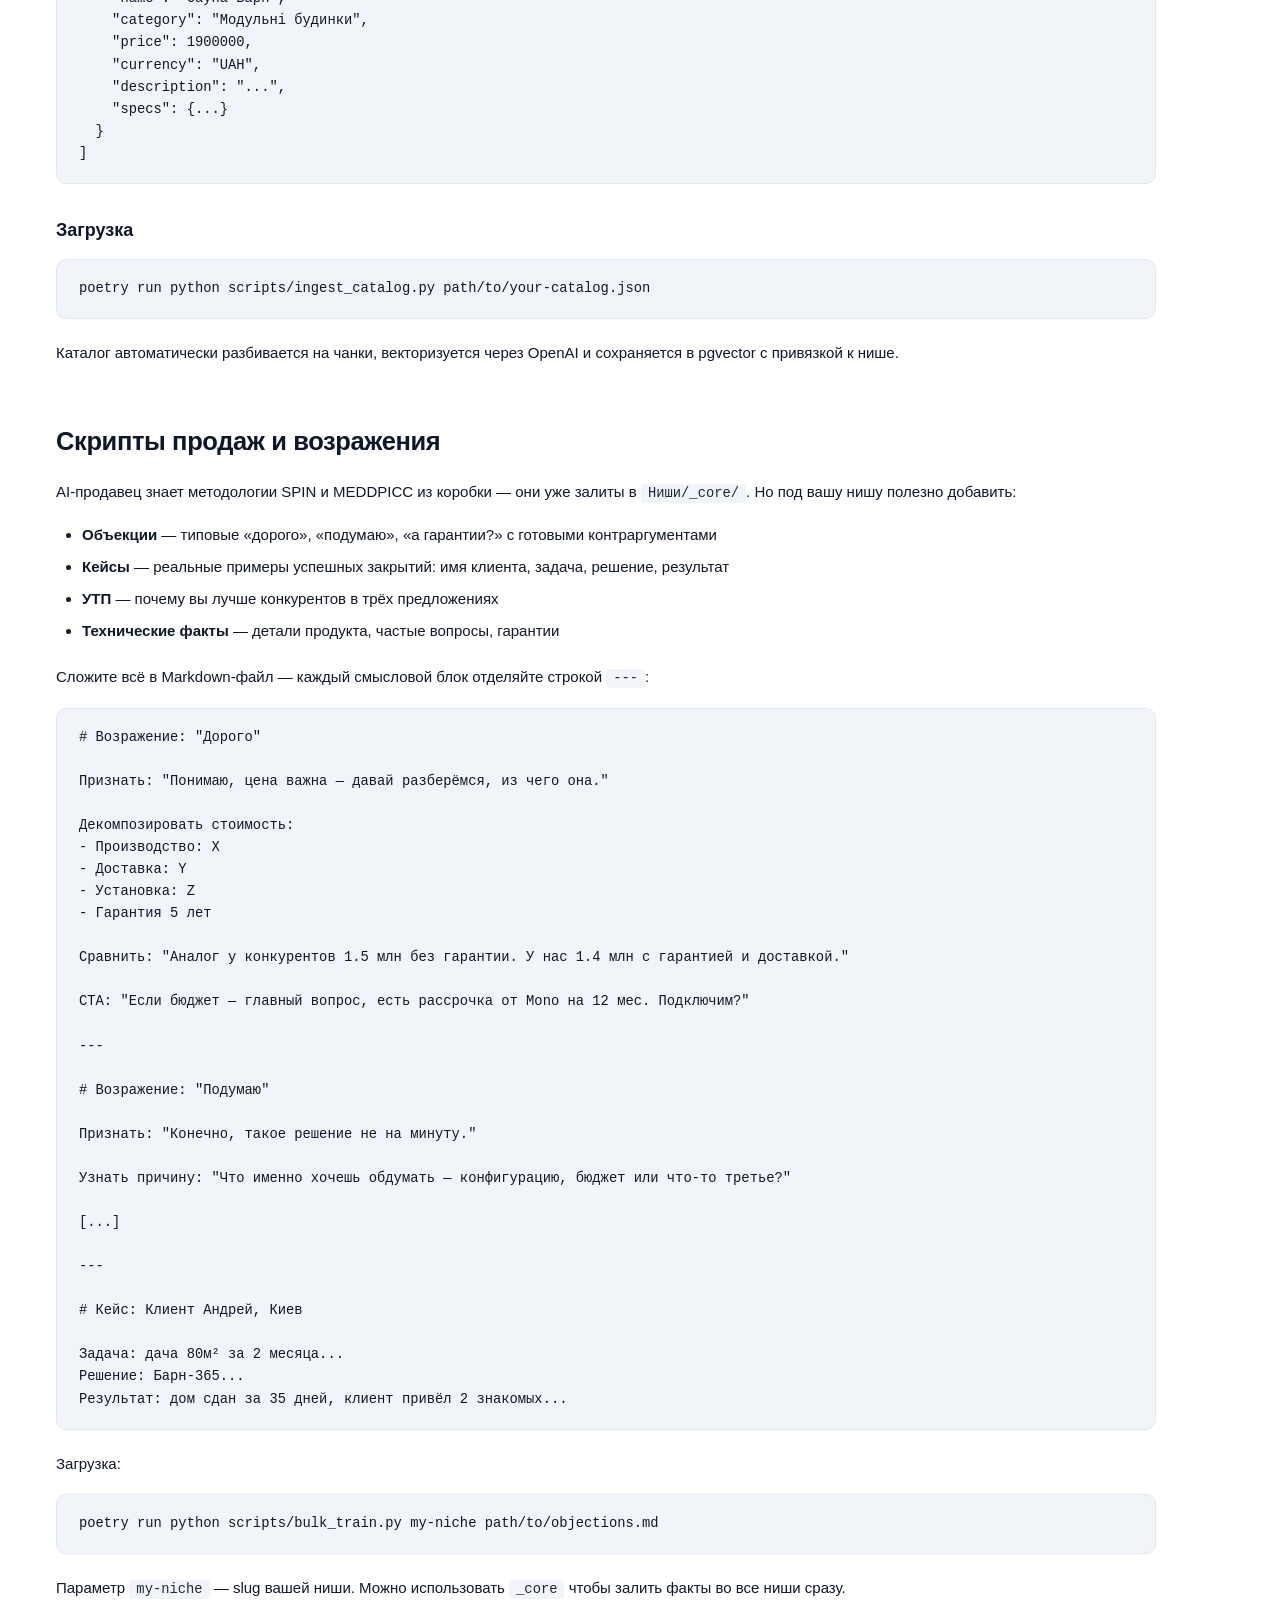
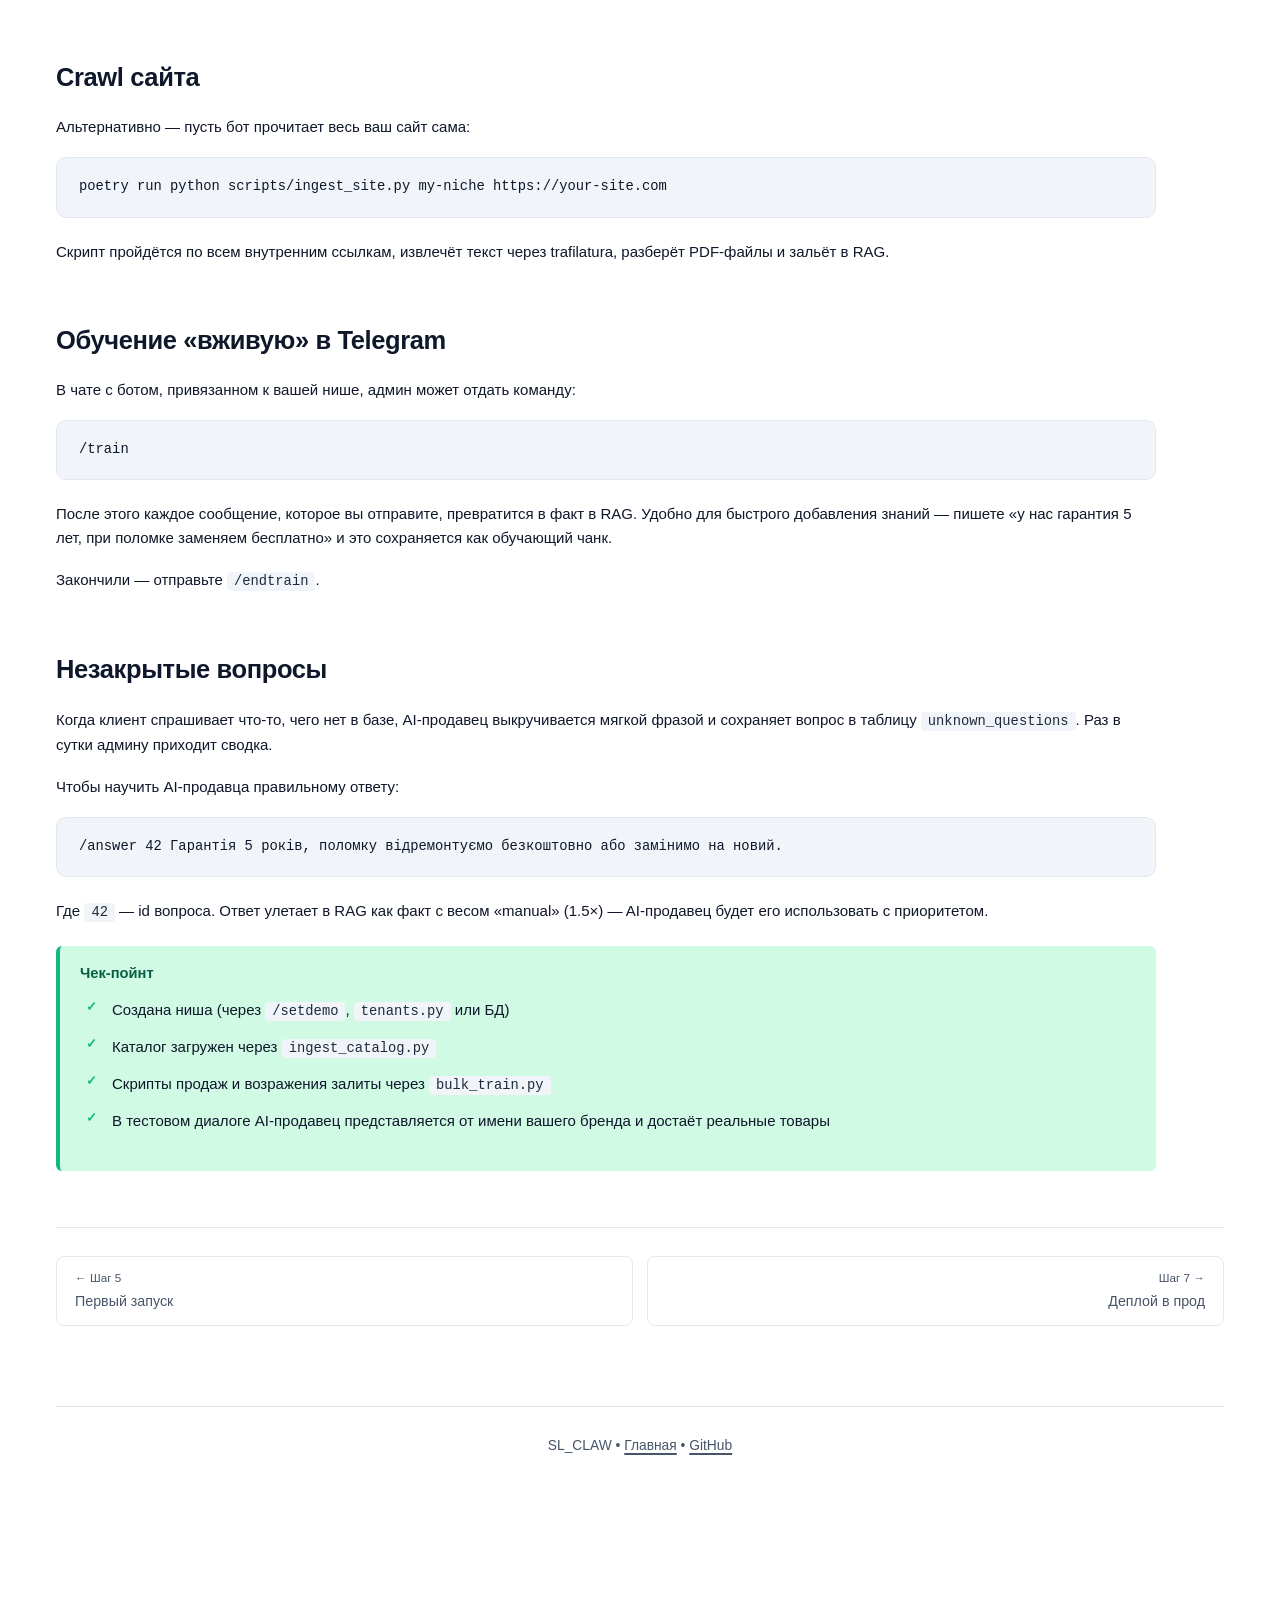
<file: step-6-niche.html>
<!DOCTYPE html>
<html lang="ru">
<head>
  <meta charset="UTF-8">
  <meta name="viewport" content="width=device-width, initial-scale=1.0">
  <title>Шаг 6 · Настройте свою нишу — SL_CLAW</title>
  <link rel="stylesheet" href="styles.css">
</head>
<body>
  <div class="container narrow">

    <header>
      <div class="logo"><a href="index.html">SL_<span class="accent">CLAW</span></a></div>
      <nav>
        <a href="index.html">Старт</a>
        <a href="step-1-clone.html" class="active">Шаги</a>
      </nav>
    </header>

    <main>

      <div class="progress">
        <span>Шаг 6 из 7</span>
        <div class="progress-bar"><div class="progress-bar-fill" style="width: 85%"></div></div>
      </div>

      <h1>Шаг 6. Настройте свою нишу</h1>
      <p class="lead">
        Нужно дать AI-продавцу три вещи: <strong>persona</strong> (кто она и от чьего имени говорит),
        <strong>каталог</strong> (что продаёт) и <strong>скрипты</strong> (как закрывает возражения).
      </p>

      <h2>Что такое «ниша»</h2>
      <p>
        Ниша — это изолированная конфигурация продавца под конкретный бизнес. На одном
        сервере можно держать десятки ниш одновременно — каждая со своей persona, своим
        каталогом и своей памятью клиентов. Именно это позволяет агентству продавать
        «AI-продавцов под ключ» сразу нескольким клиентам.
      </p>

      <h2>Способ 1. Авто-онбординг по сайту (магия)</h2>
      <p>
        Самый быстрый способ. Бот сам прочитает сайт клиента, разберёт PDF-прайсы,
        извлечёт стиль и сгенерирует persona. Подходит, когда у клиента есть нормальный сайт.
      </p>

      <p>В Telegram (от админа) напишите боту:</p>

<pre><code>/setdemo https://client-website.com</code></pre>

      <p>За 1–3 минуты бот:</p>
      <ol>
        <li>Скраулит сайт через trafilatura</li>
        <li>Извлечёт PDF-файлы (прайсы, спецификации)</li>
        <li>Прогонит изображения через Claude Vision</li>
        <li>Сгенерирует <code>TenantPersona</code> через Haiku</li>
        <li>Загрузит чанки в pgvector</li>
        <li>Привяжет текущий чат к новой нише</li>
      </ol>

      <p>Готово. Дальше можно сразу диалог: "Привет" — она представится от имени бренда клиента.</p>

      <h2>Способ 2. Вручную через <code>tenants.py</code></h2>
      <p>Если хотите полный контроль над persona — отредактируйте <code>app/core/tenants.py</code>:</p>

<pre><code>TENANTS["my-niche"] = TenantPersona(
    slug="my-niche",
    salesperson_name="Олена",
    company_name="Ваша Компанія",
    company_business=(
        "Описание бизнеса в 2-4 предложениях. Что производите/продаёте, "
        "география, ключевые продукты, цены диапазон."
    ),
    company_values=(
        "Прозрачность, забота о результате, экспертность."
    ),
    conversation_purpose=(
        "Закрыть на покупку или хотя бы на бесплатную консультацию. "
        "Каждое сообщение — один CTA."
    ),
    default_language="uk",
    site_url="https://your-site.com",
    tone_notes=(
        "Дружелюбно, на 'ти'. Без эмодзи. Короткие сообщения. "
        "Используй живые сравнения и кейсы."
    ),
)</code></pre>

      <p>Чтобы привязать конкретный Telegram-чат к нише, добавьте в <code>CHAT_TENANT_MAP</code>:</p>

<pre><code>CHAT_TENANT_MAP["123456789"] = "my-niche"</code></pre>

      <p>Перезапустите сервер — изменения подхватятся.</p>

      <h2>Способ 3. Через базу данных (production)</h2>
      <p>В проде ниши хранятся в таблице <code>niches</code> — переживают рестарты контейнера.</p>

<pre><code>docker compose exec postgres psql -U sales -d sales_agent</code></pre>

<pre><code>INSERT INTO niches (
  slug, salesperson_name, company_name, company_business,
  company_values, conversation_purpose, default_language,
  tone_notes
) VALUES (
  'my-niche',
  'Олена',
  'Ваша Компанія',
  'Описание бизнеса...',
  'Ценности...',
  'Цель разговора...',
  'uk',
  'Стиль...'
);

INSERT INTO chat_niche_map (chat_id, slug)
VALUES ('123456789', 'my-niche');</code></pre>

      <h2>Каталог товаров</h2>
      <p>AI-продавец ищет товары через RAG. Подготовьте каталог в JSON или CSV.</p>

      <h3>Формат JSON</h3>

<pre><code>[
  {
    "id": "SKU-001",
    "name": "Модульний дім «Лофт-1»",
    "category": "Модульні будинки",
    "price": 1400000,
    "currency": "UAH",
    "description": "Каркасний модульний дім 18м² з повною оздобою. Готовність 35 днів.",
    "specs": {
      "area_m2": 18,
      "rooms": 1,
      "delivery_days": 35,
      "includes": ["вікна", "двері", "кондиціонер", "меблі"]
    }
  },
  {
    "id": "SKU-002",
    "name": "Сауна-Барн",
    "category": "Модульні будинки",
    "price": 1900000,
    "currency": "UAH",
    "description": "...",
    "specs": {...}
  }
]</code></pre>

      <h3>Загрузка</h3>

<pre><code>poetry run python scripts/ingest_catalog.py path/to/your-catalog.json</code></pre>

      <p>Каталог автоматически разбивается на чанки, векторизуется через OpenAI и сохраняется в pgvector с привязкой к нише.</p>

      <h2>Скрипты продаж и возражения</h2>
      <p>AI-продавец знает методологии SPIN и MEDDPICC из коробки — они уже залиты в <code>Ниши/_core/</code>. Но под вашу нишу полезно добавить:</p>

      <ul>
        <li><strong>Объекции</strong> — типовые «дорого», «подумаю», «а гарантии?» с готовыми контраргументами</li>
        <li><strong>Кейсы</strong> — реальные примеры успешных закрытий: имя клиента, задача, решение, результат</li>
        <li><strong>УТП</strong> — почему вы лучше конкурентов в трёх предложениях</li>
        <li><strong>Технические факты</strong> — детали продукта, частые вопросы, гарантии</li>
      </ul>

      <p>Сложите всё в Markdown-файл — каждый смысловой блок отделяйте строкой <code>---</code>:</p>

<pre><code># Возражение: "Дорого"

Признать: "Понимаю, цена важна — давай разберёмся, из чего она."

Декомпозировать стоимость:
- Производство: X
- Доставка: Y
- Установка: Z
- Гарантия 5 лет

Сравнить: "Аналог у конкурентов 1.5 млн без гарантии. У нас 1.4 млн с гарантией и доставкой."

CTA: "Если бюджет — главный вопрос, есть рассрочка от Mono на 12 мес. Подключим?"

---

# Возражение: "Подумаю"

Признать: "Конечно, такое решение не на минуту."

Узнать причину: "Что именно хочешь обдумать — конфигурацию, бюджет или что-то третье?"

[...]

---

# Кейс: Клиент Андрей, Киев

Задача: дача 80м² за 2 месяца...
Решение: Барн-365...
Результат: дом сдан за 35 дней, клиент привёл 2 знакомых...
</code></pre>

      <p>Загрузка:</p>

<pre><code>poetry run python scripts/bulk_train.py my-niche path/to/objections.md</code></pre>

      <p>Параметр <code>my-niche</code> — slug вашей ниши. Можно использовать <code>_core</code> чтобы залить факты во все ниши сразу.</p>

      <h2>Crawl сайта</h2>
      <p>Альтернативно — пусть бот прочитает весь ваш сайт сама:</p>

<pre><code>poetry run python scripts/ingest_site.py my-niche https://your-site.com</code></pre>

      <p>Скрипт пройдётся по всем внутренним ссылкам, извлечёт текст через trafilatura, разберёт PDF-файлы и зальёт в RAG.</p>

      <h2>Обучение «вживую» в Telegram</h2>
      <p>В чате с ботом, привязанном к вашей нише, админ может отдать команду:</p>

<pre><code>/train</code></pre>

      <p>После этого каждое сообщение, которое вы отправите, превратится в факт в RAG. Удобно для быстрого добавления знаний — пишете «у нас гарантия 5 лет, при поломке заменяем бесплатно» и это сохраняется как обучающий чанк.</p>

      <p>Закончили — отправьте <code>/endtrain</code>.</p>

      <h2>Незакрытые вопросы</h2>
      <p>Когда клиент спрашивает что-то, чего нет в базе, AI-продавец выкручивается мягкой фразой и сохраняет вопрос в таблицу <code>unknown_questions</code>. Раз в сутки админу приходит сводка.</p>

      <p>Чтобы научить AI-продавца правильному ответу:</p>

<pre><code>/answer 42 Гарантія 5 років, поломку відремонтуємо безкоштовно або замінимо на новий.</code></pre>

      <p>Где <code>42</code> — id вопроса. Ответ улетает в RAG как факт с весом «manual» (1.5×) — AI-продавец будет его использовать с приоритетом.</p>

      <div class="callout success">
        <strong>Чек-пойнт</strong>
        <ul class="checklist" style="margin-top: 12px;">
          <li>Создана ниша (через <code>/setdemo</code>, <code>tenants.py</code> или БД)</li>
          <li>Каталог загружен через <code>ingest_catalog.py</code></li>
          <li>Скрипты продаж и возражения залиты через <code>bulk_train.py</code></li>
          <li>В тестовом диалоге AI-продавец представляется от имени вашего бренда и достаёт реальные товары</li>
        </ul>
      </div>

      <div class="pager">
        <a href="step-5-launch.html">
          <small>← Шаг 5</small>
          Первый запуск
        </a>
        <a href="step-7-deploy.html" class="next">
          <small>Шаг 7 →</small>
          Деплой в прод
        </a>
      </div>

    </main>

    <footer>
      SL_CLAW • <a href="index.html">Главная</a> • <a href="https://github.com/vimana-tcg/AI_sales_write">GitHub</a>
    </footer>

  </div>
</body>
</html>
</file>
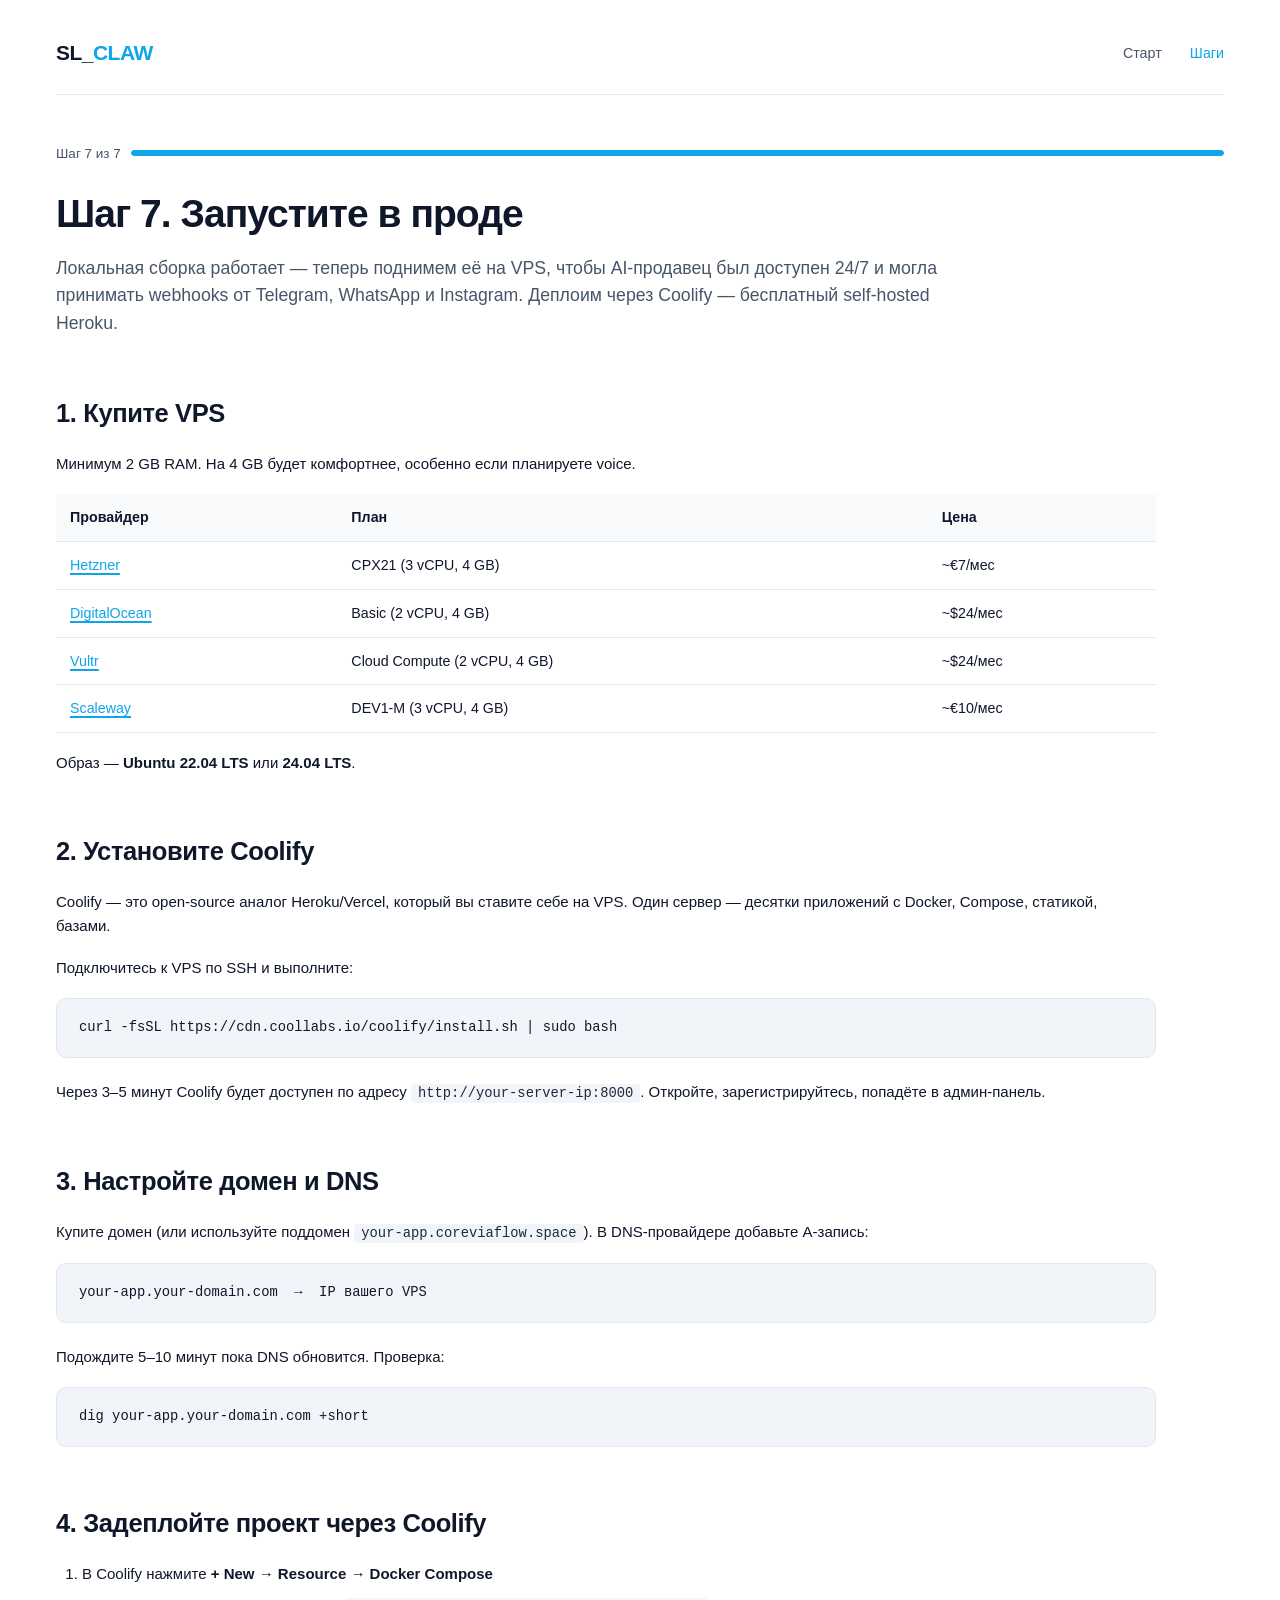
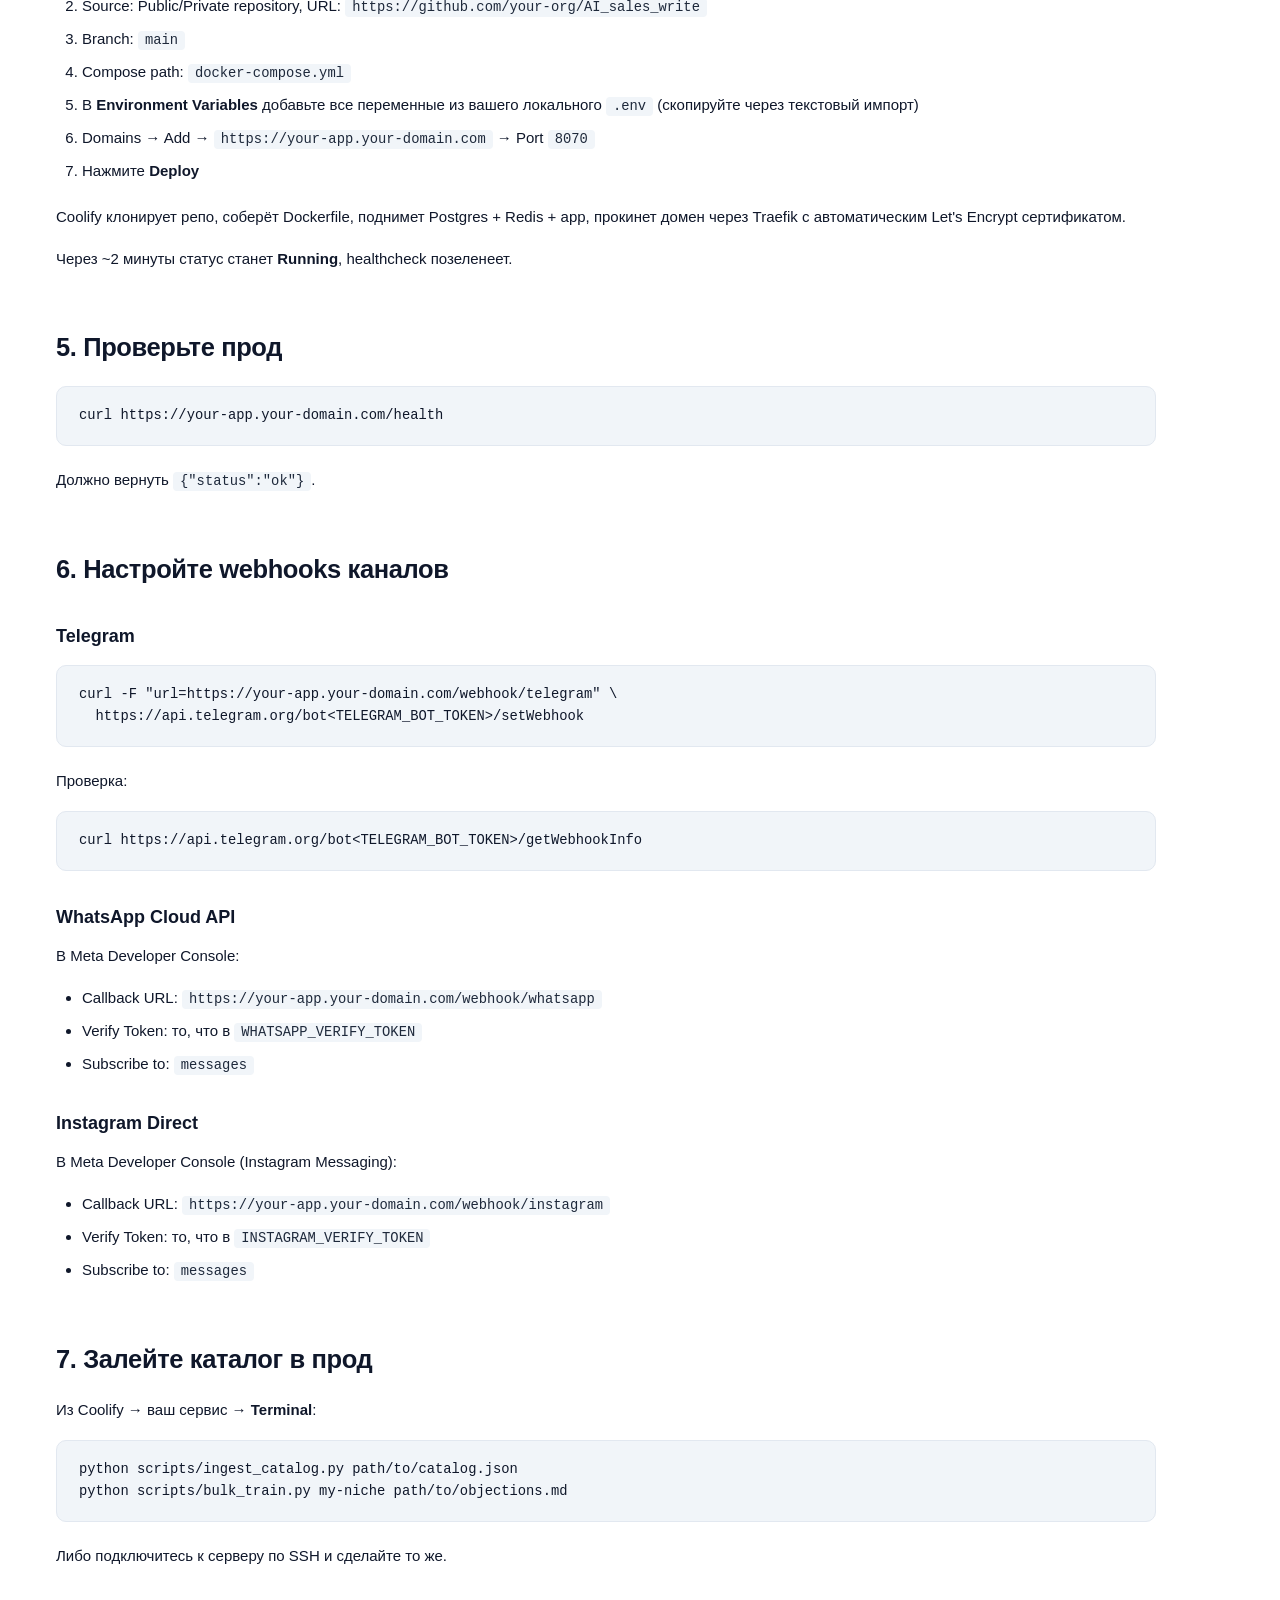
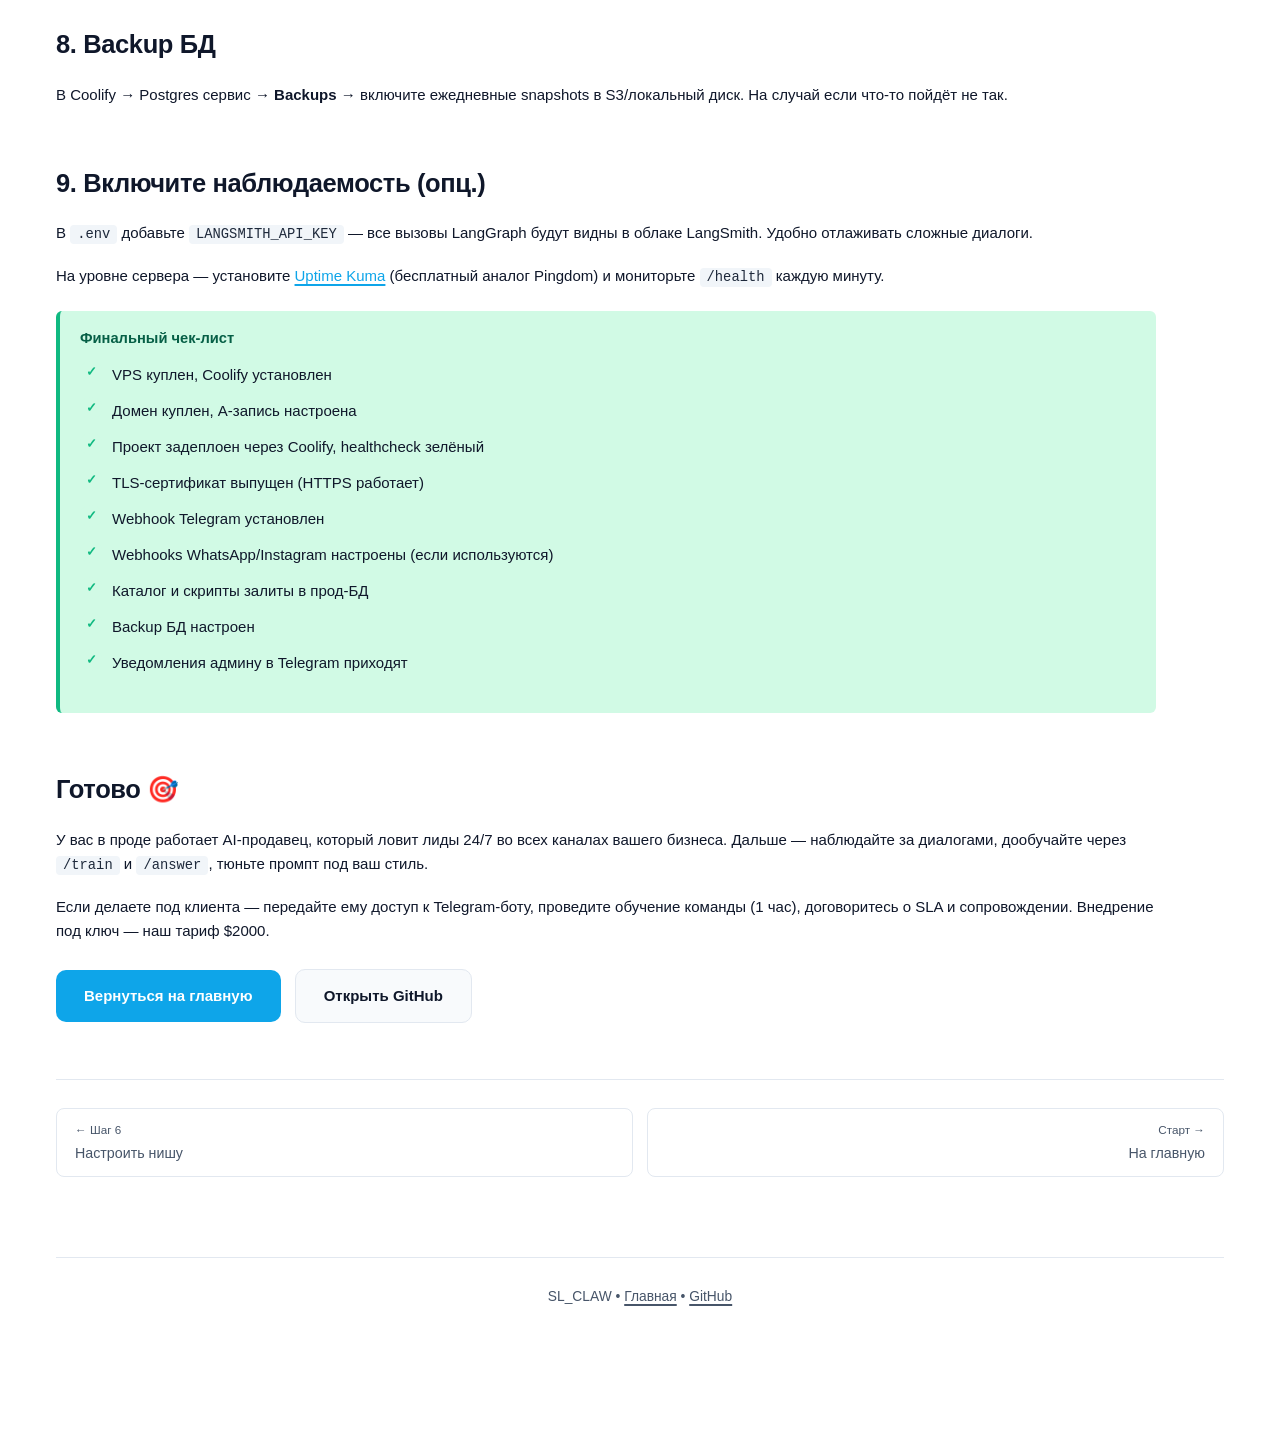
<file: step-7-deploy.html>
<!DOCTYPE html>
<html lang="ru">
<head>
  <meta charset="UTF-8">
  <meta name="viewport" content="width=device-width, initial-scale=1.0">
  <title>Шаг 7 · Деплой в прод — SL_CLAW</title>
  <link rel="stylesheet" href="styles.css">
</head>
<body>
  <div class="container narrow">

    <header>
      <div class="logo"><a href="index.html">SL_<span class="accent">CLAW</span></a></div>
      <nav>
        <a href="index.html">Старт</a>
        <a href="step-1-clone.html" class="active">Шаги</a>
      </nav>
    </header>

    <main>

      <div class="progress">
        <span>Шаг 7 из 7</span>
        <div class="progress-bar"><div class="progress-bar-fill" style="width: 100%"></div></div>
      </div>

      <h1>Шаг 7. Запустите в проде</h1>
      <p class="lead">
        Локальная сборка работает — теперь поднимем её на VPS, чтобы AI-продавец был доступен 24/7
        и могла принимать webhooks от Telegram, WhatsApp и Instagram. Деплоим через Coolify —
        бесплатный self-hosted Heroku.
      </p>

      <h2>1. Купите VPS</h2>
      <p>Минимум 2 GB RAM. На 4 GB будет комфортнее, особенно если планируете voice.</p>

      <table>
        <thead>
          <tr><th>Провайдер</th><th>План</th><th>Цена</th></tr>
        </thead>
        <tbody>
          <tr><td><a href="https://www.hetzner.com/cloud" target="_blank" rel="noopener">Hetzner</a></td><td>CPX21 (3 vCPU, 4 GB)</td><td>~€7/мес</td></tr>
          <tr><td><a href="https://www.digitalocean.com" target="_blank" rel="noopener">DigitalOcean</a></td><td>Basic (2 vCPU, 4 GB)</td><td>~$24/мес</td></tr>
          <tr><td><a href="https://www.vultr.com" target="_blank" rel="noopener">Vultr</a></td><td>Cloud Compute (2 vCPU, 4 GB)</td><td>~$24/мес</td></tr>
          <tr><td><a href="https://www.scaleway.com" target="_blank" rel="noopener">Scaleway</a></td><td>DEV1-M (3 vCPU, 4 GB)</td><td>~€10/мес</td></tr>
        </tbody>
      </table>

      <p>Образ — <strong>Ubuntu 22.04 LTS</strong> или <strong>24.04 LTS</strong>.</p>

      <h2>2. Установите Coolify</h2>
      <p>Coolify — это open-source аналог Heroku/Vercel, который вы ставите себе на VPS. Один сервер — десятки приложений с Docker, Compose, статикой, базами.</p>

      <p>Подключитесь к VPS по SSH и выполните:</p>

<pre><code>curl -fsSL https://cdn.coollabs.io/coolify/install.sh | sudo bash</code></pre>

      <p>Через 3–5 минут Coolify будет доступен по адресу <code>http://your-server-ip:8000</code>. Откройте, зарегистрируйтесь, попадёте в админ-панель.</p>

      <h2>3. Настройте домен и DNS</h2>
      <p>Купите домен (или используйте поддомен <code>your-app.coreviaflow.space</code>). В DNS-провайдере добавьте A-запись:</p>

<pre><code>your-app.your-domain.com  →  IP вашего VPS</code></pre>

      <p>Подождите 5–10 минут пока DNS обновится. Проверка:</p>

<pre><code>dig your-app.your-domain.com +short</code></pre>

      <h2>4. Задеплойте проект через Coolify</h2>

      <ol>
        <li>В Coolify нажмите <strong>+ New → Resource → Docker Compose</strong></li>
        <li>Source: Public/Private repository, URL: <code>https://github.com/your-org/AI_sales_write</code></li>
        <li>Branch: <code>main</code></li>
        <li>Compose path: <code>docker-compose.yml</code></li>
        <li>В <strong>Environment Variables</strong> добавьте все переменные из вашего локального <code>.env</code> (скопируйте через текстовый импорт)</li>
        <li>Domains → Add → <code>https://your-app.your-domain.com</code> → Port <code>8070</code></li>
        <li>Нажмите <strong>Deploy</strong></li>
      </ol>

      <p>Coolify клонирует репо, соберёт Dockerfile, поднимет Postgres + Redis + app, прокинет домен через Traefik с автоматическим Let's Encrypt сертификатом.</p>

      <p>Через ~2 минуты статус станет <strong>Running</strong>, healthcheck позеленеет.</p>

      <h2>5. Проверьте прод</h2>

<pre><code>curl https://your-app.your-domain.com/health</code></pre>

      <p>Должно вернуть <code>{"status":"ok"}</code>.</p>

      <h2>6. Настройте webhooks каналов</h2>

      <h3>Telegram</h3>

<pre><code>curl -F "url=https://your-app.your-domain.com/webhook/telegram" \
  https://api.telegram.org/bot&lt;TELEGRAM_BOT_TOKEN&gt;/setWebhook</code></pre>

      <p>Проверка:</p>

<pre><code>curl https://api.telegram.org/bot&lt;TELEGRAM_BOT_TOKEN&gt;/getWebhookInfo</code></pre>

      <h3>WhatsApp Cloud API</h3>
      <p>В Meta Developer Console:</p>
      <ul>
        <li>Callback URL: <code>https://your-app.your-domain.com/webhook/whatsapp</code></li>
        <li>Verify Token: то, что в <code>WHATSAPP_VERIFY_TOKEN</code></li>
        <li>Subscribe to: <code>messages</code></li>
      </ul>

      <h3>Instagram Direct</h3>
      <p>В Meta Developer Console (Instagram Messaging):</p>
      <ul>
        <li>Callback URL: <code>https://your-app.your-domain.com/webhook/instagram</code></li>
        <li>Verify Token: то, что в <code>INSTAGRAM_VERIFY_TOKEN</code></li>
        <li>Subscribe to: <code>messages</code></li>
      </ul>

      <h2>7. Залейте каталог в прод</h2>
      <p>Из Coolify → ваш сервис → <strong>Terminal</strong>:</p>

<pre><code>python scripts/ingest_catalog.py path/to/catalog.json
python scripts/bulk_train.py my-niche path/to/objections.md</code></pre>

      <p>Либо подключитесь к серверу по SSH и сделайте то же.</p>

      <h2>8. Backup БД</h2>
      <p>В Coolify → Postgres сервис → <strong>Backups</strong> → включите ежедневные snapshots в S3/локальный диск. На случай если что-то пойдёт не так.</p>

      <h2>9. Включите наблюдаемость (опц.)</h2>
      <p>В <code>.env</code> добавьте <code>LANGSMITH_API_KEY</code> — все вызовы LangGraph будут видны в облаке LangSmith. Удобно отлаживать сложные диалоги.</p>

      <p>На уровне сервера — установите <a href="https://uptimekuma.app/" target="_blank" rel="noopener">Uptime Kuma</a> (бесплатный аналог Pingdom) и мониторьте <code>/health</code> каждую минуту.</p>

      <div class="callout success">
        <strong>Финальный чек-лист</strong>
        <ul class="checklist" style="margin-top: 12px;">
          <li>VPS куплен, Coolify установлен</li>
          <li>Домен куплен, A-запись настроена</li>
          <li>Проект задеплоен через Coolify, healthcheck зелёный</li>
          <li>TLS-сертификат выпущен (HTTPS работает)</li>
          <li>Webhook Telegram установлен</li>
          <li>Webhooks WhatsApp/Instagram настроены (если используются)</li>
          <li>Каталог и скрипты залиты в прод-БД</li>
          <li>Backup БД настроен</li>
          <li>Уведомления админу в Telegram приходят</li>
        </ul>
      </div>

      <h2>Готово 🎯</h2>
      <p>
        У вас в проде работает AI-продавец, который ловит лиды 24/7 во всех каналах
        вашего бизнеса. Дальше — наблюдайте за диалогами, дообучайте через
        <code>/train</code> и <code>/answer</code>, тюньте промпт под ваш стиль.
      </p>

      <p>
        Если делаете под клиента — передайте ему доступ к Telegram-боту, проведите
        обучение команды (1 час), договоритесь о SLA и сопровождении. Внедрение под
        ключ — наш тариф $2000.
      </p>

      <a href="index.html" class="btn">Вернуться на главную</a>
      <a href="https://github.com/vimana-tcg/AI_sales_write" class="btn secondary" target="_blank" rel="noopener">Открыть GitHub</a>

      <div class="pager">
        <a href="step-6-niche.html">
          <small>← Шаг 6</small>
          Настроить нишу
        </a>
        <a href="index.html" class="next">
          <small>Старт →</small>
          На главную
        </a>
      </div>

    </main>

    <footer>
      SL_CLAW • <a href="index.html">Главная</a> • <a href="https://github.com/vimana-tcg/AI_sales_write">GitHub</a>
    </footer>

  </div>
</body>
</html>
</file>
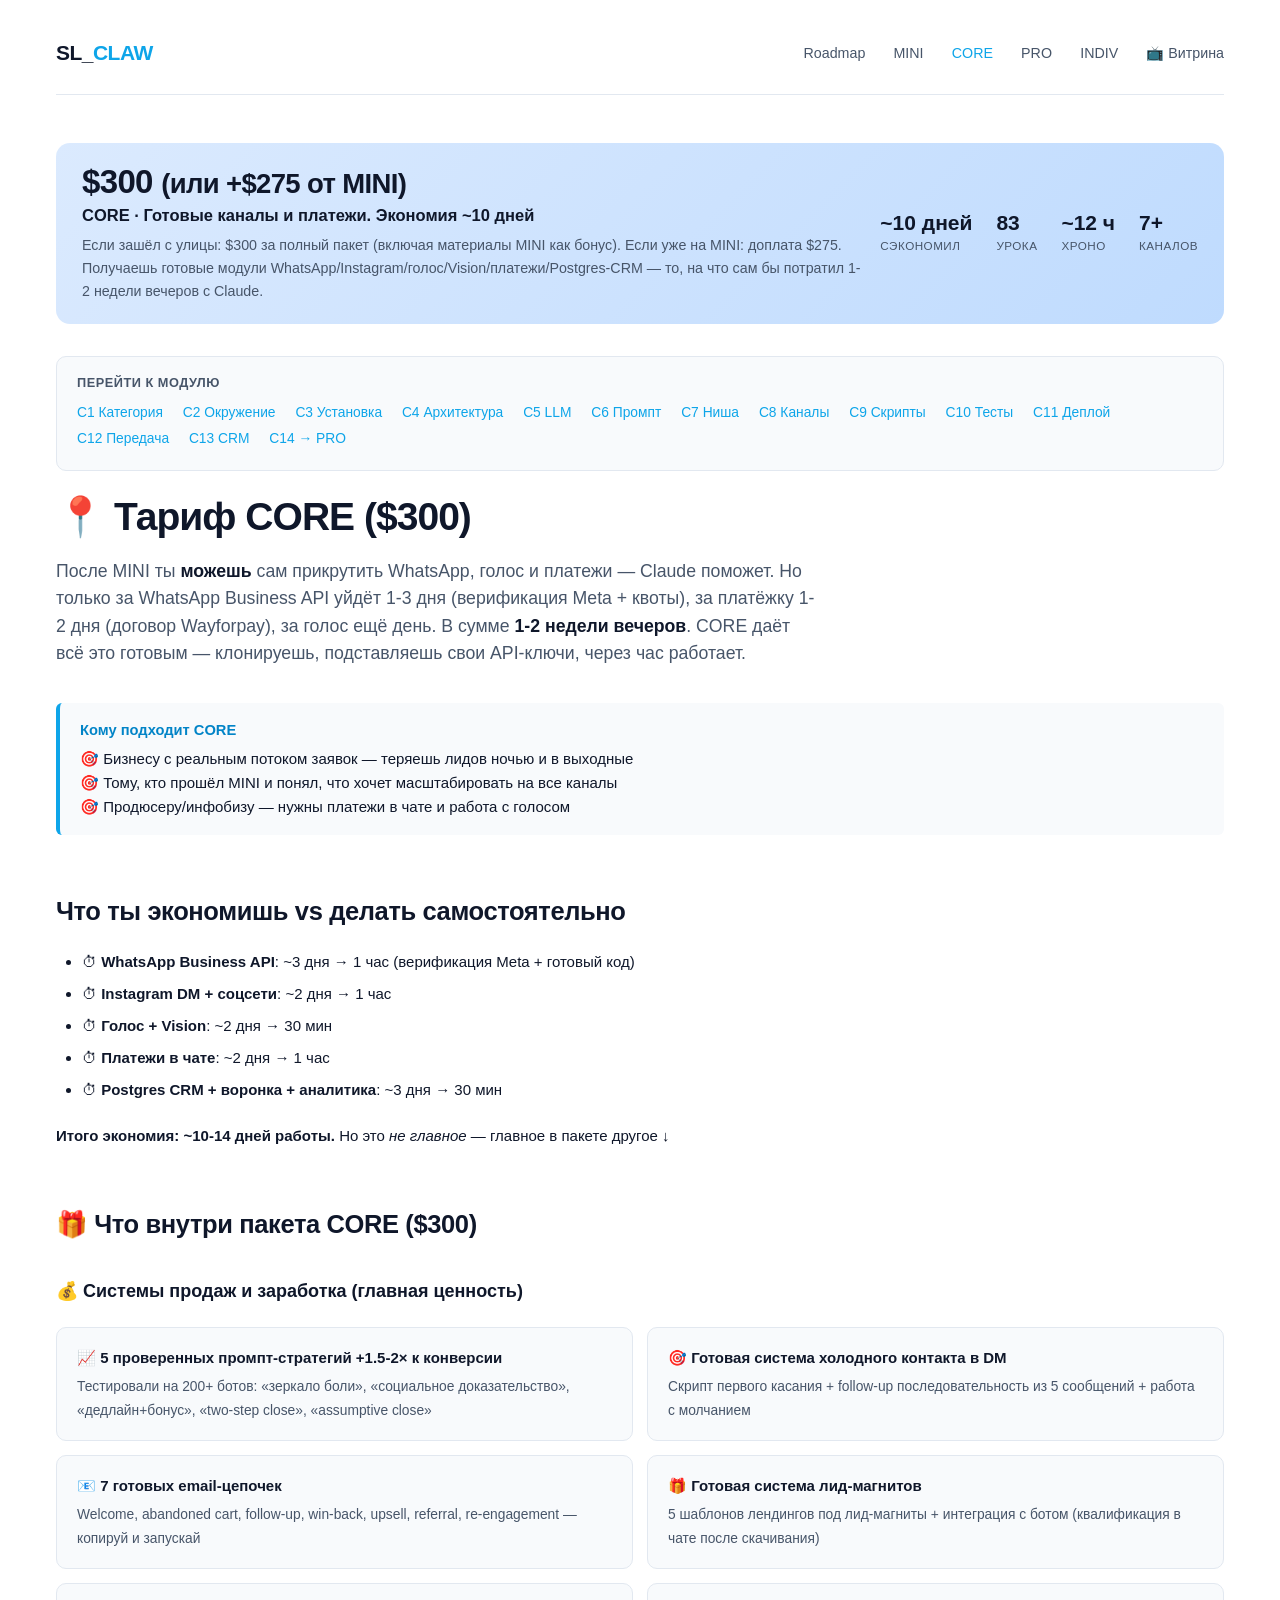
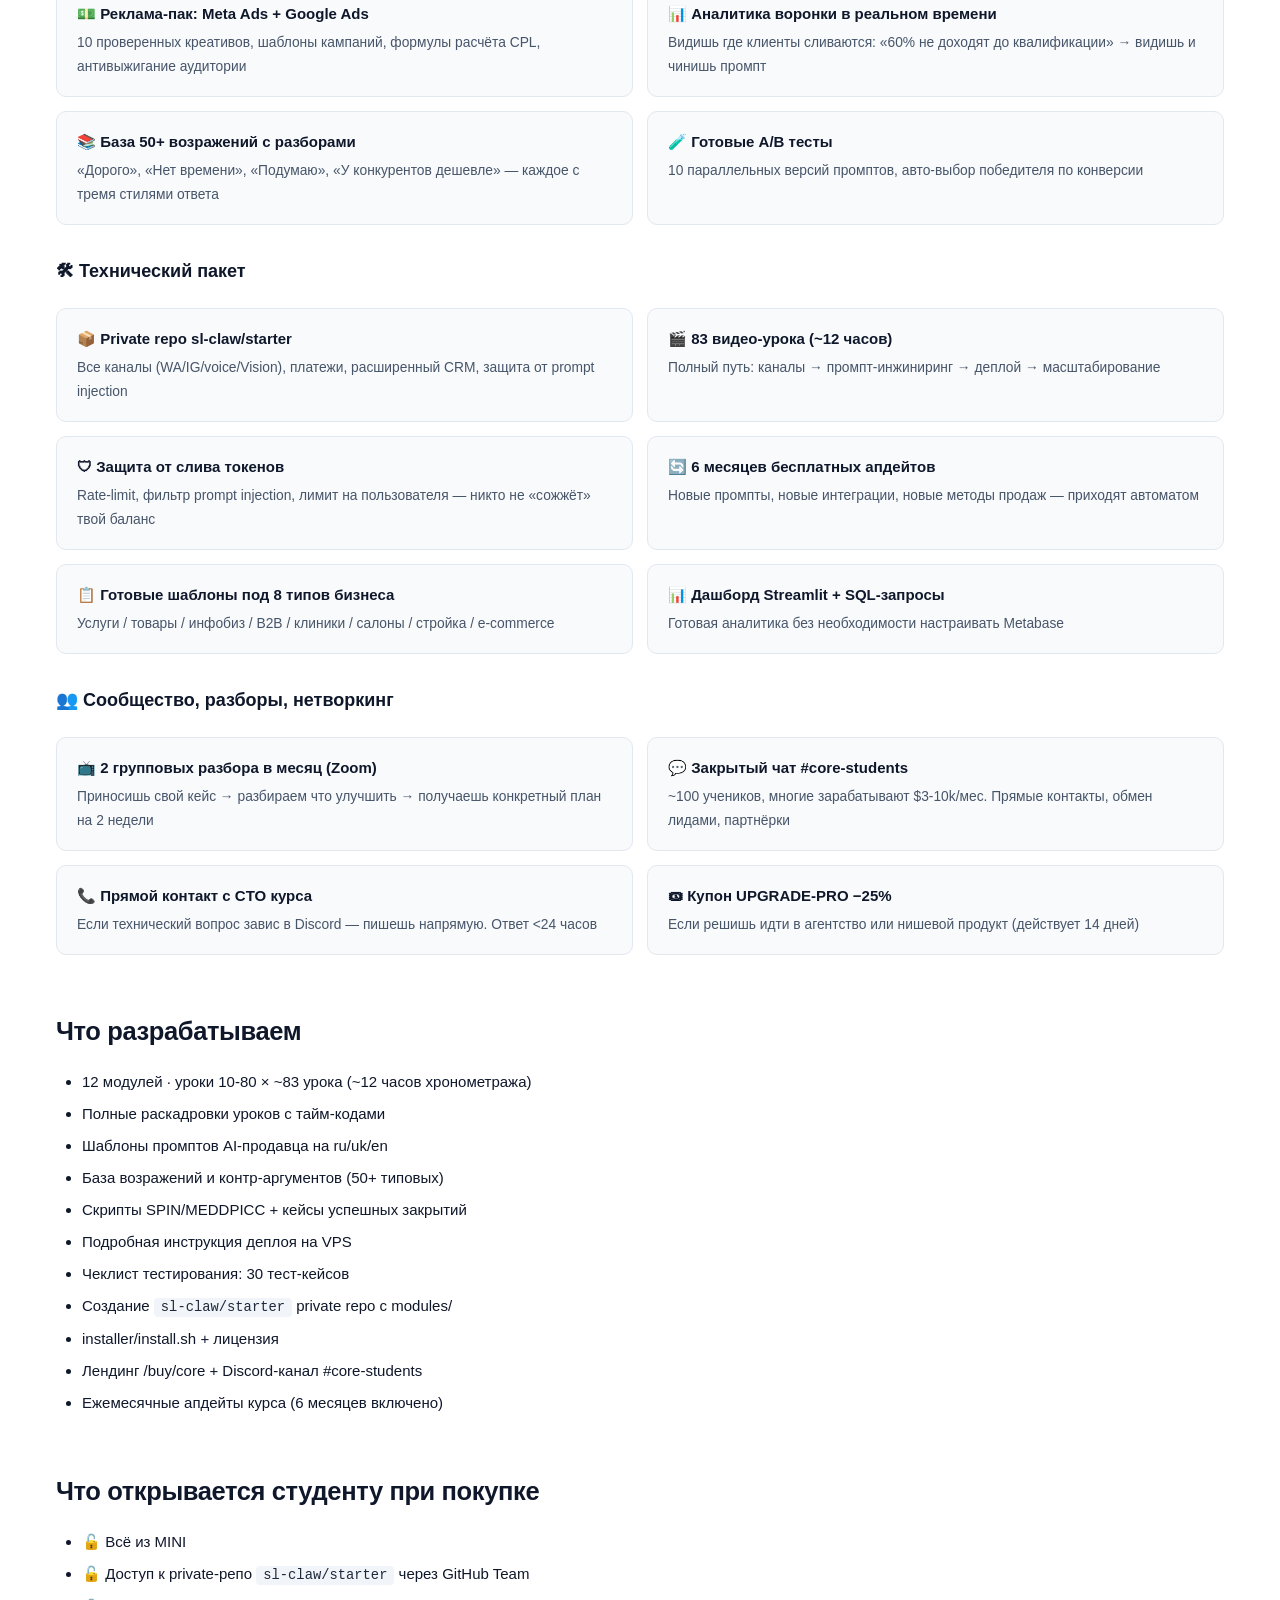
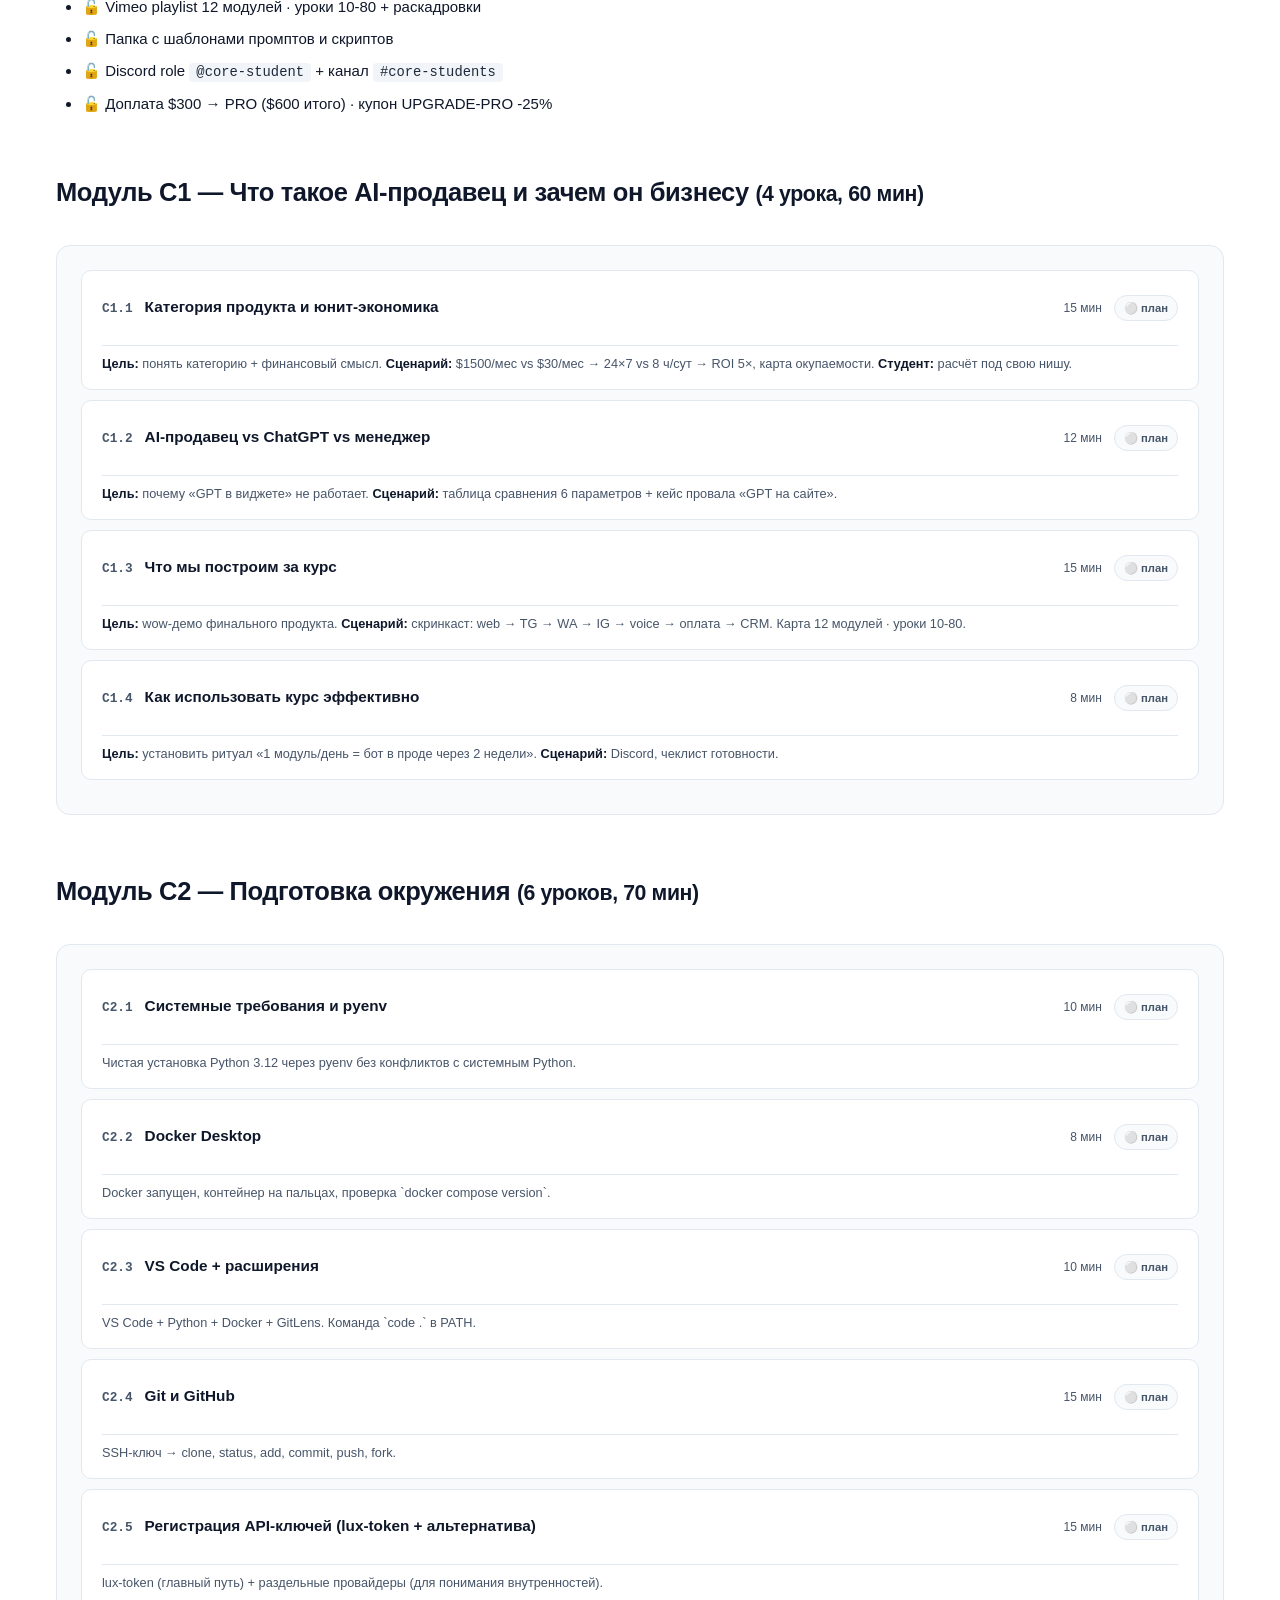
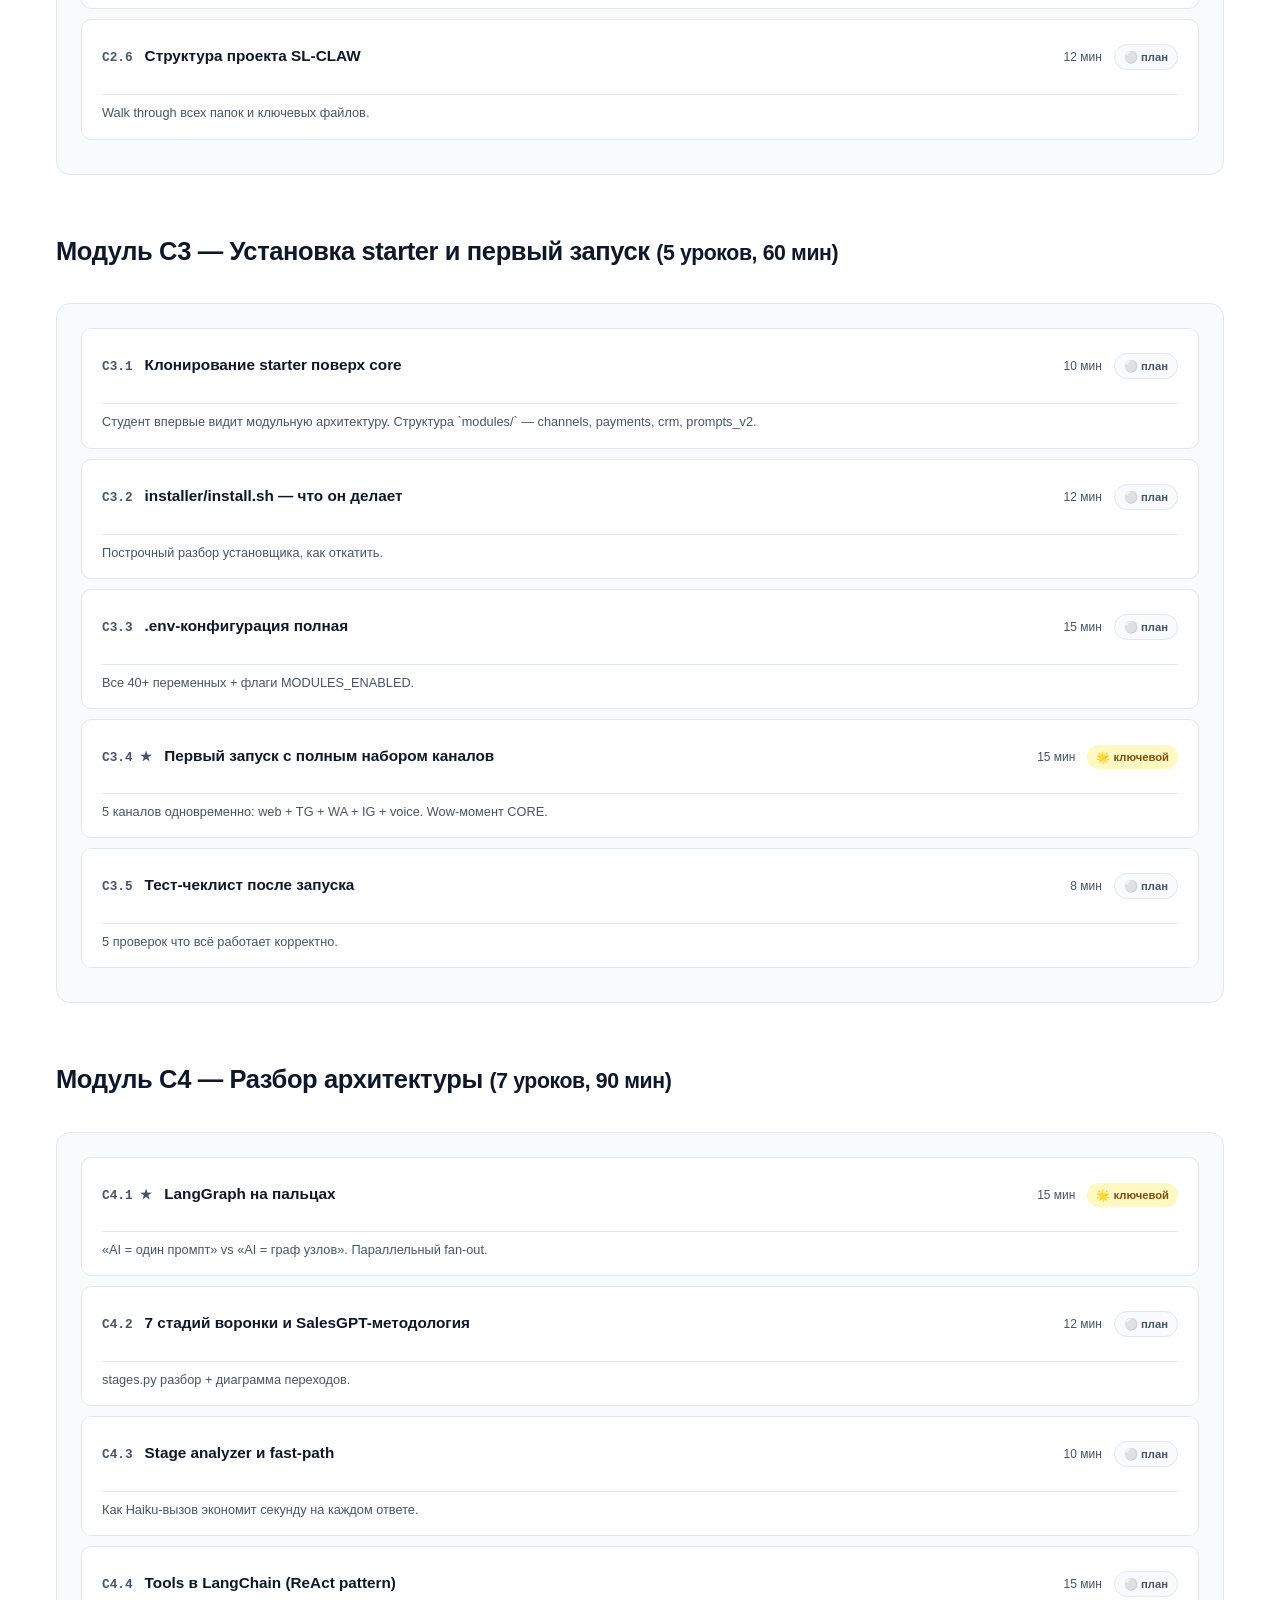
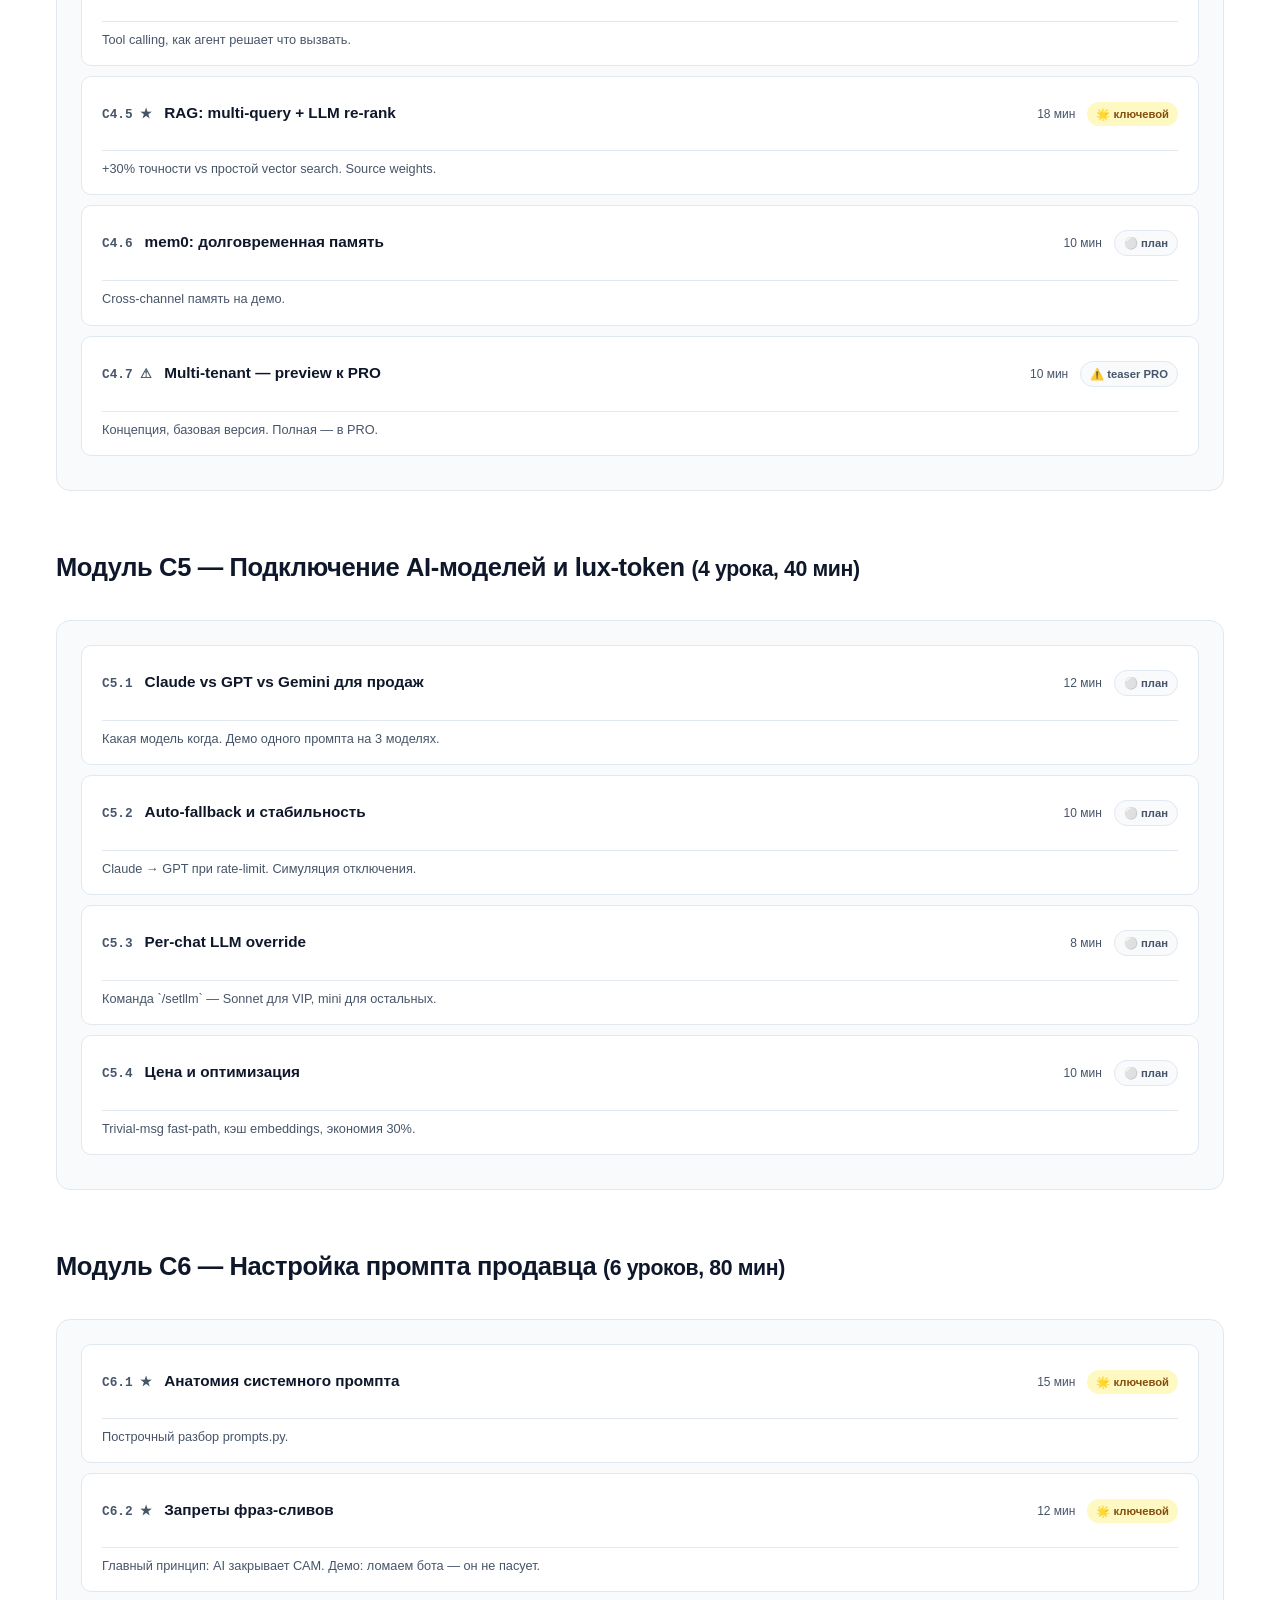
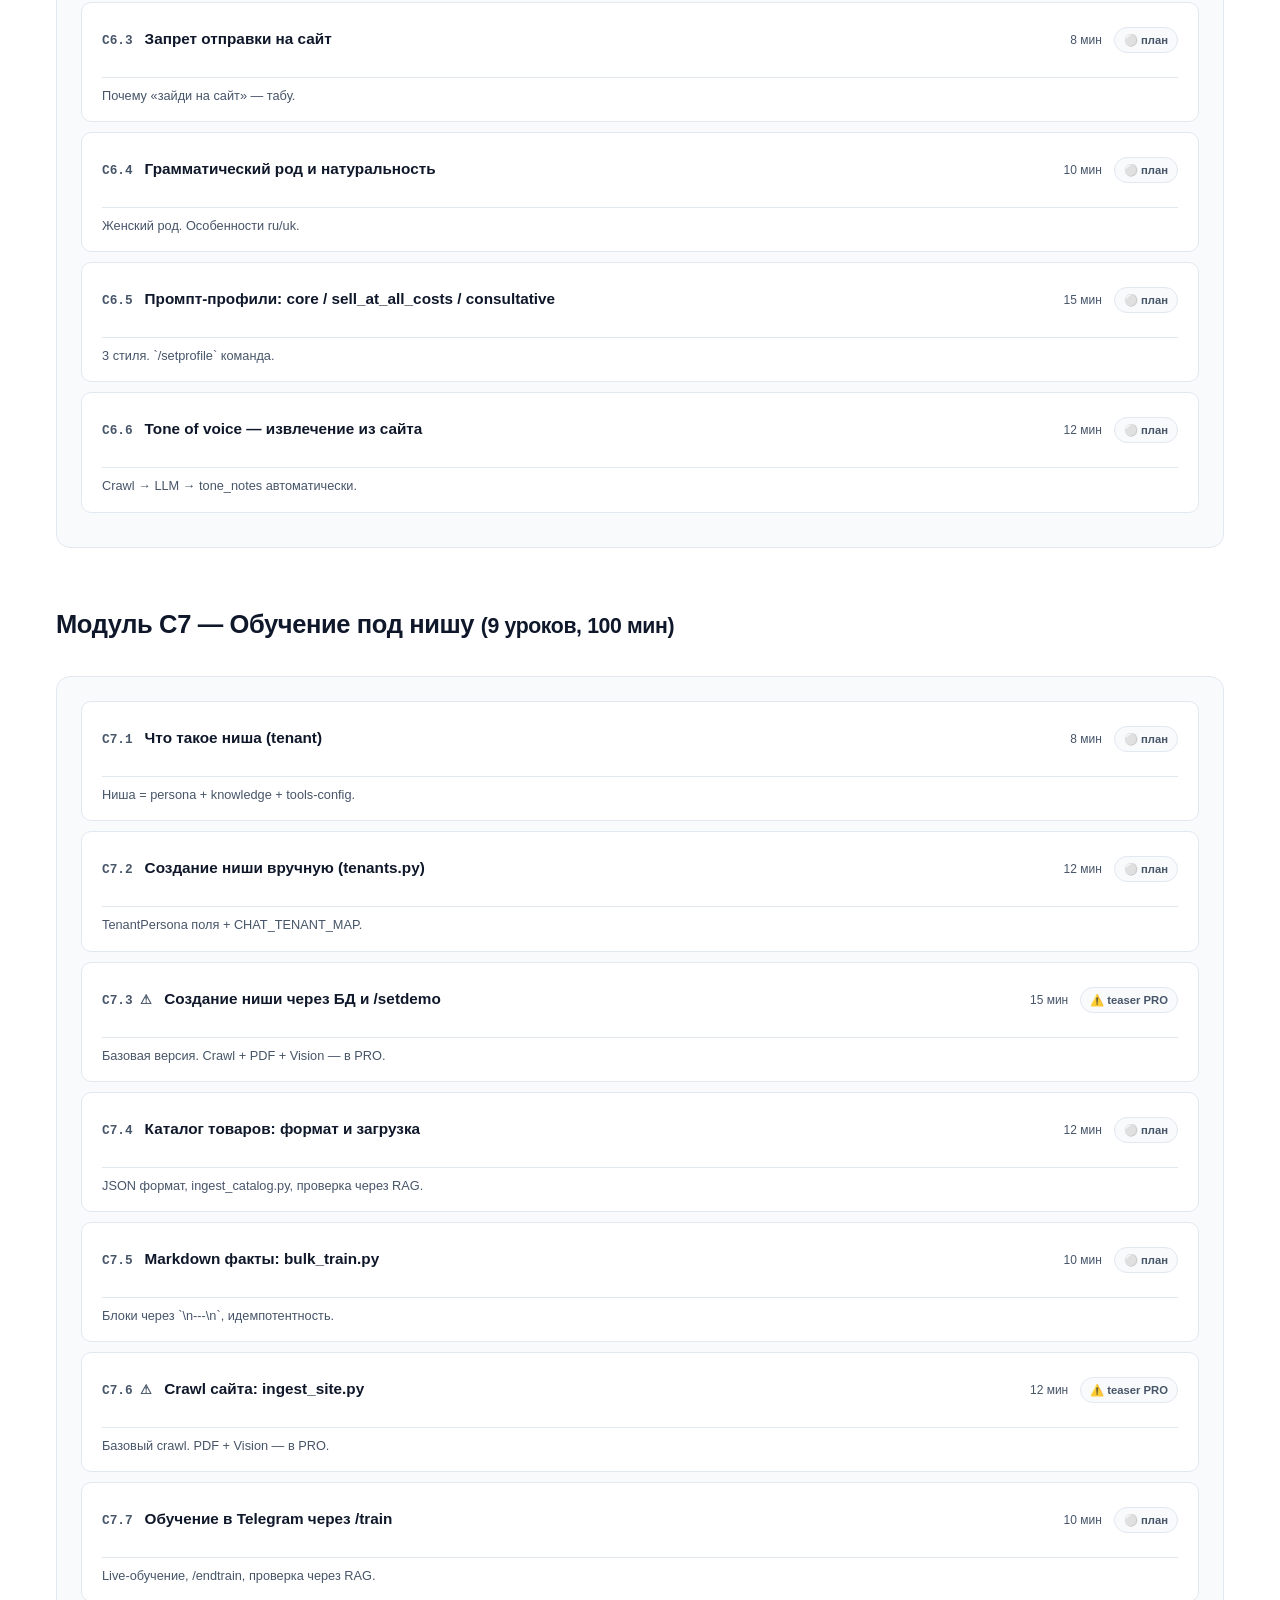
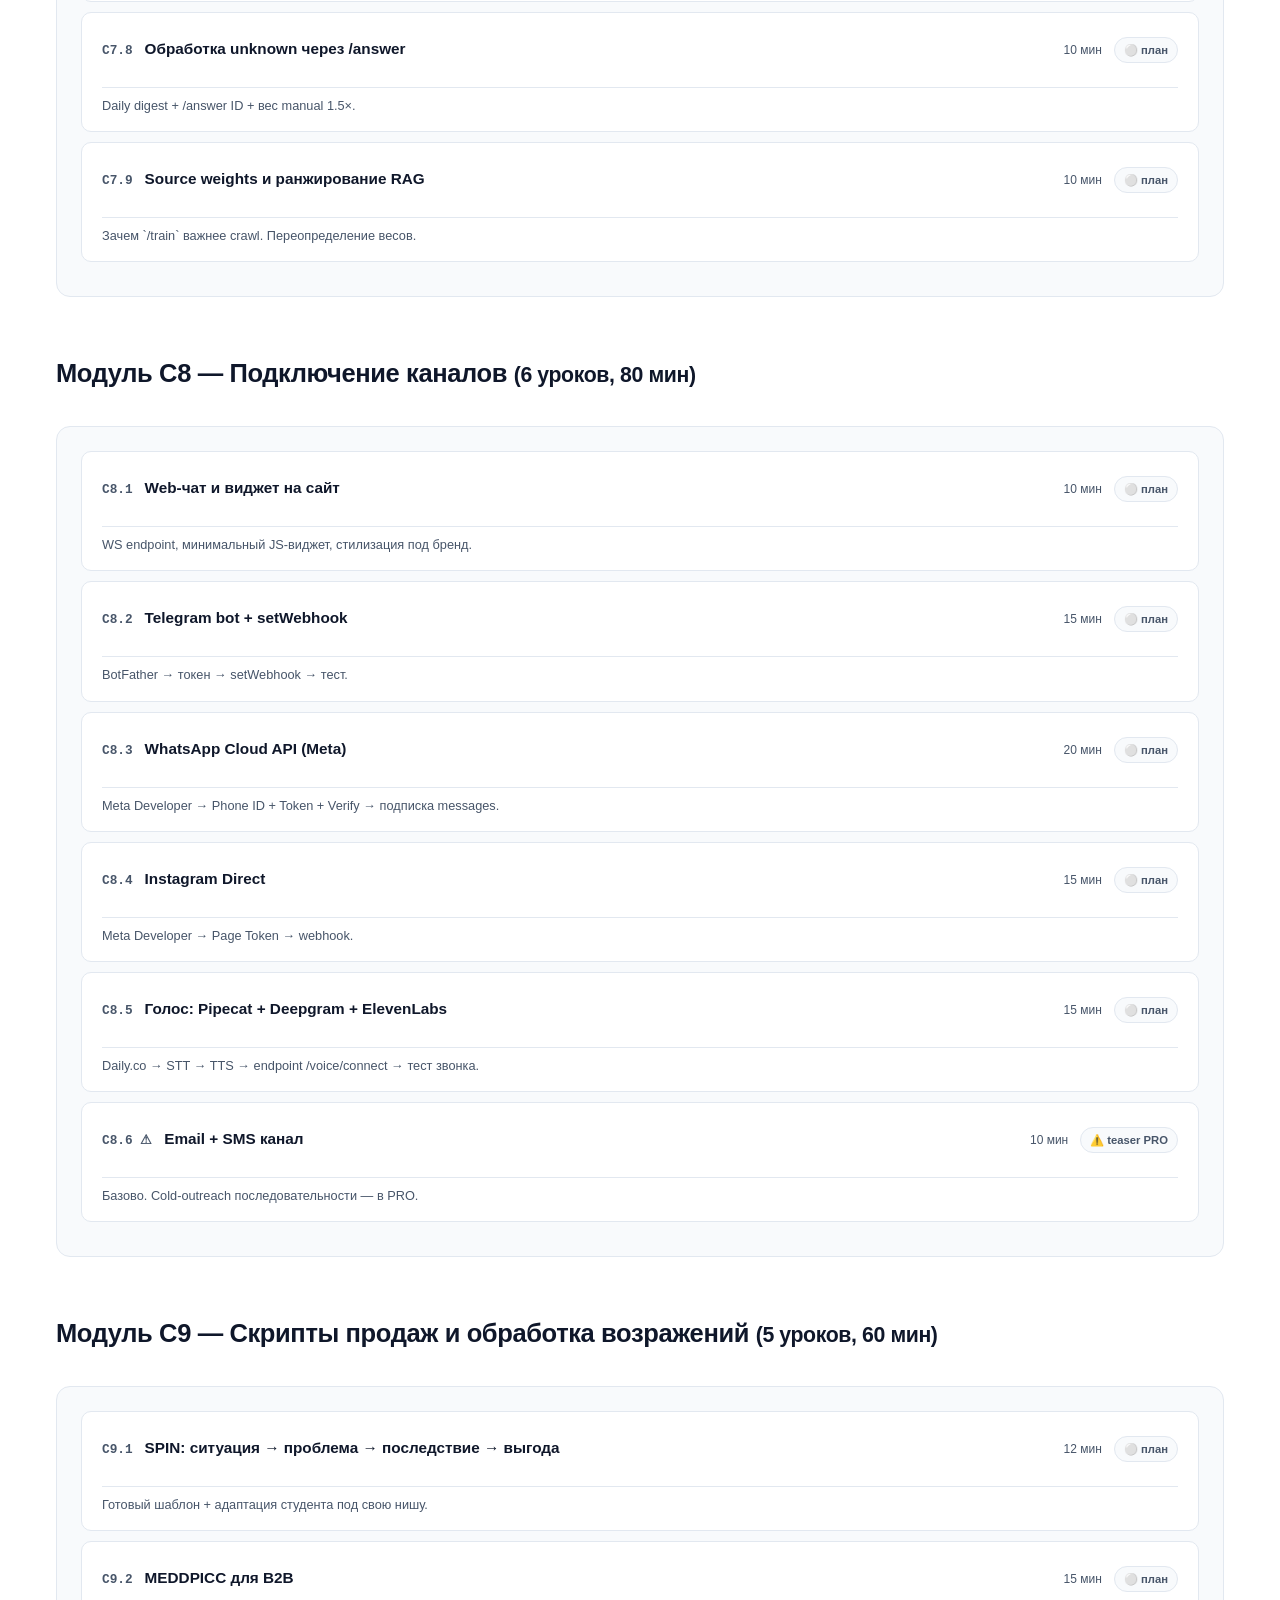
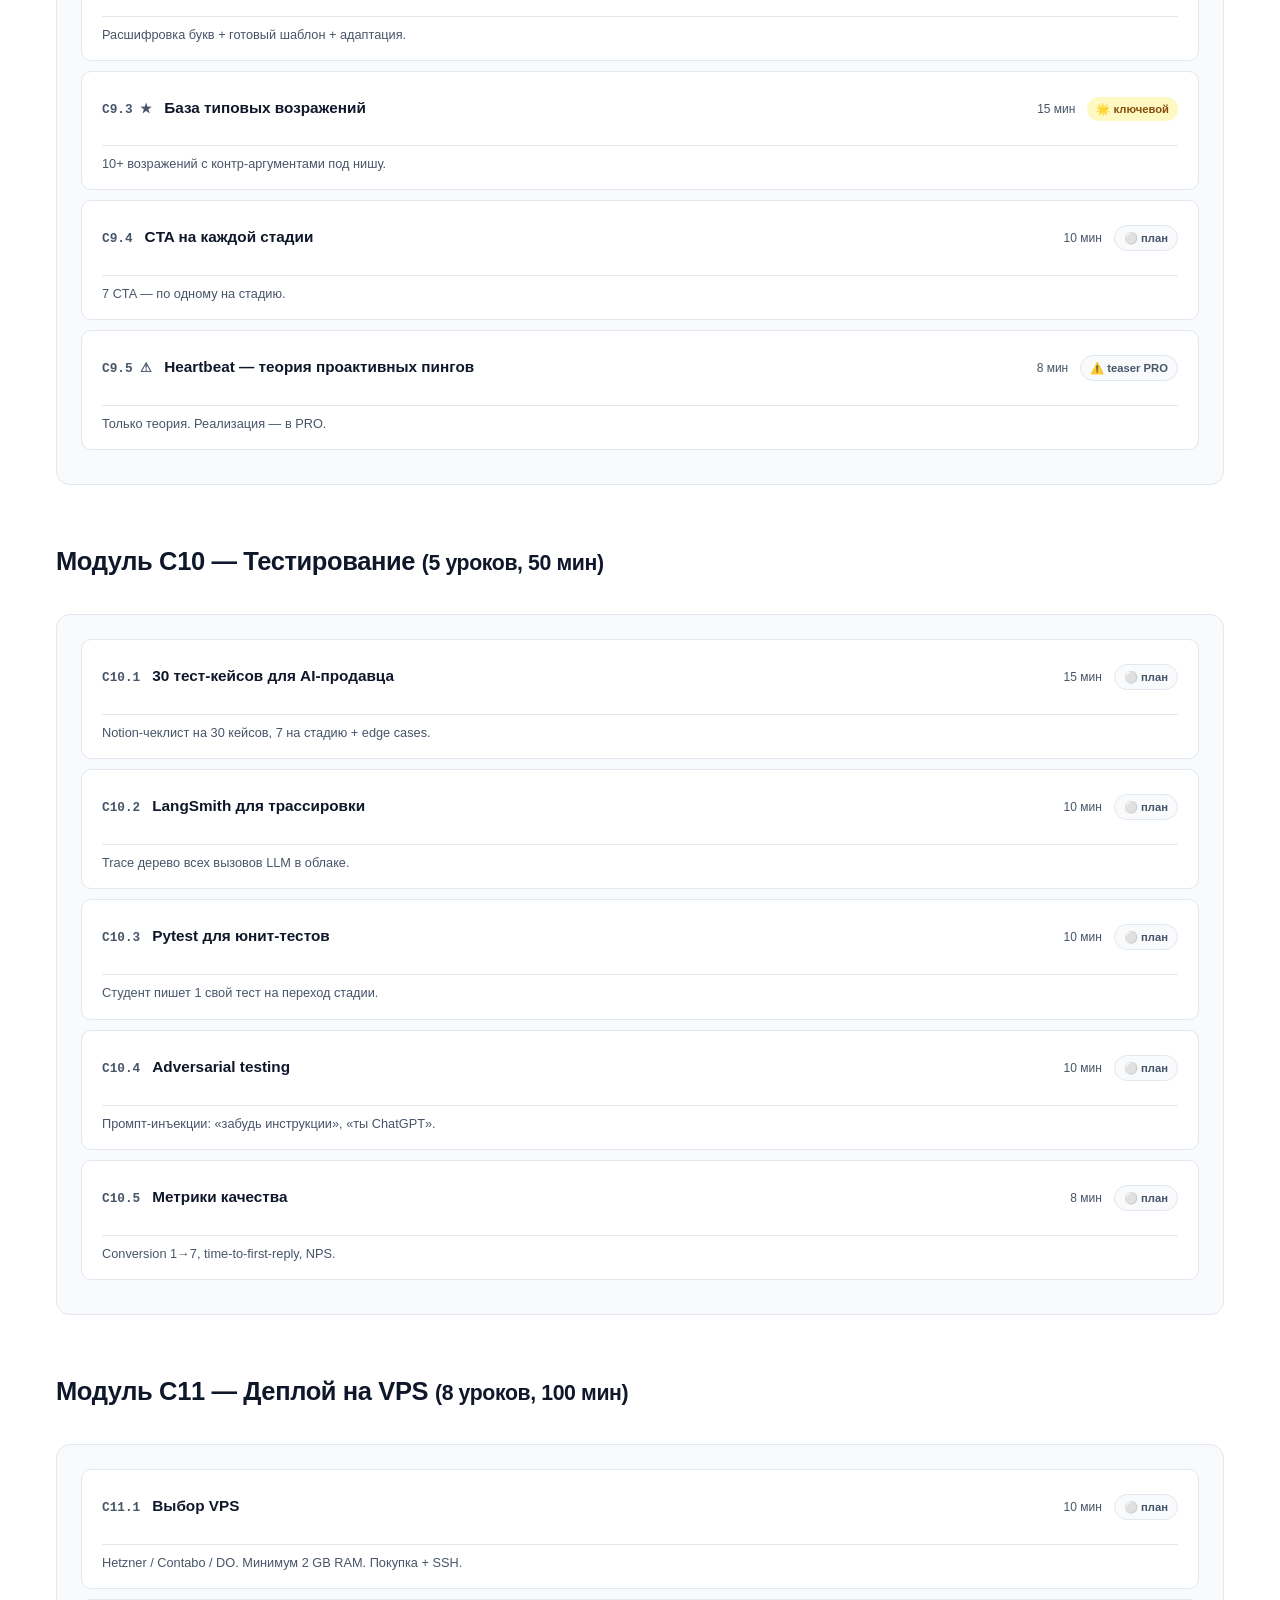
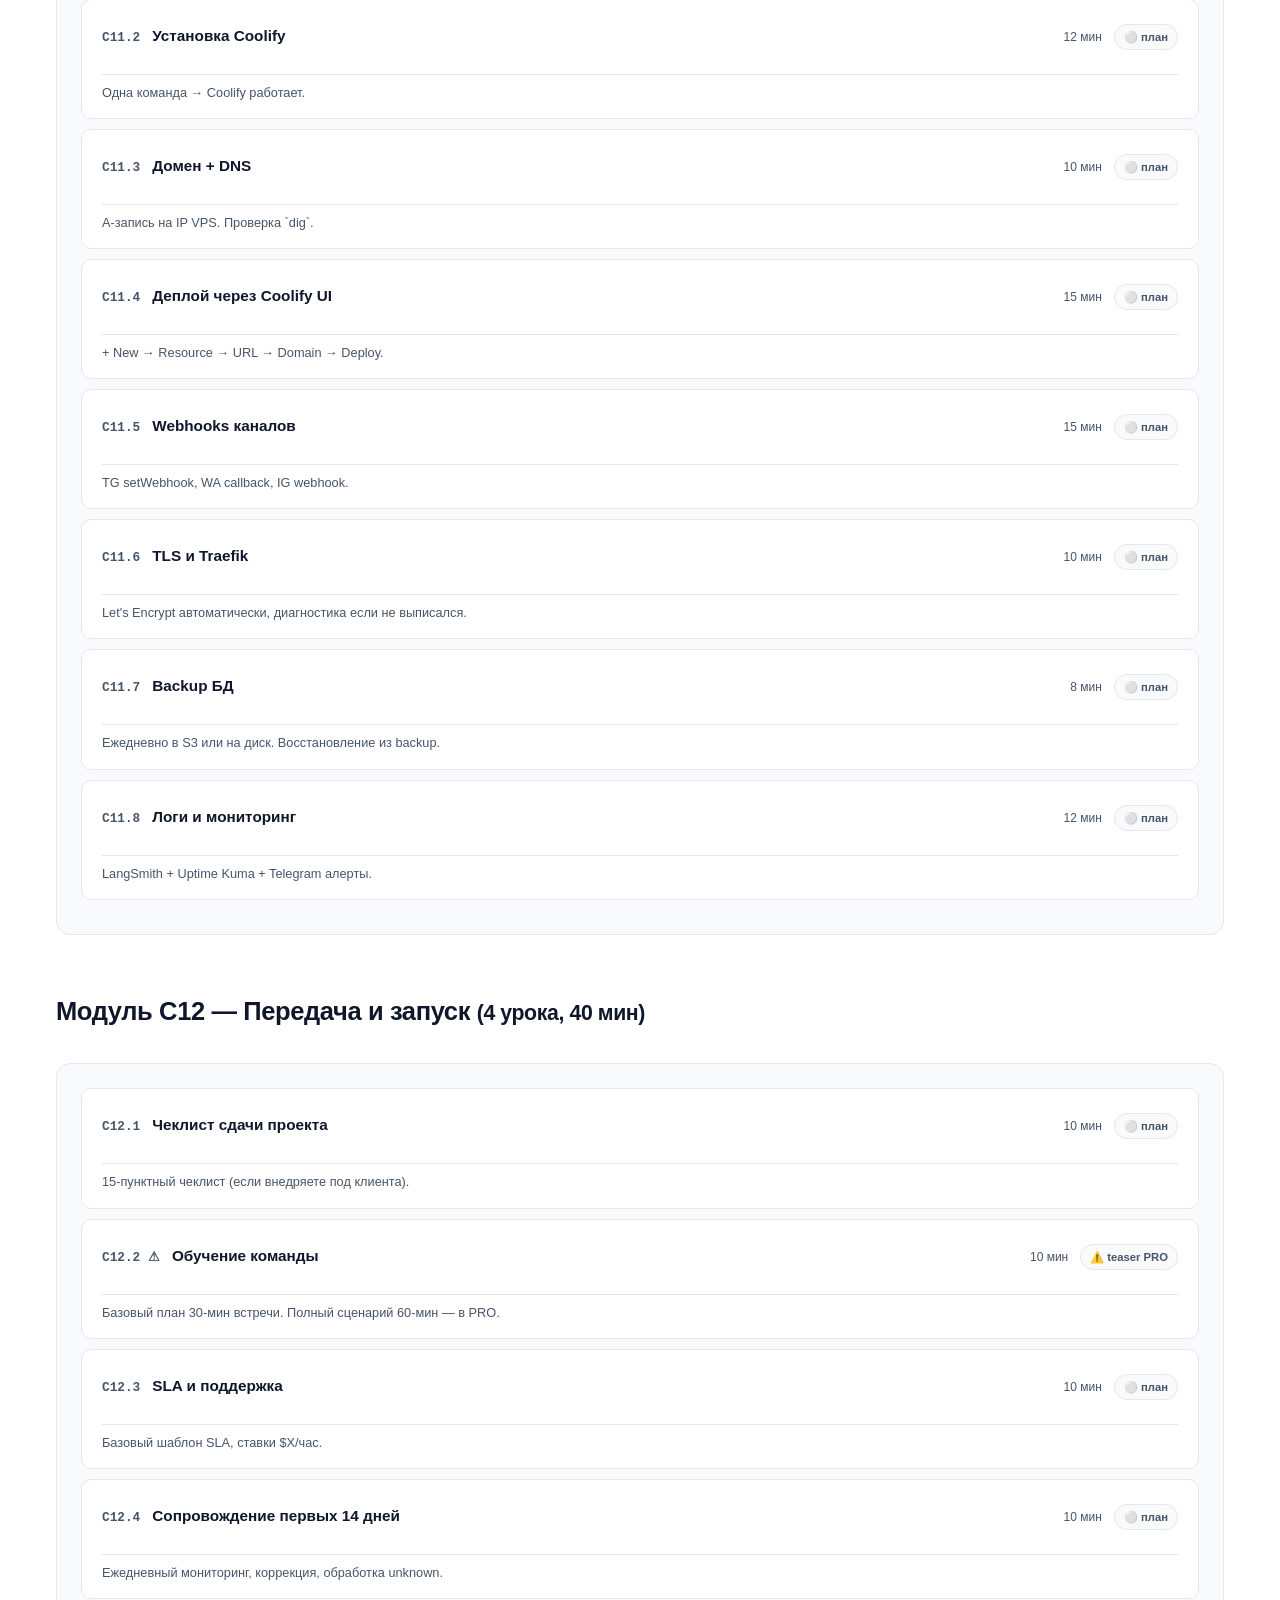
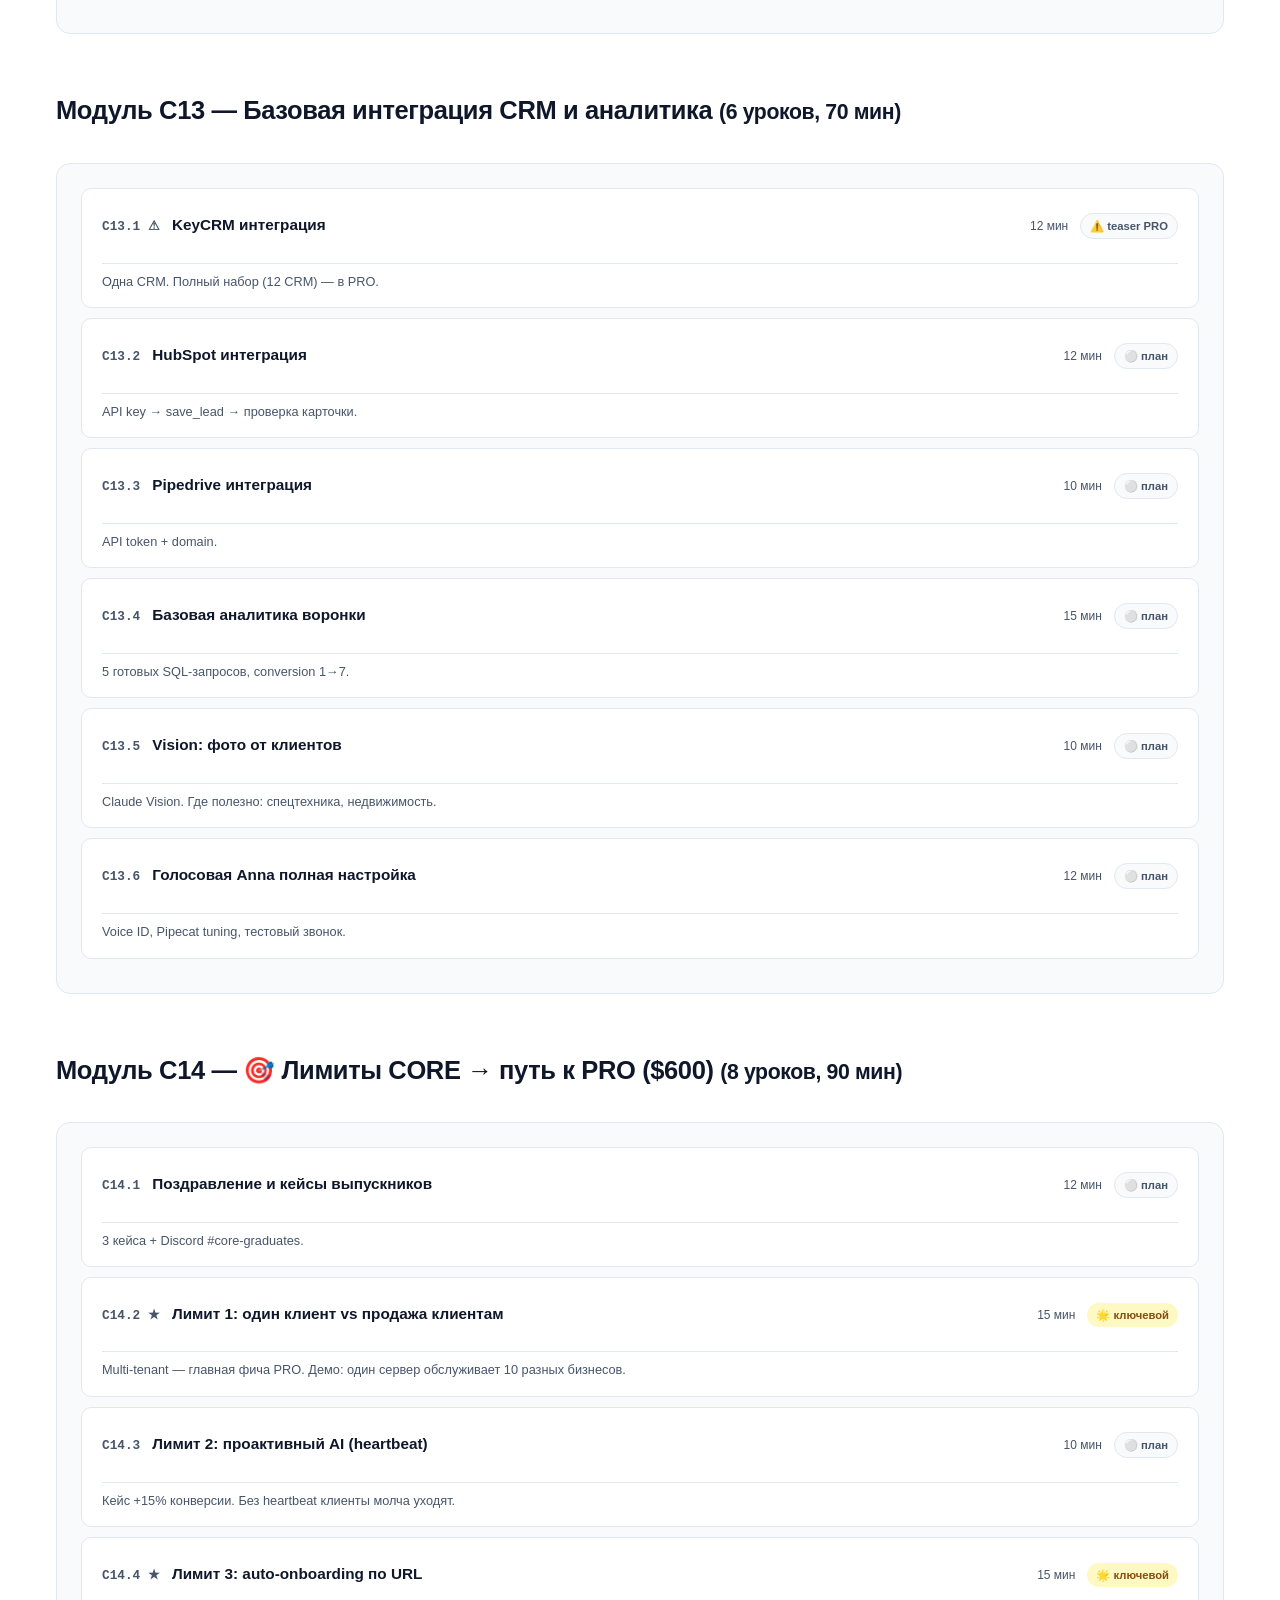
<file: tier-core.html>
<!DOCTYPE html>
<html lang="ru">
<head>
  <meta charset="UTF-8">
  <meta name="viewport" content="width=device-width, initial-scale=1.0">
  <title>Tier CORE ($300) — Roadmap разработки SL_CLAW</title>
  <link rel="stylesheet" href="styles.css">
</head>
<body>
  <div class="container">

    <header>
      <div class="logo"><a href="index.html">SL_<span class="accent">CLAW</span></a></div>
      <nav>
        <a href="index.html">Roadmap</a>
        <a href="tier-mini.html">MINI</a>
        <a href="tier-core.html" class="active">CORE</a>
        <a href="tier-pro.html">PRO</a>
        <a href="tier-impl.html">INDIV</a>
        <a href="lessons.html">📺 Витрина</a>
      </nav>
    </header>

    <main>

      <div class="tier-banner core">
        <div class="tier-banner-info">
          <div class="tier-price">$300 <small>(или +$275 от MINI)</small></div>
          <div class="tier-name">CORE · Готовые каналы и платежи. Экономия ~10 дней</div>
          <div class="tier-desc">
            Если зашёл с улицы: $300 за полный пакет (включая материалы MINI как бонус).
            Если уже на MINI: доплата $275.
            Получаешь готовые модули WhatsApp/Instagram/голос/Vision/платежи/Postgres-CRM —
            то, на что сам бы потратил 1-2 недели вечеров с Claude.
          </div>
        </div>
        <div class="tier-banner-stats">
          <div class="stat"><div class="stat-value">~10 дней</div><div class="stat-label">сэкономил</div></div>
          <div class="stat"><div class="stat-value">83</div><div class="stat-label">урока</div></div>
          <div class="stat"><div class="stat-value">~12 ч</div><div class="stat-label">хроно</div></div>
          <div class="stat"><div class="stat-value">7+</div><div class="stat-label">каналов</div></div>
        </div>
      </div>

      <div class="tier-jump-nav">
        <strong>Перейти к модулю</strong>
        <a href="#c1">C1 Категория</a>
        <a href="#c2">C2 Окружение</a>
        <a href="#c3">C3 Установка</a>
        <a href="#c4">C4 Архитектура</a>
        <a href="#c5">C5 LLM</a>
        <a href="#c6">C6 Промпт</a>
        <a href="#c7">C7 Ниша</a>
        <a href="#c8">C8 Каналы</a>
        <a href="#c9">C9 Скрипты</a>
        <a href="#c10">C10 Тесты</a>
        <a href="#c11">C11 Деплой</a>
        <a href="#c12">C12 Передача</a>
        <a href="#c13">C13 CRM</a>
        <a href="#c14">C14 → PRO</a>
      </div>

      <h1>📍 Тариф CORE ($300)</h1>
      <p class="lead">
        После MINI ты <strong>можешь</strong> сам прикрутить WhatsApp, голос и платежи — Claude поможет.
        Но только за WhatsApp Business API уйдёт 1-3 дня (верификация Meta + квоты), за платёжку 1-2 дня (договор Wayforpay), за голос ещё день.
        В сумме <strong>1-2 недели вечеров</strong>. CORE даёт всё это готовым — клонируешь, подставляешь свои API-ключи, через час работает.
      </p>

      <div class="callout">
        <strong>Кому подходит CORE</strong>
        <p>
          🎯 Бизнесу с реальным потоком заявок — теряешь лидов ночью и в выходные<br>
          🎯 Тому, кто прошёл MINI и понял, что хочет масштабировать на все каналы<br>
          🎯 Продюсеру/инфобизу — нужны платежи в чате и работа с голосом
        </p>
      </div>

      <h2>Что ты экономишь vs делать самостоятельно</h2>
      <ul>
        <li>⏱ <strong>WhatsApp Business API</strong>: ~3 дня → 1 час (верификация Meta + готовый код)</li>
        <li>⏱ <strong>Instagram DM + соцсети</strong>: ~2 дня → 1 час</li>
        <li>⏱ <strong>Голос + Vision</strong>: ~2 дня → 30 мин</li>
        <li>⏱ <strong>Платежи в чате</strong>: ~2 дня → 1 час</li>
        <li>⏱ <strong>Postgres CRM + воронка + аналитика</strong>: ~3 дня → 30 мин</li>
      </ul>
      <p><strong>Итого экономия: ~10-14 дней работы.</strong> Но это <em>не главное</em> — главное в пакете другое ↓</p>

      <h2>🎁 Что внутри пакета CORE ($300)</h2>

      <h3>💰 Системы продаж и заработка (главная ценность)</h3>
      <div class="grid-2">
        <div class="feature">
          <strong>📈 5 проверенных промпт-стратегий +1.5-2× к конверсии</strong>
          <span>Тестировали на 200+ ботов: «зеркало боли», «социальное доказательство», «дедлайн+бонус», «two-step close», «assumptive close»</span>
        </div>
        <div class="feature">
          <strong>🎯 Готовая система холодного контакта в DM</strong>
          <span>Скрипт первого касания + follow-up последовательность из 5 сообщений + работа с молчанием</span>
        </div>
        <div class="feature">
          <strong>📧 7 готовых email-цепочек</strong>
          <span>Welcome, abandoned cart, follow-up, win-back, upsell, referral, re-engagement — копируй и запускай</span>
        </div>
        <div class="feature">
          <strong>🎁 Готовая система лид-магнитов</strong>
          <span>5 шаблонов лендингов под лид-магниты + интеграция с ботом (квалификация в чате после скачивания)</span>
        </div>
        <div class="feature">
          <strong>💵 Реклама-пак: Meta Ads + Google Ads</strong>
          <span>10 проверенных креативов, шаблоны кампаний, формулы расчёта CPL, антивыжигание аудитории</span>
        </div>
        <div class="feature">
          <strong>📊 Аналитика воронки в реальном времени</strong>
          <span>Видишь где клиенты сливаются: «60% не доходят до квалификации» → видишь и чинишь промпт</span>
        </div>
        <div class="feature">
          <strong>📚 База 50+ возражений с разборами</strong>
          <span>«Дорого», «Нет времени», «Подумаю», «У конкурентов дешевле» — каждое с тремя стилями ответа</span>
        </div>
        <div class="feature">
          <strong>🧪 Готовые A/B тесты</strong>
          <span>10 параллельных версий промптов, авто-выбор победителя по конверсии</span>
        </div>
      </div>

      <h3>🛠 Технический пакет</h3>
      <div class="grid-2">
        <div class="feature">
          <strong>📦 Private repo sl-claw/starter</strong>
          <span>Все каналы (WA/IG/voice/Vision), платежи, расширенный CRM, защита от prompt injection</span>
        </div>
        <div class="feature">
          <strong>🎬 83 видео-урока (~12 часов)</strong>
          <span>Полный путь: каналы → промпт-инжиниринг → деплой → масштабирование</span>
        </div>
        <div class="feature">
          <strong>🛡 Защита от слива токенов</strong>
          <span>Rate-limit, фильтр prompt injection, лимит на пользователя — никто не «сожжёт» твой баланс</span>
        </div>
        <div class="feature">
          <strong>🔄 6 месяцев бесплатных апдейтов</strong>
          <span>Новые промпты, новые интеграции, новые методы продаж — приходят автоматом</span>
        </div>
        <div class="feature">
          <strong>📋 Готовые шаблоны под 8 типов бизнеса</strong>
          <span>Услуги / товары / инфобиз / B2B / клиники / салоны / стройка / e-commerce</span>
        </div>
        <div class="feature">
          <strong>📊 Дашборд Streamlit + SQL-запросы</strong>
          <span>Готовая аналитика без необходимости настраивать Metabase</span>
        </div>
      </div>

      <h3>👥 Сообщество, разборы, нетворкинг</h3>
      <div class="grid-2">
        <div class="feature">
          <strong>📺 2 групповых разбора в месяц (Zoom)</strong>
          <span>Приносишь свой кейс → разбираем что улучшить → получаешь конкретный план на 2 недели</span>
        </div>
        <div class="feature">
          <strong>💬 Закрытый чат #core-students</strong>
          <span>~100 учеников, многие зарабатывают $3-10k/мес. Прямые контакты, обмен лидами, партнёрки</span>
        </div>
        <div class="feature">
          <strong>📞 Прямой контакт с CTO курса</strong>
          <span>Если технический вопрос завис в Discord — пишешь напрямую. Ответ <24 часов</span>
        </div>
        <div class="feature">
          <strong>🎟 Купон UPGRADE-PRO −25%</strong>
          <span>Если решишь идти в агентство или нишевой продукт (действует 14 дней)</span>
        </div>
      </div>

      <h2>Что разрабатываем</h2>
      <ul>
        <li>12 модулей · уроки 10-80 × ~83 урока (~12 часов хронометража)</li>
        <li>Полные раскадровки уроков с тайм-кодами</li>
        <li>Шаблоны промптов AI-продавца на ru/uk/en</li>
        <li>База возражений и контр-аргументов (50+ типовых)</li>
        <li>Скрипты SPIN/MEDDPICC + кейсы успешных закрытий</li>
        <li>Подробная инструкция деплоя на VPS</li>
        <li>Чеклист тестирования: 30 тест-кейсов</li>
        <li>Создание <code>sl-claw/starter</code> private repo с modules/</li>
        <li>installer/install.sh + лицензия</li>
        <li>Лендинг /buy/core + Discord-канал #core-students</li>
        <li>Ежемесячные апдейты курса (6 месяцев включено)</li>
      </ul>

      <h2>Что открывается студенту при покупке</h2>
      <ul>
        <li>🔓 Всё из MINI</li>
        <li>🔓 Доступ к private-репо <code>sl-claw/starter</code> через GitHub Team</li>
        <li>🔓 Vimeo playlist 12 модулей · уроки 10-80 + раскадровки</li>
        <li>🔓 Папка с шаблонами промптов и скриптов</li>
        <li>🔓 Discord role <code>@core-student</code> + канал <code>#core-students</code></li>
        <li>🔓 Доплата $300 → PRO ($600 итого) · купон UPGRADE-PRO -25%</li>
      </ul>

      <h2 id="c1">Модуль C1 — Что такое AI-продавец и зачем он бизнесу <small>(4 урока, 60 мин)</small></h2>
      <div class="module-block">
        <article class="lesson"><header class="lesson-head"><span class="lesson-id">C1.1</span><span class="lesson-title">Категория продукта и юнит-экономика</span><span class="lesson-time">15 мин</span><span class="lesson-status planned">⚪ план</span></header>
          <div class="lesson-meta"><strong>Цель:</strong> понять категорию + финансовый смысл. <strong>Сценарий:</strong> $1500/мес vs $30/мес → 24×7 vs 8 ч/сут → ROI 5×, карта окупаемости. <strong>Студент:</strong> расчёт под свою нишу.</div>
        </article>
        <article class="lesson"><header class="lesson-head"><span class="lesson-id">C1.2</span><span class="lesson-title">AI-продавец vs ChatGPT vs менеджер</span><span class="lesson-time">12 мин</span><span class="lesson-status planned">⚪ план</span></header>
          <div class="lesson-meta"><strong>Цель:</strong> почему «GPT в виджете» не работает. <strong>Сценарий:</strong> таблица сравнения 6 параметров + кейс провала «GPT на сайте».</div>
        </article>
        <article class="lesson"><header class="lesson-head"><span class="lesson-id">C1.3</span><span class="lesson-title">Что мы построим за курс</span><span class="lesson-time">15 мин</span><span class="lesson-status planned">⚪ план</span></header>
          <div class="lesson-meta"><strong>Цель:</strong> wow-демо финального продукта. <strong>Сценарий:</strong> скринкаст: web → TG → WA → IG → voice → оплата → CRM. Карта 12 модулей · уроки 10-80.</div>
        </article>
        <article class="lesson"><header class="lesson-head"><span class="lesson-id">C1.4</span><span class="lesson-title">Как использовать курс эффективно</span><span class="lesson-time">8 мин</span><span class="lesson-status planned">⚪ план</span></header>
          <div class="lesson-meta"><strong>Цель:</strong> установить ритуал «1 модуль/день = бот в проде через 2 недели». <strong>Сценарий:</strong> Discord, чеклист готовности.</div>
        </article>
      </div>

      <h2 id="c2">Модуль C2 — Подготовка окружения <small>(6 уроков, 70 мин)</small></h2>
      <div class="module-block">
        <article class="lesson"><header class="lesson-head"><span class="lesson-id">C2.1</span><span class="lesson-title">Системные требования и pyenv</span><span class="lesson-time">10 мин</span><span class="lesson-status planned">⚪ план</span></header><div class="lesson-meta">Чистая установка Python 3.12 через pyenv без конфликтов с системным Python.</div></article>
        <article class="lesson"><header class="lesson-head"><span class="lesson-id">C2.2</span><span class="lesson-title">Docker Desktop</span><span class="lesson-time">8 мин</span><span class="lesson-status planned">⚪ план</span></header><div class="lesson-meta">Docker запущен, контейнер на пальцах, проверка `docker compose version`.</div></article>
        <article class="lesson"><header class="lesson-head"><span class="lesson-id">C2.3</span><span class="lesson-title">VS Code + расширения</span><span class="lesson-time">10 мин</span><span class="lesson-status planned">⚪ план</span></header><div class="lesson-meta">VS Code + Python + Docker + GitLens. Команда `code .` в PATH.</div></article>
        <article class="lesson"><header class="lesson-head"><span class="lesson-id">C2.4</span><span class="lesson-title">Git и GitHub</span><span class="lesson-time">15 мин</span><span class="lesson-status planned">⚪ план</span></header><div class="lesson-meta">SSH-ключ → clone, status, add, commit, push, fork.</div></article>
        <article class="lesson"><header class="lesson-head"><span class="lesson-id">C2.5</span><span class="lesson-title">Регистрация API-ключей (lux-token + альтернатива)</span><span class="lesson-time">15 мин</span><span class="lesson-status planned">⚪ план</span></header><div class="lesson-meta">lux-token (главный путь) + раздельные провайдеры (для понимания внутренностей).</div></article>
        <article class="lesson"><header class="lesson-head"><span class="lesson-id">C2.6</span><span class="lesson-title">Структура проекта SL-CLAW</span><span class="lesson-time">12 мин</span><span class="lesson-status planned">⚪ план</span></header><div class="lesson-meta">Walk through всех папок и ключевых файлов.</div></article>
      </div>

      <h2 id="c3">Модуль C3 — Установка starter и первый запуск <small>(5 уроков, 60 мин)</small></h2>
      <div class="module-block">
        <article class="lesson"><header class="lesson-head"><span class="lesson-id">C3.1</span><span class="lesson-title">Клонирование starter поверх core</span><span class="lesson-time">10 мин</span><span class="lesson-status planned">⚪ план</span></header><div class="lesson-meta">Студент впервые видит модульную архитектуру. Структура `modules/` — channels, payments, crm, prompts_v2.</div></article>
        <article class="lesson"><header class="lesson-head"><span class="lesson-id">C3.2</span><span class="lesson-title">installer/install.sh — что он делает</span><span class="lesson-time">12 мин</span><span class="lesson-status planned">⚪ план</span></header><div class="lesson-meta">Построчный разбор установщика, как откатить.</div></article>
        <article class="lesson"><header class="lesson-head"><span class="lesson-id">C3.3</span><span class="lesson-title">.env-конфигурация полная</span><span class="lesson-time">15 мин</span><span class="lesson-status planned">⚪ план</span></header><div class="lesson-meta">Все 40+ переменных + флаги MODULES_ENABLED.</div></article>
        <article class="lesson"><header class="lesson-head"><span class="lesson-id">C3.4 ★</span><span class="lesson-title">Первый запуск с полным набором каналов</span><span class="lesson-time">15 мин</span><span class="lesson-status featured">🌟 ключевой</span></header><div class="lesson-meta">5 каналов одновременно: web + TG + WA + IG + voice. Wow-момент CORE.</div></article>
        <article class="lesson"><header class="lesson-head"><span class="lesson-id">C3.5</span><span class="lesson-title">Тест-чеклист после запуска</span><span class="lesson-time">8 мин</span><span class="lesson-status planned">⚪ план</span></header><div class="lesson-meta">5 проверок что всё работает корректно.</div></article>
      </div>

      <h2 id="c4">Модуль C4 — Разбор архитектуры <small>(7 уроков, 90 мин)</small></h2>
      <div class="module-block">
        <article class="lesson"><header class="lesson-head"><span class="lesson-id">C4.1 ★</span><span class="lesson-title">LangGraph на пальцах</span><span class="lesson-time">15 мин</span><span class="lesson-status featured">🌟 ключевой</span></header><div class="lesson-meta">«AI = один промпт» vs «AI = граф узлов». Параллельный fan-out.</div></article>
        <article class="lesson"><header class="lesson-head"><span class="lesson-id">C4.2</span><span class="lesson-title">7 стадий воронки и SalesGPT-методология</span><span class="lesson-time">12 мин</span><span class="lesson-status planned">⚪ план</span></header><div class="lesson-meta">stages.py разбор + диаграмма переходов.</div></article>
        <article class="lesson"><header class="lesson-head"><span class="lesson-id">C4.3</span><span class="lesson-title">Stage analyzer и fast-path</span><span class="lesson-time">10 мин</span><span class="lesson-status planned">⚪ план</span></header><div class="lesson-meta">Как Haiku-вызов экономит секунду на каждом ответе.</div></article>
        <article class="lesson"><header class="lesson-head"><span class="lesson-id">C4.4</span><span class="lesson-title">Tools в LangChain (ReAct pattern)</span><span class="lesson-time">15 мин</span><span class="lesson-status planned">⚪ план</span></header><div class="lesson-meta">Tool calling, как агент решает что вызвать.</div></article>
        <article class="lesson"><header class="lesson-head"><span class="lesson-id">C4.5 ★</span><span class="lesson-title">RAG: multi-query + LLM re-rank</span><span class="lesson-time">18 мин</span><span class="lesson-status featured">🌟 ключевой</span></header><div class="lesson-meta">+30% точности vs простой vector search. Source weights.</div></article>
        <article class="lesson"><header class="lesson-head"><span class="lesson-id">C4.6</span><span class="lesson-title">mem0: долговременная память</span><span class="lesson-time">10 мин</span><span class="lesson-status planned">⚪ план</span></header><div class="lesson-meta">Cross-channel память на демо.</div></article>
        <article class="lesson"><header class="lesson-head"><span class="lesson-id">C4.7 ⚠</span><span class="lesson-title">Multi-tenant — preview к PRO</span><span class="lesson-time">10 мин</span><span class="lesson-status planned">⚠️ teaser PRO</span></header><div class="lesson-meta">Концепция, базовая версия. Полная — в PRO.</div></article>
      </div>

      <h2 id="c5">Модуль C5 — Подключение AI-моделей и lux-token <small>(4 урока, 40 мин)</small></h2>
      <div class="module-block">
        <article class="lesson"><header class="lesson-head"><span class="lesson-id">C5.1</span><span class="lesson-title">Claude vs GPT vs Gemini для продаж</span><span class="lesson-time">12 мин</span><span class="lesson-status planned">⚪ план</span></header><div class="lesson-meta">Какая модель когда. Демо одного промпта на 3 моделях.</div></article>
        <article class="lesson"><header class="lesson-head"><span class="lesson-id">C5.2</span><span class="lesson-title">Auto-fallback и стабильность</span><span class="lesson-time">10 мин</span><span class="lesson-status planned">⚪ план</span></header><div class="lesson-meta">Claude → GPT при rate-limit. Симуляция отключения.</div></article>
        <article class="lesson"><header class="lesson-head"><span class="lesson-id">C5.3</span><span class="lesson-title">Per-chat LLM override</span><span class="lesson-time">8 мин</span><span class="lesson-status planned">⚪ план</span></header><div class="lesson-meta">Команда `/setllm` — Sonnet для VIP, mini для остальных.</div></article>
        <article class="lesson"><header class="lesson-head"><span class="lesson-id">C5.4</span><span class="lesson-title">Цена и оптимизация</span><span class="lesson-time">10 мин</span><span class="lesson-status planned">⚪ план</span></header><div class="lesson-meta">Trivial-msg fast-path, кэш embeddings, экономия 30%.</div></article>
      </div>

      <h2 id="c6">Модуль C6 — Настройка промпта продавца <small>(6 уроков, 80 мин)</small></h2>
      <div class="module-block">
        <article class="lesson"><header class="lesson-head"><span class="lesson-id">C6.1 ★</span><span class="lesson-title">Анатомия системного промпта</span><span class="lesson-time">15 мин</span><span class="lesson-status featured">🌟 ключевой</span></header><div class="lesson-meta">Построчный разбор prompts.py.</div></article>
        <article class="lesson"><header class="lesson-head"><span class="lesson-id">C6.2 ★</span><span class="lesson-title">Запреты фраз-сливов</span><span class="lesson-time">12 мин</span><span class="lesson-status featured">🌟 ключевой</span></header><div class="lesson-meta">Главный принцип: AI закрывает САМ. Демо: ломаем бота — он не пасует.</div></article>
        <article class="lesson"><header class="lesson-head"><span class="lesson-id">C6.3</span><span class="lesson-title">Запрет отправки на сайт</span><span class="lesson-time">8 мин</span><span class="lesson-status planned">⚪ план</span></header><div class="lesson-meta">Почему «зайди на сайт» — табу.</div></article>
        <article class="lesson"><header class="lesson-head"><span class="lesson-id">C6.4</span><span class="lesson-title">Грамматический род и натуральность</span><span class="lesson-time">10 мин</span><span class="lesson-status planned">⚪ план</span></header><div class="lesson-meta">Женский род. Особенности ru/uk.</div></article>
        <article class="lesson"><header class="lesson-head"><span class="lesson-id">C6.5</span><span class="lesson-title">Промпт-профили: core / sell_at_all_costs / consultative</span><span class="lesson-time">15 мин</span><span class="lesson-status planned">⚪ план</span></header><div class="lesson-meta">3 стиля. `/setprofile` команда.</div></article>
        <article class="lesson"><header class="lesson-head"><span class="lesson-id">C6.6</span><span class="lesson-title">Tone of voice — извлечение из сайта</span><span class="lesson-time">12 мин</span><span class="lesson-status planned">⚪ план</span></header><div class="lesson-meta">Crawl → LLM → tone_notes автоматически.</div></article>
      </div>

      <h2 id="c7">Модуль C7 — Обучение под нишу <small>(9 уроков, 100 мин)</small></h2>
      <div class="module-block">
        <article class="lesson"><header class="lesson-head"><span class="lesson-id">C7.1</span><span class="lesson-title">Что такое ниша (tenant)</span><span class="lesson-time">8 мин</span><span class="lesson-status planned">⚪ план</span></header><div class="lesson-meta">Ниша = persona + knowledge + tools-config.</div></article>
        <article class="lesson"><header class="lesson-head"><span class="lesson-id">C7.2</span><span class="lesson-title">Создание ниши вручную (tenants.py)</span><span class="lesson-time">12 мин</span><span class="lesson-status planned">⚪ план</span></header><div class="lesson-meta">TenantPersona поля + CHAT_TENANT_MAP.</div></article>
        <article class="lesson"><header class="lesson-head"><span class="lesson-id">C7.3 ⚠</span><span class="lesson-title">Создание ниши через БД и /setdemo</span><span class="lesson-time">15 мин</span><span class="lesson-status planned">⚠️ teaser PRO</span></header><div class="lesson-meta">Базовая версия. Crawl + PDF + Vision — в PRO.</div></article>
        <article class="lesson"><header class="lesson-head"><span class="lesson-id">C7.4</span><span class="lesson-title">Каталог товаров: формат и загрузка</span><span class="lesson-time">12 мин</span><span class="lesson-status planned">⚪ план</span></header><div class="lesson-meta">JSON формат, ingest_catalog.py, проверка через RAG.</div></article>
        <article class="lesson"><header class="lesson-head"><span class="lesson-id">C7.5</span><span class="lesson-title">Markdown факты: bulk_train.py</span><span class="lesson-time">10 мин</span><span class="lesson-status planned">⚪ план</span></header><div class="lesson-meta">Блоки через `\n---\n`, идемпотентность.</div></article>
        <article class="lesson"><header class="lesson-head"><span class="lesson-id">C7.6 ⚠</span><span class="lesson-title">Crawl сайта: ingest_site.py</span><span class="lesson-time">12 мин</span><span class="lesson-status planned">⚠️ teaser PRO</span></header><div class="lesson-meta">Базовый crawl. PDF + Vision — в PRO.</div></article>
        <article class="lesson"><header class="lesson-head"><span class="lesson-id">C7.7</span><span class="lesson-title">Обучение в Telegram через /train</span><span class="lesson-time">10 мин</span><span class="lesson-status planned">⚪ план</span></header><div class="lesson-meta">Live-обучение, /endtrain, проверка через RAG.</div></article>
        <article class="lesson"><header class="lesson-head"><span class="lesson-id">C7.8</span><span class="lesson-title">Обработка unknown через /answer</span><span class="lesson-time">10 мин</span><span class="lesson-status planned">⚪ план</span></header><div class="lesson-meta">Daily digest + /answer ID + вес manual 1.5×.</div></article>
        <article class="lesson"><header class="lesson-head"><span class="lesson-id">C7.9</span><span class="lesson-title">Source weights и ранжирование RAG</span><span class="lesson-time">10 мин</span><span class="lesson-status planned">⚪ план</span></header><div class="lesson-meta">Зачем `/train` важнее crawl. Переопределение весов.</div></article>
      </div>

      <h2 id="c8">Модуль C8 — Подключение каналов <small>(6 уроков, 80 мин)</small></h2>
      <div class="module-block">
        <article class="lesson"><header class="lesson-head"><span class="lesson-id">C8.1</span><span class="lesson-title">Web-чат и виджет на сайт</span><span class="lesson-time">10 мин</span><span class="lesson-status planned">⚪ план</span></header><div class="lesson-meta">WS endpoint, минимальный JS-виджет, стилизация под бренд.</div></article>
        <article class="lesson"><header class="lesson-head"><span class="lesson-id">C8.2</span><span class="lesson-title">Telegram bot + setWebhook</span><span class="lesson-time">15 мин</span><span class="lesson-status planned">⚪ план</span></header><div class="lesson-meta">BotFather → токен → setWebhook → тест.</div></article>
        <article class="lesson"><header class="lesson-head"><span class="lesson-id">C8.3</span><span class="lesson-title">WhatsApp Cloud API (Meta)</span><span class="lesson-time">20 мин</span><span class="lesson-status planned">⚪ план</span></header><div class="lesson-meta">Meta Developer → Phone ID + Token + Verify → подписка messages.</div></article>
        <article class="lesson"><header class="lesson-head"><span class="lesson-id">C8.4</span><span class="lesson-title">Instagram Direct</span><span class="lesson-time">15 мин</span><span class="lesson-status planned">⚪ план</span></header><div class="lesson-meta">Meta Developer → Page Token → webhook.</div></article>
        <article class="lesson"><header class="lesson-head"><span class="lesson-id">C8.5</span><span class="lesson-title">Голос: Pipecat + Deepgram + ElevenLabs</span><span class="lesson-time">15 мин</span><span class="lesson-status planned">⚪ план</span></header><div class="lesson-meta">Daily.co → STT → TTS → endpoint /voice/connect → тест звонка.</div></article>
        <article class="lesson"><header class="lesson-head"><span class="lesson-id">C8.6 ⚠</span><span class="lesson-title">Email + SMS канал</span><span class="lesson-time">10 мин</span><span class="lesson-status planned">⚠️ teaser PRO</span></header><div class="lesson-meta">Базово. Cold-outreach последовательности — в PRO.</div></article>
      </div>

      <h2 id="c9">Модуль C9 — Скрипты продаж и обработка возражений <small>(5 уроков, 60 мин)</small></h2>
      <div class="module-block">
        <article class="lesson"><header class="lesson-head"><span class="lesson-id">C9.1</span><span class="lesson-title">SPIN: ситуация → проблема → последствие → выгода</span><span class="lesson-time">12 мин</span><span class="lesson-status planned">⚪ план</span></header><div class="lesson-meta">Готовый шаблон + адаптация студента под свою нишу.</div></article>
        <article class="lesson"><header class="lesson-head"><span class="lesson-id">C9.2</span><span class="lesson-title">MEDDPICC для B2B</span><span class="lesson-time">15 мин</span><span class="lesson-status planned">⚪ план</span></header><div class="lesson-meta">Расшифровка букв + готовый шаблон + адаптация.</div></article>
        <article class="lesson"><header class="lesson-head"><span class="lesson-id">C9.3 ★</span><span class="lesson-title">База типовых возражений</span><span class="lesson-time">15 мин</span><span class="lesson-status featured">🌟 ключевой</span></header><div class="lesson-meta">10+ возражений с контр-аргументами под нишу.</div></article>
        <article class="lesson"><header class="lesson-head"><span class="lesson-id">C9.4</span><span class="lesson-title">CTA на каждой стадии</span><span class="lesson-time">10 мин</span><span class="lesson-status planned">⚪ план</span></header><div class="lesson-meta">7 CTA — по одному на стадию.</div></article>
        <article class="lesson"><header class="lesson-head"><span class="lesson-id">C9.5 ⚠</span><span class="lesson-title">Heartbeat — теория проактивных пингов</span><span class="lesson-time">8 мин</span><span class="lesson-status planned">⚠️ teaser PRO</span></header><div class="lesson-meta">Только теория. Реализация — в PRO.</div></article>
      </div>

      <h2 id="c10">Модуль C10 — Тестирование <small>(5 уроков, 50 мин)</small></h2>
      <div class="module-block">
        <article class="lesson"><header class="lesson-head"><span class="lesson-id">C10.1</span><span class="lesson-title">30 тест-кейсов для AI-продавца</span><span class="lesson-time">15 мин</span><span class="lesson-status planned">⚪ план</span></header><div class="lesson-meta">Notion-чеклист на 30 кейсов, 7 на стадию + edge cases.</div></article>
        <article class="lesson"><header class="lesson-head"><span class="lesson-id">C10.2</span><span class="lesson-title">LangSmith для трассировки</span><span class="lesson-time">10 мин</span><span class="lesson-status planned">⚪ план</span></header><div class="lesson-meta">Trace дерево всех вызовов LLM в облаке.</div></article>
        <article class="lesson"><header class="lesson-head"><span class="lesson-id">C10.3</span><span class="lesson-title">Pytest для юнит-тестов</span><span class="lesson-time">10 мин</span><span class="lesson-status planned">⚪ план</span></header><div class="lesson-meta">Студент пишет 1 свой тест на переход стадии.</div></article>
        <article class="lesson"><header class="lesson-head"><span class="lesson-id">C10.4</span><span class="lesson-title">Adversarial testing</span><span class="lesson-time">10 мин</span><span class="lesson-status planned">⚪ план</span></header><div class="lesson-meta">Промпт-инъекции: «забудь инструкции», «ты ChatGPT».</div></article>
        <article class="lesson"><header class="lesson-head"><span class="lesson-id">C10.5</span><span class="lesson-title">Метрики качества</span><span class="lesson-time">8 мин</span><span class="lesson-status planned">⚪ план</span></header><div class="lesson-meta">Conversion 1→7, time-to-first-reply, NPS.</div></article>
      </div>

      <h2 id="c11">Модуль C11 — Деплой на VPS <small>(8 уроков, 100 мин)</small></h2>
      <div class="module-block">
        <article class="lesson"><header class="lesson-head"><span class="lesson-id">C11.1</span><span class="lesson-title">Выбор VPS</span><span class="lesson-time">10 мин</span><span class="lesson-status planned">⚪ план</span></header><div class="lesson-meta">Hetzner / Contabo / DO. Минимум 2 GB RAM. Покупка + SSH.</div></article>
        <article class="lesson"><header class="lesson-head"><span class="lesson-id">C11.2</span><span class="lesson-title">Установка Coolify</span><span class="lesson-time">12 мин</span><span class="lesson-status planned">⚪ план</span></header><div class="lesson-meta">Одна команда → Coolify работает.</div></article>
        <article class="lesson"><header class="lesson-head"><span class="lesson-id">C11.3</span><span class="lesson-title">Домен + DNS</span><span class="lesson-time">10 мин</span><span class="lesson-status planned">⚪ план</span></header><div class="lesson-meta">A-запись на IP VPS. Проверка `dig`.</div></article>
        <article class="lesson"><header class="lesson-head"><span class="lesson-id">C11.4</span><span class="lesson-title">Деплой через Coolify UI</span><span class="lesson-time">15 мин</span><span class="lesson-status planned">⚪ план</span></header><div class="lesson-meta">+ New → Resource → URL → Domain → Deploy.</div></article>
        <article class="lesson"><header class="lesson-head"><span class="lesson-id">C11.5</span><span class="lesson-title">Webhooks каналов</span><span class="lesson-time">15 мин</span><span class="lesson-status planned">⚪ план</span></header><div class="lesson-meta">TG setWebhook, WA callback, IG webhook.</div></article>
        <article class="lesson"><header class="lesson-head"><span class="lesson-id">C11.6</span><span class="lesson-title">TLS и Traefik</span><span class="lesson-time">10 мин</span><span class="lesson-status planned">⚪ план</span></header><div class="lesson-meta">Let's Encrypt автоматически, диагностика если не выписался.</div></article>
        <article class="lesson"><header class="lesson-head"><span class="lesson-id">C11.7</span><span class="lesson-title">Backup БД</span><span class="lesson-time">8 мин</span><span class="lesson-status planned">⚪ план</span></header><div class="lesson-meta">Ежедневно в S3 или на диск. Восстановление из backup.</div></article>
        <article class="lesson"><header class="lesson-head"><span class="lesson-id">C11.8</span><span class="lesson-title">Логи и мониторинг</span><span class="lesson-time">12 мин</span><span class="lesson-status planned">⚪ план</span></header><div class="lesson-meta">LangSmith + Uptime Kuma + Telegram алерты.</div></article>
      </div>

      <h2 id="c12">Модуль C12 — Передача и запуск <small>(4 урока, 40 мин)</small></h2>
      <div class="module-block">
        <article class="lesson"><header class="lesson-head"><span class="lesson-id">C12.1</span><span class="lesson-title">Чеклист сдачи проекта</span><span class="lesson-time">10 мин</span><span class="lesson-status planned">⚪ план</span></header><div class="lesson-meta">15-пунктный чеклист (если внедряете под клиента).</div></article>
        <article class="lesson"><header class="lesson-head"><span class="lesson-id">C12.2 ⚠</span><span class="lesson-title">Обучение команды</span><span class="lesson-time">10 мин</span><span class="lesson-status planned">⚠️ teaser PRO</span></header><div class="lesson-meta">Базовый план 30-мин встречи. Полный сценарий 60-мин — в PRO.</div></article>
        <article class="lesson"><header class="lesson-head"><span class="lesson-id">C12.3</span><span class="lesson-title">SLA и поддержка</span><span class="lesson-time">10 мин</span><span class="lesson-status planned">⚪ план</span></header><div class="lesson-meta">Базовый шаблон SLA, ставки $X/час.</div></article>
        <article class="lesson"><header class="lesson-head"><span class="lesson-id">C12.4</span><span class="lesson-title">Сопровождение первых 14 дней</span><span class="lesson-time">10 мин</span><span class="lesson-status planned">⚪ план</span></header><div class="lesson-meta">Ежедневный мониторинг, коррекция, обработка unknown.</div></article>
      </div>

      <h2 id="c13">Модуль C13 — Базовая интеграция CRM и аналитика <small>(6 уроков, 70 мин)</small></h2>
      <div class="module-block">
        <article class="lesson"><header class="lesson-head"><span class="lesson-id">C13.1 ⚠</span><span class="lesson-title">KeyCRM интеграция</span><span class="lesson-time">12 мин</span><span class="lesson-status planned">⚠️ teaser PRO</span></header><div class="lesson-meta">Одна CRM. Полный набор (12 CRM) — в PRO.</div></article>
        <article class="lesson"><header class="lesson-head"><span class="lesson-id">C13.2</span><span class="lesson-title">HubSpot интеграция</span><span class="lesson-time">12 мин</span><span class="lesson-status planned">⚪ план</span></header><div class="lesson-meta">API key → save_lead → проверка карточки.</div></article>
        <article class="lesson"><header class="lesson-head"><span class="lesson-id">C13.3</span><span class="lesson-title">Pipedrive интеграция</span><span class="lesson-time">10 мин</span><span class="lesson-status planned">⚪ план</span></header><div class="lesson-meta">API token + domain.</div></article>
        <article class="lesson"><header class="lesson-head"><span class="lesson-id">C13.4</span><span class="lesson-title">Базовая аналитика воронки</span><span class="lesson-time">15 мин</span><span class="lesson-status planned">⚪ план</span></header><div class="lesson-meta">5 готовых SQL-запросов, conversion 1→7.</div></article>
        <article class="lesson"><header class="lesson-head"><span class="lesson-id">C13.5</span><span class="lesson-title">Vision: фото от клиентов</span><span class="lesson-time">10 мин</span><span class="lesson-status planned">⚪ план</span></header><div class="lesson-meta">Claude Vision. Где полезно: спецтехника, недвижимость.</div></article>
        <article class="lesson"><header class="lesson-head"><span class="lesson-id">C13.6</span><span class="lesson-title">Голосовая Anna полная настройка</span><span class="lesson-time">12 мин</span><span class="lesson-status planned">⚪ план</span></header><div class="lesson-meta">Voice ID, Pipecat tuning, тестовый звонок.</div></article>
      </div>

      <h2 id="c14">Модуль C14 — 🎯 Лимиты CORE → путь к PRO ($600) <small>(8 уроков, 90 мин)</small></h2>
      <div class="module-block">
        <article class="lesson"><header class="lesson-head"><span class="lesson-id">C14.1</span><span class="lesson-title">Поздравление и кейсы выпускников</span><span class="lesson-time">12 мин</span><span class="lesson-status planned">⚪ план</span></header><div class="lesson-meta">3 кейса + Discord #core-graduates.</div></article>
        <article class="lesson"><header class="lesson-head"><span class="lesson-id">C14.2 ★</span><span class="lesson-title">Лимит 1: один клиент vs продажа клиентам</span><span class="lesson-time">15 мин</span><span class="lesson-status featured">🌟 ключевой</span></header><div class="lesson-meta">Multi-tenant — главная фича PRO. Демо: один сервер обслуживает 10 разных бизнесов.</div></article>
        <article class="lesson"><header class="lesson-head"><span class="lesson-id">C14.3</span><span class="lesson-title">Лимит 2: проактивный AI (heartbeat)</span><span class="lesson-time">10 мин</span><span class="lesson-status planned">⚪ план</span></header><div class="lesson-meta">Кейс +15% конверсии. Без heartbeat клиенты молча уходят.</div></article>
        <article class="lesson"><header class="lesson-head"><span class="lesson-id">C14.4 ★</span><span class="lesson-title">Лимит 3: auto-onboarding по URL</span><span class="lesson-time">15 мин</span><span class="lesson-status featured">🌟 ключевой</span></header><div class="lesson-meta">`/setdemo URL` за 2 мин — wow для пресейла.</div></article>
        <article class="lesson"><header class="lesson-head"><span class="lesson-id">C14.5</span><span class="lesson-title">Лимит 4: готовые ниши</span><span class="lesson-time">10 мин</span><span class="lesson-status planned">⚪ план</span></header><div class="lesson-meta">5 ниш в Niche Marketplace.</div></article>
        <article class="lesson"><header class="lesson-head"><span class="lesson-id">C14.6</span><span class="lesson-title">Лимит 5: шаблоны для пресейла</span><span class="lesson-time">12 мин</span><span class="lesson-status planned">⚪ план</span></header><div class="lesson-meta">КП, договор, презентация, скрипт звонка.</div></article>
        <article class="lesson"><header class="lesson-head"><span class="lesson-id">C14.7</span><span class="lesson-title">Кейсы агентств — $1500–3000 на внедрении</span><span class="lesson-time">10 мин</span><span class="lesson-status planned">⚪ план</span></header><div class="lesson-meta">Юнит-экономика агентского пути.</div></article>
        <article class="lesson"><header class="lesson-head"><span class="lesson-id">C14.8 🎯</span><span class="lesson-title">Офер PRO с купоном UPGRADE-PRO -25%</span><span class="lesson-time">15 мин</span><span class="lesson-status featured">🎯 апсейл</span></header><div class="lesson-meta">$600 → $450 для CORE-выпускников на 14 дней. Q&A.</div></article>
      </div>

      <p>📍 <strong>Тариф CORE — КОНЕЦ. Апсейл в PRO ↓</strong></p>

      <div class="callout">
        <strong>Знаки в карточках уроков</strong>
        <p>★ — ключевой урок (драйвер ценности или конверсии)<br>
        🌟 — особенно важно записать качественно<br>
        🎯 — урок с апселл-офером<br>
        ⚠️ teaser PRO — урок упирается в лимит и анонсирует PRO</p>
      </div>

      <div class="pager">
        <a href="tier-mini.html">
          <small>← MINI</small>
          $25
        </a>
        <a href="tier-pro.html" class="next">
          <small>PRO →</small>
          $600
        </a>
      </div>

      <div class="callout success" style="margin-top: 32px;">
        <strong>🎬 Полные раскадровки 5 ключевых уроков CORE (тайм-коды по 30 сек)</strong>
        <p>C4.1 LangGraph, C4.5 RAG re-rank, C6.1 Анатомия промпта, C6.2 Запреты фраз-сливов, C14.2 Multi-tenant, C14.4 /setdemo wow, C14.8 Финальный офер:</p>
        <p><a href="https://github.com/sl-claw/sl_claw_roadmapp/blob/main/LESSON_SCRIPTS.md" target="_blank" rel="noopener">📄 LESSON_SCRIPTS.md в репо →</a></p>
      </div>

      <p style="margin-top: 24px; color: var(--text-muted); font-size: 0.9rem;">
        📄 Master plan со всеми 83 уроками: <a href="https://github.com/sl-claw/sl_claw_roadmapp/blob/main/DEV_PLAN_CORE.md" target="_blank" rel="noopener">DEV_PLAN_CORE.md</a>
      </p>

    </main>

    <footer>
      SL_CLAW • <a href="index.html">Главная</a> • <a href="https://github.com/sl-claw/sl_claw_roadmapp">GitHub</a>
    </footer>

  </div>
</body>
</html>
</file>
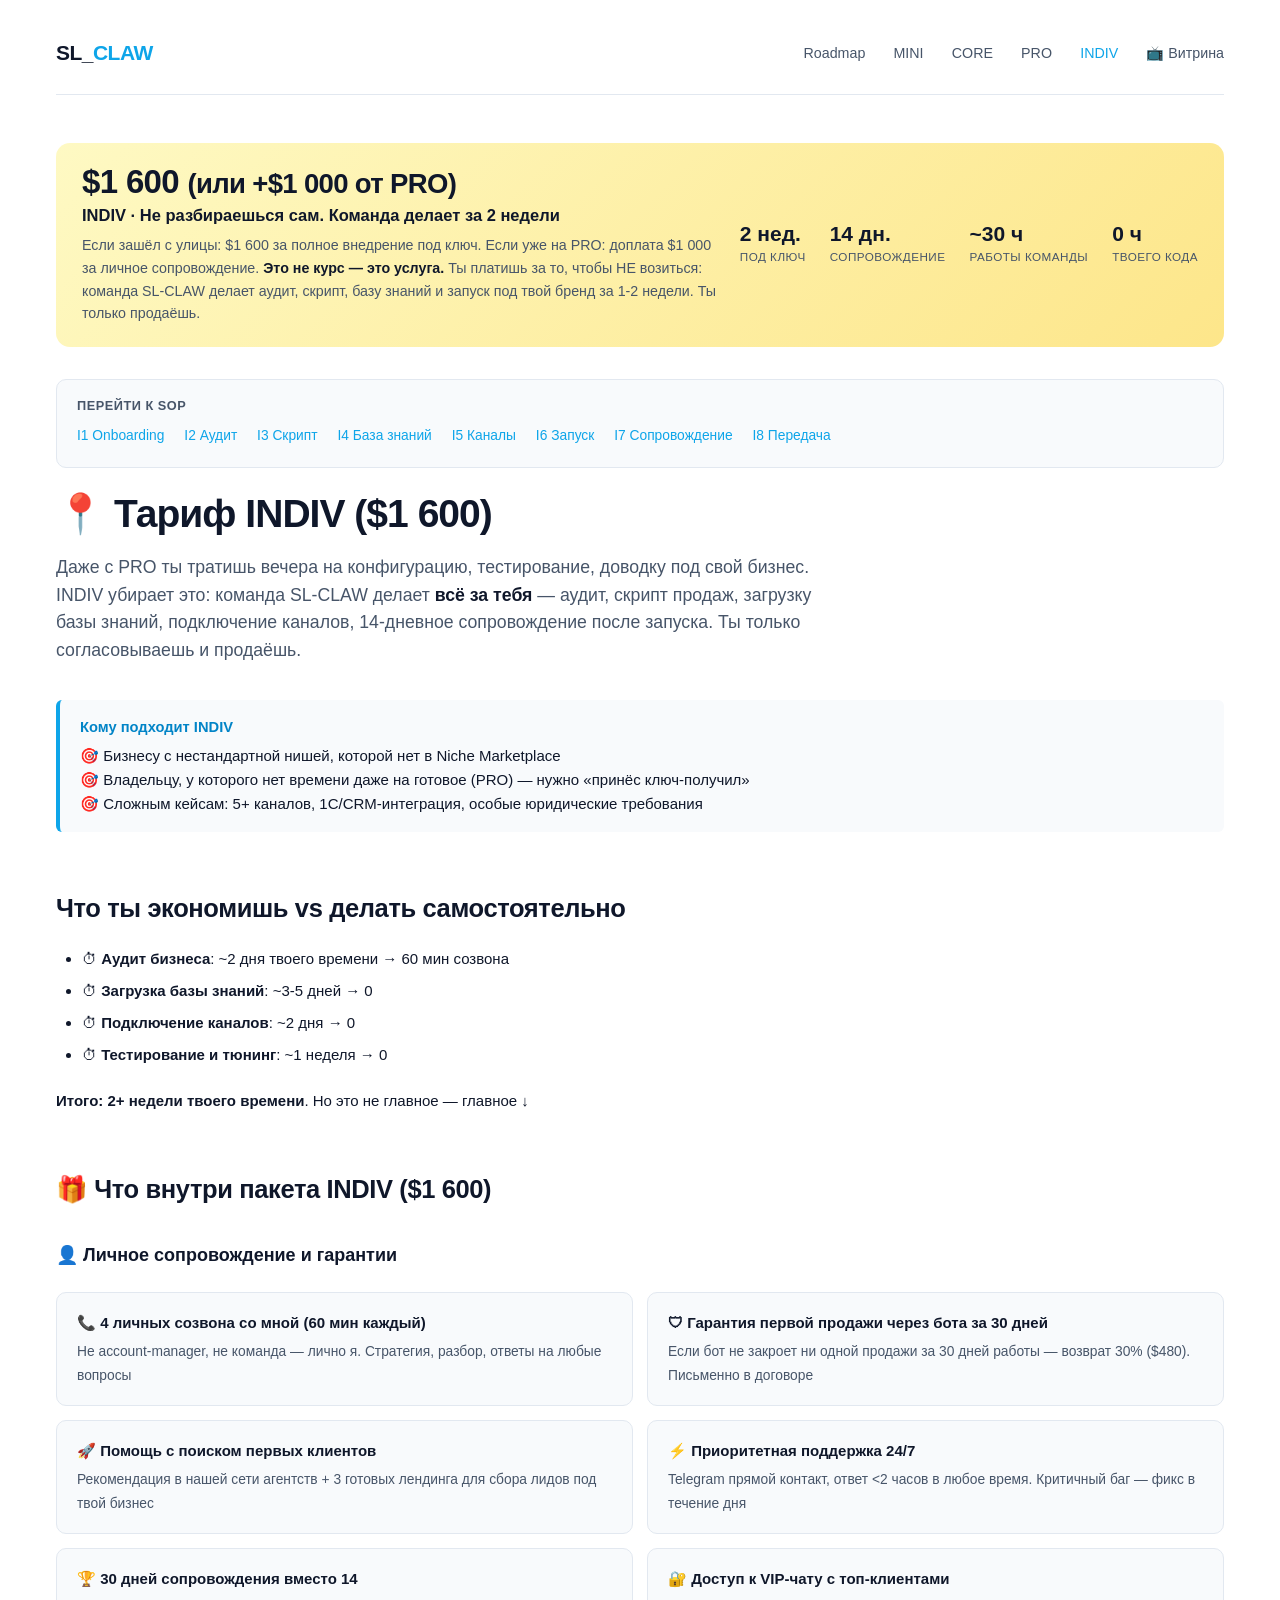
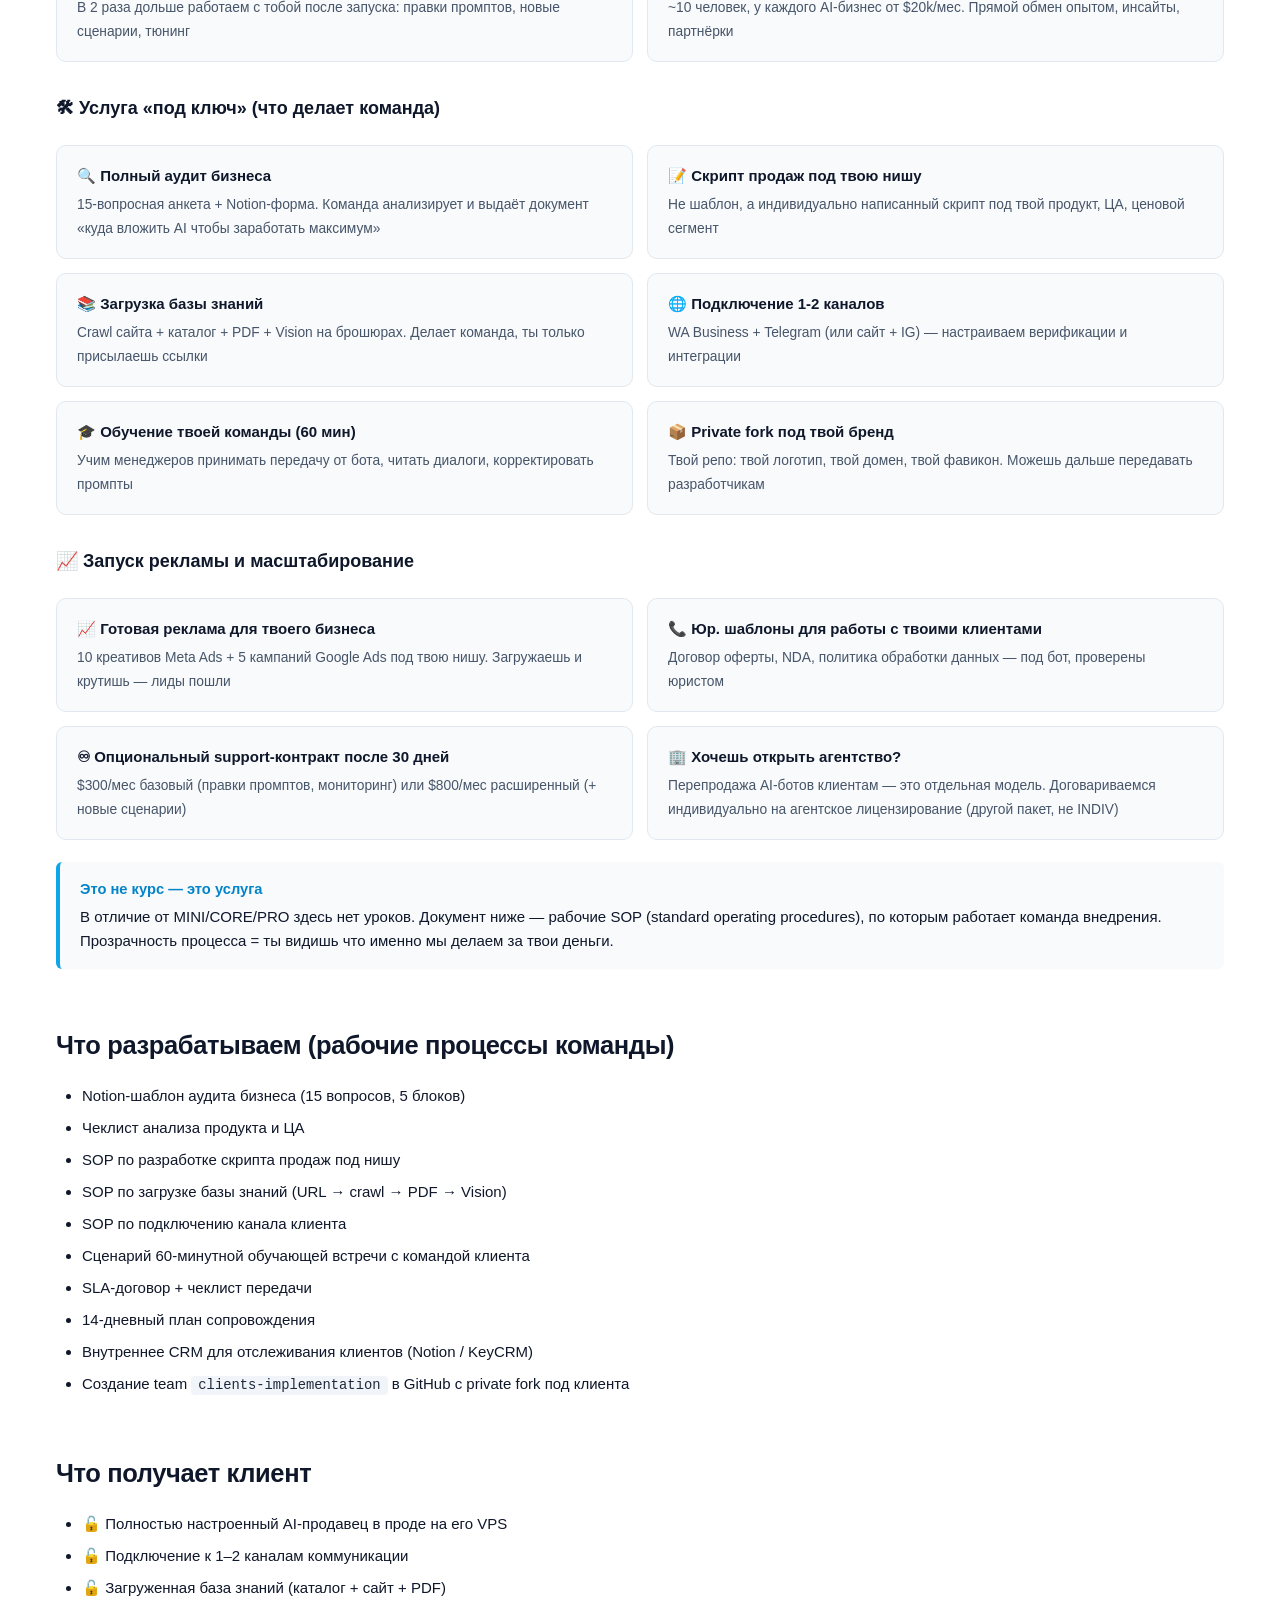
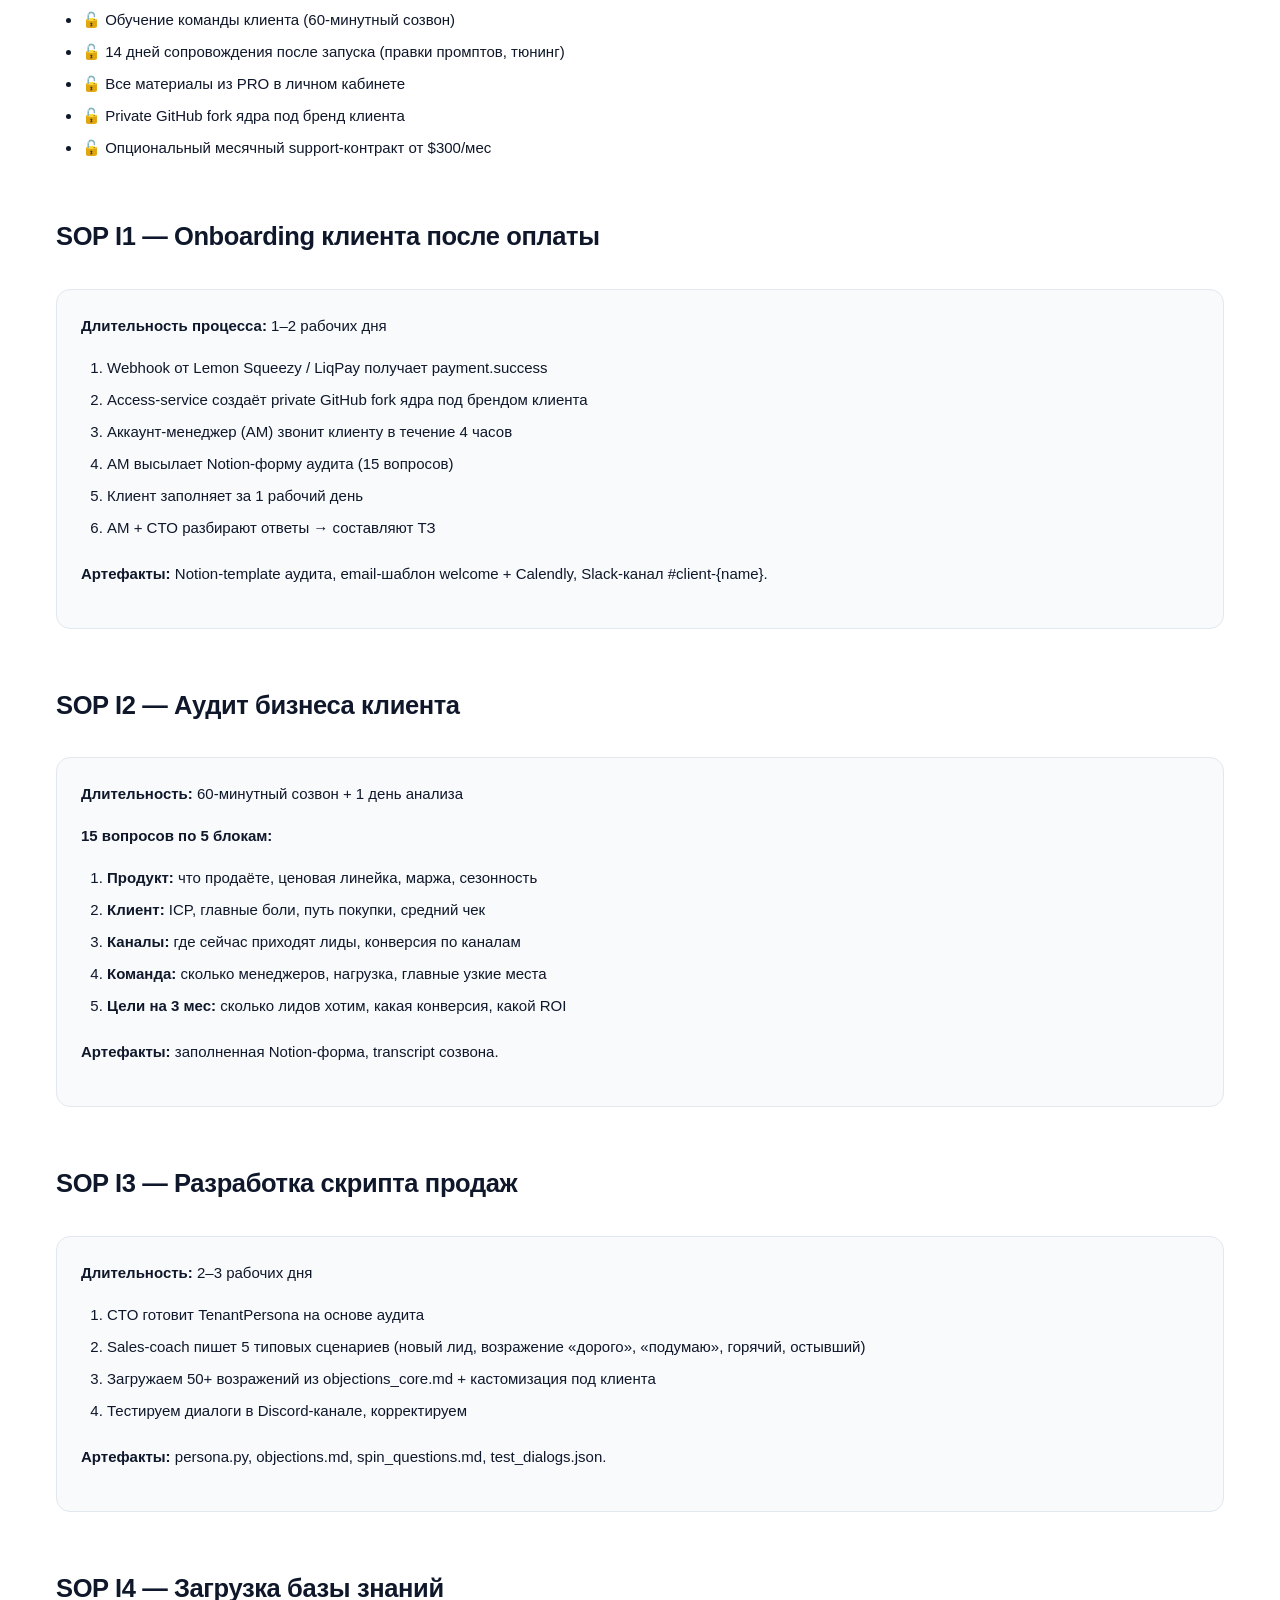
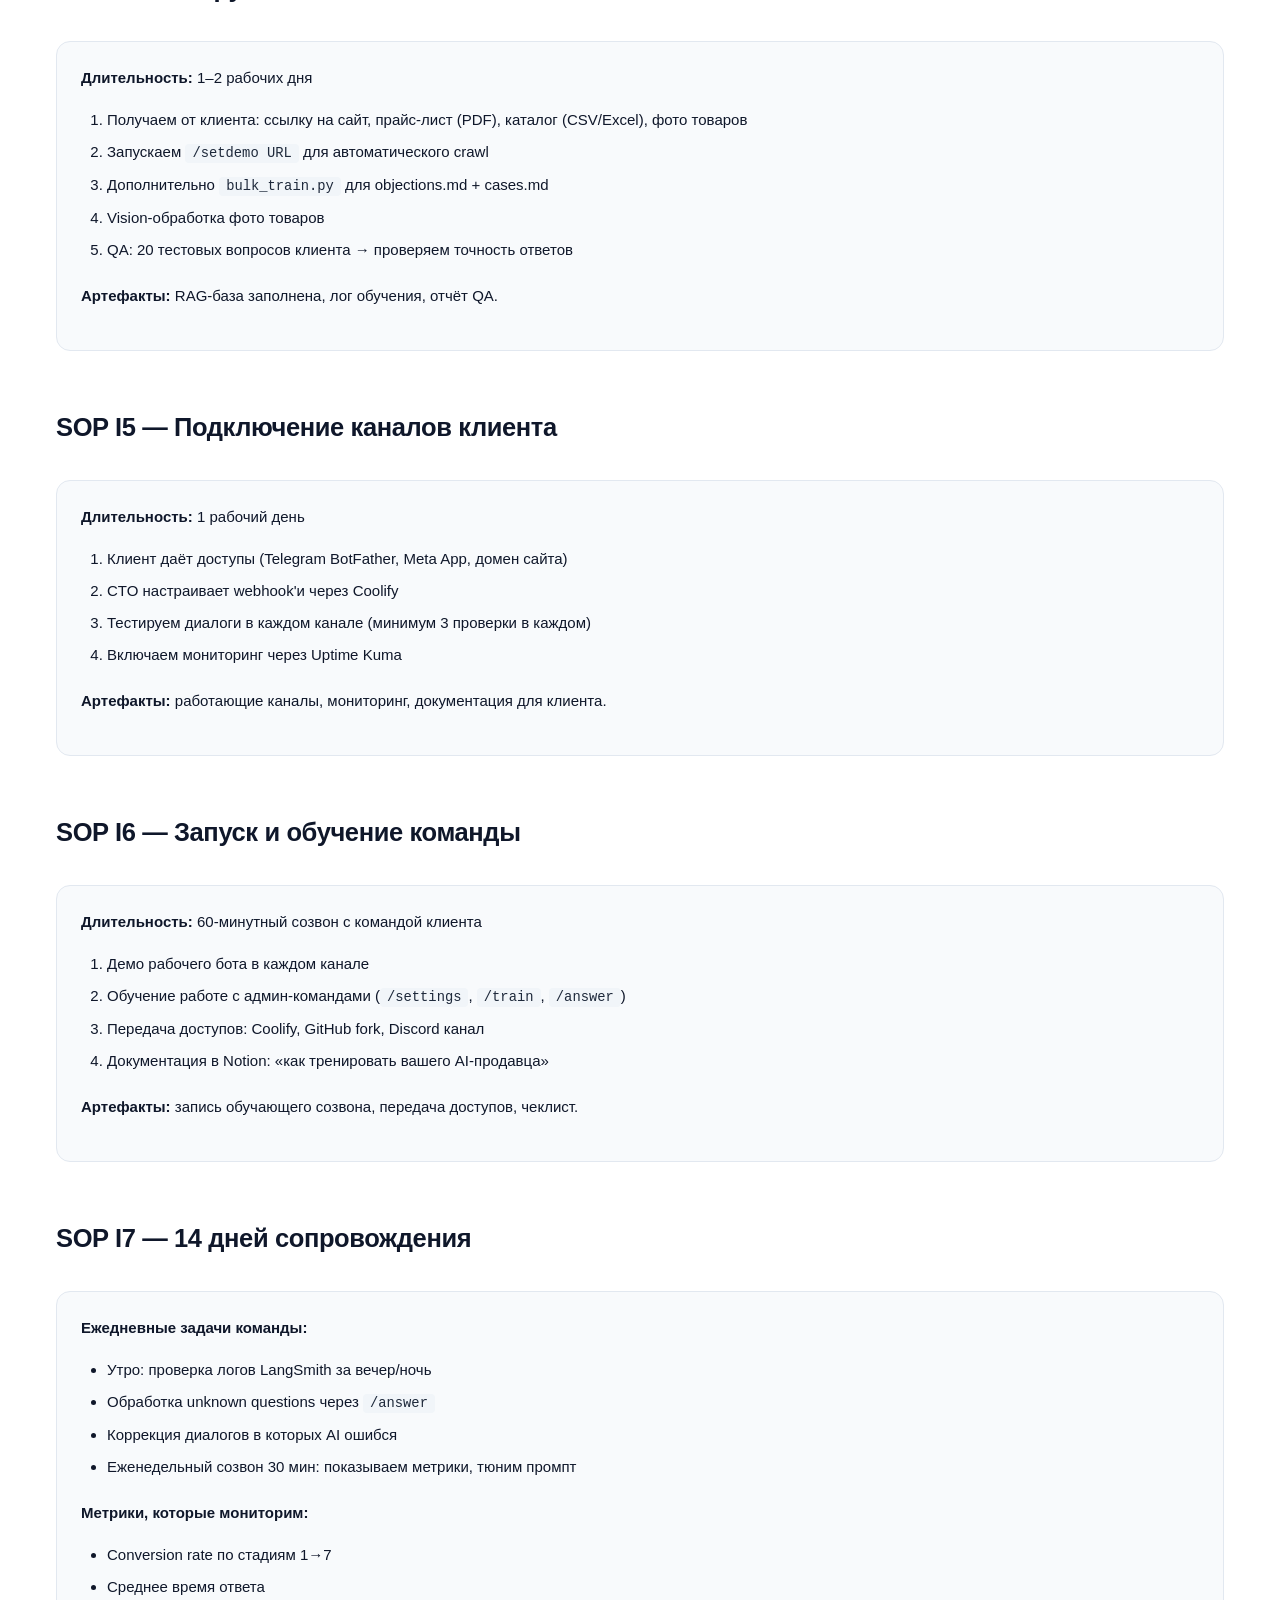
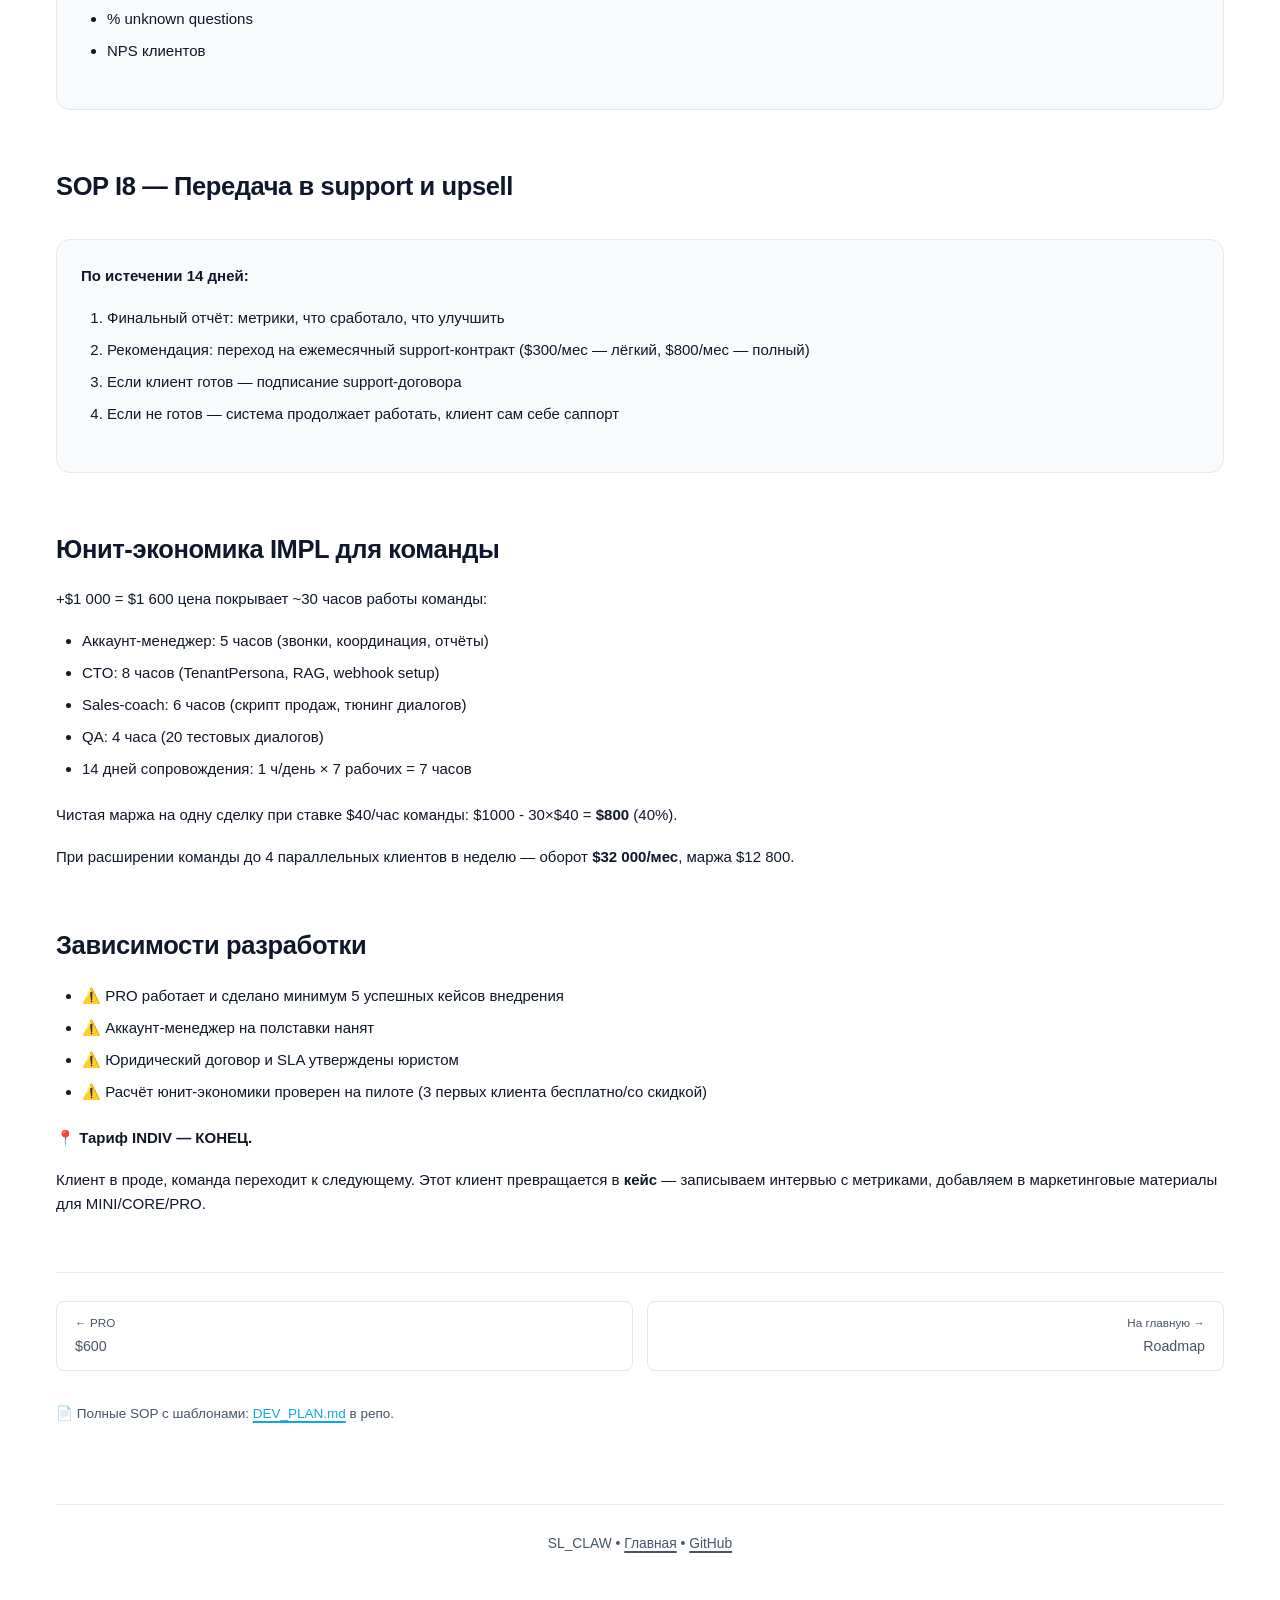
<file: tier-impl.html>
<!DOCTYPE html>
<html lang="ru">
<head>
  <meta charset="UTF-8">
  <meta name="viewport" content="width=device-width, initial-scale=1.0">
  <title>Tier INDIV (+$1 000 = $1 600) — Roadmap SL_CLAW</title>
  <link rel="stylesheet" href="styles.css">
</head>
<body>
  <div class="container">

    <header>
      <div class="logo"><a href="index.html">SL_<span class="accent">CLAW</span></a></div>
      <nav>
        <a href="index.html">Roadmap</a>
        <a href="tier-mini.html">MINI</a>
        <a href="tier-core.html">CORE</a>
        <a href="tier-pro.html">PRO</a>
        <a href="tier-impl.html" class="active">INDIV</a>
        <a href="lessons.html">📺 Витрина</a>
      </nav>
    </header>

    <main>

      <div class="tier-banner impl">
        <div class="tier-banner-info">
          <div class="tier-price">$1 600 <small>(или +$1 000 от PRO)</small></div>
          <div class="tier-name">INDIV · Не разбираешься сам. Команда делает за 2 недели</div>
          <div class="tier-desc">
            Если зашёл с улицы: $1 600 за полное внедрение под ключ.
            Если уже на PRO: доплата $1 000 за личное сопровождение.
            <strong>Это не курс — это услуга.</strong> Ты платишь за то, чтобы НЕ возиться: команда SL-CLAW делает аудит, скрипт, базу знаний и запуск под твой бренд за 1-2 недели.
            Ты только продаёшь.
          </div>
        </div>
        <div class="tier-banner-stats">
          <div class="stat"><div class="stat-value">2 нед.</div><div class="stat-label">под ключ</div></div>
          <div class="stat"><div class="stat-value">14 дн.</div><div class="stat-label">сопровождение</div></div>
          <div class="stat"><div class="stat-value">~30 ч</div><div class="stat-label">работы команды</div></div>
          <div class="stat"><div class="stat-value">0 ч</div><div class="stat-label">твоего кода</div></div>
        </div>
      </div>

      <div class="tier-jump-nav">
        <strong>Перейти к SOP</strong>
        <a href="#i1">I1 Onboarding</a>
        <a href="#i2">I2 Аудит</a>
        <a href="#i3">I3 Скрипт</a>
        <a href="#i4">I4 База знаний</a>
        <a href="#i5">I5 Каналы</a>
        <a href="#i6">I6 Запуск</a>
        <a href="#i7">I7 Сопровождение</a>
        <a href="#i8">I8 Передача</a>
      </div>

      <h1>📍 Тариф INDIV ($1 600)</h1>
      <p class="lead">
        Даже с PRO ты тратишь вечера на конфигурацию, тестирование, доводку под свой бизнес.
        INDIV убирает это: команда SL-CLAW делает <strong>всё за тебя</strong> — аудит, скрипт продаж, загрузку базы знаний, подключение каналов, 14-дневное сопровождение после запуска.
        Ты только согласовываешь и продаёшь.
      </p>

      <div class="callout">
        <strong>Кому подходит INDIV</strong>
        <p>
          🎯 Бизнесу с нестандартной нишей, которой нет в Niche Marketplace<br>
          🎯 Владельцу, у которого нет времени даже на готовое (PRO) — нужно «принёс ключ-получил»<br>
          🎯 Сложным кейсам: 5+ каналов, 1С/CRM-интеграция, особые юридические требования
        </p>
      </div>

      <h2>Что ты экономишь vs делать самостоятельно</h2>
      <ul>
        <li>⏱ <strong>Аудит бизнеса</strong>: ~2 дня твоего времени → 60 мин созвона</li>
        <li>⏱ <strong>Загрузка базы знаний</strong>: ~3-5 дней → 0</li>
        <li>⏱ <strong>Подключение каналов</strong>: ~2 дня → 0</li>
        <li>⏱ <strong>Тестирование и тюнинг</strong>: ~1 неделя → 0</li>
      </ul>
      <p><strong>Итого: 2+ недели твоего времени</strong>. Но это не главное — главное ↓</p>

      <h2>🎁 Что внутри пакета INDIV ($1 600)</h2>

      <h3>👤 Личное сопровождение и гарантии</h3>
      <div class="grid-2">
        <div class="feature">
          <strong>📞 4 личных созвона со мной (60 мин каждый)</strong>
          <span>Не account-manager, не команда — лично я. Стратегия, разбор, ответы на любые вопросы</span>
        </div>
        <div class="feature">
          <strong>🛡 Гарантия первой продажи через бота за 30 дней</strong>
          <span>Если бот не закроет ни одной продажи за 30 дней работы — возврат 30% ($480). Письменно в договоре</span>
        </div>
        <div class="feature">
          <strong>🚀 Помощь с поиском первых клиентов</strong>
          <span>Рекомендация в нашей сети агентств + 3 готовых лендинга для сбора лидов под твой бизнес</span>
        </div>
        <div class="feature">
          <strong>⚡ Приоритетная поддержка 24/7</strong>
          <span>Telegram прямой контакт, ответ <2 часов в любое время. Критичный баг — фикс в течение дня</span>
        </div>
        <div class="feature">
          <strong>🏆 30 дней сопровождения вместо 14</strong>
          <span>В 2 раза дольше работаем с тобой после запуска: правки промптов, новые сценарии, тюнинг</span>
        </div>
        <div class="feature">
          <strong>🔐 Доступ к VIP-чату с топ-клиентами</strong>
          <span>~10 человек, у каждого AI-бизнес от $20k/мес. Прямой обмен опытом, инсайты, партнёрки</span>
        </div>
      </div>

      <h3>🛠 Услуга «под ключ» (что делает команда)</h3>
      <div class="grid-2">
        <div class="feature">
          <strong>🔍 Полный аудит бизнеса</strong>
          <span>15-вопросная анкета + Notion-форма. Команда анализирует и выдаёт документ «куда вложить AI чтобы заработать максимум»</span>
        </div>
        <div class="feature">
          <strong>📝 Скрипт продаж под твою нишу</strong>
          <span>Не шаблон, а индивидуально написанный скрипт под твой продукт, ЦА, ценовой сегмент</span>
        </div>
        <div class="feature">
          <strong>📚 Загрузка базы знаний</strong>
          <span>Crawl сайта + каталог + PDF + Vision на брошюрах. Делает команда, ты только присылаешь ссылки</span>
        </div>
        <div class="feature">
          <strong>🌐 Подключение 1-2 каналов</strong>
          <span>WA Business + Telegram (или сайт + IG) — настраиваем верификации и интеграции</span>
        </div>
        <div class="feature">
          <strong>🎓 Обучение твоей команды (60 мин)</strong>
          <span>Учим менеджеров принимать передачу от бота, читать диалоги, корректировать промпты</span>
        </div>
        <div class="feature">
          <strong>📦 Private fork под твой бренд</strong>
          <span>Твой репо: твой логотип, твой домен, твой фавикон. Можешь дальше передавать разработчикам</span>
        </div>
      </div>

      <h3>📈 Запуск рекламы и масштабирование</h3>
      <div class="grid-2">
        <div class="feature">
          <strong>📈 Готовая реклама для твоего бизнеса</strong>
          <span>10 креативов Meta Ads + 5 кампаний Google Ads под твою нишу. Загружаешь и крутишь — лиды пошли</span>
        </div>
        <div class="feature">
          <strong>📞 Юр. шаблоны для работы с твоими клиентами</strong>
          <span>Договор оферты, NDA, политика обработки данных — под бот, проверены юристом</span>
        </div>
        <div class="feature">
          <strong>♾ Опциональный support-контракт после 30 дней</strong>
          <span>$300/мес базовый (правки промптов, мониторинг) или $800/мес расширенный (+ новые сценарии)</span>
        </div>
        <div class="feature">
          <strong>🏢 Хочешь открыть агентство?</strong>
          <span>Перепродажа AI-ботов клиентам — это отдельная модель. Договариваемся индивидуально на агентское лицензирование (другой пакет, не INDIV)</span>
        </div>
      </div>

      <div class="callout">
        <strong>Это не курс — это услуга</strong>
        <p>В отличие от MINI/CORE/PRO здесь нет уроков. Документ ниже — рабочие SOP (standard operating procedures), по которым работает команда внедрения. Прозрачность процесса = ты видишь что именно мы делаем за твои деньги.</p>
      </div>

      <h2>Что разрабатываем (рабочие процессы команды)</h2>
      <ul>
        <li>Notion-шаблон аудита бизнеса (15 вопросов, 5 блоков)</li>
        <li>Чеклист анализа продукта и ЦА</li>
        <li>SOP по разработке скрипта продаж под нишу</li>
        <li>SOP по загрузке базы знаний (URL → crawl → PDF → Vision)</li>
        <li>SOP по подключению канала клиента</li>
        <li>Сценарий 60-минутной обучающей встречи с командой клиента</li>
        <li>SLA-договор + чеклист передачи</li>
        <li>14-дневный план сопровождения</li>
        <li>Внутреннее CRM для отслеживания клиентов (Notion / KeyCRM)</li>
        <li>Создание team <code>clients-implementation</code> в GitHub с private fork под клиента</li>
      </ul>

      <h2>Что получает клиент</h2>
      <ul>
        <li>🔓 Полностью настроенный AI-продавец в проде на его VPS</li>
        <li>🔓 Подключение к 1–2 каналам коммуникации</li>
        <li>🔓 Загруженная база знаний (каталог + сайт + PDF)</li>
        <li>🔓 Обучение команды клиента (60-минутный созвон)</li>
        <li>🔓 14 дней сопровождения после запуска (правки промптов, тюнинг)</li>
        <li>🔓 Все материалы из PRO в личном кабинете</li>
        <li>🔓 Private GitHub fork ядра под бренд клиента</li>
        <li>🔓 Опциональный месячный support-контракт от $300/мес</li>
      </ul>

      <h2 id="i1">SOP I1 — Onboarding клиента после оплаты</h2>
      <div class="module-block">
        <p><strong>Длительность процесса:</strong> 1–2 рабочих дня</p>
        <ol>
          <li>Webhook от Lemon Squeezy / LiqPay получает payment.success</li>
          <li>Access-service создаёт private GitHub fork ядра под брендом клиента</li>
          <li>Аккаунт-менеджер (АМ) звонит клиенту в течение 4 часов</li>
          <li>АМ высылает Notion-форму аудита (15 вопросов)</li>
          <li>Клиент заполняет за 1 рабочий день</li>
          <li>АМ + CTO разбирают ответы → составляют ТЗ</li>
        </ol>
        <p><strong>Артефакты:</strong> Notion-template аудита, email-шаблон welcome + Calendly, Slack-канал #client-{name}.</p>
      </div>

      <h2 id="i2">SOP I2 — Аудит бизнеса клиента</h2>
      <div class="module-block">
        <p><strong>Длительность:</strong> 60-минутный созвон + 1 день анализа</p>
        <p><strong>15 вопросов по 5 блокам:</strong></p>
        <ol>
          <li><strong>Продукт:</strong> что продаёте, ценовая линейка, маржа, сезонность</li>
          <li><strong>Клиент:</strong> ICP, главные боли, путь покупки, средний чек</li>
          <li><strong>Каналы:</strong> где сейчас приходят лиды, конверсия по каналам</li>
          <li><strong>Команда:</strong> сколько менеджеров, нагрузка, главные узкие места</li>
          <li><strong>Цели на 3 мес:</strong> сколько лидов хотим, какая конверсия, какой ROI</li>
        </ol>
        <p><strong>Артефакты:</strong> заполненная Notion-форма, transcript созвона.</p>
      </div>

      <h2 id="i3">SOP I3 — Разработка скрипта продаж</h2>
      <div class="module-block">
        <p><strong>Длительность:</strong> 2–3 рабочих дня</p>
        <ol>
          <li>CTO готовит TenantPersona на основе аудита</li>
          <li>Sales-coach пишет 5 типовых сценариев (новый лид, возражение «дорого», «подумаю», горячий, остывший)</li>
          <li>Загружаем 50+ возражений из objections_core.md + кастомизация под клиента</li>
          <li>Тестируем диалоги в Discord-канале, корректируем</li>
        </ol>
        <p><strong>Артефакты:</strong> persona.py, objections.md, spin_questions.md, test_dialogs.json.</p>
      </div>

      <h2 id="i4">SOP I4 — Загрузка базы знаний</h2>
      <div class="module-block">
        <p><strong>Длительность:</strong> 1–2 рабочих дня</p>
        <ol>
          <li>Получаем от клиента: ссылку на сайт, прайс-лист (PDF), каталог (CSV/Excel), фото товаров</li>
          <li>Запускаем <code>/setdemo URL</code> для автоматического crawl</li>
          <li>Дополнительно <code>bulk_train.py</code> для objections.md + cases.md</li>
          <li>Vision-обработка фото товаров</li>
          <li>QA: 20 тестовых вопросов клиента → проверяем точность ответов</li>
        </ol>
        <p><strong>Артефакты:</strong> RAG-база заполнена, лог обучения, отчёт QA.</p>
      </div>

      <h2 id="i5">SOP I5 — Подключение каналов клиента</h2>
      <div class="module-block">
        <p><strong>Длительность:</strong> 1 рабочий день</p>
        <ol>
          <li>Клиент даёт доступы (Telegram BotFather, Meta App, домен сайта)</li>
          <li>CTO настраивает webhook'и через Coolify</li>
          <li>Тестируем диалоги в каждом канале (минимум 3 проверки в каждом)</li>
          <li>Включаем мониторинг через Uptime Kuma</li>
        </ol>
        <p><strong>Артефакты:</strong> работающие каналы, мониторинг, документация для клиента.</p>
      </div>

      <h2 id="i6">SOP I6 — Запуск и обучение команды</h2>
      <div class="module-block">
        <p><strong>Длительность:</strong> 60-минутный созвон с командой клиента</p>
        <ol>
          <li>Демо рабочего бота в каждом канале</li>
          <li>Обучение работе с админ-командами (<code>/settings</code>, <code>/train</code>, <code>/answer</code>)</li>
          <li>Передача доступов: Coolify, GitHub fork, Discord канал</li>
          <li>Документация в Notion: «как тренировать вашего AI-продавца»</li>
        </ol>
        <p><strong>Артефакты:</strong> запись обучающего созвона, передача доступов, чеклист.</p>
      </div>

      <h2 id="i7">SOP I7 — 14 дней сопровождения</h2>
      <div class="module-block">
        <p><strong>Ежедневные задачи команды:</strong></p>
        <ul>
          <li>Утро: проверка логов LangSmith за вечер/ночь</li>
          <li>Обработка unknown questions через <code>/answer</code></li>
          <li>Коррекция диалогов в которых AI ошибся</li>
          <li>Еженедельный созвон 30 мин: показываем метрики, тюним промпт</li>
        </ul>
        <p><strong>Метрики, которые мониторим:</strong></p>
        <ul>
          <li>Conversion rate по стадиям 1→7</li>
          <li>Среднее время ответа</li>
          <li>% unknown questions</li>
          <li>NPS клиентов</li>
        </ul>
      </div>

      <h2 id="i8">SOP I8 — Передача в support и upsell</h2>
      <div class="module-block">
        <p><strong>По истечении 14 дней:</strong></p>
        <ol>
          <li>Финальный отчёт: метрики, что сработало, что улучшить</li>
          <li>Рекомендация: переход на ежемесячный support-контракт ($300/мес — лёгкий, $800/мес — полный)</li>
          <li>Если клиент готов — подписание support-договора</li>
          <li>Если не готов — система продолжает работать, клиент сам себе саппорт</li>
        </ol>
      </div>

      <h2>Юнит-экономика IMPL для команды</h2>
      <p>+$1 000 = $1 600 цена покрывает ~30 часов работы команды:</p>
      <ul>
        <li>Аккаунт-менеджер: 5 часов (звонки, координация, отчёты)</li>
        <li>CTO: 8 часов (TenantPersona, RAG, webhook setup)</li>
        <li>Sales-coach: 6 часов (скрипт продаж, тюнинг диалогов)</li>
        <li>QA: 4 часа (20 тестовых диалогов)</li>
        <li>14 дней сопровождения: 1 ч/день × 7 рабочих = 7 часов</li>
      </ul>
      <p>Чистая маржа на одну сделку при ставке $40/час команды: $1000 - 30×$40 = <strong>$800</strong> (40%).</p>
      <p>При расширении команды до 4 параллельных клиентов в неделю — оборот <strong>$32 000/мес</strong>, маржа $12 800.</p>

      <h2>Зависимости разработки</h2>
      <ul>
        <li>⚠️ PRO работает и сделано минимум 5 успешных кейсов внедрения</li>
        <li>⚠️ Аккаунт-менеджер на полставки нанят</li>
        <li>⚠️ Юридический договор и SLA утверждены юристом</li>
        <li>⚠️ Расчёт юнит-экономики проверен на пилоте (3 первых клиента бесплатно/со скидкой)</li>
      </ul>

      <p>📍 <strong>Тариф INDIV — КОНЕЦ.</strong></p>
      <p>Клиент в проде, команда переходит к следующему. Этот клиент превращается в <strong>кейс</strong> — записываем интервью с метриками, добавляем в маркетинговые материалы для MINI/CORE/PRO.</p>

      <div class="pager">
        <a href="tier-pro.html">
          <small>← PRO</small>
          $600
        </a>
        <a href="index.html" class="next">
          <small>На главную →</small>
          Roadmap
        </a>
      </div>

      <p style="margin-top: 32px; color: var(--text-muted); font-size: 0.9rem;">
        📄 Полные SOP с шаблонами: <a href="https://github.com/sl-claw/sl_claw_roadmapp/blob/main/DEV_PLAN.md#-%D1%82%D0%B0%D1%80%D0%B8%D1%84-4-implementation-2-000--%D0%BD%D0%B0%D1%87%D0%B0%D0%BB%D0%BE" target="_blank" rel="noopener">DEV_PLAN.md</a> в репо.
      </p>

    </main>

    <footer>
      SL_CLAW • <a href="index.html">Главная</a> • <a href="https://github.com/sl-claw/sl_claw_roadmapp">GitHub</a>
    </footer>

  </div>
</body>
</html>
</file>
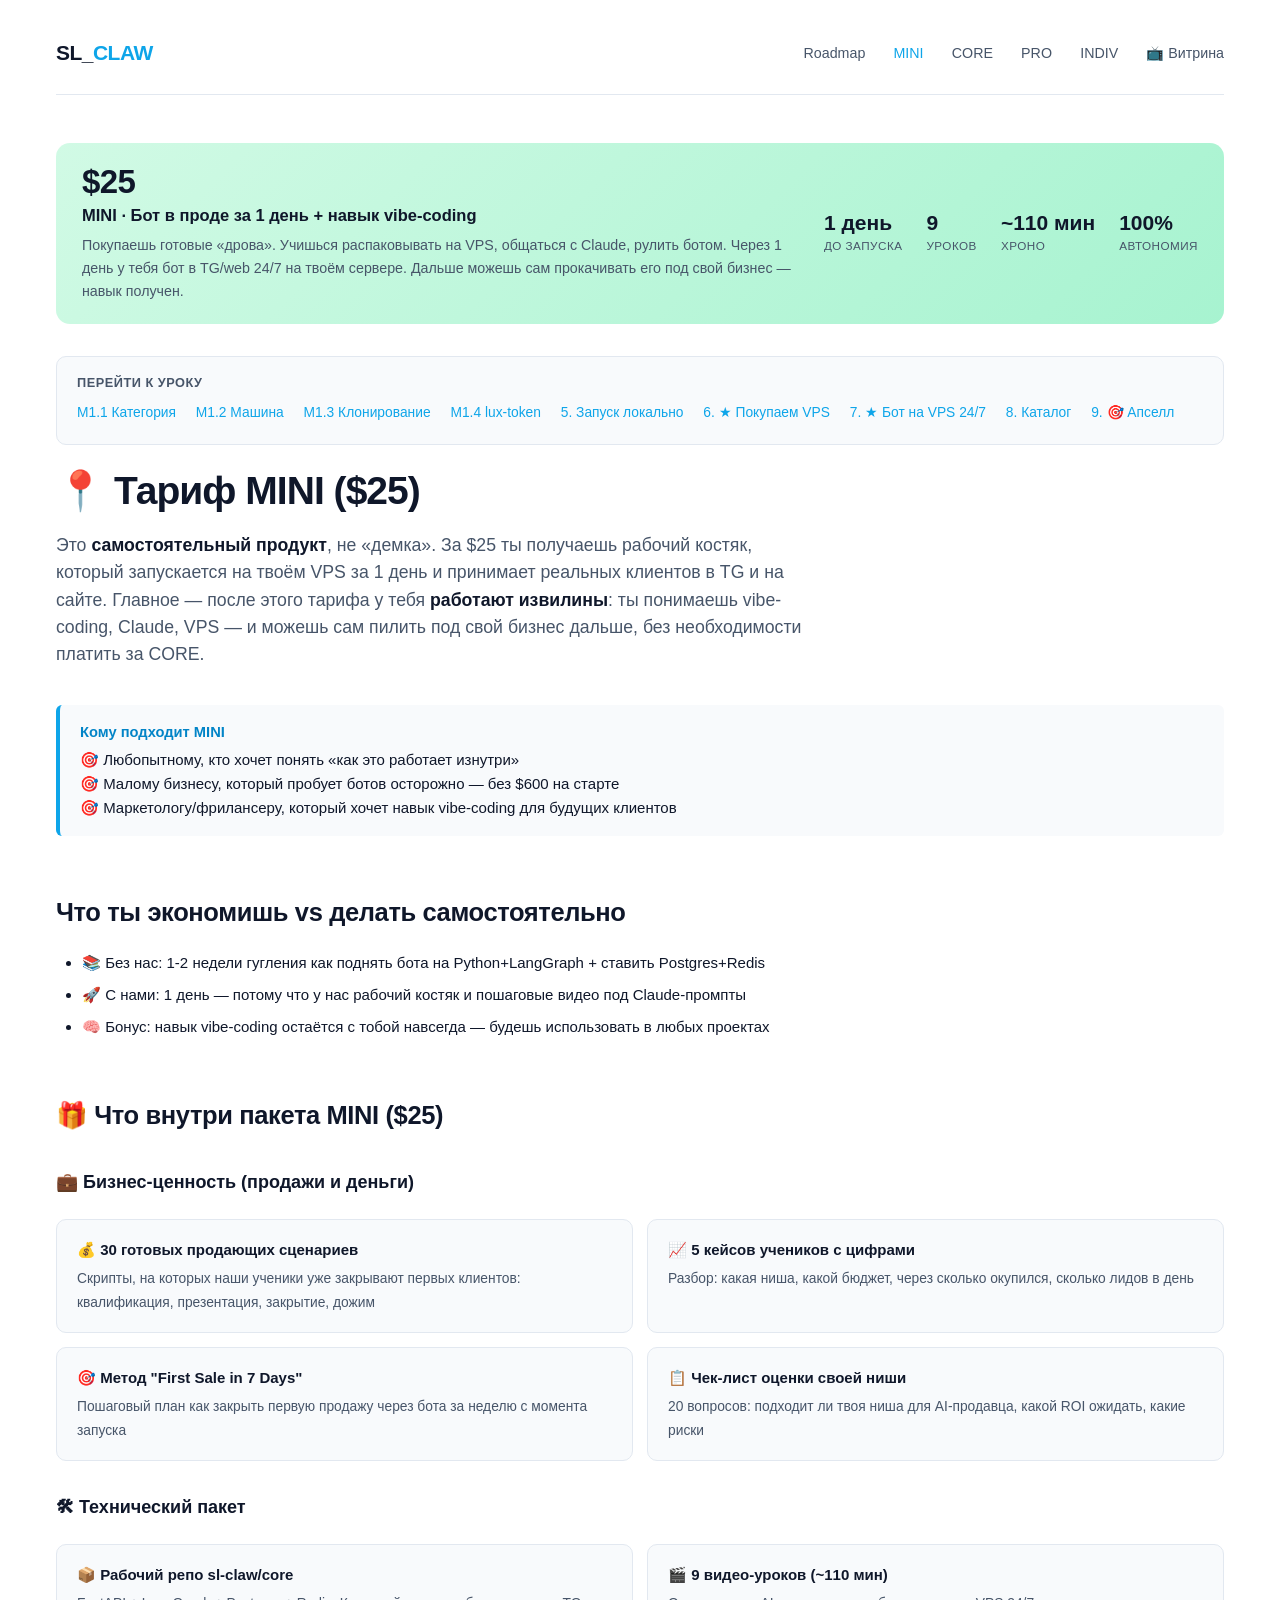
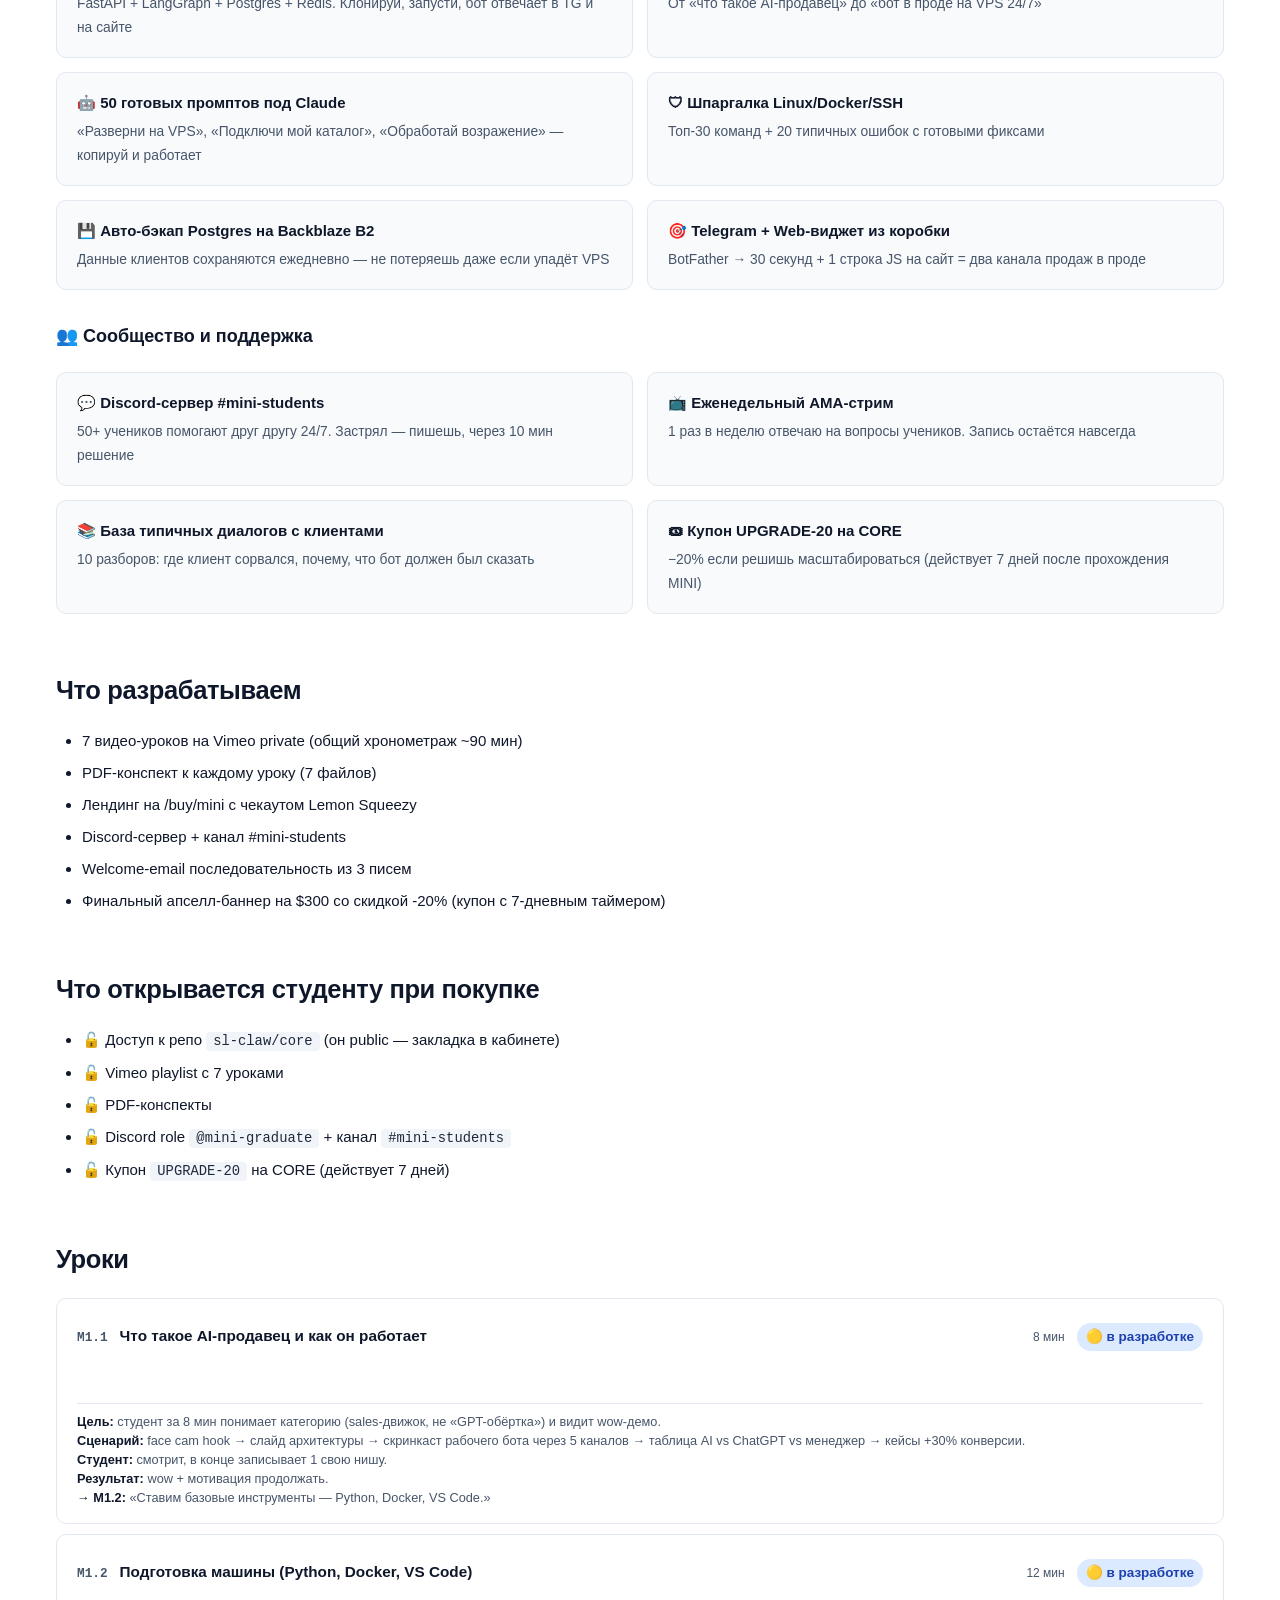
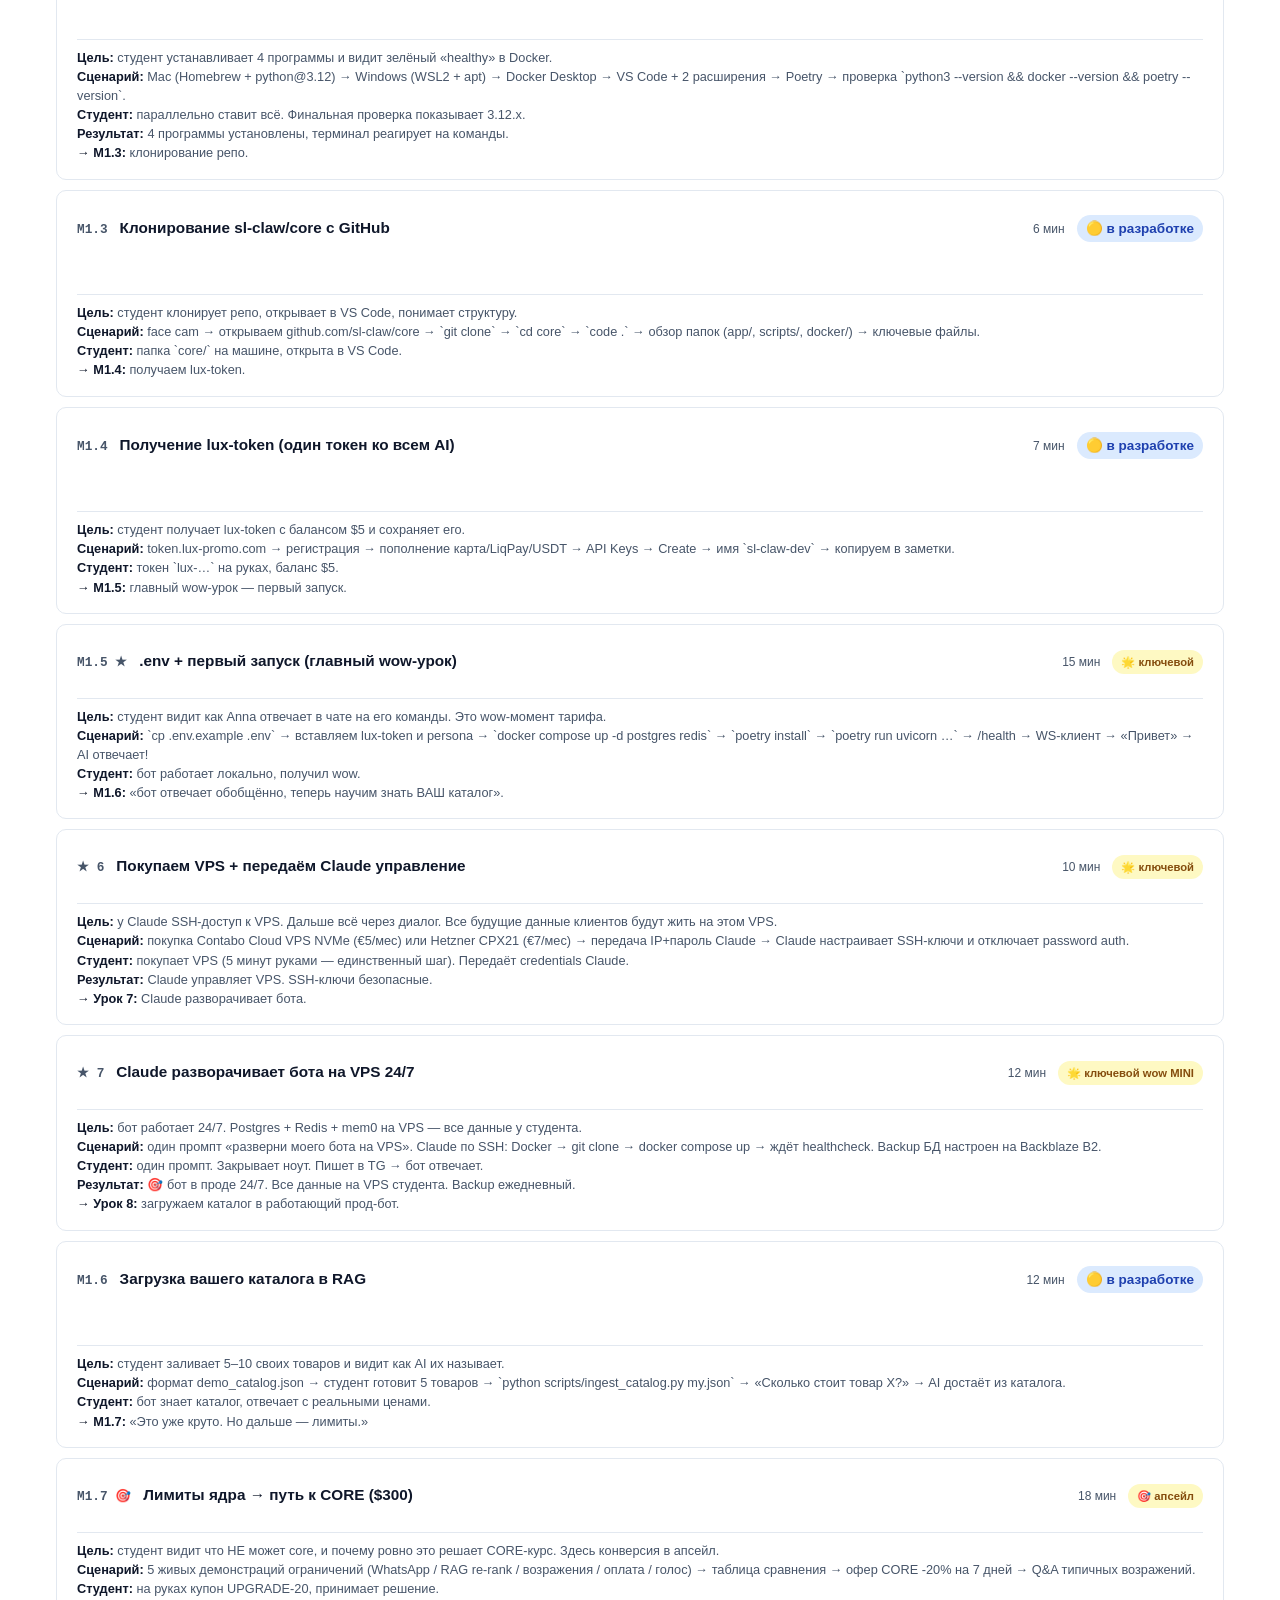
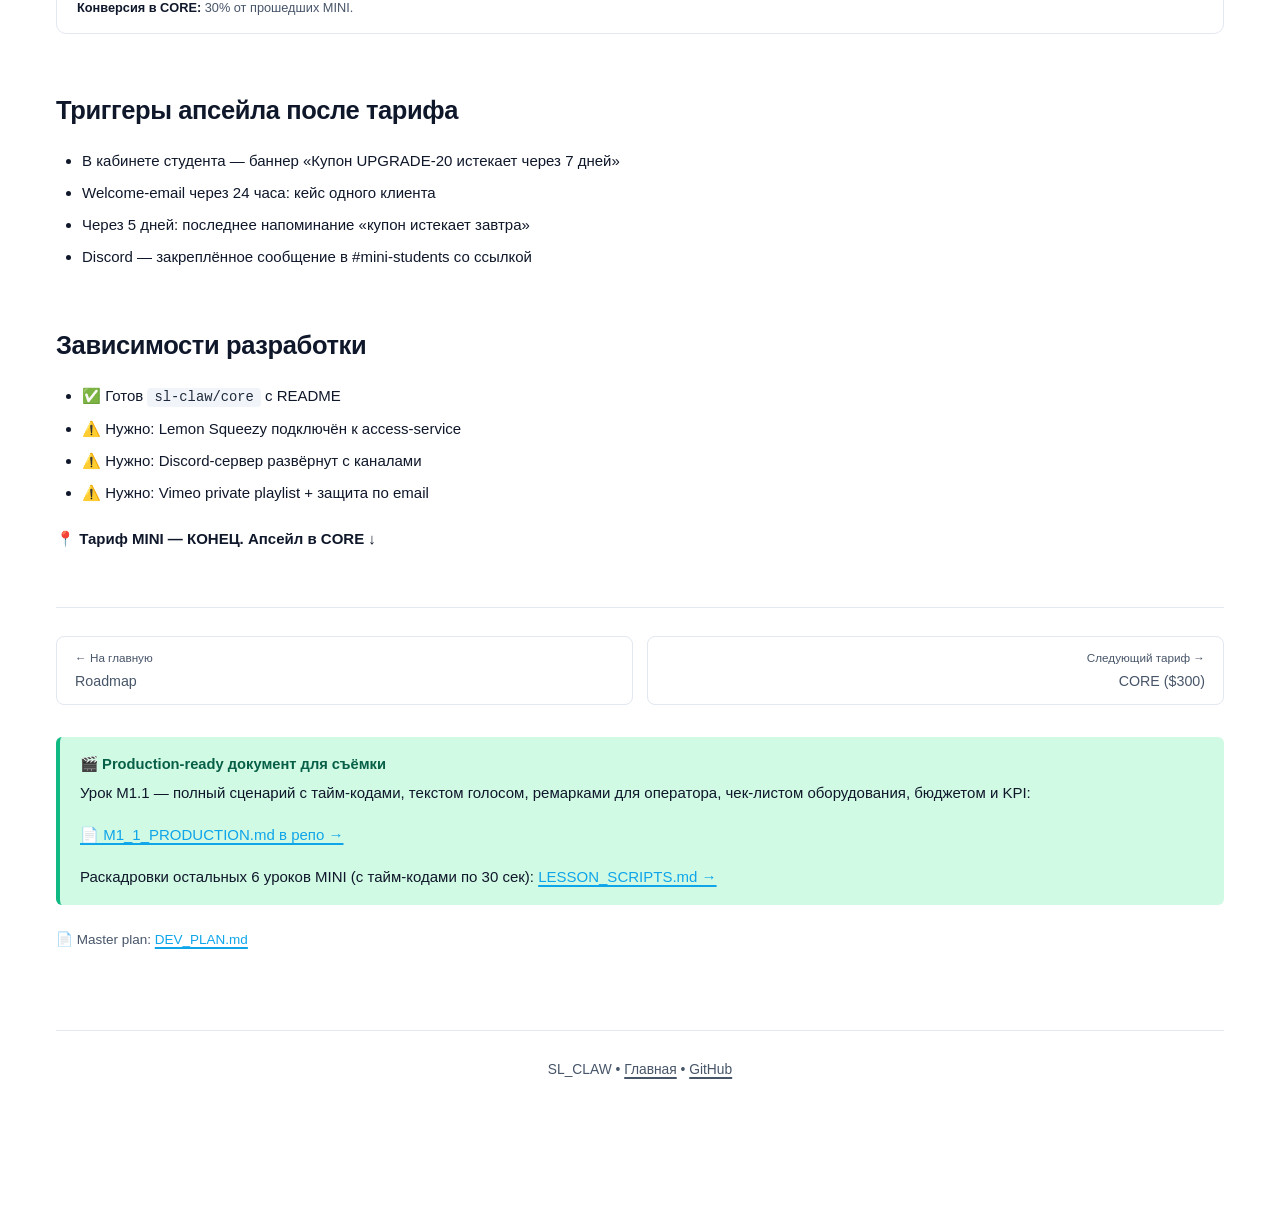
<file: tier-mini.html>
<!DOCTYPE html>
<html lang="ru">
<head>
  <meta charset="UTF-8">
  <meta name="viewport" content="width=device-width, initial-scale=1.0">
  <title>Tier MINI ($25) — Roadmap разработки SL_CLAW</title>
  <link rel="stylesheet" href="styles.css">
</head>
<body>
  <div class="container">

    <header>
      <div class="logo"><a href="index.html">SL_<span class="accent">CLAW</span></a></div>
      <nav>
        <a href="index.html">Roadmap</a>
        <a href="tier-mini.html" class="active">MINI</a>
        <a href="tier-core.html">CORE</a>
        <a href="tier-pro.html">PRO</a>
        <a href="tier-impl.html">INDIV</a>
        <a href="lessons.html">📺 Витрина</a>
      </nav>
    </header>

    <main>

      <div class="tier-banner mini">
        <div class="tier-banner-info">
          <div class="tier-price">$25</div>
          <div class="tier-name">MINI · Бот в проде за 1 день + навык vibe-coding</div>
          <div class="tier-desc">
            Покупаешь готовые «дрова». Учишься распаковывать на VPS, общаться с Claude, рулить ботом.
            Через 1 день у тебя бот в TG/web 24/7 на твоём сервере. Дальше можешь сам прокачивать его под свой бизнес — навык получен.
          </div>
        </div>
        <div class="tier-banner-stats">
          <div class="stat"><div class="stat-value">1 день</div><div class="stat-label">до запуска</div></div>
          <div class="stat"><div class="stat-value">9</div><div class="stat-label">уроков</div></div>
          <div class="stat"><div class="stat-value">~110 мин</div><div class="stat-label">хроно</div></div>
          <div class="stat"><div class="stat-value">100%</div><div class="stat-label">автономия</div></div>
        </div>
      </div>

      <div class="tier-jump-nav">
        <strong>Перейти к уроку</strong>
        <a href="#m1-1">M1.1 Категория</a>
        <a href="#m1-2">M1.2 Машина</a>
        <a href="#m1-3">M1.3 Клонирование</a>
        <a href="#m1-4">M1.4 lux-token</a>
        <a href="#m1-5">5. Запуск локально</a>
        <a href="#m1-6">6. ★ Покупаем VPS</a>
        <a href="#m1-7">7. ★ Бот на VPS 24/7</a>
        <a href="#m1-8">8. Каталог</a>
        <a href="#m1-9">9. 🎯 Апселл</a>
      </div>

      <h1>📍 Тариф MINI ($25)</h1>
      <p class="lead">
        Это <strong>самостоятельный продукт</strong>, не «демка». За $25 ты получаешь рабочий костяк, который запускается на твоём VPS за 1 день и принимает реальных клиентов в TG и на сайте.
        Главное — после этого тарифа у тебя <strong>работают извилины</strong>: ты понимаешь vibe-coding, Claude, VPS — и можешь сам пилить под свой бизнес дальше, без необходимости платить за CORE.
      </p>

      <div class="callout">
        <strong>Кому подходит MINI</strong>
        <p>
          🎯 Любопытному, кто хочет понять «как это работает изнутри»<br>
          🎯 Малому бизнесу, который пробует ботов осторожно — без $600 на старте<br>
          🎯 Маркетологу/фрилансеру, который хочет навык vibe-coding для будущих клиентов
        </p>
      </div>

      <h2>Что ты экономишь vs делать самостоятельно</h2>
      <ul>
        <li>📚 Без нас: 1-2 недели гугления как поднять бота на Python+LangGraph + ставить Postgres+Redis</li>
        <li>🚀 С нами: 1 день — потому что у нас рабочий костяк и пошаговые видео под Claude-промпты</li>
        <li>🧠 Бонус: навык vibe-coding остаётся с тобой навсегда — будешь использовать в любых проектах</li>
      </ul>

      <h2>🎁 Что внутри пакета MINI ($25)</h2>

      <h3>💼 Бизнес-ценность (продажи и деньги)</h3>
      <div class="grid-2">
        <div class="feature">
          <strong>💰 30 готовых продающих сценариев</strong>
          <span>Скрипты, на которых наши ученики уже закрывают первых клиентов: квалификация, презентация, закрытие, дожим</span>
        </div>
        <div class="feature">
          <strong>📈 5 кейсов учеников с цифрами</strong>
          <span>Разбор: какая ниша, какой бюджет, через сколько окупился, сколько лидов в день</span>
        </div>
        <div class="feature">
          <strong>🎯 Метод "First Sale in 7 Days"</strong>
          <span>Пошаговый план как закрыть первую продажу через бота за неделю с момента запуска</span>
        </div>
        <div class="feature">
          <strong>📋 Чек-лист оценки своей ниши</strong>
          <span>20 вопросов: подходит ли твоя ниша для AI-продавца, какой ROI ожидать, какие риски</span>
        </div>
      </div>

      <h3>🛠 Технический пакет</h3>
      <div class="grid-2">
        <div class="feature">
          <strong>📦 Рабочий репо sl-claw/core</strong>
          <span>FastAPI + LangGraph + Postgres + Redis. Клонируй, запусти, бот отвечает в TG и на сайте</span>
        </div>
        <div class="feature">
          <strong>🎬 9 видео-уроков (~110 мин)</strong>
          <span>От «что такое AI-продавец» до «бот в проде на VPS 24/7»</span>
        </div>
        <div class="feature">
          <strong>🤖 50 готовых промптов под Claude</strong>
          <span>«Разверни на VPS», «Подключи мой каталог», «Обработай возражение» — копируй и работает</span>
        </div>
        <div class="feature">
          <strong>🛡 Шпаргалка Linux/Docker/SSH</strong>
          <span>Топ-30 команд + 20 типичных ошибок с готовыми фиксами</span>
        </div>
        <div class="feature">
          <strong>💾 Авто-бэкап Postgres на Backblaze B2</strong>
          <span>Данные клиентов сохраняются ежедневно — не потеряешь даже если упадёт VPS</span>
        </div>
        <div class="feature">
          <strong>🎯 Telegram + Web-виджет из коробки</strong>
          <span>BotFather → 30 секунд + 1 строка JS на сайт = два канала продаж в проде</span>
        </div>
      </div>

      <h3>👥 Сообщество и поддержка</h3>
      <div class="grid-2">
        <div class="feature">
          <strong>💬 Discord-сервер #mini-students</strong>
          <span>50+ учеников помогают друг другу 24/7. Застрял — пишешь, через 10 мин решение</span>
        </div>
        <div class="feature">
          <strong>📺 Еженедельный AMA-стрим</strong>
          <span>1 раз в неделю отвечаю на вопросы учеников. Запись остаётся навсегда</span>
        </div>
        <div class="feature">
          <strong>📚 База типичных диалогов с клиентами</strong>
          <span>10 разборов: где клиент сорвался, почему, что бот должен был сказать</span>
        </div>
        <div class="feature">
          <strong>🎟 Купон UPGRADE-20 на CORE</strong>
          <span>−20% если решишь масштабироваться (действует 7 дней после прохождения MINI)</span>
        </div>
      </div>

      <h2>Что разрабатываем</h2>
      <ul>
        <li>7 видео-уроков на Vimeo private (общий хронометраж ~90 мин)</li>
        <li>PDF-конспект к каждому уроку (7 файлов)</li>
        <li>Лендинг на /buy/mini с чекаутом Lemon Squeezy</li>
        <li>Discord-сервер + канал #mini-students</li>
        <li>Welcome-email последовательность из 3 писем</li>
        <li>Финальный апселл-баннер на $300 со скидкой -20% (купон с 7-дневным таймером)</li>
      </ul>

      <h2>Что открывается студенту при покупке</h2>
      <ul>
        <li>🔓 Доступ к репо <code>sl-claw/core</code> (он public — закладка в кабинете)</li>
        <li>🔓 Vimeo playlist с 7 уроками</li>
        <li>🔓 PDF-конспекты</li>
        <li>🔓 Discord role <code>@mini-graduate</code> + канал <code>#mini-students</code></li>
        <li>🔓 Купон <code>UPGRADE-20</code> на CORE (действует 7 дней)</li>
      </ul>

      <h2>Уроки</h2>

      <article id="m1-1" class="lesson">
        <header class="lesson-head">
          <span class="lesson-id">M1.1</span>
          <span class="lesson-title">Что такое AI-продавец и как он работает</span>
          <span class="lesson-time">8 мин</span>
          <span class="lesson-status progress">🟡 в разработке</span>
        </header>
        <div class="lesson-meta">
          <strong>Цель:</strong> студент за 8 мин понимает категорию (sales-движок, не «GPT-обёртка») и видит wow-демо.<br>
          <strong>Сценарий:</strong> face cam hook → слайд архитектуры → скринкаст рабочего бота через 5 каналов → таблица AI vs ChatGPT vs менеджер → кейсы +30% конверсии.<br>
          <strong>Студент:</strong> смотрит, в конце записывает 1 свою нишу.<br>
          <strong>Результат:</strong> wow + мотивация продолжать.<br>
          <strong>→ M1.2:</strong> «Ставим базовые инструменты — Python, Docker, VS Code.»
        </div>
      </article>

      <article id="m1-2" class="lesson">
        <header class="lesson-head">
          <span class="lesson-id">M1.2</span>
          <span class="lesson-title">Подготовка машины (Python, Docker, VS Code)</span>
          <span class="lesson-time">12 мин</span>
          <span class="lesson-status progress">🟡 в разработке</span>
        </header>
        <div class="lesson-meta">
          <strong>Цель:</strong> студент устанавливает 4 программы и видит зелёный «healthy» в Docker.<br>
          <strong>Сценарий:</strong> Mac (Homebrew + python@3.12) → Windows (WSL2 + apt) → Docker Desktop → VS Code + 2 расширения → Poetry → проверка `python3 --version && docker --version && poetry --version`.<br>
          <strong>Студент:</strong> параллельно ставит всё. Финальная проверка показывает 3.12.x.<br>
          <strong>Результат:</strong> 4 программы установлены, терминал реагирует на команды.<br>
          <strong>→ M1.3:</strong> клонирование репо.
        </div>
      </article>

      <article id="m1-3" class="lesson">
        <header class="lesson-head">
          <span class="lesson-id">M1.3</span>
          <span class="lesson-title">Клонирование sl-claw/core с GitHub</span>
          <span class="lesson-time">6 мин</span>
          <span class="lesson-status progress">🟡 в разработке</span>
        </header>
        <div class="lesson-meta">
          <strong>Цель:</strong> студент клонирует репо, открывает в VS Code, понимает структуру.<br>
          <strong>Сценарий:</strong> face cam → открываем github.com/sl-claw/core → `git clone` → `cd core` → `code .` → обзор папок (app/, scripts/, docker/) → ключевые файлы.<br>
          <strong>Студент:</strong> папка `core/` на машине, открыта в VS Code.<br>
          <strong>→ M1.4:</strong> получаем lux-token.
        </div>
      </article>

      <article id="m1-4" class="lesson">
        <header class="lesson-head">
          <span class="lesson-id">M1.4</span>
          <span class="lesson-title">Получение lux-token (один токен ко всем AI)</span>
          <span class="lesson-time">7 мин</span>
          <span class="lesson-status progress">🟡 в разработке</span>
        </header>
        <div class="lesson-meta">
          <strong>Цель:</strong> студент получает lux-token с балансом $5 и сохраняет его.<br>
          <strong>Сценарий:</strong> token.lux-promo.com → регистрация → пополнение карта/LiqPay/USDT → API Keys → Create → имя `sl-claw-dev` → копируем в заметки.<br>
          <strong>Студент:</strong> токен `lux-…` на руках, баланс $5.<br>
          <strong>→ M1.5:</strong> главный wow-урок — первый запуск.
        </div>
      </article>

      <article id="m1-5" class="lesson">
        <header class="lesson-head">
          <span class="lesson-id">M1.5 ★</span>
          <span class="lesson-title">.env + первый запуск (главный wow-урок)</span>
          <span class="lesson-time">15 мин</span>
          <span class="lesson-status featured">🌟 ключевой</span>
        </header>
        <div class="lesson-meta">
          <strong>Цель:</strong> студент видит как Anna отвечает в чате на его команды. Это wow-момент тарифа.<br>
          <strong>Сценарий:</strong> `cp .env.example .env` → вставляем lux-token и persona → `docker compose up -d postgres redis` → `poetry install` → `poetry run uvicorn …` → /health → WS-клиент → «Привет» → AI отвечает!<br>
          <strong>Студент:</strong> бот работает локально, получил wow.<br>
          <strong>→ M1.6:</strong> «бот отвечает обобщённо, теперь научим знать ВАШ каталог».
        </div>
      </article>

      <article id="m1-6" class="lesson">
        <header class="lesson-head">
          <span class="lesson-id">★ 6</span>
          <span class="lesson-title">Покупаем VPS + передаём Claude управление</span>
          <span class="lesson-time">10 мин</span>
          <span class="lesson-status featured">🌟 ключевой</span>
        </header>
        <div class="lesson-meta">
          <strong>Цель:</strong> у Claude SSH-доступ к VPS. Дальше всё через диалог. Все будущие данные клиентов будут жить на этом VPS.<br>
          <strong>Сценарий:</strong> покупка Contabo Cloud VPS NVMe (€5/мес) или Hetzner CPX21 (€7/мес) → передача IP+пароль Claude → Claude настраивает SSH-ключи и отключает password auth.<br>
          <strong>Студент:</strong> покупает VPS (5 минут руками — единственный шаг). Передаёт credentials Claude.<br>
          <strong>Результат:</strong> Claude управляет VPS. SSH-ключи безопасные.<br>
          <strong>→ Урок 7:</strong> Claude разворачивает бота.
        </div>
      </article>

      <article id="m1-9" class="lesson">
        <header class="lesson-head">
          <span class="lesson-id">★ 7</span>
          <span class="lesson-title">Claude разворачивает бота на VPS 24/7</span>
          <span class="lesson-time">12 мин</span>
          <span class="lesson-status featured">🌟 ключевой wow MINI</span>
        </header>
        <div class="lesson-meta">
          <strong>Цель:</strong> бот работает 24/7. Postgres + Redis + mem0 на VPS — все данные у студента.<br>
          <strong>Сценарий:</strong> один промпт «разверни моего бота на VPS». Claude по SSH: Docker → git clone → docker compose up → ждёт healthcheck. Backup БД настроен на Backblaze B2.<br>
          <strong>Студент:</strong> один промпт. Закрывает ноут. Пишет в TG → бот отвечает.<br>
          <strong>Результат:</strong> 🎯 бот в проде 24/7. Все данные на VPS студента. Backup ежедневный.<br>
          <strong>→ Урок 8:</strong> загружаем каталог в работающий прод-бот.
        </div>
      </article>

      <article id="m1-8" class="lesson">
        <header class="lesson-head">
          <span class="lesson-id">M1.6</span>
          <span class="lesson-title">Загрузка вашего каталога в RAG</span>
          <span class="lesson-time">12 мин</span>
          <span class="lesson-status progress">🟡 в разработке</span>
        </header>
        <div class="lesson-meta">
          <strong>Цель:</strong> студент заливает 5–10 своих товаров и видит как AI их называет.<br>
          <strong>Сценарий:</strong> формат demo_catalog.json → студент готовит 5 товаров → `python scripts/ingest_catalog.py my.json` → «Сколько стоит товар X?» → AI достаёт из каталога.<br>
          <strong>Студент:</strong> бот знает каталог, отвечает с реальными ценами.<br>
          <strong>→ M1.7:</strong> «Это уже круто. Но дальше — лимиты.»
        </div>
      </article>

      <article id="m1-7" class="lesson">
        <header class="lesson-head">
          <span class="lesson-id">M1.7 🎯</span>
          <span class="lesson-title">Лимиты ядра → путь к CORE ($300)</span>
          <span class="lesson-time">18 мин</span>
          <span class="lesson-status featured">🎯 апсейл</span>
        </header>
        <div class="lesson-meta">
          <strong>Цель:</strong> студент видит что НЕ может core, и почему ровно это решает CORE-курс. Здесь конверсия в апсейл.<br>
          <strong>Сценарий:</strong> 5 живых демонстраций ограничений (WhatsApp / RAG re-rank / возражения / оплата / голос) → таблица сравнения → офер CORE -20% на 7 дней → Q&A типичных возражений.<br>
          <strong>Студент:</strong> на руках купон UPGRADE-20, принимает решение.<br>
          <strong>Конверсия в CORE:</strong> 30% от прошедших MINI.
        </div>
      </article>

      <h2>Триггеры апсейла после тарифа</h2>
      <ul>
        <li>В кабинете студента — баннер «Купон UPGRADE-20 истекает через 7 дней»</li>
        <li>Welcome-email через 24 часа: кейс одного клиента</li>
        <li>Через 5 дней: последнее напоминание «купон истекает завтра»</li>
        <li>Discord — закреплённое сообщение в #mini-students со ссылкой</li>
      </ul>

      <h2>Зависимости разработки</h2>
      <ul>
        <li>✅ Готов <code>sl-claw/core</code> с README</li>
        <li>⚠️ Нужно: Lemon Squeezy подключён к access-service</li>
        <li>⚠️ Нужно: Discord-сервер развёрнут с каналами</li>
        <li>⚠️ Нужно: Vimeo private playlist + защита по email</li>
      </ul>

      <p>📍 <strong>Тариф MINI — КОНЕЦ. Апсейл в CORE ↓</strong></p>

      <div class="pager">
        <a href="index.html">
          <small>← На главную</small>
          Roadmap
        </a>
        <a href="tier-core.html" class="next">
          <small>Следующий тариф →</small>
          CORE ($300)
        </a>
      </div>

      <div class="callout success" style="margin-top: 32px;">
        <strong>🎬 Production-ready документ для съёмки</strong>
        <p>Урок M1.1 — полный сценарий с тайм-кодами, текстом голосом, ремарками для оператора, чек-листом оборудования, бюджетом и KPI:</p>
        <p><a href="https://github.com/sl-claw/sl_claw_roadmapp/blob/main/M1_1_PRODUCTION.md" target="_blank" rel="noopener">📄 M1_1_PRODUCTION.md в репо →</a></p>
        <p>Раскадровки остальных 6 уроков MINI (с тайм-кодами по 30 сек): <a href="https://github.com/sl-claw/sl_claw_roadmapp/blob/main/LESSON_SCRIPTS.md#%D1%83%D1%80%D0%BE%D0%BA-m11--%D1%87%D1%82%D0%BE-%D1%82%D0%B0%D0%BA%D0%BE%D0%B5-ai-%D0%BF%D1%80%D0%BE%D0%B4%D0%B0%D0%B2%D0%B5%D1%86-%D0%B8-%D0%BA%D0%B0%D0%BA-%D0%BE%D0%BD-%D1%80%D0%B0%D0%B1%D0%BE%D1%82%D0%B0%D0%B5%D1%82" target="_blank" rel="noopener">LESSON_SCRIPTS.md →</a></p>
      </div>

      <p style="margin-top: 24px; color: var(--text-muted); font-size: 0.9rem;">
        📄 Master plan: <a href="https://github.com/sl-claw/sl_claw_roadmapp/blob/main/DEV_PLAN.md" target="_blank" rel="noopener">DEV_PLAN.md</a>
      </p>

    </main>

    <footer>
      SL_CLAW • <a href="index.html">Главная</a> • <a href="https://github.com/sl-claw/sl_claw_roadmapp">GitHub</a>
    </footer>

  </div>
</body>
</html>
</file>
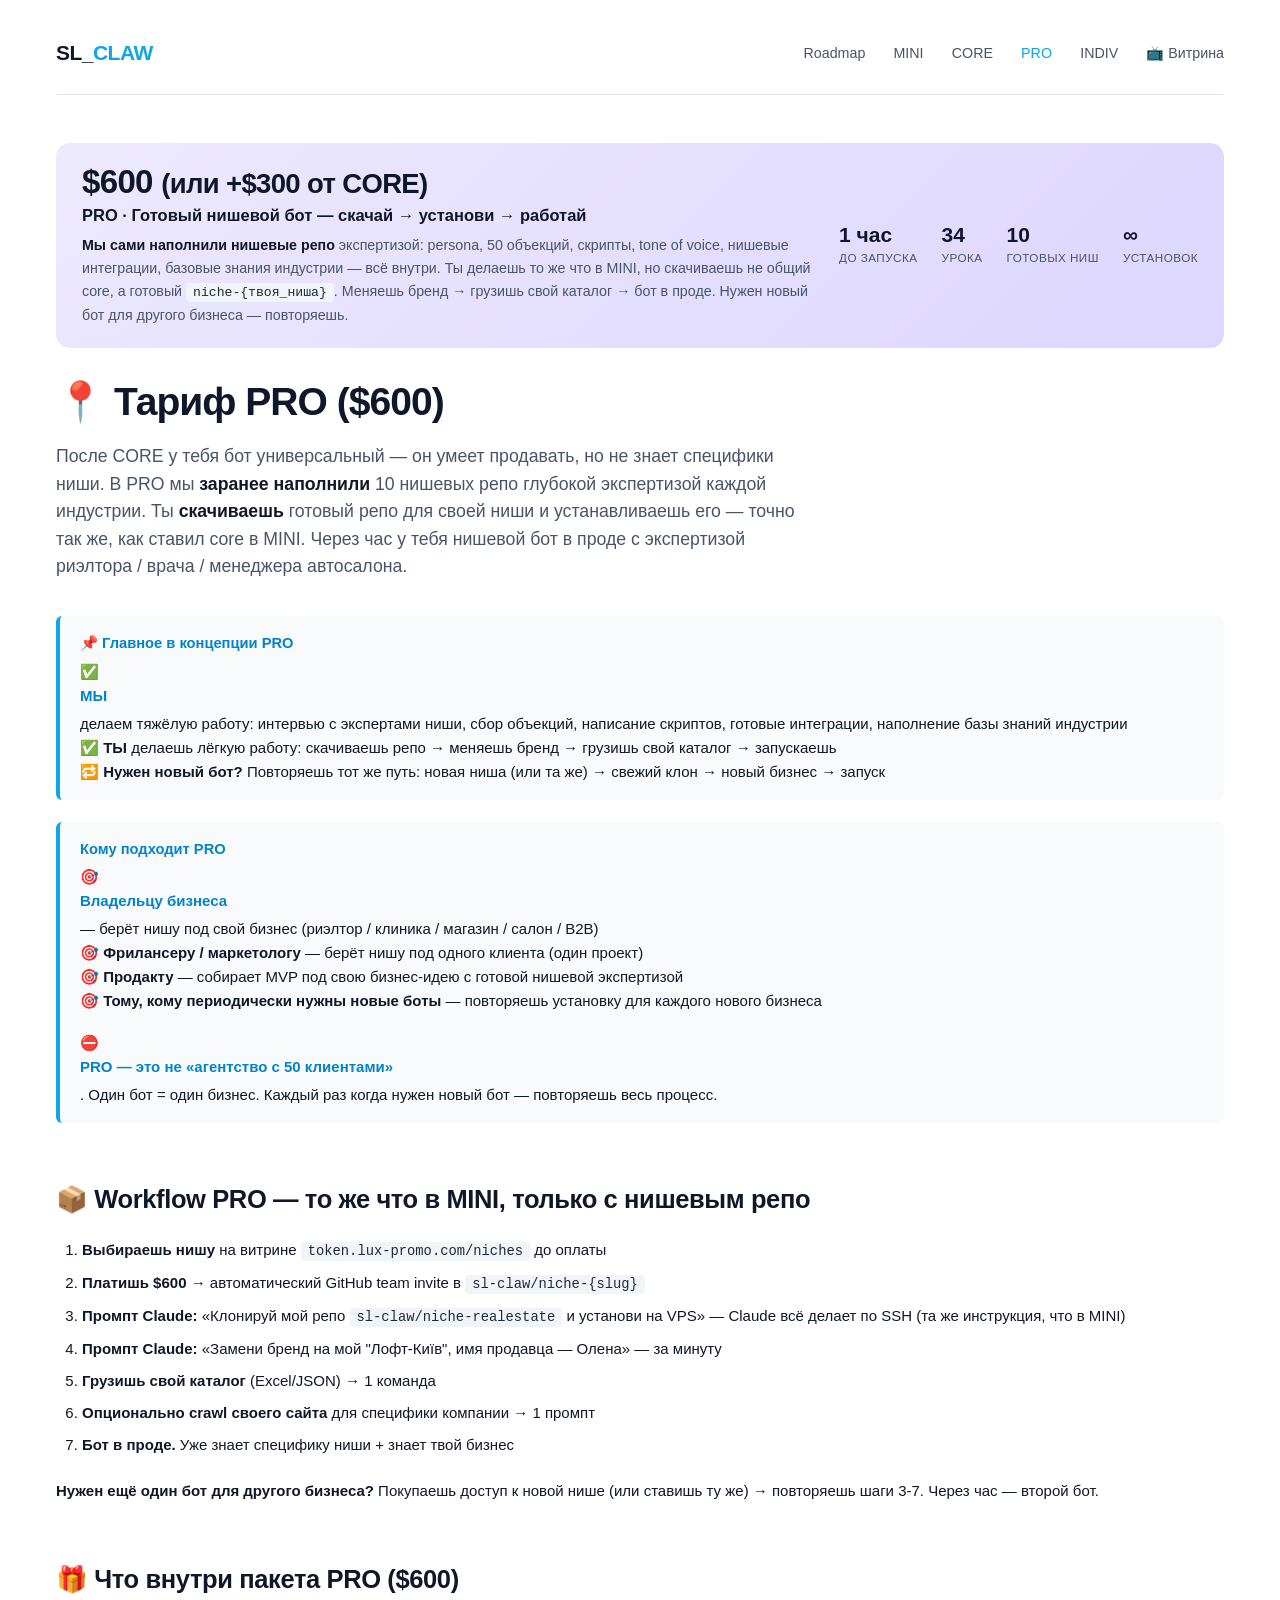
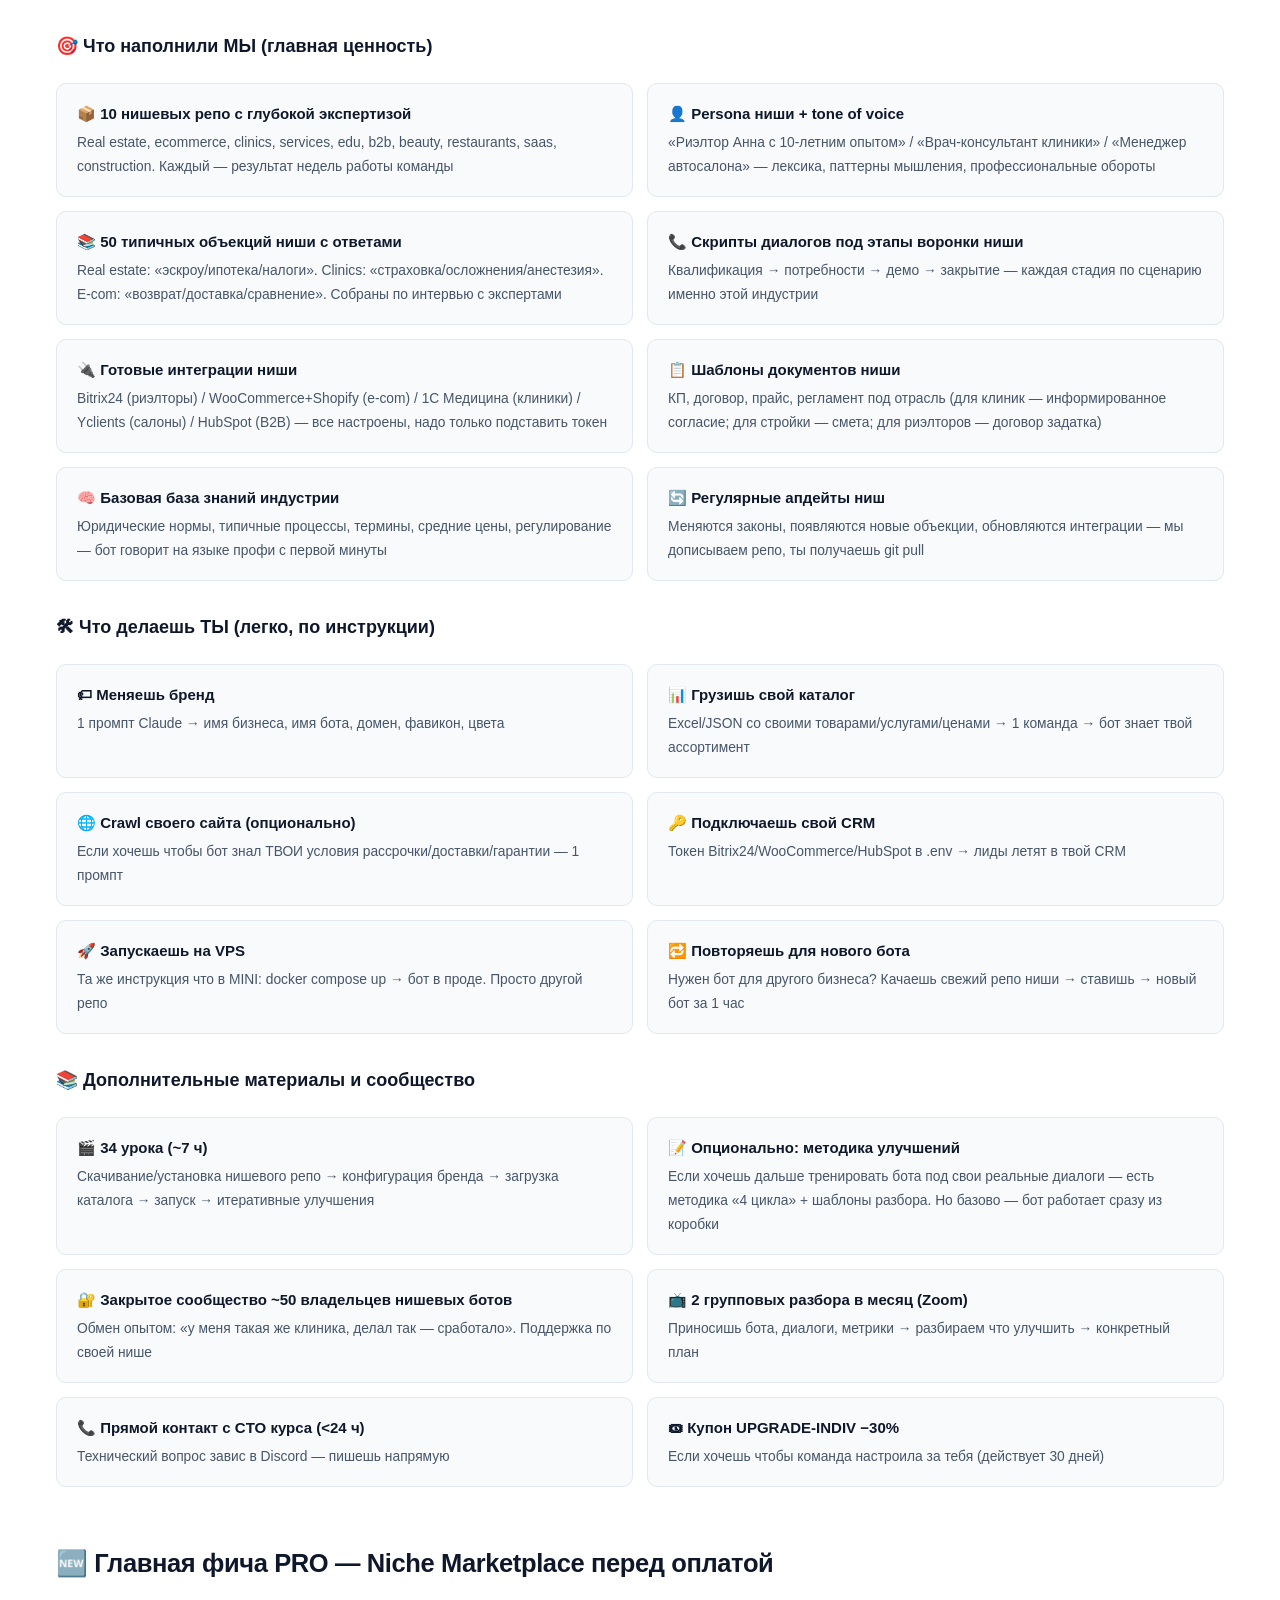
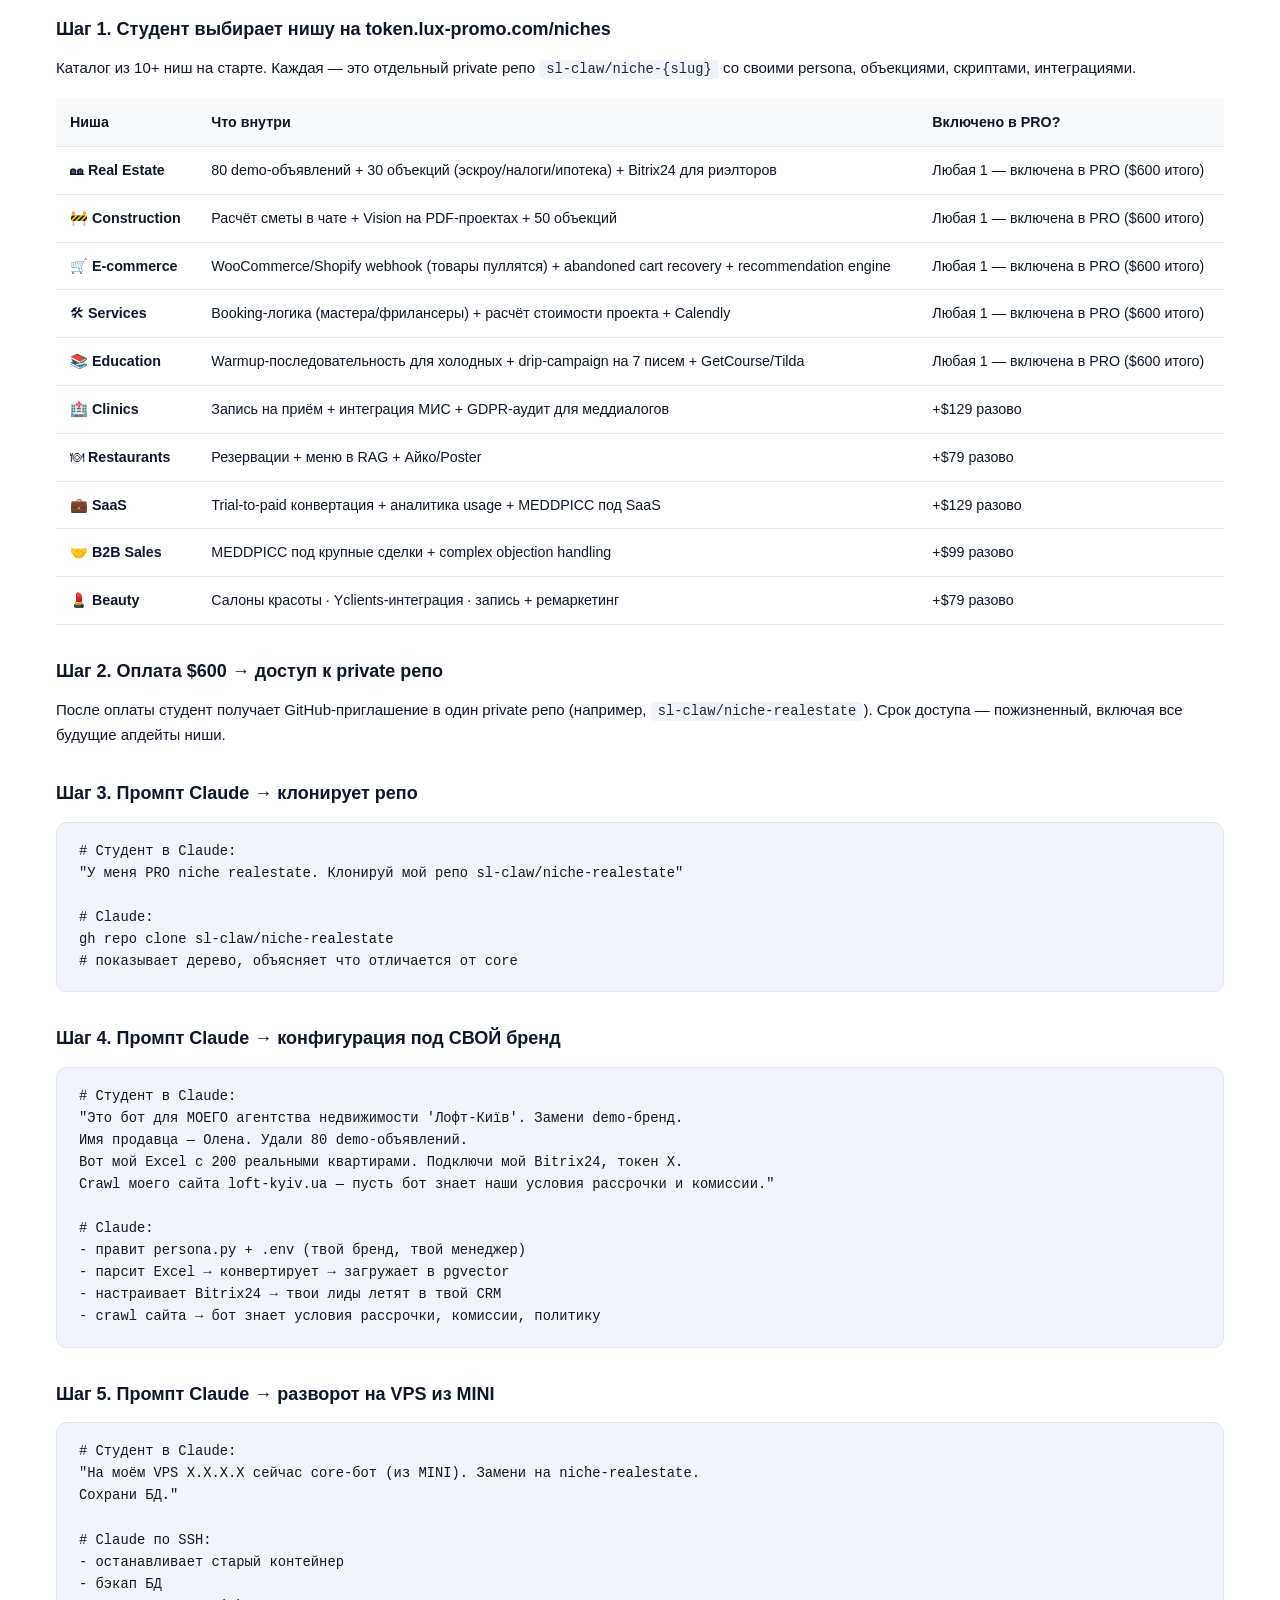
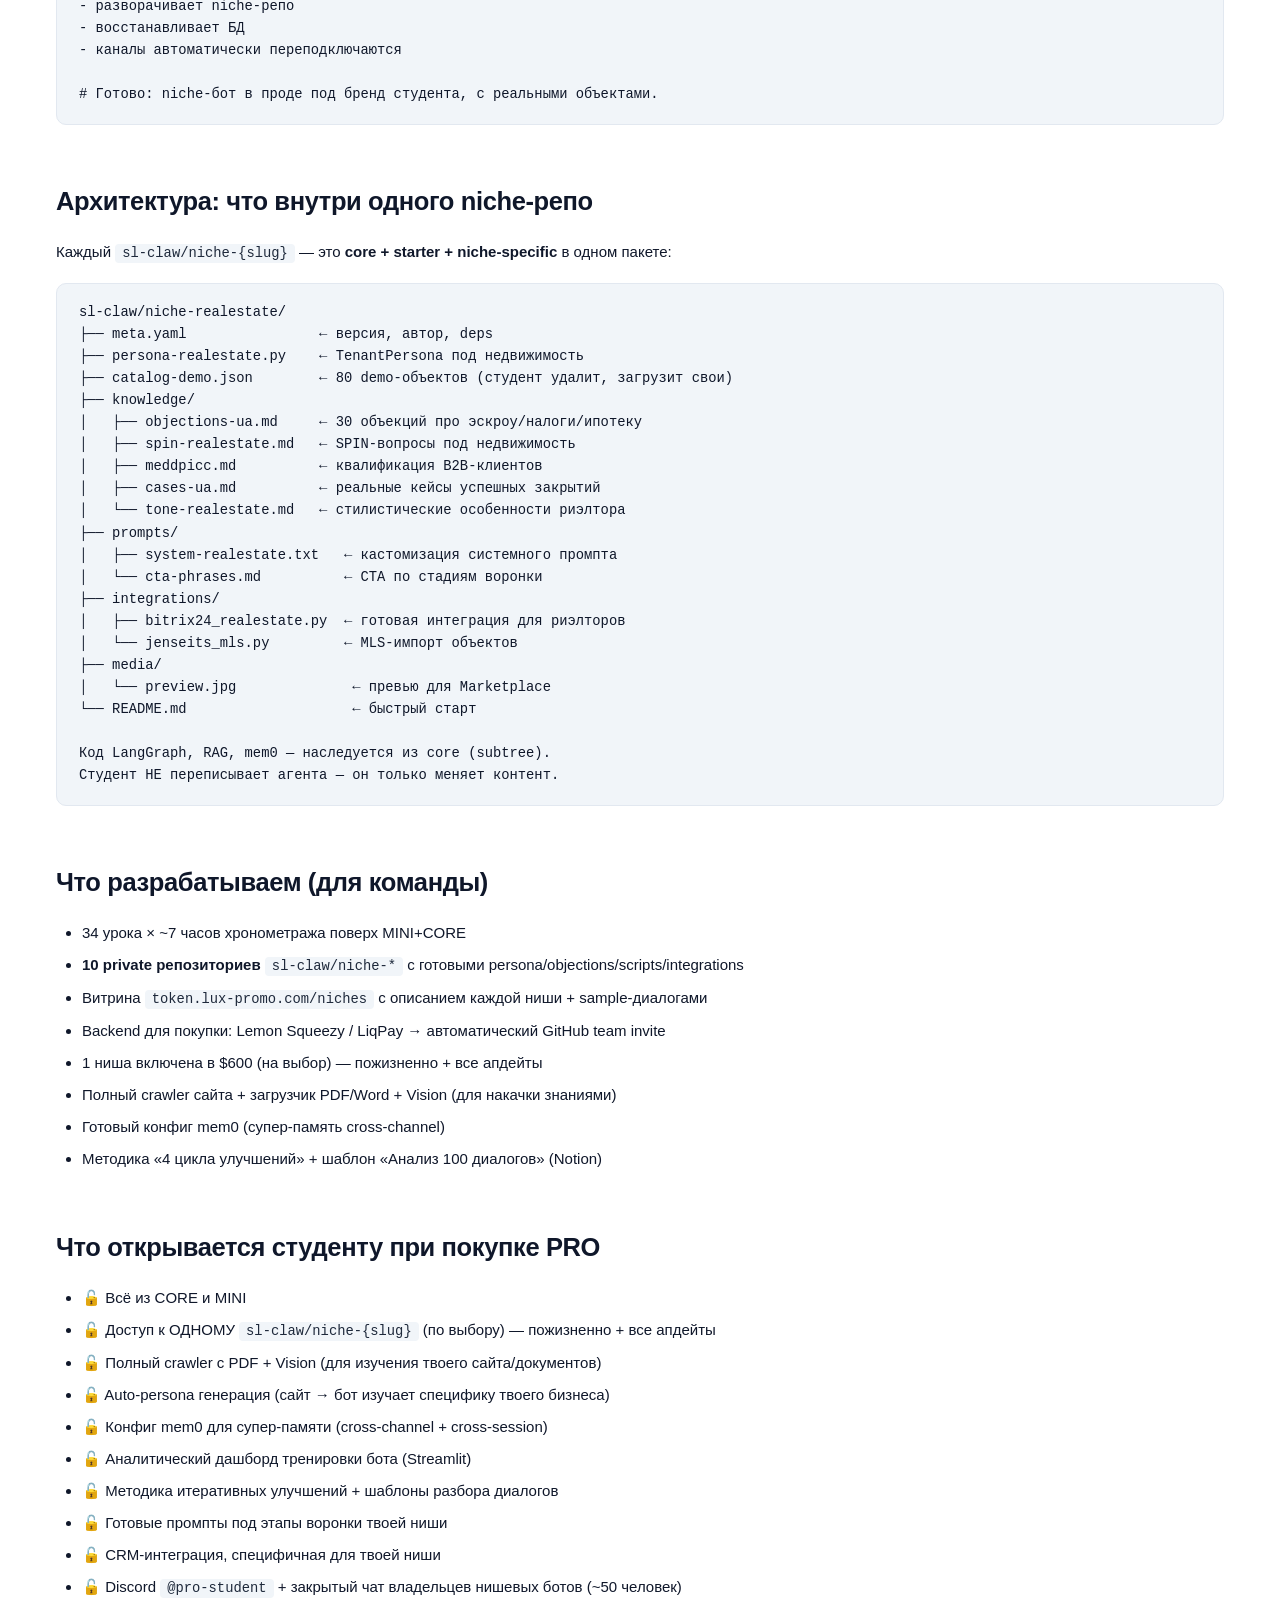
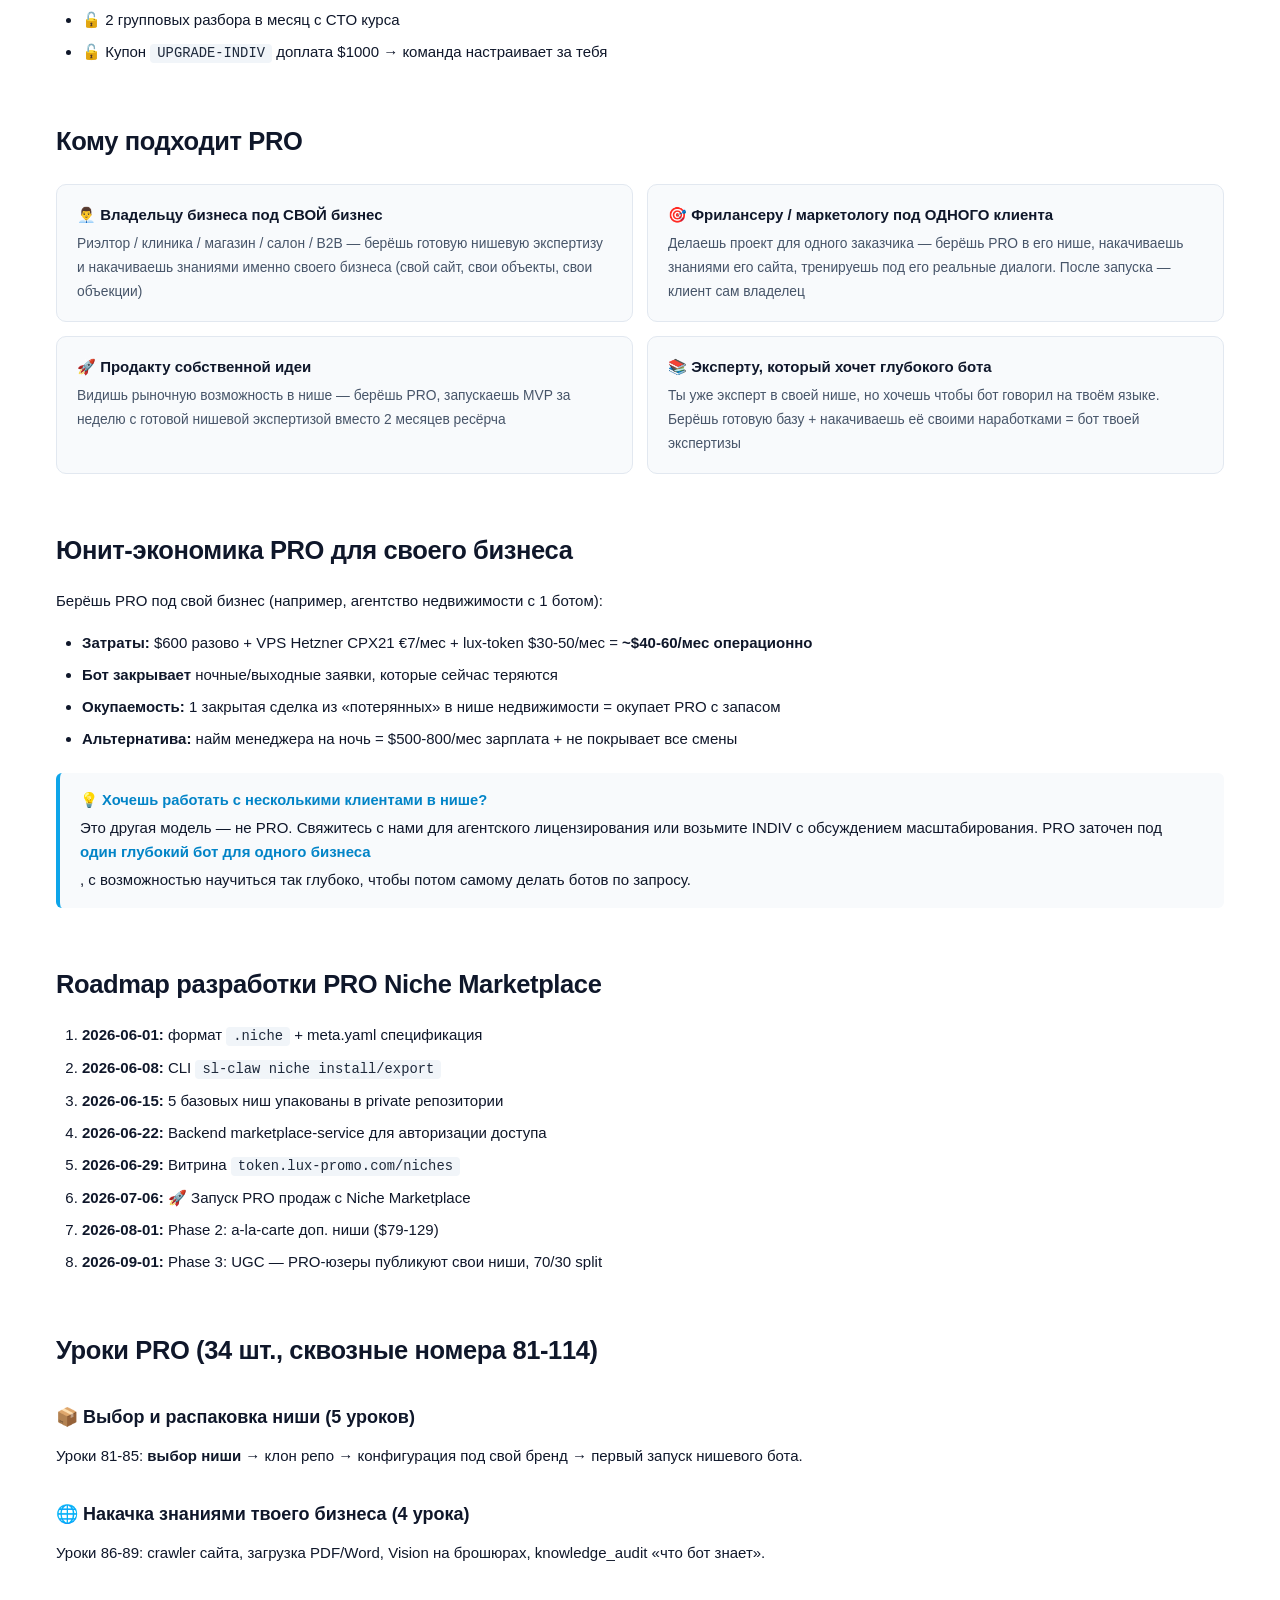
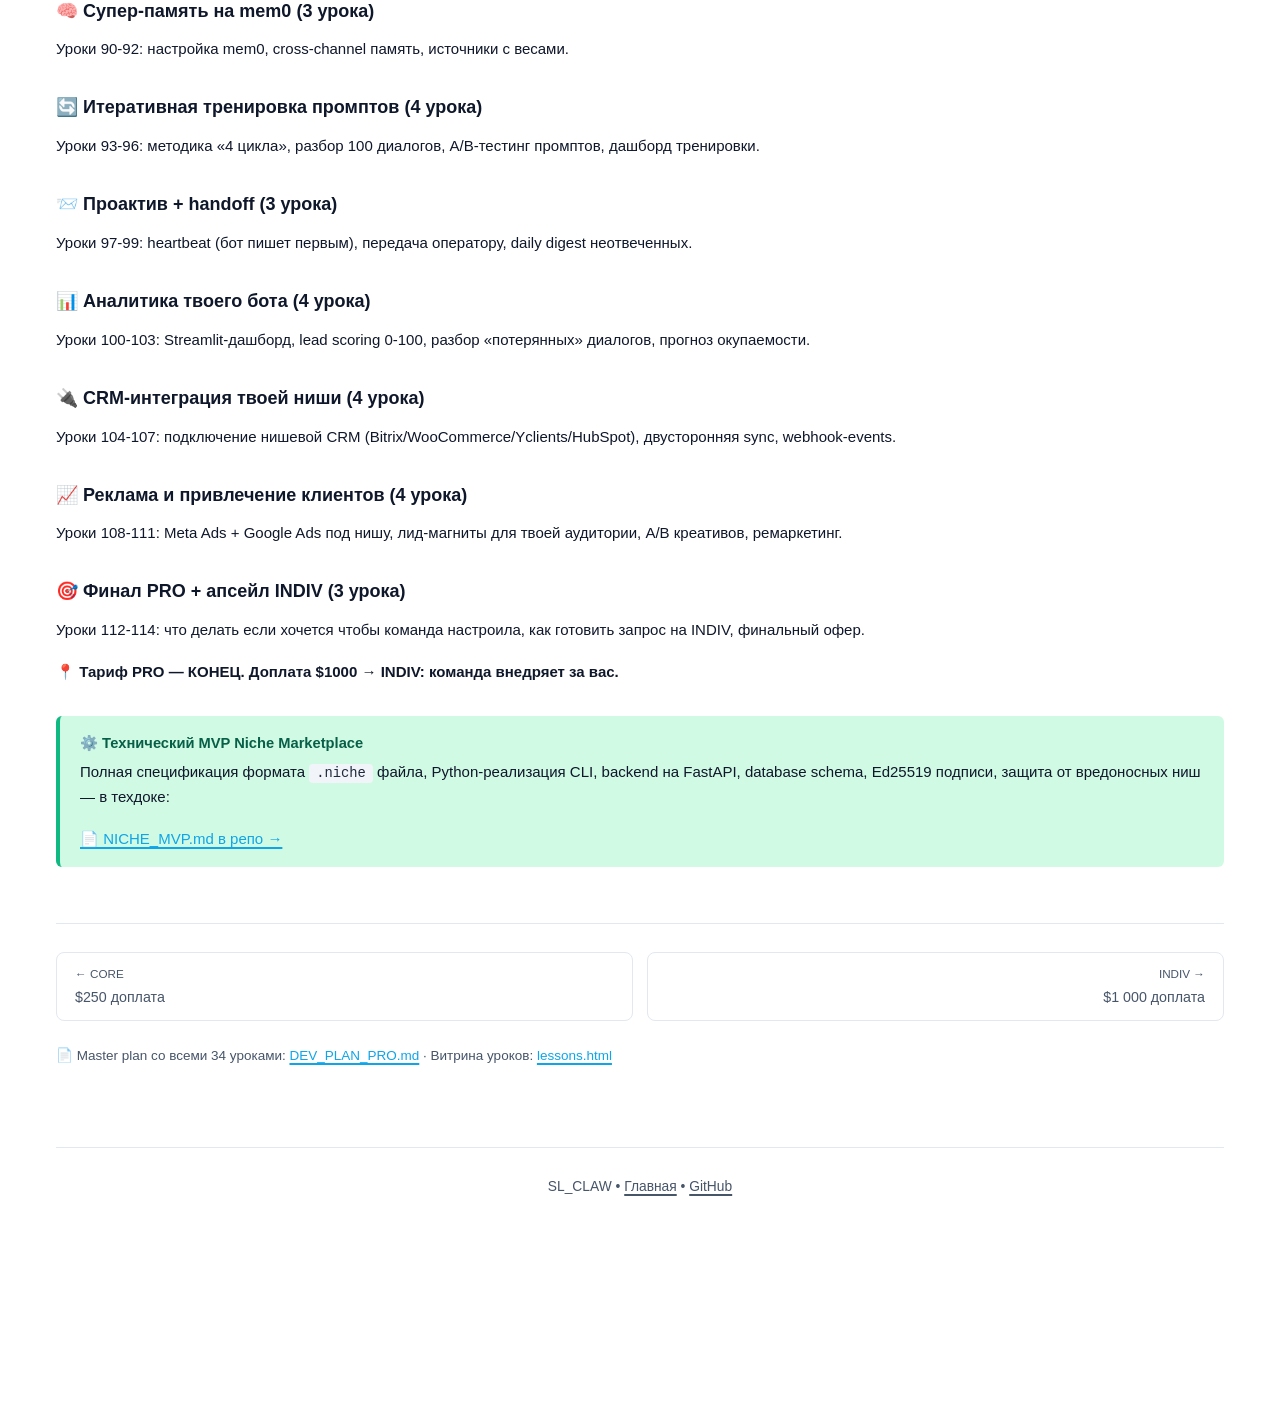
<file: tier-pro.html>
<!DOCTYPE html>
<html lang="ru">
<head>
  <meta charset="UTF-8">
  <meta name="viewport" content="width=device-width, initial-scale=1.0">
  <title>Tier PRO ($600) — выбор ниши перед оплатой → готовый репо · SL_CLAW</title>
  <link rel="stylesheet" href="styles.css">
</head>
<body>
  <div class="container">

    <header>
      <div class="logo"><a href="index.html">SL_<span class="accent">CLAW</span></a></div>
      <nav>
        <a href="index.html">Roadmap</a>
        <a href="tier-mini.html">MINI</a>
        <a href="tier-core.html">CORE</a>
        <a href="tier-pro.html" class="active">PRO</a>
        <a href="tier-impl.html">INDIV</a>
        <a href="lessons.html">📺 Витрина</a>
      </nav>
    </header>

    <main>

      <div class="tier-banner pro">
        <div class="tier-banner-info">
          <div class="tier-price">$600 <small>(или +$300 от CORE)</small></div>
          <div class="tier-name">PRO · Готовый нишевой бот — скачай → установи → работай</div>
          <div class="tier-desc">
            <strong>Мы сами наполнили нишевые репо</strong> экспертизой: persona, 50 объекций, скрипты,
            tone of voice, нишевые интеграции, базовые знания индустрии — всё внутри.
            Ты делаешь то же что в MINI, но скачиваешь не общий core, а готовый <code>niche-{твоя_ниша}</code>.
            Меняешь бренд → грузишь свой каталог → бот в проде. Нужен новый бот для другого бизнеса — повторяешь.
          </div>
        </div>
        <div class="tier-banner-stats">
          <div class="stat"><div class="stat-value">1 час</div><div class="stat-label">до запуска</div></div>
          <div class="stat"><div class="stat-value">34</div><div class="stat-label">урока</div></div>
          <div class="stat"><div class="stat-value">10</div><div class="stat-label">готовых ниш</div></div>
          <div class="stat"><div class="stat-value">∞</div><div class="stat-label">установок</div></div>
        </div>
      </div>

      <h1>📍 Тариф PRO ($600)</h1>
      <p class="lead">
        После CORE у тебя бот универсальный — он умеет продавать, но не знает специфики ниши.
        В PRO мы <strong>заранее наполнили</strong> 10 нишевых репо глубокой экспертизой каждой индустрии.
        Ты <strong>скачиваешь</strong> готовый репо для своей ниши и устанавливаешь его — точно так же, как ставил core в MINI.
        Через час у тебя нишевой бот в проде с экспертизой риэлтора / врача / менеджера автосалона.
      </p>

      <div class="callout">
        <strong>📌 Главное в концепции PRO</strong>
        <p>
          ✅ <strong>МЫ</strong> делаем тяжёлую работу: интервью с экспертами ниши, сбор объекций, написание скриптов, готовые интеграции, наполнение базы знаний индустрии<br>
          ✅ <strong>ТЫ</strong> делаешь лёгкую работу: скачиваешь репо → меняешь бренд → грузишь свой каталог → запускаешь<br>
          🔁 <strong>Нужен новый бот?</strong> Повторяешь тот же путь: новая ниша (или та же) → свежий клон → новый бизнес → запуск
        </p>
      </div>

      <div class="callout">
        <strong>Кому подходит PRO</strong>
        <p>
          🎯 <strong>Владельцу бизнеса</strong> — берёт нишу под свой бизнес (риэлтор / клиника / магазин / салон / B2B)<br>
          🎯 <strong>Фрилансеру / маркетологу</strong> — берёт нишу под одного клиента (один проект)<br>
          🎯 <strong>Продакту</strong> — собирает MVP под свою бизнес-идею с готовой нишевой экспертизой<br>
          🎯 <strong>Тому, кому периодически нужны новые боты</strong> — повторяешь установку для каждого нового бизнеса
        </p>
        <p style="margin-top: 12px;">
          ⛔ <strong>PRO — это не «агентство с 50 клиентами»</strong>. Один бот = один бизнес. Каждый раз когда нужен новый бот — повторяешь весь процесс.
        </p>
      </div>

      <h2>📦 Workflow PRO — то же что в MINI, только с нишевым репо</h2>
      <ol>
        <li><strong>Выбираешь нишу</strong> на витрине <code>token.lux-promo.com/niches</code> до оплаты</li>
        <li><strong>Платишь $600</strong> → автоматический GitHub team invite в <code>sl-claw/niche-{slug}</code></li>
        <li><strong>Промпт Claude:</strong> «Клонируй мой репо <code>sl-claw/niche-realestate</code> и установи на VPS» — Claude всё делает по SSH (та же инструкция, что в MINI)</li>
        <li><strong>Промпт Claude:</strong> «Замени бренд на мой "Лофт-Київ", имя продавца — Олена» — за минуту</li>
        <li><strong>Грузишь свой каталог</strong> (Excel/JSON) → 1 команда</li>
        <li><strong>Опционально crawl своего сайта</strong> для специфики компании → 1 промпт</li>
        <li><strong>Бот в проде.</strong> Уже знает специфику ниши + знает твой бизнес</li>
      </ol>
      <p><strong>Нужен ещё один бот для другого бизнеса?</strong> Покупаешь доступ к новой нише (или ставишь ту же) → повторяешь шаги 3-7. Через час — второй бот.</p>

      <h2>🎁 Что внутри пакета PRO ($600)</h2>

      <h3>🎯 Что наполнили МЫ (главная ценность)</h3>
      <div class="grid-2">
        <div class="feature">
          <strong>📦 10 нишевых репо с глубокой экспертизой</strong>
          <span>Real estate, ecommerce, clinics, services, edu, b2b, beauty, restaurants, saas, construction. Каждый — результат недель работы команды</span>
        </div>
        <div class="feature">
          <strong>👤 Persona ниши + tone of voice</strong>
          <span>«Риэлтор Анна с 10-летним опытом» / «Врач-консультант клиники» / «Менеджер автосалона» — лексика, паттерны мышления, профессиональные обороты</span>
        </div>
        <div class="feature">
          <strong>📚 50 типичных объекций ниши с ответами</strong>
          <span>Real estate: «эскроу/ипотека/налоги». Clinics: «страховка/осложнения/анестезия». E-com: «возврат/доставка/сравнение». Собраны по интервью с экспертами</span>
        </div>
        <div class="feature">
          <strong>📞 Скрипты диалогов под этапы воронки ниши</strong>
          <span>Квалификация → потребности → демо → закрытие — каждая стадия по сценарию именно этой индустрии</span>
        </div>
        <div class="feature">
          <strong>🔌 Готовые интеграции ниши</strong>
          <span>Bitrix24 (риэлторы) / WooCommerce+Shopify (e-com) / 1С Медицина (клиники) / Yclients (салоны) / HubSpot (B2B) — все настроены, надо только подставить токен</span>
        </div>
        <div class="feature">
          <strong>📋 Шаблоны документов ниши</strong>
          <span>КП, договор, прайс, регламент под отрасль (для клиник — информированное согласие; для стройки — смета; для риэлторов — договор задатка)</span>
        </div>
        <div class="feature">
          <strong>🧠 Базовая база знаний индустрии</strong>
          <span>Юридические нормы, типичные процессы, термины, средние цены, регулирование — бот говорит на языке профи с первой минуты</span>
        </div>
        <div class="feature">
          <strong>🔄 Регулярные апдейты ниш</strong>
          <span>Меняются законы, появляются новые объекции, обновляются интеграции — мы дописываем репо, ты получаешь git pull</span>
        </div>
      </div>

      <h3>🛠 Что делаешь ТЫ (легко, по инструкции)</h3>
      <div class="grid-2">
        <div class="feature">
          <strong>🏷 Меняешь бренд</strong>
          <span>1 промпт Claude → имя бизнеса, имя бота, домен, фавикон, цвета</span>
        </div>
        <div class="feature">
          <strong>📊 Грузишь свой каталог</strong>
          <span>Excel/JSON со своими товарами/услугами/ценами → 1 команда → бот знает твой ассортимент</span>
        </div>
        <div class="feature">
          <strong>🌐 Crawl своего сайта (опционально)</strong>
          <span>Если хочешь чтобы бот знал ТВОИ условия рассрочки/доставки/гарантии — 1 промпт</span>
        </div>
        <div class="feature">
          <strong>🔑 Подключаешь свой CRM</strong>
          <span>Токен Bitrix24/WooCommerce/HubSpot в .env → лиды летят в твой CRM</span>
        </div>
        <div class="feature">
          <strong>🚀 Запускаешь на VPS</strong>
          <span>Та же инструкция что в MINI: docker compose up → бот в проде. Просто другой репо</span>
        </div>
        <div class="feature">
          <strong>🔁 Повторяешь для нового бота</strong>
          <span>Нужен бот для другого бизнеса? Качаешь свежий репо ниши → ставишь → новый бот за 1 час</span>
        </div>
      </div>

      <h3>📚 Дополнительные материалы и сообщество</h3>
      <div class="grid-2">
        <div class="feature">
          <strong>🎬 34 урока (~7 ч)</strong>
          <span>Скачивание/установка нишевого репо → конфигурация бренда → загрузка каталога → запуск → итеративные улучшения</span>
        </div>
        <div class="feature">
          <strong>📝 Опционально: методика улучшений</strong>
          <span>Если хочешь дальше тренировать бота под свои реальные диалоги — есть методика «4 цикла» + шаблоны разбора. Но базово — бот работает сразу из коробки</span>
        </div>
        <div class="feature">
          <strong>🔐 Закрытое сообщество ~50 владельцев нишевых ботов</strong>
          <span>Обмен опытом: «у меня такая же клиника, делал так — сработало». Поддержка по своей нише</span>
        </div>
        <div class="feature">
          <strong>📺 2 групповых разбора в месяц (Zoom)</strong>
          <span>Приносишь бота, диалоги, метрики → разбираем что улучшить → конкретный план</span>
        </div>
        <div class="feature">
          <strong>📞 Прямой контакт с CTO курса (<24 ч)</strong>
          <span>Технический вопрос завис в Discord — пишешь напрямую</span>
        </div>
        <div class="feature">
          <strong>🎟 Купон UPGRADE-INDIV −30%</strong>
          <span>Если хочешь чтобы команда настроила за тебя (действует 30 дней)</span>
        </div>
      </div>

      <h2>🆕 Главная фича PRO — Niche Marketplace перед оплатой</h2>

      <h3>Шаг 1. Студент выбирает нишу на token.lux-promo.com/niches</h3>
      <p>Каталог из 10+ ниш на старте. Каждая — это отдельный private репо <code>sl-claw/niche-{slug}</code> со своими persona, объекциями, скриптами, интеграциями.</p>

      <table>
        <thead>
          <tr>
            <th>Ниша</th>
            <th>Что внутри</th>
            <th>Включено в PRO?</th>
          </tr>
        </thead>
        <tbody>
          <tr>
            <td>🏘 <strong>Real Estate</strong></td>
            <td>80 demo-объявлений + 30 объекций (эскроу/налоги/ипотека) + Bitrix24 для риэлторов</td>
            <td>Любая 1 — включена в PRO ($600 итого)</td>
          </tr>
          <tr>
            <td>🚧 <strong>Construction</strong></td>
            <td>Расчёт сметы в чате + Vision на PDF-проектах + 50 объекций</td>
            <td>Любая 1 — включена в PRO ($600 итого)</td>
          </tr>
          <tr>
            <td>🛒 <strong>E-commerce</strong></td>
            <td>WooCommerce/Shopify webhook (товары пуллятся) + abandoned cart recovery + recommendation engine</td>
            <td>Любая 1 — включена в PRO ($600 итого)</td>
          </tr>
          <tr>
            <td>🛠 <strong>Services</strong></td>
            <td>Booking-логика (мастера/фрилансеры) + расчёт стоимости проекта + Calendly</td>
            <td>Любая 1 — включена в PRO ($600 итого)</td>
          </tr>
          <tr>
            <td>📚 <strong>Education</strong></td>
            <td>Warmup-последовательность для холодных + drip-campaign на 7 писем + GetCourse/Tilda</td>
            <td>Любая 1 — включена в PRO ($600 итого)</td>
          </tr>
          <tr>
            <td>🏥 <strong>Clinics</strong></td>
            <td>Запись на приём + интеграция МИС + GDPR-аудит для меддиалогов</td>
            <td>+$129 разово</td>
          </tr>
          <tr>
            <td>🍽 <strong>Restaurants</strong></td>
            <td>Резервации + меню в RAG + Айко/Poster</td>
            <td>+$79 разово</td>
          </tr>
          <tr>
            <td>💼 <strong>SaaS</strong></td>
            <td>Trial-to-paid конвертация + аналитика usage + MEDDPICC под SaaS</td>
            <td>+$129 разово</td>
          </tr>
          <tr>
            <td>🤝 <strong>B2B Sales</strong></td>
            <td>MEDDPICC под крупные сделки + complex objection handling</td>
            <td>+$99 разово</td>
          </tr>
          <tr>
            <td>💄 <strong>Beauty</strong></td>
            <td>Салоны красоты · Yclients-интеграция · запись + ремаркетинг</td>
            <td>+$79 разово</td>
          </tr>
        </tbody>
      </table>

      <h3>Шаг 2. Оплата $600 → доступ к private репо</h3>
      <p>После оплаты студент получает GitHub-приглашение в один private репо (например, <code>sl-claw/niche-realestate</code>). Срок доступа — пожизненный, включая все будущие апдейты ниши.</p>

      <h3>Шаг 3. Промпт Claude → клонирует репо</h3>

<pre><code># Студент в Claude:
"У меня PRO niche realestate. Клонируй мой репо sl-claw/niche-realestate"

# Claude:
gh repo clone sl-claw/niche-realestate
# показывает дерево, объясняет что отличается от core</code></pre>

      <h3>Шаг 4. Промпт Claude → конфигурация под СВОЙ бренд</h3>

<pre><code># Студент в Claude:
"Это бот для МОЕГО агентства недвижимости 'Лофт-Київ'. Замени demo-бренд.
Имя продавца — Олена. Удали 80 demo-объявлений.
Вот мой Excel с 200 реальными квартирами. Подключи мой Bitrix24, токен X.
Crawl моего сайта loft-kyiv.ua — пусть бот знает наши условия рассрочки и комиссии."

# Claude:
- правит persona.py + .env (твой бренд, твой менеджер)
- парсит Excel → конвертирует → загружает в pgvector
- настраивает Bitrix24 → твои лиды летят в твой CRM
- crawl сайта → бот знает условия рассрочки, комиссии, политику</code></pre>

      <h3>Шаг 5. Промпт Claude → разворот на VPS из MINI</h3>

<pre><code># Студент в Claude:
"На моём VPS X.X.X.X сейчас core-бот (из MINI). Замени на niche-realestate.
Сохрани БД."

# Claude по SSH:
- останавливает старый контейнер
- бэкап БД
- разворачивает niche-репо
- восстанавливает БД
- каналы автоматически переподключаются

# Готово: niche-бот в проде под бренд студента, с реальными объектами.</code></pre>

      <h2>Архитектура: что внутри одного niche-репо</h2>

      <p>Каждый <code>sl-claw/niche-{slug}</code> — это <strong>core + starter + niche-specific</strong> в одном пакете:</p>

<pre><code>sl-claw/niche-realestate/
├── meta.yaml                ← версия, автор, deps
├── persona-realestate.py    ← TenantPersona под недвижимость
├── catalog-demo.json        ← 80 demo-объектов (студент удалит, загрузит свои)
├── knowledge/
│   ├── objections-ua.md     ← 30 объекций про эскроу/налоги/ипотеку
│   ├── spin-realestate.md   ← SPIN-вопросы под недвижимость
│   ├── meddpicc.md          ← квалификация B2B-клиентов
│   ├── cases-ua.md          ← реальные кейсы успешных закрытий
│   └── tone-realestate.md   ← стилистические особенности риэлтора
├── prompts/
│   ├── system-realestate.txt   ← кастомизация системного промпта
│   └── cta-phrases.md          ← CTA по стадиям воронки
├── integrations/
│   ├── bitrix24_realestate.py  ← готовая интеграция для риэлторов
│   └── jenseits_mls.py         ← MLS-импорт объектов
├── media/
│   └── preview.jpg              ← превью для Marketplace
└── README.md                    ← быстрый старт

Код LangGraph, RAG, mem0 — наследуется из core (subtree).
Студент НЕ переписывает агента — он только меняет контент.</code></pre>

      <h2>Что разрабатываем (для команды)</h2>
      <ul>
        <li>34 урока × ~7 часов хронометража поверх MINI+CORE</li>
        <li><strong>10 private репозиториев</strong> <code>sl-claw/niche-*</code> с готовыми persona/objections/scripts/integrations</li>
        <li>Витрина <code>token.lux-promo.com/niches</code> с описанием каждой ниши + sample-диалогами</li>
        <li>Backend для покупки: Lemon Squeezy / LiqPay → автоматический GitHub team invite</li>
        <li>1 ниша включена в $600 (на выбор) — пожизненно + все апдейты</li>
        <li>Полный crawler сайта + загрузчик PDF/Word + Vision (для накачки знаниями)</li>
        <li>Готовый конфиг mem0 (супер-память cross-channel)</li>
        <li>Методика «4 цикла улучшений» + шаблон «Анализ 100 диалогов» (Notion)</li>
      </ul>

      <h2>Что открывается студенту при покупке PRO</h2>
      <ul>
        <li>🔓 Всё из CORE и MINI</li>
        <li>🔓 Доступ к ОДНОМУ <code>sl-claw/niche-{slug}</code> (по выбору) — пожизненно + все апдейты</li>
        <li>🔓 Полный crawler с PDF + Vision (для изучения твоего сайта/документов)</li>
        <li>🔓 Auto-persona генерация (сайт → бот изучает специфику твоего бизнеса)</li>
        <li>🔓 Конфиг mem0 для супер-памяти (cross-channel + cross-session)</li>
        <li>🔓 Аналитический дашборд тренировки бота (Streamlit)</li>
        <li>🔓 Методика итеративных улучшений + шаблоны разбора диалогов</li>
        <li>🔓 Готовые промпты под этапы воронки твоей ниши</li>
        <li>🔓 CRM-интеграция, специфичная для твоей ниши</li>
        <li>🔓 Discord <code>@pro-student</code> + закрытый чат владельцев нишевых ботов (~50 человек)</li>
        <li>🔓 2 групповых разбора в месяц с CTO курса</li>
        <li>🔓 Купон <code>UPGRADE-INDIV</code> доплата $1000 → команда настраивает за тебя</li>
      </ul>

      <h2>Кому подходит PRO</h2>
      <div class="grid-2">
        <div class="feature">
          <strong>👨‍💼 Владельцу бизнеса под СВОЙ бизнес</strong>
          <span>Риэлтор / клиника / магазин / салон / B2B — берёшь готовую нишевую экспертизу и накачиваешь знаниями именно своего бизнеса (свой сайт, свои объекты, свои объекции)</span>
        </div>
        <div class="feature">
          <strong>🎯 Фрилансеру / маркетологу под ОДНОГО клиента</strong>
          <span>Делаешь проект для одного заказчика — берёшь PRO в его нише, накачиваешь знаниями его сайта, тренируешь под его реальные диалоги. После запуска — клиент сам владелец</span>
        </div>
        <div class="feature">
          <strong>🚀 Продакту собственной идеи</strong>
          <span>Видишь рыночную возможность в нише — берёшь PRO, запускаешь MVP за неделю с готовой нишевой экспертизой вместо 2 месяцев ресёрча</span>
        </div>
        <div class="feature">
          <strong>📚 Эксперту, который хочет глубокого бота</strong>
          <span>Ты уже эксперт в своей нише, но хочешь чтобы бот говорил на твоём языке. Берёшь готовую базу + накачиваешь её своими наработками = бот твоей экспертизы</span>
        </div>
      </div>

      <h2>Юнит-экономика PRO для своего бизнеса</h2>
      <p>Берёшь PRO под свой бизнес (например, агентство недвижимости с 1 ботом):</p>
      <ul>
        <li><strong>Затраты:</strong> $600 разово + VPS Hetzner CPX21 €7/мес + lux-token $30-50/мес = <strong>~$40-60/мес операционно</strong></li>
        <li><strong>Бот закрывает</strong> ночные/выходные заявки, которые сейчас теряются</li>
        <li><strong>Окупаемость:</strong> 1 закрытая сделка из «потерянных» в нише недвижимости = окупает PRO с запасом</strong></li>
        <li><strong>Альтернатива:</strong> найм менеджера на ночь = $500-800/мес зарплата + не покрывает все смены</strong></li>
      </ul>

      <div class="callout">
        <strong>💡 Хочешь работать с несколькими клиентами в нише?</strong>
        <p>Это другая модель — не PRO. Свяжитесь с нами для агентского лицензирования или возьмите INDIV с обсуждением масштабирования. PRO заточен под <strong>один глубокий бот для одного бизнеса</strong>, с возможностью научиться так глубоко, чтобы потом самому делать ботов по запросу.</p>
      </div>

      <h2>Roadmap разработки PRO Niche Marketplace</h2>
      <ol>
        <li><strong>2026-06-01:</strong> формат <code>.niche</code> + meta.yaml спецификация</li>
        <li><strong>2026-06-08:</strong> CLI <code>sl-claw niche install/export</code></li>
        <li><strong>2026-06-15:</strong> 5 базовых ниш упакованы в private репозитории</li>
        <li><strong>2026-06-22:</strong> Backend marketplace-service для авторизации доступа</li>
        <li><strong>2026-06-29:</strong> Витрина <code>token.lux-promo.com/niches</code></li>
        <li><strong>2026-07-06:</strong> 🚀 Запуск PRO продаж с Niche Marketplace</li>
        <li><strong>2026-08-01:</strong> Phase 2: a-la-carte доп. ниши ($79-129)</li>
        <li><strong>2026-09-01:</strong> Phase 3: UGC — PRO-юзеры публикуют свои ниши, 70/30 split</li>
      </ol>

      <h2>Уроки PRO (34 шт., сквозные номера 81-114)</h2>

      <h3>📦 Выбор и распаковка ниши (5 уроков)</h3>
      <p>Уроки 81-85: <strong>выбор ниши</strong> → клон репо → конфигурация под свой бренд → первый запуск нишевого бота.</p>

      <h3>🌐 Накачка знаниями твоего бизнеса (4 урока)</h3>
      <p>Уроки 86-89: crawler сайта, загрузка PDF/Word, Vision на брошюрах, knowledge_audit «что бот знает».</p>

      <h3>🧠 Супер-память на mem0 (3 урока)</h3>
      <p>Уроки 90-92: настройка mem0, cross-channel память, источники с весами.</p>

      <h3>🔄 Итеративная тренировка промптов (4 урока)</h3>
      <p>Уроки 93-96: методика «4 цикла», разбор 100 диалогов, A/B-тестинг промптов, дашборд тренировки.</p>

      <h3>📨 Проактив + handoff (3 урока)</h3>
      <p>Уроки 97-99: heartbeat (бот пишет первым), передача оператору, daily digest неотвеченных.</p>

      <h3>📊 Аналитика твоего бота (4 урока)</h3>
      <p>Уроки 100-103: Streamlit-дашборд, lead scoring 0-100, разбор «потерянных» диалогов, прогноз окупаемости.</p>

      <h3>🔌 CRM-интеграция твоей ниши (4 урока)</h3>
      <p>Уроки 104-107: подключение нишевой CRM (Bitrix/WooCommerce/Yclients/HubSpot), двусторонняя sync, webhook-events.</p>

      <h3>📈 Реклама и привлечение клиентов (4 урока)</h3>
      <p>Уроки 108-111: Meta Ads + Google Ads под нишу, лид-магниты для твоей аудитории, A/B креативов, ремаркетинг.</p>

      <h3>🎯 Финал PRO + апсейл INDIV (3 урока)</h3>
      <p>Уроки 112-114: что делать если хочется чтобы команда настроила, как готовить запрос на INDIV, финальный офер.</p>

      <p>📍 <strong>Тариф PRO — КОНЕЦ. Доплата $1000 → INDIV: команда внедряет за вас.</strong></p>

      <div class="callout success" style="margin-top: 32px;">
        <strong>⚙️ Технический MVP Niche Marketplace</strong>
        <p>Полная спецификация формата <code>.niche</code> файла, Python-реализация CLI, backend на FastAPI, database schema, Ed25519 подписи, защита от вредоносных ниш — в техдоке:</p>
        <p><a href="https://github.com/sl-claw/sl_claw_roadmapp/blob/main/NICHE_MVP.md" target="_blank" rel="noopener">📄 NICHE_MVP.md в репо →</a></p>
      </div>

      <div class="pager">
        <a href="tier-core.html">
          <small>← CORE</small>
          $250 доплата
        </a>
        <a href="tier-impl.html" class="next">
          <small>INDIV →</small>
          $1 000 доплата
        </a>
      </div>

      <p style="margin-top: 24px; color: var(--text-muted); font-size: 0.9rem;">
        📄 Master plan со всеми 34 уроками: <a href="https://github.com/sl-claw/sl_claw_roadmapp/blob/main/DEV_PLAN_PRO.md" target="_blank" rel="noopener">DEV_PLAN_PRO.md</a> · Витрина уроков: <a href="lessons.html">lessons.html</a>
      </p>

    </main>

    <footer>
      SL_CLAW • <a href="index.html">Главная</a> • <a href="https://github.com/sl-claw/sl_claw_roadmapp">GitHub</a>
    </footer>

  </div>
</body>
</html>
</file>
<file: styles.css>
:root {
  --bg: #ffffff;
  --bg-soft: #f8fafc;
  --bg-code: #f1f5f9;
  --text: #0f172a;
  --text-muted: #475569;
  --primary: #0ea5e9;
  --primary-dark: #0284c7;
  --primary-soft: #e0f2fe;
  --border: #e2e8f0;
  --warning-bg: #fef3c7;
  --warning-bd: #f59e0b;
  --success-bg: #d1fae5;
  --success-bd: #10b981;
  --danger-bg: #fee2e2;
  --danger-bd: #ef4444;
  --gold-bg: #fef9c3;
  --gold-bd: #eab308;
}

* {
  box-sizing: border-box;
  margin: 0;
  padding: 0;
}

html {
  font-size: 15px;
  scroll-behavior: smooth;
}

body {
  font-family: -apple-system, BlinkMacSystemFont, "Segoe UI", "Inter", Roboto, sans-serif;
  background: var(--bg);
  color: var(--text);
  line-height: 1.6;
  -webkit-font-smoothing: antialiased;
  -moz-osx-font-smoothing: grayscale;
  text-rendering: optimizeLegibility;
}

/* Full-width — растягиваемся на весь экран */
.container {
  max-width: none;
  margin: 0;
  padding: 28px 56px 96px;
}

/* Step-страницы — тоже full-width, но lead-параграфы и pre будут уже */
.container.narrow {
  max-width: none;
  padding: 28px 56px 96px;
}

/* На step-страницах ограничим длинный текст для читаемости */
.container.narrow main > p,
.container.narrow main > h2,
.container.narrow main > h3,
.container.narrow main > ul,
.container.narrow main > ol,
.container.narrow main > pre,
.container.narrow main > .callout,
.container.narrow main > table {
  max-width: 1100px;
}

.container.narrow main > .lead {
  max-width: 900px;
}

header {
  display: flex;
  justify-content: space-between;
  align-items: center;
  padding: 8px 0 24px;
  margin-bottom: 48px;
  border-bottom: 1px solid var(--border);
}

.logo {
  font-size: 1.4rem;
  font-weight: 800;
  letter-spacing: -0.025em;
}

.logo a {
  color: var(--text);
  text-decoration: none;
}

.logo .accent {
  color: var(--primary);
}

nav a {
  color: var(--text-muted);
  text-decoration: none;
  margin-left: 24px;
  font-size: 0.95rem;
  font-weight: 500;
  transition: color 0.15s;
}

nav a:hover,
nav a.active {
  color: var(--primary);
}

h1 {
  font-size: 2.6rem;
  font-weight: 800;
  letter-spacing: -0.025em;
  line-height: 1.15;
  margin-bottom: 18px;
}

.lead {
  font-size: 1.18rem;
  color: var(--text-muted);
  margin-bottom: 36px;
  line-height: 1.55;
  max-width: 760px;
}

h2 {
  font-size: 1.7rem;
  font-weight: 700;
  letter-spacing: -0.015em;
  margin-top: 56px;
  margin-bottom: 18px;
}

h3 {
  font-size: 1.2rem;
  font-weight: 600;
  margin-top: 32px;
  margin-bottom: 12px;
}

p {
  margin-bottom: 18px;
  font-size: 1rem;
}

.lead + p {
  font-size: 1.05rem;
}

a {
  color: var(--primary);
  text-decoration: underline;
  text-decoration-thickness: 1.5px;
  text-underline-offset: 3px;
}

a:hover {
  color: var(--primary-dark);
}

ul, ol {
  margin: 16px 0 22px 26px;
}

li {
  margin-bottom: 8px;
  font-size: 1rem;
}

li ul, li ol {
  margin-top: 8px;
}

strong {
  font-weight: 700;
  color: var(--text);
}

code {
  background: var(--bg-code);
  padding: 2px 7px;
  border-radius: 4px;
  font-family: "SF Mono", Menlo, Consolas, "Courier New", monospace;
  font-size: 0.92em;
  color: #1e293b;
}

pre {
  background: var(--bg-code);
  padding: 18px 22px;
  border-radius: 10px;
  overflow-x: auto;
  margin: 14px 0 22px;
  font-size: 0.92rem;
  line-height: 1.6;
  border: 1px solid var(--border);
}

pre code {
  background: none;
  padding: 0;
  font-size: inherit;
  color: inherit;
}

/* ========== Callouts ========== */

.callout {
  background: var(--bg-soft);
  border-left: 4px solid var(--primary);
  padding: 16px 20px;
  border-radius: 6px;
  margin: 22px 0;
  font-size: 0.98rem;
}

.callout p:last-child {
  margin-bottom: 0;
}

.callout strong:first-child {
  display: block;
  margin-bottom: 4px;
  color: var(--primary-dark);
}

.callout.warning  { background: var(--warning-bg); border-color: var(--warning-bd); }
.callout.warning  strong:first-child { color: #92400e; }
.callout.success  { background: var(--success-bg); border-color: var(--success-bd); }
.callout.success  strong:first-child { color: #065f46; }
.callout.danger   { background: var(--danger-bg);  border-color: var(--danger-bd); }
.callout.danger   strong:first-child { color: #991b1b; }

/* ========== Buttons ========== */

.btn {
  display: inline-block;
  background: var(--primary);
  color: white !important;
  padding: 14px 28px;
  border-radius: 10px;
  text-decoration: none;
  font-weight: 600;
  font-size: 1rem;
  margin-top: 8px;
  margin-right: 10px;
  transition: background 0.15s, transform 0.15s;
}

.btn:hover {
  background: var(--primary-dark);
  transform: translateY(-1px);
}

.btn.secondary {
  background: var(--bg-soft);
  color: var(--text) !important;
  border: 1.5px solid var(--border);
}

.btn.secondary:hover {
  background: var(--border);
}

/* ========== Steps list (главная) ========== */

.steps-list {
  list-style: none;
  margin: 28px 0;
  padding: 0;
  display: grid;
  grid-template-columns: repeat(2, 1fr);
  gap: 12px;
}

.steps-list li {
  padding: 0;
  margin-bottom: 0;
}

.steps-list a {
  display: flex;
  align-items: flex-start;
  gap: 18px;
  background: var(--bg-soft);
  border: 1.5px solid var(--border);
  border-radius: 12px;
  padding: 18px 22px;
  text-decoration: none;
  color: var(--text);
  transition: border-color 0.15s, background 0.15s, transform 0.15s;
  height: 100%;
}

.steps-list a:hover {
  border-color: var(--primary);
  background: white;
  transform: translateY(-1px);
}

.step-num {
  font-weight: 800;
  color: var(--primary);
  font-size: 1.4rem;
  min-width: 36px;
  line-height: 1;
}

.step-body {
  flex: 1;
}

.step-body strong {
  display: block;
  font-size: 1.05rem;
  margin-bottom: 4px;
  color: var(--text);
}

.step-body span {
  color: var(--text-muted);
  font-size: 0.92rem;
  line-height: 1.5;
  display: block;
}

/* ========== Generic grids ========== */

.grid-2 { display: grid; grid-template-columns: repeat(2, 1fr); gap: 14px; margin: 22px 0; }
.grid-3 { display: grid; grid-template-columns: repeat(3, 1fr); gap: 14px; margin: 22px 0; }
.grid-4 { display: grid; grid-template-columns: repeat(4, 1fr); gap: 14px; margin: 22px 0; }

.feature {
  background: var(--bg-soft);
  border: 1px solid var(--border);
  border-radius: 10px;
  padding: 18px 20px;
}

.feature strong {
  display: block;
  margin-bottom: 4px;
  color: var(--text);
  font-size: 1rem;
}

.feature span {
  color: var(--text-muted);
  font-size: 0.92rem;
  line-height: 1.55;
}

/* ========== Dev plan tiers (для команды разработки курса) ========== */

.dev-tiers {
  display: grid;
  grid-template-columns: repeat(2, 1fr);
  gap: 18px;
  margin: 28px 0;
}

.dev-tier {
  border: 1.5px solid var(--border);
  border-radius: 14px;
  padding: 24px 26px;
  background: white;
  display: flex;
  flex-direction: column;
}

.dev-tier:hover { border-color: var(--primary); }

.dev-tier-head {
  display: flex;
  align-items: baseline;
  justify-content: space-between;
  gap: 14px;
  margin-bottom: 14px;
  border-bottom: 1px solid var(--border);
  padding-bottom: 14px;
}

.dev-tier-head .price {
  font-size: 1.6rem;
  font-weight: 800;
  letter-spacing: -0.02em;
  color: var(--text);
}

.dev-tier-head .name {
  font-weight: 700;
  font-size: 1rem;
  color: var(--text-muted);
}

.dev-status {
  display: inline-block;
  padding: 4px 10px;
  border-radius: 999px;
  font-size: 0.78rem;
  font-weight: 600;
  white-space: nowrap;
}

.dev-status.done       { background: var(--success-bg);  color: #065f46; }
.dev-status.progress   { background: #dbeafe;            color: #1e40af; }
.dev-status.planned    { background: var(--bg-soft);     color: var(--text-muted); }
.dev-status.blocked    { background: var(--danger-bg);   color: #991b1b; }

.dev-tier-meta {
  display: flex;
  flex-wrap: wrap;
  gap: 6px 18px;
  font-size: 0.85rem;
  color: var(--text-muted);
  margin-bottom: 16px;
}

.dev-tier-meta strong { color: var(--text); font-weight: 600; }

.dev-section {
  margin-bottom: 14px;
}

.dev-section h4 {
  font-size: 0.82rem;
  font-weight: 700;
  text-transform: uppercase;
  letter-spacing: 0.04em;
  color: var(--text-muted);
  margin-bottom: 8px;
}

.dev-section ul {
  list-style: none;
  padding: 0;
  margin: 0;
}

.dev-section li {
  font-size: 0.92rem;
  color: var(--text);
  padding-left: 18px;
  position: relative;
  margin-bottom: 5px;
  line-height: 1.5;
}

.dev-section li::before {
  content: "•";
  position: absolute;
  left: 0;
  top: 0;
  color: var(--primary);
  font-weight: 700;
}

.dev-section.unlocks li::before { content: "🔓"; color: inherit; font-size: 0.85rem; left: -2px; }
.dev-section.deps li::before    { content: "↳";  color: var(--text-muted); }

@media (max-width: 900px) {
  .dev-tiers { grid-template-columns: 1fr; }
}

/* ========== Lesson cards (для tier-страниц) ========== */

.module-block {
  margin: 32px 0;
  padding: 24px;
  background: var(--bg-soft);
  border-radius: 14px;
  border: 1px solid var(--border);
}

.module-block h3 {
  margin-top: 0;
  margin-bottom: 18px;
}

.lesson {
  background: white;
  border: 1px solid var(--border);
  border-radius: 10px;
  padding: 16px 20px;
  margin-bottom: 10px;
  transition: border-color 0.15s;
}

.lesson:hover {
  border-color: var(--primary);
}

.lesson-head {
  display: flex;
  align-items: baseline;
  justify-content: space-between;
  gap: 12px;
  margin-bottom: 8px;
  flex-wrap: wrap;
}

.lesson-id {
  font-family: "SF Mono", Menlo, monospace;
  font-size: 0.85rem;
  color: var(--text-muted);
  font-weight: 600;
}

.lesson-title {
  font-weight: 700;
  font-size: 1.02rem;
  color: var(--text);
  flex: 1;
  min-width: 200px;
}

.lesson-time {
  font-size: 0.8rem;
  color: var(--text-muted);
  white-space: nowrap;
}

.lesson-status {
  font-size: 0.75rem;
  padding: 3px 9px;
  border-radius: 999px;
  font-weight: 600;
  white-space: nowrap;
}

.lesson-status.done       { background: var(--success-bg);  color: #065f46; }
.lesson-status.progress   { background: #dbeafe;            color: #1e40af; }
.lesson-status.planned    { background: var(--bg-soft);     color: var(--text-muted); border: 1px solid var(--border); }
.lesson-status.blocked    { background: var(--danger-bg);   color: #991b1b; }
.lesson-status.featured   { background: #fef9c3;            color: #854d0e; }

.lesson-meta {
  font-size: 0.85rem;
  color: var(--text-muted);
  line-height: 1.5;
}

.lesson-meta strong {
  color: var(--text);
}

.lesson-meta a {
  color: var(--primary);
  font-weight: 500;
}

.tier-banner {
  display: flex;
  align-items: center;
  justify-content: space-between;
  gap: 18px;
  padding: 22px 26px;
  border-radius: 14px;
  margin-bottom: 32px;
  flex-wrap: wrap;
}

.tier-banner.mini { background: linear-gradient(135deg, #d1fae5 0%, #a7f3d0 100%); }
.tier-banner.core { background: linear-gradient(135deg, #dbeafe 0%, #bfdbfe 100%); }
.tier-banner.pro  { background: linear-gradient(135deg, #ede9fe 0%, #ddd6fe 100%); }
.tier-banner.impl { background: linear-gradient(135deg, #fef9c3 0%, #fde68a 100%); }

.tier-banner-info {
  flex: 1;
  min-width: 240px;
}

.tier-banner-info .tier-price {
  font-size: 2.2rem;
  font-weight: 800;
  color: var(--text);
  letter-spacing: -0.02em;
  line-height: 1;
}

.tier-banner-info .tier-name {
  font-size: 1.1rem;
  font-weight: 700;
  color: var(--text);
  margin-top: 4px;
}

.tier-banner-info .tier-desc {
  font-size: 0.95rem;
  color: var(--text-muted);
  margin-top: 6px;
}

.tier-banner-stats {
  display: flex;
  gap: 24px;
  font-size: 0.9rem;
  flex-wrap: wrap;
}

.tier-banner-stats .stat {
  display: flex;
  flex-direction: column;
}

.tier-banner-stats .stat-value {
  font-weight: 800;
  font-size: 1.4rem;
  color: var(--text);
  line-height: 1;
}

.tier-banner-stats .stat-label {
  font-size: 0.78rem;
  color: var(--text-muted);
  text-transform: uppercase;
  letter-spacing: 0.04em;
  margin-top: 4px;
}

.tier-jump-nav {
  background: var(--bg-soft);
  border: 1px solid var(--border);
  border-radius: 10px;
  padding: 16px 20px;
  margin: 24px 0;
  font-size: 0.92rem;
}

.tier-jump-nav strong {
  display: block;
  margin-bottom: 8px;
  font-size: 0.85rem;
  color: var(--text-muted);
  text-transform: uppercase;
  letter-spacing: 0.04em;
}

.tier-jump-nav a {
  display: inline-block;
  margin-right: 16px;
  margin-bottom: 4px;
  color: var(--primary);
  text-decoration: none;
  font-weight: 500;
}

.tier-jump-nav a:hover {
  text-decoration: underline;
}

@media (max-width: 600px) {
  .tier-banner { flex-direction: column; align-items: flex-start; }
  .tier-banner-stats { gap: 16px; }
}

/* ========== Lesson Carousel (витрина 128 уроков) ========== */

.tier-section {
  margin: 36px 0 48px;
  padding-top: 12px;
}

.tier-section-head {
  display: flex;
  align-items: center;
  justify-content: space-between;
  flex-wrap: wrap;
  gap: 14px;
  padding: 16px 22px;
  border-radius: 12px;
  margin-bottom: 18px;
}

.tier-section-head.mini { background: linear-gradient(135deg, #d1fae5 0%, #a7f3d0 100%); }
.tier-section-head.core { background: linear-gradient(135deg, #dbeafe 0%, #bfdbfe 100%); }
.tier-section-head.pro  { background: linear-gradient(135deg, #ede9fe 0%, #ddd6fe 100%); }
.tier-section-head.impl { background: linear-gradient(135deg, #fef9c3 0%, #fde68a 100%); }

.tier-section-head .left {
  display: flex; align-items: baseline; gap: 14px; flex-wrap: wrap;
}

.tier-section-head .badge {
  font-size: 0.75rem;
  font-weight: 700;
  padding: 4px 10px;
  background: white;
  border-radius: 999px;
  text-transform: uppercase;
  letter-spacing: 0.05em;
}

.tier-section-head .name {
  font-size: 1.1rem;
  font-weight: 700;
}

.tier-section-head .stats {
  font-size: 0.85rem;
  color: var(--text-muted);
}

.tier-section-head .upgrade-cta {
  background: var(--text);
  color: white;
  padding: 10px 18px;
  border-radius: 8px;
  font-size: 0.88rem;
  font-weight: 600;
  text-decoration: none;
  white-space: nowrap;
}

.tier-section-head .upgrade-cta:hover {
  background: var(--primary-dark);
  color: white;
}

.tier-section-head .unlocked {
  font-size: 0.85rem;
  color: #065f46;
  font-weight: 600;
}

.lessons-grid {
  display: grid;
  grid-template-columns: repeat(auto-fill, minmax(220px, 1fr));
  gap: 12px;
}

.lesson-card {
  position: relative;
  background: white;
  border: 1.5px solid var(--border);
  border-radius: 12px;
  padding: 14px 16px;
  cursor: pointer;
  transition: all 0.15s;
  min-height: 130px;
  display: flex;
  flex-direction: column;
  text-align: left;
  font-family: inherit;
  width: 100%;
}

.lesson-card:hover {
  border-color: var(--primary);
  transform: translateY(-2px);
  box-shadow: 0 4px 16px rgba(14, 165, 233, 0.12);
}

.lesson-card.locked {
  background: var(--bg-soft);
  border-color: var(--border);
  cursor: pointer;
  opacity: 0.95;
}

.lesson-card.locked:hover {
  border-color: var(--warning-bd);
  background: white;
}

.lesson-card .lc-head {
  display: flex;
  justify-content: space-between;
  align-items: flex-start;
  gap: 8px;
  margin-bottom: 8px;
}

.lesson-card .lc-id {
  font-family: "SF Mono", Menlo, monospace;
  font-size: 0.78rem;
  color: var(--text-muted);
  font-weight: 600;
}

.lesson-card .lc-time {
  font-size: 0.75rem;
  color: var(--text-muted);
  white-space: nowrap;
}

.lesson-card .lc-title {
  font-size: 0.95rem;
  font-weight: 600;
  color: var(--text);
  line-height: 1.35;
  margin-bottom: 8px;
  flex: 1;
}

.lesson-card .lc-desc {
  font-size: 0.78rem;
  color: var(--text-muted);
  line-height: 1.4;
  margin-bottom: 8px;
  flex: 1;
}

.lesson-card .lc-foot {
  display: flex;
  justify-content: space-between;
  align-items: center;
  gap: 6px;
  margin-top: auto;
}

.lesson-card .lc-status {
  font-size: 0.7rem;
  padding: 2px 8px;
  border-radius: 999px;
  font-weight: 600;
}

.lesson-card .lc-status.planned   { background: var(--bg-soft);  color: var(--text-muted); border: 1px solid var(--border); }
.lesson-card .lc-status.progress  { background: #dbeafe;          color: #1e40af; }
.lesson-card .lc-status.done      { background: var(--success-bg); color: #065f46; }
.lesson-card .lc-status.featured  { background: #fef9c3;          color: #854d0e; }

.lesson-card.locked .lc-title,
.lesson-card.locked .lc-desc,
.lesson-card.locked .lc-id {
  filter: blur(2.5px);
  user-select: none;
}

.lesson-card .lc-lock {
  position: absolute;
  top: 50%;
  left: 50%;
  transform: translate(-50%, -50%);
  font-size: 1.6rem;
  background: white;
  border-radius: 50%;
  width: 44px;
  height: 44px;
  display: flex;
  align-items: center;
  justify-content: center;
  box-shadow: 0 2px 8px rgba(0, 0, 0, 0.15);
  z-index: 2;
  pointer-events: none;
}

.lesson-card .lc-key-badge {
  position: absolute;
  top: -6px;
  right: 10px;
  font-size: 0.7rem;
  background: var(--gold-bd);
  color: white;
  padding: 2px 8px;
  border-radius: 999px;
  font-weight: 700;
}

/* ========== Modal (для сценария или офера) ========== */

.modal-backdrop {
  position: fixed;
  inset: 0;
  background: rgba(15, 23, 42, 0.55);
  display: none;
  align-items: center;
  justify-content: center;
  z-index: 1000;
  padding: 20px;
  backdrop-filter: blur(3px);
}

.modal-backdrop.show {
  display: flex;
  animation: fade-in 0.15s ease-out;
}

@keyframes fade-in { from { opacity: 0; } to { opacity: 1; } }

.modal {
  background: white;
  border-radius: 16px;
  max-width: 720px;
  width: 100%;
  max-height: 90vh;
  overflow-y: auto;
  padding: 28px 32px;
  position: relative;
  box-shadow: 0 16px 60px rgba(0, 0, 0, 0.3);
}

.modal-close {
  position: absolute;
  top: 14px;
  right: 14px;
  background: var(--bg-soft);
  border: none;
  width: 36px;
  height: 36px;
  border-radius: 50%;
  font-size: 1.3rem;
  cursor: pointer;
  display: flex;
  align-items: center;
  justify-content: center;
  color: var(--text-muted);
  transition: background 0.15s;
}

.modal-close:hover {
  background: var(--border);
  color: var(--text);
}

.modal-tier-badge {
  display: inline-block;
  padding: 4px 12px;
  border-radius: 999px;
  font-size: 0.78rem;
  font-weight: 700;
  margin-bottom: 14px;
  text-transform: uppercase;
  letter-spacing: 0.04em;
}

.modal-tier-badge.mini { background: #d1fae5; color: #065f46; }
.modal-tier-badge.core { background: #dbeafe; color: #1e40af; }
.modal-tier-badge.pro  { background: #ede9fe; color: #5b21b6; }
.modal-tier-badge.impl { background: #fef9c3; color: #854d0e; }

.modal h2 {
  margin-top: 4px;
  margin-bottom: 8px;
  font-size: 1.6rem;
}

.modal .modal-meta {
  display: flex;
  gap: 18px;
  font-size: 0.88rem;
  color: var(--text-muted);
  margin-bottom: 22px;
  flex-wrap: wrap;
}

.modal .modal-meta strong { color: var(--text); }

.modal-section {
  margin-bottom: 18px;
}

.modal-section h4 {
  font-size: 0.78rem;
  text-transform: uppercase;
  letter-spacing: 0.06em;
  color: var(--text-muted);
  font-weight: 700;
  margin-bottom: 6px;
}

.modal-section p {
  font-size: 0.95rem;
  margin-bottom: 0;
}

.modal-section ul {
  margin: 4px 0 0 0;
  padding-left: 20px;
}

.modal-section li {
  font-size: 0.95rem;
  margin-bottom: 4px;
}

.modal-quote {
  background: var(--bg-soft);
  border-left: 3px solid var(--primary);
  padding: 12px 16px;
  border-radius: 6px;
  font-style: italic;
  font-size: 0.92rem;
  color: var(--text);
}

.modal-cta-row {
  display: flex;
  gap: 10px;
  flex-wrap: wrap;
  margin-top: 22px;
  padding-top: 20px;
  border-top: 1px solid var(--border);
}

/* Locked-modal оффер */
.modal.upgrade-offer { text-align: center; padding: 40px 32px; }
.modal.upgrade-offer .lock-emoji { font-size: 3rem; margin-bottom: 14px; }
.modal.upgrade-offer h2 { font-size: 1.8rem; }
.modal.upgrade-offer .price-big {
  font-size: 3rem;
  font-weight: 800;
  color: var(--primary);
  letter-spacing: -0.03em;
  margin: 18px 0 6px;
}
.modal.upgrade-offer .price-note {
  color: var(--text-muted);
  font-size: 0.95rem;
  margin-bottom: 24px;
}
.modal.upgrade-offer ul {
  text-align: left;
  margin-bottom: 26px;
}
.modal.upgrade-offer .btn { width: 100%; padding: 16px; font-size: 1.05rem; }

/* ========== Filter toolbar ========== */

.lessons-toolbar {
  position: sticky;
  top: 0;
  background: white;
  padding: 14px 0;
  border-bottom: 1px solid var(--border);
  margin: -8px 0 24px;
  z-index: 50;
  display: flex;
  gap: 12px;
  flex-wrap: wrap;
  align-items: center;
}

.lessons-toolbar .filter-btn {
  background: var(--bg-soft);
  border: 1.5px solid var(--border);
  padding: 8px 16px;
  border-radius: 8px;
  font-size: 0.9rem;
  font-weight: 600;
  cursor: pointer;
  font-family: inherit;
  color: var(--text);
  transition: all 0.15s;
}

.lessons-toolbar .filter-btn:hover {
  border-color: var(--primary);
}

.lessons-toolbar .filter-btn.active {
  background: var(--primary);
  color: white;
  border-color: var(--primary);
}

.lessons-toolbar .stats {
  margin-left: auto;
  font-size: 0.85rem;
  color: var(--text-muted);
}

@media (max-width: 600px) {
  .lessons-grid { grid-template-columns: 1fr; }
  .lessons-toolbar { padding: 10px 0; }
  .modal { padding: 22px 18px; }
  .modal.upgrade-offer { padding: 28px 22px; }
}

/* ========== Pricing tier cards (старые, оставляем для совместимости) ========== */

.tiers {
  display: grid;
  grid-template-columns: repeat(4, 1fr);
  gap: 14px;
  margin: 28px 0;
}

.tier {
  border: 1.5px solid var(--border);
  border-radius: 14px;
  padding: 22px 20px;
  background: white;
  transition: border-color 0.15s, transform 0.15s;
  display: flex;
  flex-direction: column;
}

.tier:hover {
  border-color: var(--primary);
  transform: translateY(-2px);
}

.tier.featured {
  border-color: var(--primary);
  background: linear-gradient(180deg, var(--primary-soft) 0%, white 60%);
  box-shadow: 0 4px 20px rgba(14, 165, 233, 0.1);
}

.tier .price {
  font-size: 1.8rem;
  font-weight: 800;
  color: var(--text);
  letter-spacing: -0.02em;
  margin-bottom: 4px;
}

.tier .price-note {
  font-size: 0.82rem;
  color: var(--text-muted);
  margin-bottom: 14px;
}

.tier .name {
  font-weight: 700;
  font-size: 1.05rem;
  margin-bottom: 10px;
}

.tier ul {
  list-style: none;
  margin: 0 0 16px 0;
  padding: 0;
  flex: 1;
}

.tier li {
  font-size: 0.92rem;
  color: var(--text-muted);
  padding-left: 22px;
  position: relative;
  margin-bottom: 7px;
  line-height: 1.5;
}

.tier li::before {
  content: "✓";
  position: absolute;
  left: 0;
  top: 0;
  color: var(--success-bd);
  font-weight: 700;
}

.tier .target {
  font-size: 0.85rem;
  color: var(--text);
  background: var(--bg-soft);
  padding: 8px 12px;
  border-radius: 6px;
  margin-top: auto;
}

/* ========== Misc ========== */

.checklist {
  list-style: none;
  margin-left: 0;
  padding: 0;
}

.checklist li {
  position: relative;
  padding-left: 32px;
  margin-bottom: 12px;
}

.checklist li::before {
  content: "✓";
  position: absolute;
  left: 0;
  top: -2px;
  width: 22px;
  height: 22px;
  background: var(--success-bg);
  color: var(--success-bd);
  border-radius: 50%;
  display: flex;
  align-items: center;
  justify-content: center;
  font-weight: 700;
  font-size: 0.85rem;
}

.progress {
  display: flex;
  align-items: center;
  gap: 10px;
  margin-bottom: 28px;
  font-size: 0.9rem;
  color: var(--text-muted);
}

.progress-bar {
  flex: 1;
  height: 6px;
  background: var(--bg-code);
  border-radius: 3px;
  overflow: hidden;
}

.progress-bar-fill {
  height: 100%;
  background: var(--primary);
  border-radius: 3px;
}

table {
  width: 100%;
  border-collapse: collapse;
  margin: 18px 0;
  font-size: 0.95rem;
}

th, td {
  padding: 12px 14px;
  text-align: left;
  border-bottom: 1px solid var(--border);
  vertical-align: top;
}

th {
  font-weight: 600;
  background: var(--bg-soft);
}

.kbd {
  background: var(--bg-code);
  border: 1px solid var(--border);
  border-bottom-width: 2px;
  border-radius: 5px;
  padding: 2px 7px;
  font-family: "SF Mono", Menlo, monospace;
  font-size: 0.88em;
}

/* ========== Pager (step-страницы) ========== */

.pager {
  display: flex;
  justify-content: space-between;
  align-items: center;
  margin-top: 56px;
  padding-top: 28px;
  border-top: 1px solid var(--border);
  gap: 14px;
}

.pager a {
  color: var(--text-muted);
  text-decoration: none;
  font-weight: 500;
  font-size: 0.95rem;
  display: flex;
  flex-direction: column;
  padding: 12px 18px;
  border: 1.5px solid var(--border);
  border-radius: 8px;
  transition: all 0.15s;
  flex: 1;
  min-width: 0;
}

.pager a.next {
  text-align: right;
  align-items: flex-end;
}

.pager a:hover {
  color: var(--primary);
  border-color: var(--primary);
}

.pager small {
  color: var(--text-muted);
  font-size: 0.78rem;
  font-weight: 400;
  margin-bottom: 2px;
}

footer {
  margin-top: 80px;
  padding: 28px 0;
  border-top: 1px solid var(--border);
  color: var(--text-muted);
  font-size: 0.92rem;
  text-align: center;
}

footer a {
  color: var(--text-muted);
}

/* ========== Hero CTA section ========== */

.hero {
  margin-bottom: 24px;
}

.cta-row {
  display: flex;
  gap: 12px;
  flex-wrap: wrap;
  margin-top: 16px;
  margin-bottom: 32px;
}

/* ========== Адаптив ========== */

@media (max-width: 1200px) {
  .container { padding: 28px 36px 96px; }
  .container.narrow { padding: 28px 36px 96px; }
}

@media (max-width: 1000px) {
  .grid-4, .tiers { grid-template-columns: repeat(2, 1fr); }
  .steps-list { grid-template-columns: repeat(2, 1fr); }
}

@media (max-width: 800px) {
  .grid-3 { grid-template-columns: repeat(2, 1fr); }
}

@media (max-width: 600px) {
  html { font-size: 14px; }
  h1 { font-size: 1.9rem; }
  h2 { font-size: 1.35rem; }
  h3 { font-size: 1.08rem; }
  .lead { font-size: 1.02rem; }
  .container { padding: 22px 18px 56px; }
  .container.narrow { padding: 22px 18px 56px; }
  header { flex-direction: column; gap: 14px; align-items: flex-start; }
  nav a { margin-left: 0; margin-right: 16px; }
  nav a:first-child { margin-left: 0; }
  .pager { flex-direction: column; }
  .pager a { width: 100%; }
  .pager a.next { text-align: left; align-items: flex-start; }
  .steps-list, .grid-2, .grid-3, .grid-4, .tiers {
    grid-template-columns: 1fr;
  }
  .btn { width: 100%; text-align: center; margin-right: 0; }
  .cta-row .btn { width: 100%; }
}
</file>
